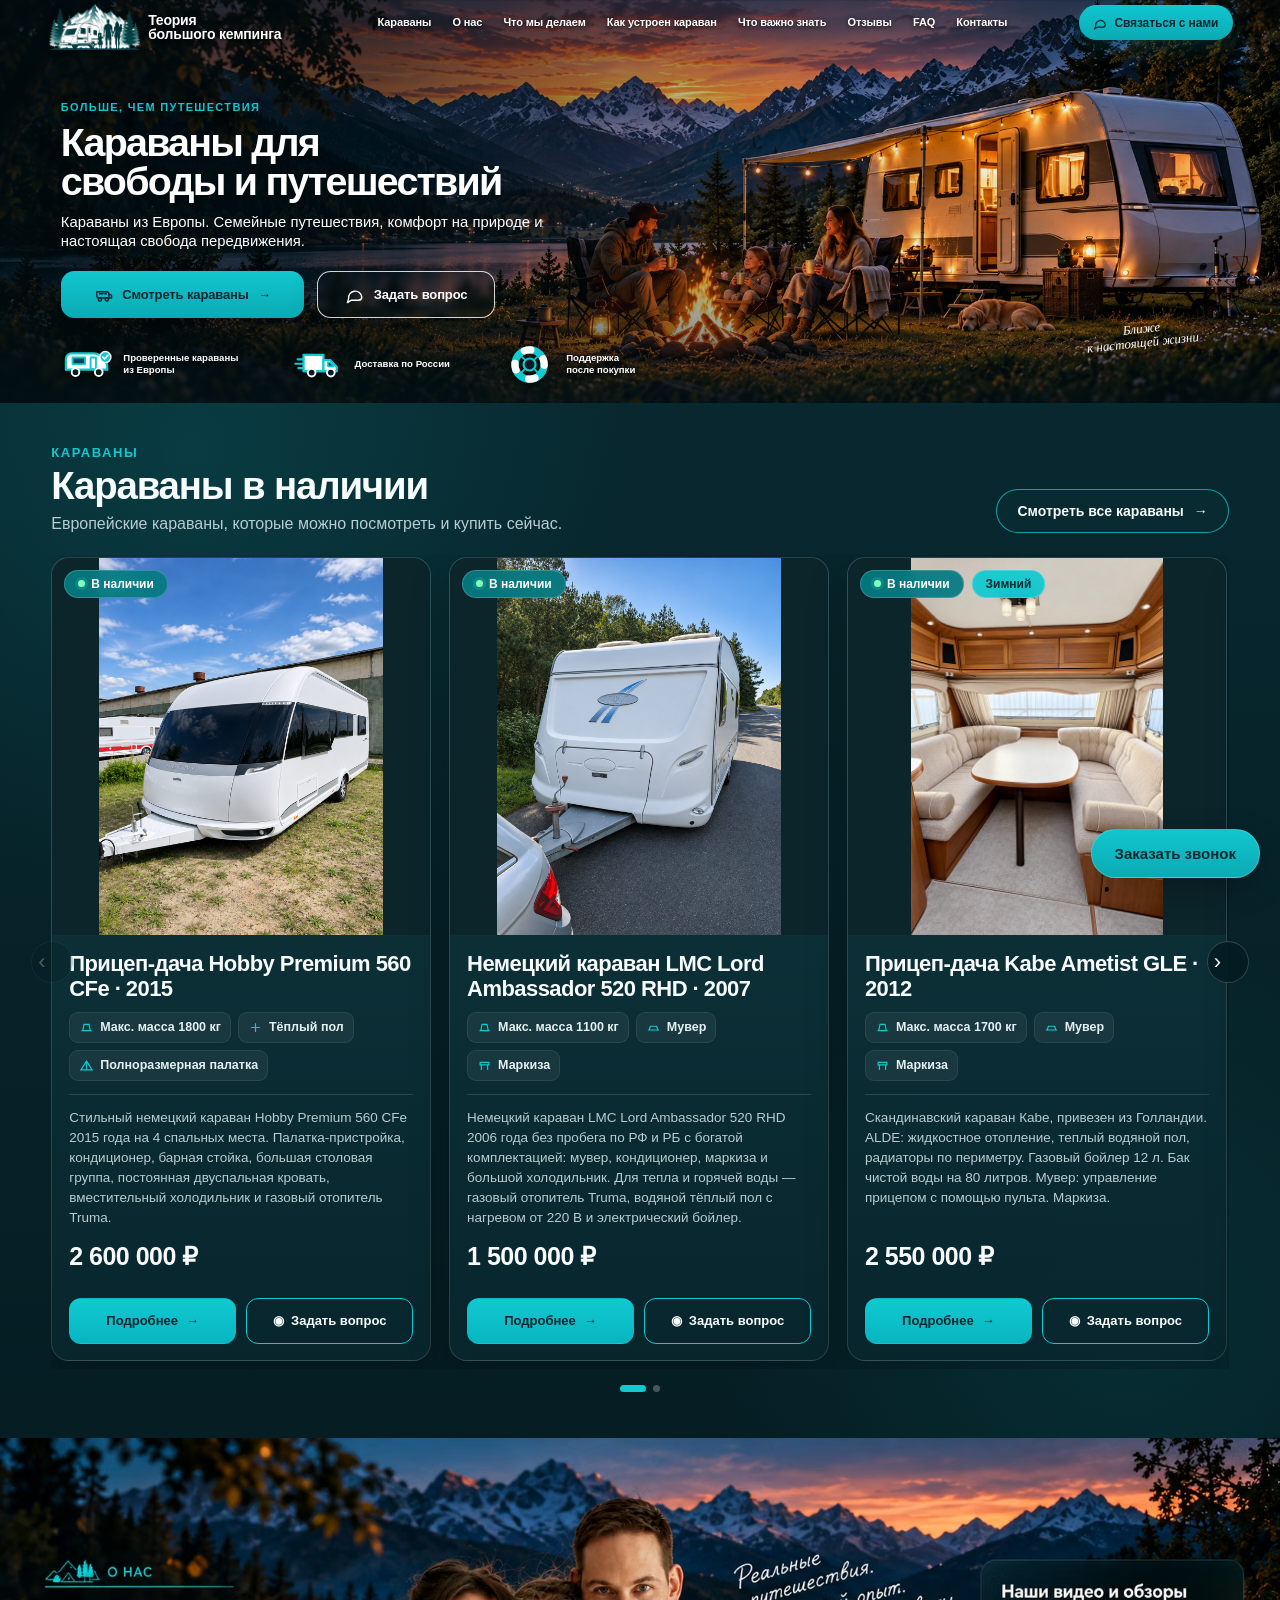
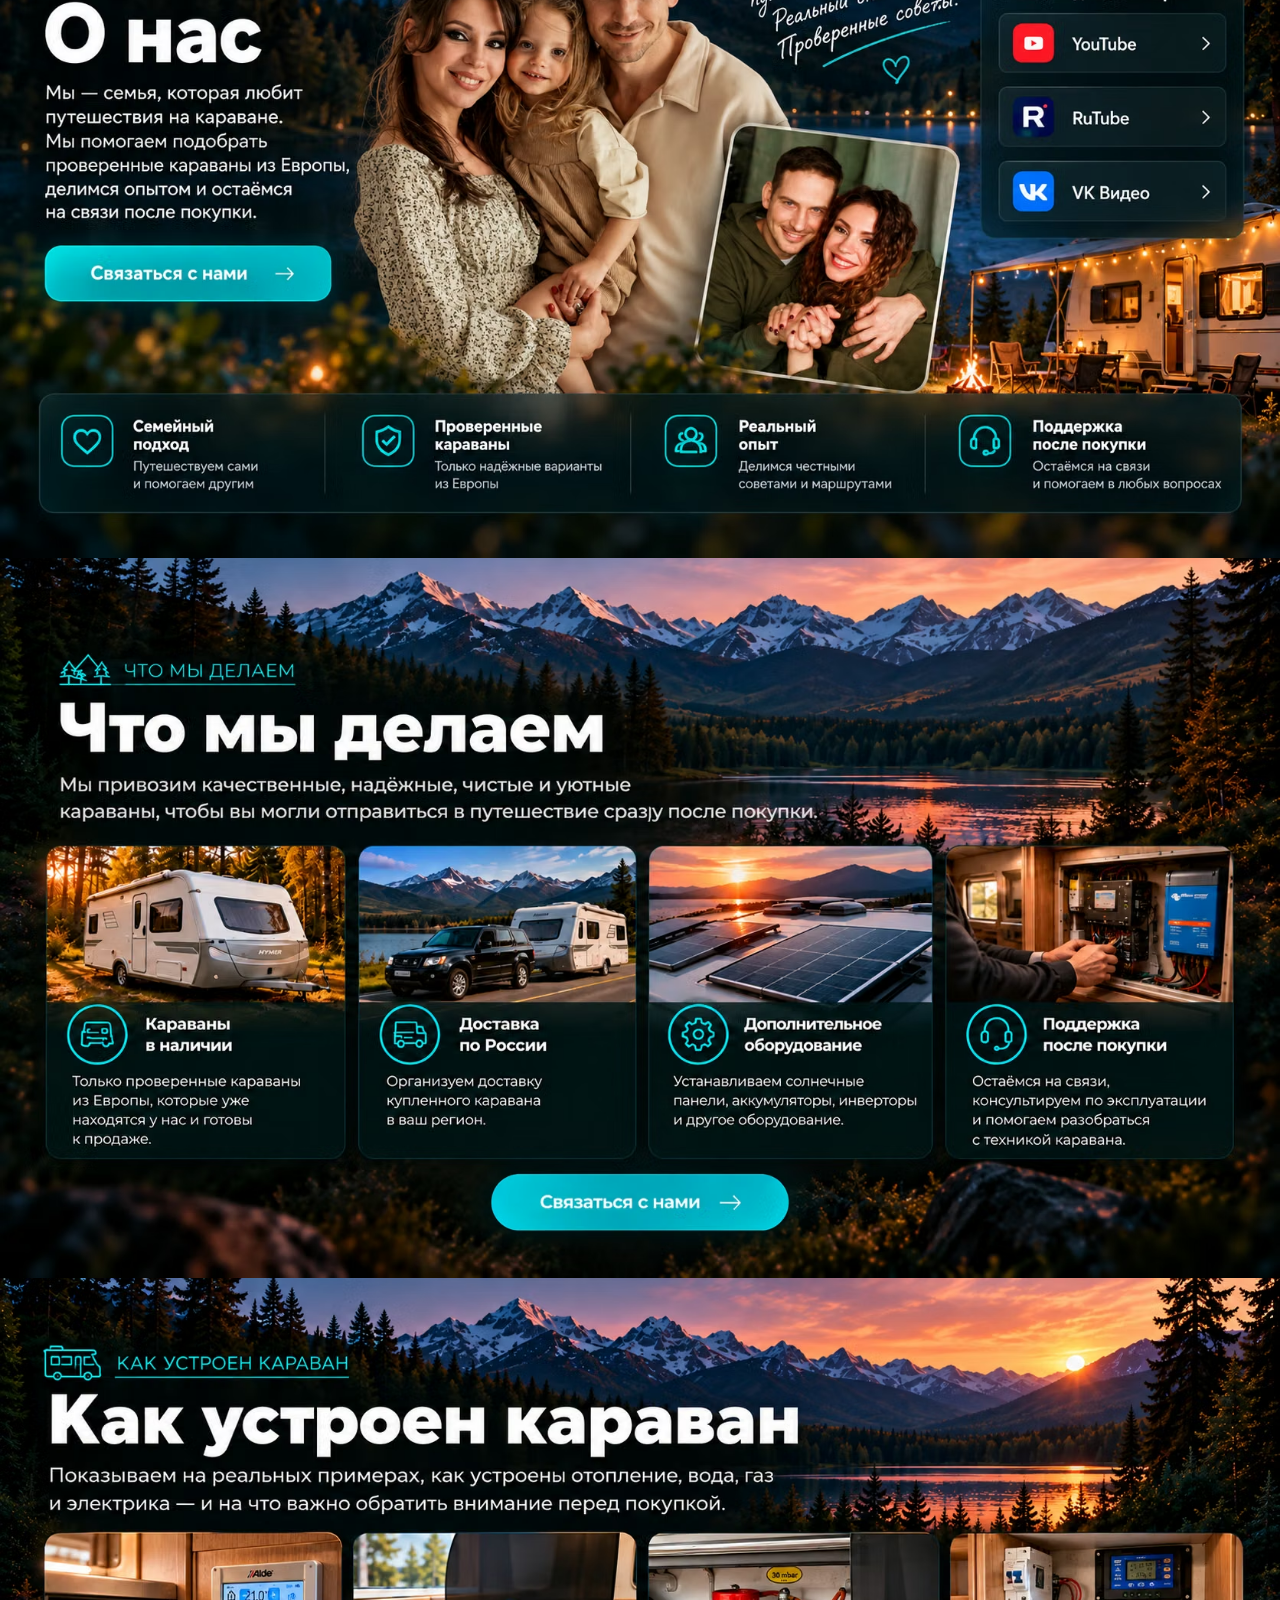
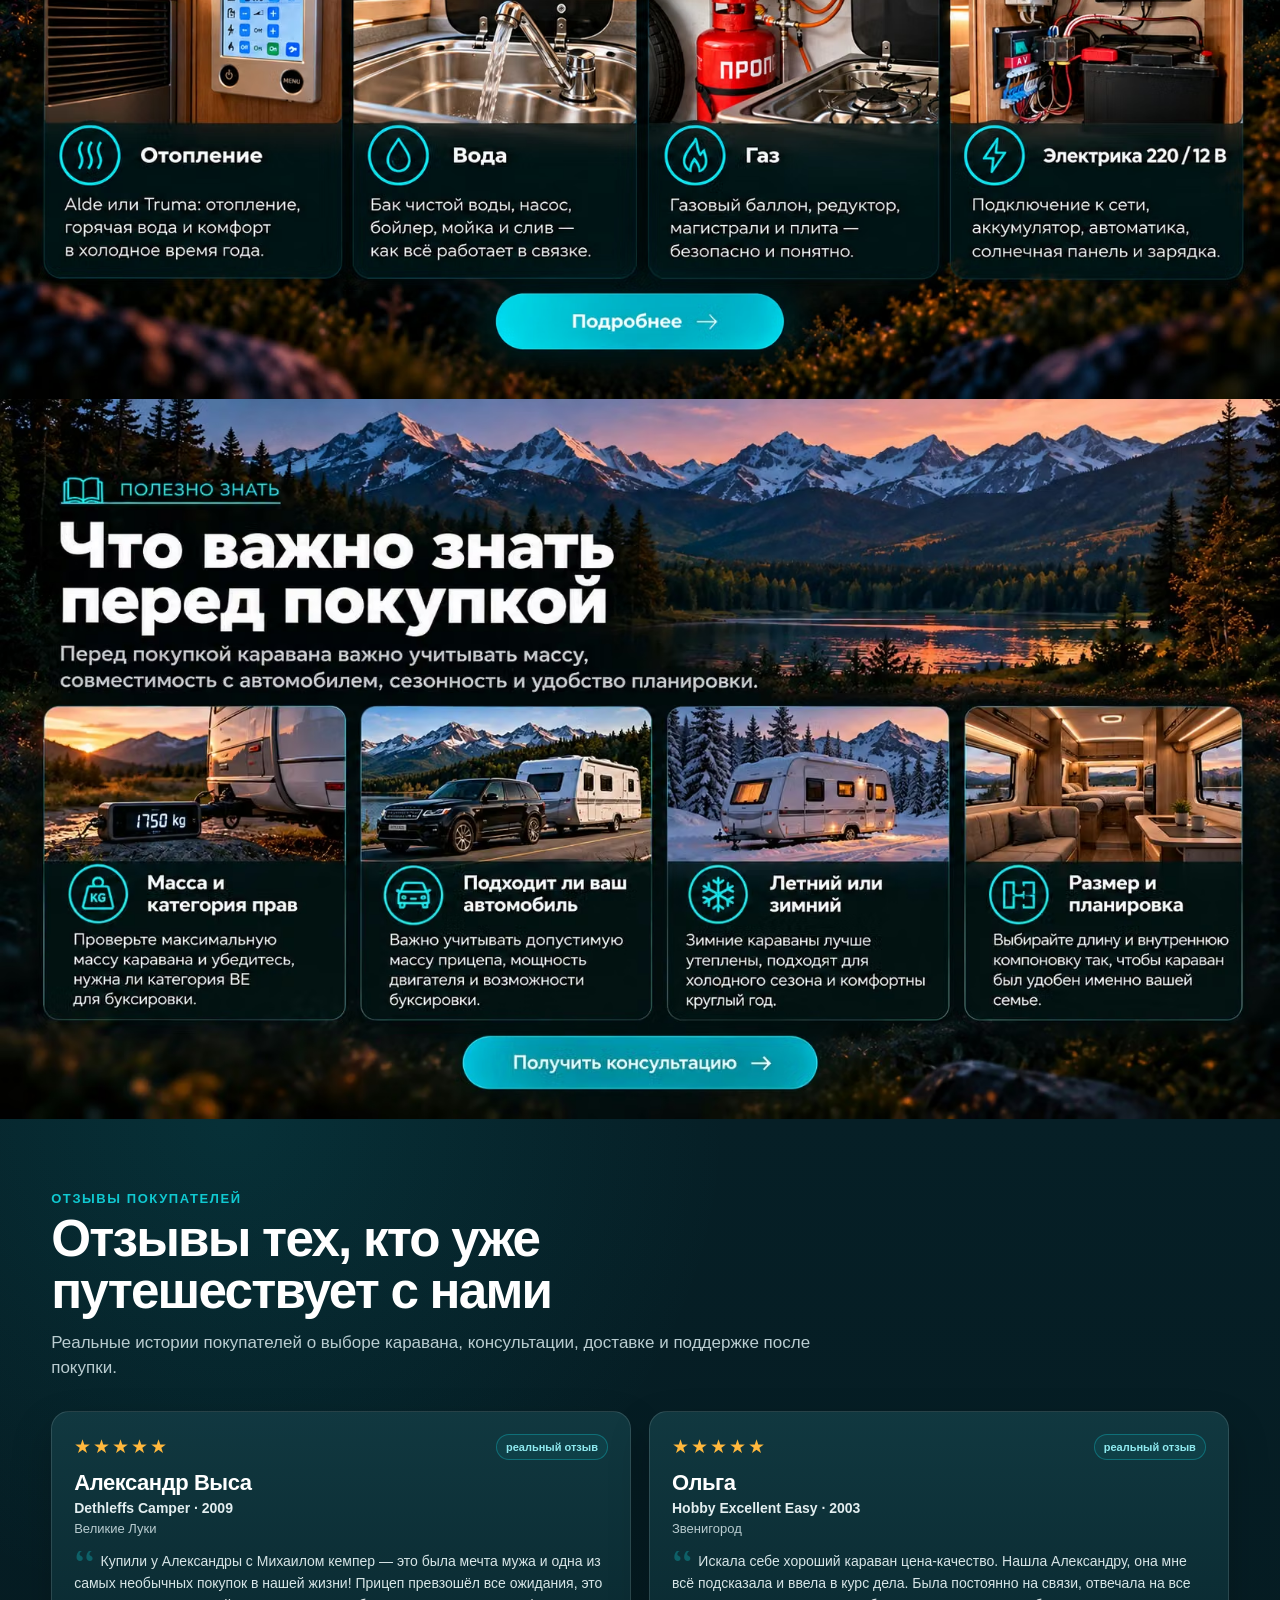
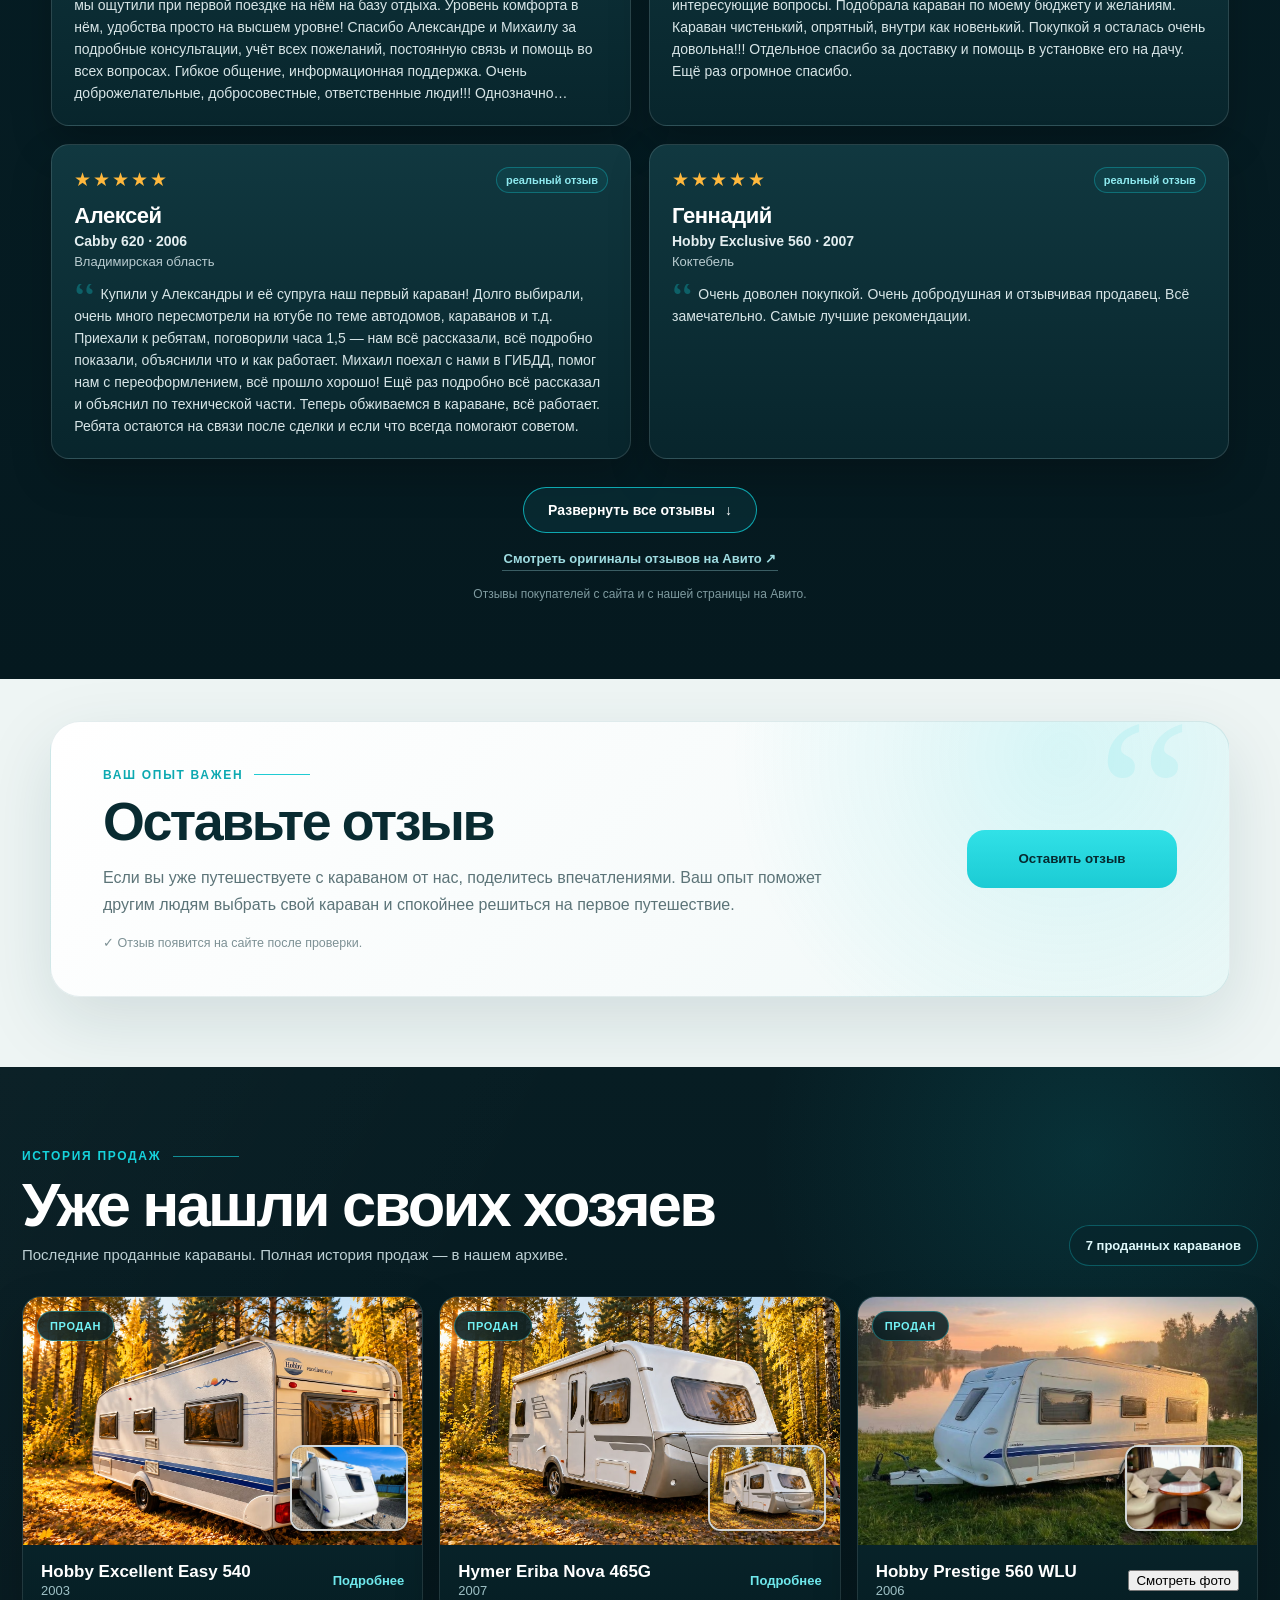
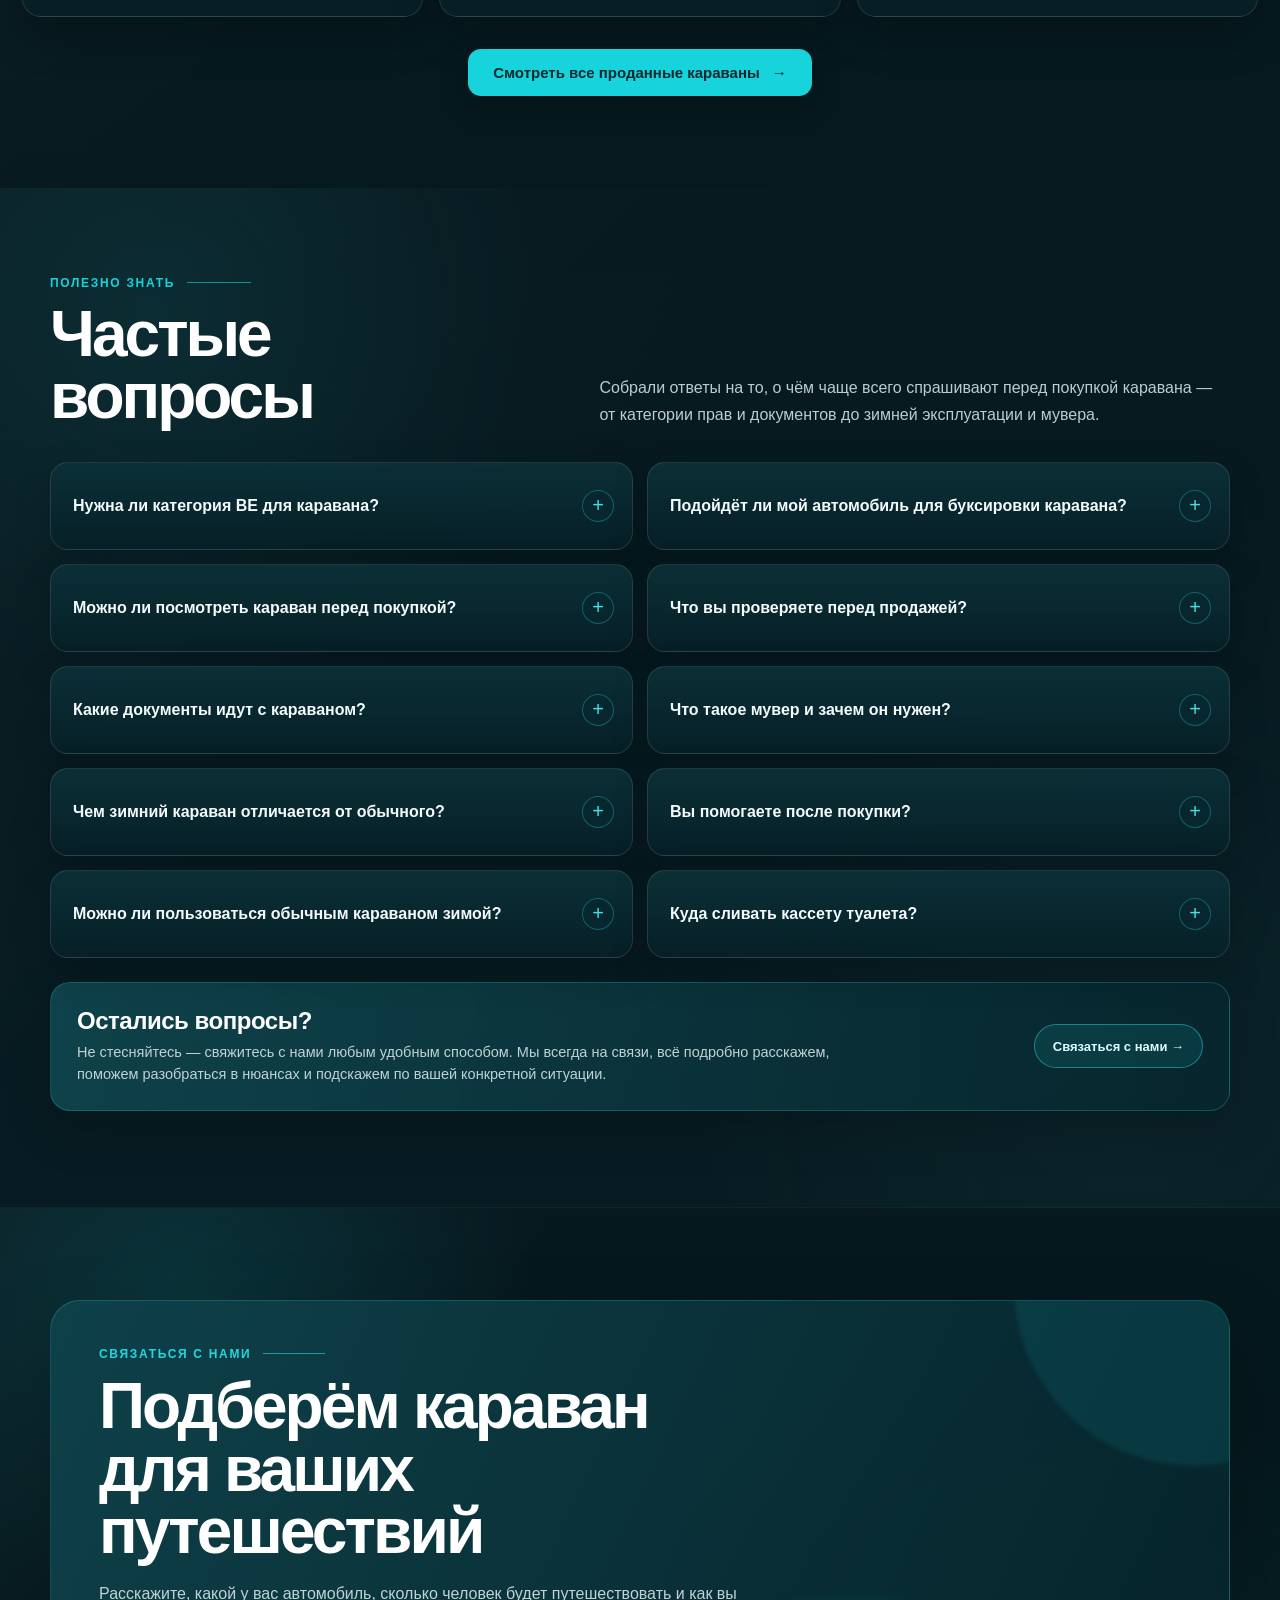
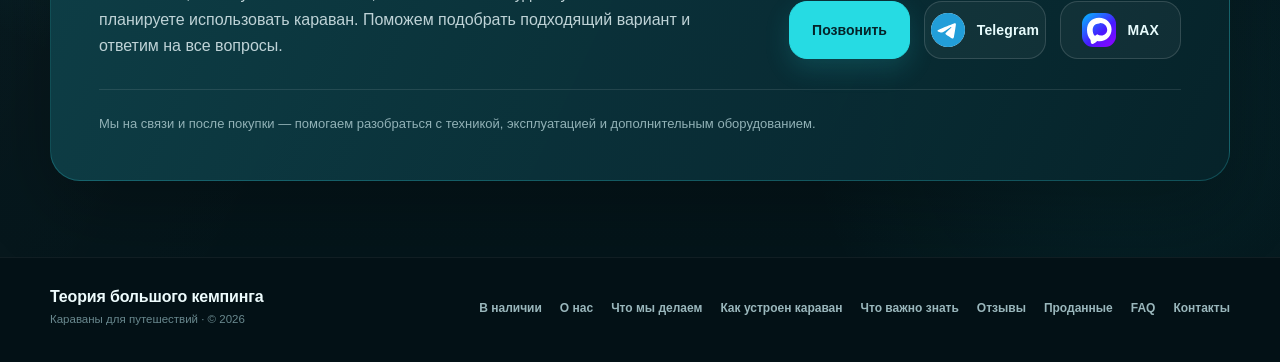
<file: index.html>
<!DOCTYPE html>

<html lang="ru">
<head>
  
<!-- Yandex.Metrika counter -->
<script type="text/javascript">
(function(m,e,t,r,i,k,a){
    m[i]=m[i]||function(){(m[i].a=m[i].a||[]).push(arguments)};
    m[i].l=1*new Date();
    for (var j = 0; j < document.scripts.length; j++) {
        if (document.scripts[j].src === r) { return; }
    }
    k=e.createElement(t);
    a=e.getElementsByTagName(t)[0];
    k.async=1;
    k.src=r;
    a.parentNode.insertBefore(k,a);
})(window, document, 'script',
'https://mc.webvisor.org/metrika/tag_ww.js?id=111944756', 'ym');

ym(111944756, 'init', {
    ssr: true,
    webvisor: true,
    clickmap: true,
    referrer: document.referrer,
    url: location.href,
    accurateTrackBounce: true,
    trackLinks: true
});
</script>
<noscript>
<div>
    <img src="https://mc.yandex.ru/watch/111944756"
         style="position:absolute; left:-9999px;" alt="" />
</div>
</noscript>
<!-- /Yandex.Metrika counter -->
<meta charset="utf-8"/>
<meta content="width=device-width, initial-scale=1" name="viewport"/>
<title>Теория большого кемпинга — караваны из Европы</title>
<style>

:root{
  --cyan:#11c6cf;
  --cyan-dark:#0baab3;
  --white:#ffffff;
  --ink:#06272d;
}
*{box-sizing:border-box}
html{scroll-behavior:smooth}
body{
  margin:0;
  background:#061b21;
  color:#fff;
  font-family:Arial,Helvetica,sans-serif;
}
.hero{
  position:relative;
  width:100%;
  aspect-ratio:1358/428;
  min-height:390px;
  overflow:hidden;
  background:
    linear-gradient(90deg,rgba(1,13,17,.73) 0%,rgba(1,13,17,.58) 28%,rgba(1,13,17,.24) 52%,rgba(1,13,17,.03) 76%),
    linear-gradient(180deg,rgba(1,12,16,.30) 0%,rgba(1,12,16,.01) 28%,rgba(1,12,16,.02) 69%,rgba(1,12,16,.60) 100%),
    url('assets-01/img_f44511586b824b17df58.avif') center 50% / cover no-repeat;
}
.hero::after{
  content:"";
  position:absolute;
  left:0;right:0;bottom:0;
  height:19%;
  pointer-events:none;
  background:linear-gradient(180deg,transparent,rgba(3,22,27,.36));
}
.stage{position:absolute;inset:0;z-index:1}

/* HEADER — geometry locked to the approved reference */
.brand{
  position:absolute;
  left:3.8%; top:1.1%;
  width:19.8%; height:11.2%;
  display:flex; align-items:center;
  gap:.65vw;
  text-decoration:none; color:#fff;
}
.brand img{
  width:36%; height:100%;
  object-fit:contain;
  flex:0 0 auto;
  filter:drop-shadow(0 1px 3px rgba(0,0,0,.35));
}
.brand-copy{
  display:flex; flex-direction:column;
  justify-content:center;
  font-size:1.02vw;
  line-height:1.03;
  font-weight:800;
  letter-spacing:-.015em;
  text-shadow:0 1px 4px rgba(0,0,0,.8);
  white-space:nowrap;
}
.nav{
  position:absolute;
  left:29.5%; top:2.55%;
  width:49.2%; height:6%;
  display:flex; align-items:center; justify-content:space-between;
  gap:1.2vw;
}
.nav a{
  color:#fff;
  text-decoration:none;
  font-size:.75vw;
  line-height:1;
  font-weight:700;
  white-space:nowrap;
  text-shadow:0 1px 4px rgba(0,0,0,.78);
}
.nav a:hover{color:var(--cyan)}
.top-contact{
  position:absolute;
  right:3.7%; top:1.3%;
  min-width:12.0%; height:8.7%;
  padding:0 1.2vw;
  border-radius:999px;
  display:flex; align-items:center; justify-content:center;
  gap:.55vw;
  background:linear-gradient(180deg,var(--cyan),var(--cyan-dark));
  color:var(--ink);
  text-decoration:none;
  font-size:.78vw;
  font-weight:800;
  box-shadow:0 5px 16px rgba(17,198,207,.18);
}
.top-contact svg{width:1.05vw;height:1.05vw;stroke:currentColor;fill:none;stroke-width:2.1}

/* COPY */
.kicker{
  position:absolute;
  left:4.75%; top:25.1%;
  color:var(--cyan);
  font-size:.86vw;
  font-weight:900;
  letter-spacing:.12em;
  text-transform:uppercase;
  text-shadow:0 1px 4px rgba(0,0,0,.6);
}
.title{
  position:absolute;
  left:4.75%; top:30.5%;
  width:43.8%;
  margin:0;
  color:#fff;
  font-size:3.08vw;
  line-height:.99;
  letter-spacing:-.045em;
  font-weight:900;
  text-shadow:0 2px 9px rgba(0,0,0,.53);
}
.subtitle{
  position:absolute;
  left:4.75%; top:52.7%;
  width:40.4%;
  margin:0;
  color:#fff;
  font-size:1.16vw;
  line-height:1.28;
  font-weight:500;
  text-shadow:0 1px 6px rgba(0,0,0,.78);
}
.actions{
  position:absolute;
  left:4.75%; top:67.3%;
  display:flex;
  align-items:center;
  gap:1.05vw;
}
.btn{
  height:11.9%; min-height:47px;
  display:flex; align-items:center; justify-content:center;
  gap:.72vw;
  border-radius:1.05vw;
  padding:0 1.45vw;
  font-size:.88vw;
  font-weight:800;
  text-decoration:none;
  white-space:nowrap;
}
.btn svg{width:1.50vw;height:1.50vw;stroke:currentColor;fill:none;stroke-width:1.75;stroke-linecap:round;stroke-linejoin:round}
.btn-primary{
  min-width:19.0vw;
  color:var(--ink);
  background:linear-gradient(180deg,var(--cyan),var(--cyan-dark));
  box-shadow:0 6px 17px rgba(17,198,207,.18);
}
.btn-secondary{
  min-width:13.9vw;
  color:#fff;
  border:1.5px solid rgba(255,255,255,.82);
  background:rgba(2,22,27,.22);
  backdrop-filter:blur(3px);
}

/* NOTE */
.note{
  position:absolute;
  right:4.25%; top:83.2%;
  transform:translateY(-50%) rotate(-6deg);
  width:13%;
  color:#fff;
  font-family:"Comic Sans MS","Segoe Print",cursive;
  font-style:italic;
  font-size:1.02vw;
  line-height:1.08;
  text-align:center;
  text-shadow:0 2px 6px rgba(0,0,0,.8);
}

/* BENEFITS — same visual language as approved mockup */
.perks{
  position:absolute;
  left:4.7%; bottom:4.7%;
  display:flex;
  align-items:center;
  gap:4.15vw;
  z-index:2;
}
.perk{
  display:flex;
  align-items:center;
  gap:.78vw;
}
.perk-icon{
  width:4.15vw; height:3.20vw;
  min-width:52px; min-height:40px;
  display:flex;
  align-items:center;
  justify-content:center;
  flex:0 0 auto;
}
.perk-icon img,.perk-icon svg{
  display:block;
  width:100%; height:100%;
  object-fit:contain;
  filter:drop-shadow(0 2px 5px rgba(0,0,0,.45));
}
.perk-text{
  color:#fff;
  font-size:.75vw;
  line-height:1.24;
  font-weight:700;
  white-space:nowrap;
  text-shadow:0 1px 5px rgba(0,0,0,.85);
}

/* Mobile is separate responsive composition, while preserving the same style. */
@media (max-width:900px){
  .hero{
    aspect-ratio:auto;
    min-height:720px;
    background:
      linear-gradient(90deg,rgba(1,13,17,.87) 0%,rgba(1,13,17,.72) 54%,rgba(1,13,17,.22) 100%),
      linear-gradient(180deg,rgba(1,12,16,.28),rgba(1,12,16,.05) 65%,rgba(1,12,16,.65)),
      url('assets-01/img_f44511586b824b17df58.avif') 68% center / auto 100% no-repeat;
  }
  .brand{left:5%;top:2%;width:59%;height:8%}
  .brand img{width:30%}
  .brand-copy{font-size:15px}
  .nav,.top-contact{display:none}
  .kicker{left:5%;top:18%;font-size:11px}
  .title{left:5%;top:23%;width:90%;font-size:42px;line-height:1.01}
  .subtitle{left:5%;top:42%;width:88%;font-size:16px;line-height:1.35}
  .actions{left:5%;top:56%;display:grid;gap:12px}
  .btn{width:300px;height:54px;border-radius:12px;font-size:14px}
  .btn svg{width:20px;height:20px}
  .perks,.note{display:none}
}


.stock-section{--bg:#08282f;--bg-deep:#051d23;--card:#10353d;--accent:#10c9d1;--accent-2:#08b5c0;--text:#f7fbfc;--muted:#b9ccd0;--line:rgba(255,255,255,.13);--radius:18px;position:relative;overflow:hidden;padding:42px 0 46px;background:radial-gradient(circle at 15% 5%,rgba(18,201,209,.12),transparent 30%),radial-gradient(circle at 88% 90%,rgba(18,201,209,.09),transparent 28%),linear-gradient(180deg,var(--bg),var(--bg-deep));color:var(--text)}
.stock-section .wrap{width:min(1380px,92vw);margin:0 auto}
.stock-section .section-head{display:flex;align-items:flex-end;justify-content:space-between;gap:24px;margin-bottom:22px}
.stock-section .eyebrow{font-size:13px;font-weight:800;letter-spacing:.12em;text-transform:uppercase;color:var(--accent);margin-bottom:6px}
.stock-section h2{margin:0;font-size:clamp(30px,3vw,46px);line-height:1.02;letter-spacing:-.03em}
.stock-section .section-subtitle{margin:9px 0 0;color:var(--muted);font-size:16px;max-width:700px}
.stock-section .all-link{display:inline-flex;align-items:center;gap:10px;padding:13px 20px;border:1px solid rgba(18,201,209,.75);border-radius:999px;color:var(--text);text-decoration:none;font-weight:700;font-size:14px;background:rgba(10,45,52,.65)}
.stock-section .carousel-shell{position:relative}
.stock-section .cards{display:grid;grid-auto-flow:column;grid-auto-columns:calc((100% - 36px)/3);gap:18px;overflow-x:auto;scroll-snap-type:x mandatory;scrollbar-width:none;padding:2px 1px 8px}
.stock-section .cards::-webkit-scrollbar{display:none}
.stock-section .card{min-width:0;scroll-snap-align:start;border:1px solid var(--line);background:linear-gradient(180deg,rgba(17,57,65,.98),rgba(8,38,45,.98));border-radius:var(--radius);overflow:hidden;box-shadow:0 18px 40px rgba(0,0,0,.22);display:flex;flex-direction:column}
.stock-section .photo{position:relative;aspect-ratio:16/9;background:#0a2026;overflow:hidden}
.stock-section .photo img{width:100%;height:100%;display:block;object-fit:cover}
.stock-section .badge-row{position:absolute;left:12px;top:12px;display:flex;gap:8px;flex-wrap:wrap}
.stock-section .badge{display:inline-flex;align-items:center;gap:6px;width:auto;min-width:max-content;white-space:nowrap;border-radius:999px;padding:7px 13px;font-size:12px;line-height:1;font-weight:800;background:rgba(6,123,130,.94);color:#fff;border:1px solid rgba(255,255,255,.18);backdrop-filter:blur(6px)}
.stock-section .badge.type-winter{background:rgba(18,201,209,.94);color:#042a30}
.stock-section .dot{width:7px;height:7px;border-radius:50%;background:#7dffbf;box-shadow:0 0 0 3px rgba(125,255,191,.12)}
.stock-section .body{min-width:0;padding:17px 17px 16px;display:flex;flex-direction:column;flex:1}
.stock-section .model{max-width:100%;overflow-wrap:anywhere;word-break:normal;font-size:22px;line-height:1.1;font-weight:850;letter-spacing:-.025em;margin:0 0 11px}
.stock-section .feature-strip{min-width:0;display:flex;flex-wrap:wrap;align-content:flex-start;gap:7px;margin:0 0 13px;min-height:69px}
.stock-section .feature{max-width:100%;overflow-wrap:anywhere;display:inline-flex;align-items:center;gap:6px;min-height:31px;padding:6px 9px;border-radius:9px;background:rgba(255,255,255,.055);border:1px solid rgba(255,255,255,.08);font-size:12.5px;font-weight:720;color:#e5f0f2;white-space:nowrap}
.stock-section .feature svg{width:15px;height:15px;stroke:var(--accent);stroke-width:1.9;fill:none;flex:0 0 auto}
.stock-section .template-text{max-width:100%;white-space:normal;overflow-wrap:anywhere;word-break:normal;margin:0 0 14px;padding-top:13px;border-top:1px solid var(--line);color:var(--muted);font-size:13.5px;line-height:1.48;min-height:116px}
.stock-section .price{font-size:25px;font-weight:900;letter-spacing:-.02em;margin:auto 0 15px}
.stock-section .actions{min-width:0;display:grid;grid-template-columns:1.15fr 1fr;gap:10px;position:static}
.stock-section .btn{min-width:0;max-width:100%;white-space:normal;text-align:center;min-height:44px;height:auto;border-radius:12px;border:1px solid var(--accent);padding:10px 12px;font-weight:800;font-size:13px;text-decoration:none;display:flex;align-items:center;justify-content:center;gap:8px}
.stock-section .btn.primary{background:linear-gradient(180deg,var(--accent),var(--accent-2));color:#052329;border-color:transparent}
.stock-section .btn.secondary{background:transparent;color:var(--text)}
.stock-section .nav{position:absolute;top:50%;transform:translateY(-50%);z-index:3;width:42px;height:42px;border-radius:50%;border:1px solid rgba(255,255,255,.18);background:rgba(5,28,34,.92);color:white;font-size:22px;display:grid;place-items:center;cursor:pointer;left:auto}
.stock-section .nav.prev{left:-20px}.stock-section .nav.next{right:-20px}.stock-section .nav:disabled{opacity:.28}
.stock-section .pager{display:flex;justify-content:center;gap:7px;margin-top:16px}.stock-section .pager span{width:7px;height:7px;border-radius:999px;background:rgba(255,255,255,.26)}.stock-section .pager span.active{width:26px;background:var(--accent)}
@media(max-width:980px){.stock-section .cards{grid-auto-columns:calc((100% - 18px)/2)}.stock-section .nav{display:none}}
@media(max-width:680px){.stock-section{padding:32px 0}.stock-section .section-head{align-items:flex-start;flex-direction:column}.stock-section .cards{grid-auto-columns:88%}.stock-section .template-text{min-height:auto}.stock-section .actions{grid-template-columns:1fr}}


/* BLOCK 03 — О нас: зафиксированный утверждённый дизайн */
.about-approved{
  position:relative;
  width:100%;
  background:#071c22;
  overflow:hidden;
}
.about-approved__visual{
  display:block;
  width:100%;
  height:auto;
}
.about-approved__link{
  position:absolute;
  display:block;
  border-radius:14px;
  text-indent:-9999px;
  overflow:hidden;
  z-index:2;
}
/* Координаты рассчитаны по утверждённому макету 1648×928 */
.about-approved__contact{
  left:3.5%;
  top:56.6%;
  width:22.2%;
  height:8.0%;
}
.about-approved__youtube{
  left:77.9%;
  top:24.3%;
  width:17.7%;
  height:8.5%;
}
.about-approved__rutube{
  left:77.9%;
  top:34.5%;
  width:17.7%;
  height:8.5%;
}
.about-approved__vk{
  left:77.9%;
  top:44.9%;
  width:17.7%;
  height:8.5%;
}
.about-approved__link:focus-visible{
  outline:3px solid #19d0d8;
  outline-offset:2px;
}
@media(max-width:700px){
  .about-approved{
    overflow-x:auto;
  }
  .about-approved__inner{
    min-width:980px;
    position:relative;
  }
}


/* BLOCK 04 — Что мы делаем: зафиксированный утверждённый дизайн */
.services-approved{
  position:relative;
  width:100%;
  background:#071c22;
  overflow:hidden;
}
.services-approved__inner{
  position:relative;
  width:100%;
}
.services-approved__visual{
  display:block;
  width:100%;
  height:auto;
}
.services-approved__contact{
  position:absolute;
  left:38.2%;
  top:84.4%;
  width:23.4%;
  height:7.7%;
  border-radius:999px;
  z-index:2;
  text-indent:-9999px;
  overflow:hidden;
}
.services-approved__contact:focus-visible{
  outline:3px solid #19d0d8;
  outline-offset:3px;
}
.services-approved__semantic{
  position:absolute;
  width:1px;
  height:1px;
  padding:0;
  margin:-1px;
  overflow:hidden;
  clip:rect(0,0,0,0);
  white-space:nowrap;
  border:0;
}
@media(max-width:700px){
  .services-approved{overflow-x:auto}
  .services-approved__inner{
    min-width:980px;
  }
}


/* BLOCK 05 — Как устроен караван: утверждённый визуальный дизайн */
.how-approved{
  position:relative;
  width:100%;
  background:#061b21;
  overflow:hidden;
}
.how-approved__inner{
  position:relative;
  width:100%;
}
.how-approved__visual{
  display:block;
  width:100%;
  height:auto;
}
.how-approved__more{
  position:absolute;
  left:38.1%;
  top:84.1%;
  width:23.8%;
  height:8.4%;
  border-radius:999px;
  z-index:3;
  text-indent:-9999px;
  overflow:hidden;
}
.how-approved__more:focus-visible{
  outline:3px solid #12cbd3;
  outline-offset:3px;
}
.how-approved__semantic{
  position:absolute;
  width:1px;
  height:1px;
  padding:0;
  margin:-1px;
  overflow:hidden;
  clip:rect(0,0,0,0);
  white-space:nowrap;
  border:0;
}
@media(max-width:700px){
  .how-approved{
    overflow-x:auto;
  }
  .how-approved__inner{
    min-width:980px;
  }
}


/* ===== Block 7: reviews ===== */
.reviews-section{
  --review-bg:#08282f;--review-card:#10353d;--review-accent:#10c9d1;--review-text:#f7fbfc;--review-muted:#b9ccd0;
  position:relative;overflow:hidden;padding:72px 0 78px;
  background:
    radial-gradient(circle at 18% 0%,rgba(16,201,209,.10),transparent 32%),
    linear-gradient(180deg,#061f26 0%,#05191f 100%);
}
.reviews-section .reviews-wrap{width:min(1380px,92vw);margin:0 auto}
.reviews-section .reviews-head{max-width:820px;margin-bottom:30px}
.reviews-section .reviews-eyebrow{font-size:13px;font-weight:800;letter-spacing:.12em;text-transform:uppercase;color:var(--review-accent);margin-bottom:7px}
.reviews-section h2{margin:0;font-size:clamp(34px,4vw,54px);line-height:1.02;letter-spacing:-.035em}
.reviews-section .reviews-subtitle{margin:12px 0 0;color:var(--review-muted);font-size:17px;line-height:1.5;max-width:780px}
.reviews-grid{display:grid;grid-template-columns:repeat(2,minmax(0,1fr));gap:18px}
.review-card{min-width:0;overflow:hidden;border-radius:18px;border:1px solid rgba(255,255,255,.13);background:linear-gradient(180deg,rgba(17,57,65,.98),rgba(8,38,45,.98));box-shadow:0 18px 40px rgba(0,0,0,.22);display:block}
.review-photo{display:none!important}
.review-photo img{display:none!important}
.review-photo:after{display:none!important}
.review-content{padding:22px 22px 20px;display:flex;flex-direction:column;min-width:0}
.review-topline{display:flex;align-items:center;justify-content:space-between;gap:12px;margin-bottom:11px}
.review-stars{color:#ffb83d;letter-spacing:2px;font-size:19px;white-space:nowrap}
.review-source{font-size:11px;font-weight:800;color:#8feaf0;border:1px solid rgba(16,201,209,.35);background:rgba(16,201,209,.07);border-radius:999px;padding:6px 9px;white-space:nowrap}
.review-person{font-size:22px;font-weight:850;line-height:1.12;letter-spacing:-.02em;margin:0 0 4px}
.review-model{font-size:14px;color:#e3eef0;font-weight:700;line-height:1.4;margin-bottom:2px}
.review-place{font-size:13px;color:var(--review-muted);margin-bottom:15px}
.review-text{position:relative;margin:0;color:#d7e5e7;font-size:14px;line-height:1.57;display:-webkit-box;-webkit-line-clamp:7;-webkit-box-orient:vertical;overflow:hidden}
.review-text:before{content:"“";font-size:48px;line-height:0;color:rgba(16,201,209,.32);vertical-align:-15px;margin-right:5px;font-family:Georgia,serif}
.reviews-section.expanded .review-text{-webkit-line-clamp:unset;display:block;overflow:visible}
.reviews-actions{display:flex;flex-direction:column;align-items:center;justify-content:center;gap:14px;margin-top:28px}
.reviews-more{appearance:none;border:1px solid rgba(16,201,209,.8);background:rgba(9,47,54,.72);color:#fff;border-radius:999px;padding:14px 24px;font:800 14px Arial,Helvetica,sans-serif;cursor:pointer;transition:.2s ease;display:inline-flex;align-items:center;gap:10px}
.reviews-more:hover{background:rgba(16,201,209,.13);transform:translateY(-1px)}
.reviews-more .chev{display:inline-block;transition:transform .2s ease}
.reviews-section.expanded .reviews-more .chev{transform:rotate(180deg)}

.reviews-avito{display:inline-flex;align-items:center;gap:7px;color:#9fdce1;font-size:13px;font-weight:700;text-decoration:none;padding:4px 2px;border-bottom:1px solid rgba(159,220,225,.35);transition:.2s ease}
.reviews-avito:hover{color:#d8f9fb;border-bottom-color:rgba(216,249,251,.8);transform:translateY(-1px)}
.reviews-avito.is-placeholder{opacity:.82;cursor:default}
.reviews-proof{margin-top:16px;text-align:center;color:#7f9ba0;font-size:12px}
@media(max-width:980px){.reviews-grid{grid-template-columns:1fr}}
@media(max-width:680px){
  .reviews-section{padding:52px 0 58px}.reviews-section .reviews-wrap{width:min(92vw,1380px)}
  .review-content{padding:18px}.review-person{font-size:20px}.review-text{font-size:13.5px;-webkit-line-clamp:6}
  .reviews-section h2{font-size:36px}.reviews-section .reviews-subtitle{font-size:15px}
}


/* BLOCK 08 — Уже нашли своих хозяев */
.sold-section{position:relative;padding:82px 0 92px;overflow:hidden;background:radial-gradient(circle at 85% 12%,rgba(17,198,207,.12),transparent 26%),linear-gradient(180deg,#071d23 0%,#06191f 100%)}
.sold-section:before{content:"";position:absolute;inset:0;pointer-events:none;background:linear-gradient(120deg,rgba(255,255,255,.018),transparent 36%)}
.sold-wrap{position:relative;z-index:1;width:min(1280px,calc(100% - 44px));margin:0 auto}
.sold-kicker{display:flex;align-items:center;gap:12px;color:#16d3dc;font-size:12px;font-weight:800;letter-spacing:.14em;text-transform:uppercase;margin-bottom:12px}.sold-kicker:after{content:"";width:66px;height:1px;background:#16d3dc;opacity:.62}
.sold-head{display:flex;align-items:flex-end;justify-content:space-between;gap:30px;margin-bottom:30px}.sold-head h2{margin:0 0 8px;font-size:clamp(38px,4.8vw,62px);line-height:.98;letter-spacing:-.045em}.sold-head p{margin:0;color:#bdd0d4;max-width:610px;font-size:15px;line-height:1.55}
.sold-count{flex:0 0 auto;padding:12px 16px;border-radius:999px;border:1px solid rgba(22,211,220,.30);background:rgba(7,36,43,.62);color:#dff9fb;font-size:13px;font-weight:700}
.sold-grid{display:grid;grid-template-columns:repeat(6,minmax(0,1fr));gap:16px}.sold-card{min-width:0;overflow:hidden;border:1px solid rgba(255,255,255,.11);border-radius:19px;background:linear-gradient(180deg,rgba(14,50,58,.96),rgba(6,31,37,.98));box-shadow:0 18px 44px rgba(0,0,0,.23)}
.sold-card:nth-child(1),.sold-card:nth-child(2),.sold-card:nth-child(3){grid-column:span 2}.sold-card:nth-child(4),.sold-card:nth-child(5){grid-column:span 3}
.sold-media{position:relative;height:248px;overflow:hidden;background:#061a20}.sold-main{display:block;width:100%;height:100%;object-fit:cover;transition:transform .4s ease,opacity .25s ease}.sold-card:hover .sold-main{transform:scale(1.018)}
.sold-badge{position:absolute;top:14px;left:14px;z-index:3;padding:8px 12px;border-radius:999px;background:rgba(5,28,34,.86);border:1px solid rgba(47,228,236,.36);backdrop-filter:blur(9px);color:#72f2f6;font-size:11px;font-weight:900;letter-spacing:.06em;text-transform:uppercase}
.sold-thumb{position:absolute;right:14px;bottom:14px;z-index:4;width:118px;height:86px;padding:0;overflow:hidden;border-radius:13px;border:2px solid rgba(255,255,255,.82);background:#071d22;cursor:pointer;box-shadow:0 9px 26px rgba(0,0,0,.38)}.sold-thumb img{display:block;width:100%;height:100%;object-fit:cover}.sold-thumb span{position:absolute;left:7px;bottom:6px;padding:4px 7px;border-radius:999px;background:rgba(3,18,22,.78);color:#fff;font-size:9px;font-weight:800}
.sold-info{padding:17px 18px 18px;display:flex;align-items:center;justify-content:space-between;gap:14px}.sold-info h3{margin:0;font-size:17px;line-height:1.18}.sold-year{color:#9fc1c6;font-size:13px;white-space:nowrap}.sold-note{margin-top:22px;text-align:center;color:#8faeb3;font-size:12px}
@media(max-width:1000px){.sold-grid{grid-template-columns:repeat(2,minmax(0,1fr))}.sold-card:nth-child(n){grid-column:auto}.sold-card:last-child{grid-column:1/-1;max-width:620px;width:100%;justify-self:center}}
@media(max-width:680px){.sold-section{padding:62px 0 70px}.sold-wrap{width:min(100% - 28px,1280px)}.sold-head{display:block}.sold-count{display:inline-flex;margin-top:18px}.sold-grid{grid-template-columns:1fr}.sold-card:last-child{grid-column:auto;max-width:none}.sold-media{height:235px}.sold-thumb{width:108px;height:78px}}


.sold-archive-actions{display:flex;justify-content:center;margin-top:32px}.sold-archive-link{display:inline-flex;align-items:center;justify-content:center;gap:12px;padding:15px 25px;border-radius:13px;background:#16d3dc;color:#05282e;text-decoration:none;font-size:15px;font-weight:800;box-shadow:0 10px 30px rgba(0,0,0,.24);transition:background .2s,transform .2s}.sold-archive-link:hover{background:#70eff2;transform:translateY(-2px)}.sold-details-link{color:#6fe8ec;text-decoration:none;font-size:13px;font-weight:800;white-space:nowrap}.sold-details-link:hover{text-decoration:underline}.sold-empty{color:#bdd0d4}.sold-grid .sold-card:nth-child(n){grid-column:span 2}.sold-grid .sold-card:last-child{max-width:none;width:auto;justify-self:stretch}@media(max-width:1000px){.sold-grid .sold-card:nth-child(n){grid-column:auto}}@media(max-width:680px){.sold-archive-link{width:100%}}

/* BLOCK 09 — FAQ */
.faq-section{
  position:relative;
  padding:88px 0 96px;
  overflow:hidden;
  background:
    radial-gradient(circle at 12% 12%,rgba(24,208,216,.09),transparent 27%),
    radial-gradient(circle at 88% 88%,rgba(45,112,125,.09),transparent 30%),
    linear-gradient(180deg,#06191f 0%,#071c22 100%);
}
.faq-section:before{
  content:"";
  position:absolute;inset:0;
  pointer-events:none;
  background:linear-gradient(135deg,rgba(255,255,255,.018),transparent 42%);
}
.faq-wrap{
  position:relative;z-index:1;
  width:min(1180px,calc(100% - 44px));
  margin:0 auto;
}
.faq-intro{
  display:grid;
  grid-template-columns:minmax(0,.88fr) minmax(0,1.12fr);
  gap:54px;
  align-items:end;
  margin-bottom:34px;
}
.faq-kicker{
  display:flex;align-items:center;gap:12px;
  margin-bottom:13px;
  color:#16d3dc;
  font-size:12px;font-weight:800;
  letter-spacing:.14em;text-transform:uppercase;
}
.faq-kicker:after{content:"";width:64px;height:1px;background:#16d3dc;opacity:.62}
.faq-intro h2{
  margin:0;
  max-width:650px;
  font-size:clamp(40px,5vw,66px);
  line-height:.98;
  letter-spacing:-.047em;
}
.faq-intro p{
  margin:0;
  max-width:620px;
  color:#b8ced2;
  font-size:16px;
  line-height:1.65;
}
.faq-list{
  display:grid;
  grid-template-columns:repeat(2,minmax(0,1fr));
  gap:14px;
  align-items:stretch;
}
.faq-item{
  overflow:hidden;
  min-height:86px;
  border:1px solid rgba(255,255,255,.11);
  border-radius:18px;
  background:linear-gradient(180deg,rgba(12,49,57,.91),rgba(7,32,39,.94));
  box-shadow:0 14px 38px rgba(0,0,0,.18);
  transition:border-color .2s ease,background .2s ease,transform .2s ease;
}
.faq-item:hover{border-color:rgba(37,216,224,.24)}
.faq-item[open]{
  min-height:0;
  border-color:rgba(37,216,224,.30);
  background:linear-gradient(180deg,rgba(14,56,65,.97),rgba(7,35,41,.98));
}
.faq-item summary{
  list-style:none;
  position:relative;
  cursor:pointer;
  box-sizing:border-box;
  min-height:86px;
  display:flex;
  align-items:center;
  padding:18px 62px 18px 22px;
  color:#f4fbfc;
  font-size:16px;
  font-weight:760;
  line-height:1.35;
  outline:none;
}
.faq-item summary::-webkit-details-marker{display:none}
.faq-item summary:after{
  content:"+";
  position:absolute;
  right:18px;top:50%;
  width:30px;height:30px;
  transform:translateY(-50%);
  display:grid;place-items:center;
  border:1px solid rgba(39,219,226,.32);
  border-radius:50%;
  color:#42e0e6;
  background:rgba(8,40,47,.72);
  font-size:20px;font-weight:400;
  transition:transform .22s ease,background .22s ease;
}
.faq-item[open] summary:after{
  content:"−";
  background:rgba(28,188,197,.13);
}
.faq-answer{
  padding:0 22px 22px;
  color:#bfd0d4;
  font-size:14.5px;
  line-height:1.68;
}
.faq-answer p{margin:0 0 11px}
.faq-answer p:last-child{margin-bottom:0}
.faq-answer strong{color:#f3fbfc;font-weight:720}
.faq-answer ul{margin:10px 0 0 20px;padding:0}
.faq-answer li{margin:5px 0}
.faq-contact{
  margin-top:24px;
  display:grid;
  grid-template-columns:minmax(0,1fr) auto;
  gap:28px;
  align-items:center;
  padding:24px 26px;
  border:1px solid rgba(39,219,226,.24);
  border-radius:20px;
  background:
    linear-gradient(100deg,rgba(16,69,78,.92),rgba(7,38,45,.95));
  box-shadow:0 18px 50px rgba(0,0,0,.18);
}
.faq-contact h3{margin:0 0 6px;font-size:24px;letter-spacing:-.02em}
.faq-contact p{margin:0;color:#bfd2d6;font-size:14.5px;line-height:1.55;max-width:760px}
.faq-contact a{
  display:inline-flex;align-items:center;justify-content:center;
  min-height:44px;padding:0 18px;
  border-radius:999px;
  border:1px solid rgba(58,228,234,.42);
  background:rgba(28,198,207,.12);
  color:#ddfbfc;
  font-weight:780;font-size:13px;text-decoration:none;
  white-space:nowrap;
  transition:transform .2s ease,background .2s ease,border-color .2s ease;
}
.faq-contact a:hover{
  transform:translateY(-1px);
  background:rgba(28,198,207,.19);
  border-color:rgba(58,228,234,.68);
}
@media(max-width:900px){
  .faq-intro{grid-template-columns:1fr;gap:18px}
  .faq-list{grid-template-columns:1fr}
}
@media(max-width:620px){
  .faq-section{padding:66px 0 72px}
  .faq-wrap{width:min(100% - 28px,1180px)}
  .faq-item{min-height:76px}
  .faq-item summary{min-height:76px;padding:16px 56px 16px 18px;font-size:15px}
  .faq-answer{padding:0 18px 20px;font-size:14px}
  .faq-contact{grid-template-columns:1fr;padding:21px 19px;gap:18px}
  .faq-contact a{width:100%}
}



/* BLOCK 10 — Контакты + footer */
.contacts-section{
  position:relative;
  overflow:hidden;
  padding:92px 0 76px;
  background:
    radial-gradient(circle at 14% 18%,rgba(17,198,207,.15),transparent 29%),
    radial-gradient(circle at 88% 78%,rgba(17,198,207,.08),transparent 26%),
    linear-gradient(180deg,#06191f 0%,#04151a 100%);
  border-top:1px solid rgba(255,255,255,.06);
}
.contacts-section:before{
  content:"";
  position:absolute;inset:0;
  pointer-events:none;
  background:linear-gradient(118deg,rgba(255,255,255,.018),transparent 38%);
}
.contacts-wrap{
  position:relative;z-index:1;
  width:min(1180px,calc(100% - 44px));
  margin:0 auto;
}
.contacts-card{
  position:relative;
  overflow:hidden;
  padding:46px 48px;
  border:1px solid rgba(55,220,228,.23);
  border-radius:30px;
  background:
    linear-gradient(115deg,rgba(15,66,75,.95),rgba(6,35,42,.97));
  box-shadow:0 28px 72px rgba(0,0,0,.26);
}
.contacts-card:after{
  content:"";
  position:absolute;
  width:360px;height:360px;
  right:-145px;top:-195px;
  border-radius:50%;
  background:rgba(25,210,219,.10);
  filter:blur(2px);
  pointer-events:none;
}
.contacts-kicker{
  display:flex;align-items:center;gap:12px;
  margin-bottom:14px;
  color:#24d7df;
  font-size:12px;font-weight:800;
  letter-spacing:.14em;text-transform:uppercase;
}
.contacts-kicker:after{content:"";width:62px;height:1px;background:#24d7df;opacity:.62}
.contacts-grid{
  display:grid;
  grid-template-columns:minmax(0,1.24fr) minmax(320px,.76fr);
  gap:50px;
  align-items:end;
}
.contacts-copy h2{
  margin:0 0 18px;
  max-width:790px;
  font-size:clamp(40px,5vw,68px);
  line-height:.98;
  letter-spacing:-.045em;
}
.contacts-copy>p{
  margin:0;
  max-width:720px;
  color:#bfd3d7;
  font-size:16px;
  line-height:1.62;
}
.contacts-actions{
  display:grid;
  gap:12px;
}
.contact-btn{
  min-height:58px;
  padding:0 20px;
  display:flex;
  align-items:center;
  justify-content:center;
  gap:12px;
  border-radius:18px;
  text-decoration:none;
  font-size:14px;
  font-weight:800;
  transition:transform .2s ease,border-color .2s ease,background .2s ease,box-shadow .2s ease;
  position:relative;
  overflow:hidden;
}
.contact-btn strong{font-size:14px;font-weight:800;letter-spacing:.01em}
.contact-btn .btn-icon{
  width:34px;height:34px;border-radius:999px;
  display:inline-flex;align-items:center;justify-content:center;
  flex:0 0 34px;
}
.contact-btn .btn-icon svg{width:18px;height:18px;display:block}
.contact-btn.primary{
  color:#05242a;
  background:#26dbe3;
  border:1px solid #26dbe3;
  box-shadow:0 10px 26px rgba(38,219,227,.16);
}
.contact-btn.primary .btn-icon{background:rgba(255,255,255,.72); color:#07353b}
.contact-btn.secondary{
  color:#e7fbfc;
  background:rgba(255,255,255,.045);
  border:1px solid rgba(255,255,255,.14);
}
.contact-btn.secondary:hover{border-color:rgba(53,221,228,.45);background:rgba(21,157,166,.11)}
.contact-btn.telegram .btn-icon{
  background:linear-gradient(135deg,#38bff2,#1b8fd6);
  color:#fff;
  box-shadow:0 8px 18px rgba(35,158,217,.22);
}
.contact-btn.avito .btn-icon{
  background:rgba(255,255,255,.92);
  box-shadow:0 8px 18px rgba(0,0,0,.14);
}
.contact-btn.max .btn-icon{
  background:linear-gradient(135deg,#3b91f5,#5965de);
  color:#fff;
  box-shadow:0 8px 18px rgba(49,117,227,.22);
}
.contact-btn.max .max-mark{
  font-size:10px;
  font-weight:900;
  letter-spacing:-.045em;
  line-height:1;
}
.avito-mark{position:relative;width:18px;height:18px;display:block}
.avito-mark i{position:absolute;display:block;border-radius:50%}
.avito-mark i:nth-child(1){width:10px;height:10px;left:0;top:4px;background:#5a5bff}
.avito-mark i:nth-child(2){width:10px;height:10px;right:0;top:4px;background:#e43f3a}
.avito-mark i:nth-child(3){width:12px;height:12px;left:4px;top:0;background:#26c26a}
.avito-mark i:nth-child(4){width:8px;height:8px;left:5px;bottom:0;background:#00a6ff}
.contact-btn:hover{transform:translateY(-2px)}
.contacts-aftercare{
  position:relative;z-index:1;
  margin-top:30px;
  padding-top:24px;
  border-top:1px solid rgba(255,255,255,.10);
  color:#91b1b6;
  font-size:13px;
  line-height:1.55;
}
.site-footer{
  background:#031116;
  border-top:1px solid rgba(255,255,255,.055);
  padding:30px 0 34px;
}
.footer-wrap{
  width:min(1180px,calc(100% - 44px));
  margin:0 auto;
  display:grid;
  grid-template-columns:1fr auto;
  gap:28px;
  align-items:center;
}
.footer-brand{font-size:16px;font-weight:850;letter-spacing:-.01em;color:#eefcfd}
.footer-meta{margin-top:5px;color:#69888e;font-size:11.5px;line-height:1.45}
.footer-nav{display:flex;align-items:center;justify-content:flex-end;flex-wrap:wrap;gap:8px 18px}
.footer-nav a{color:#9ab7bc;text-decoration:none;font-size:12px;font-weight:650;transition:color .2s ease}
.footer-nav a:hover{color:#e8fbfc}
@media(max-width:850px){
  .contacts-card{padding:36px 30px}
  .contacts-grid{grid-template-columns:1fr;gap:30px;align-items:stretch}
  .contacts-actions{grid-template-columns:repeat(3,minmax(0,1fr))}
  .contact-btn{min-height:64px;align-items:center;justify-content:center;flex-direction:row;gap:0}
  .footer-wrap{grid-template-columns:1fr;gap:18px}
  .footer-nav{justify-content:flex-start}
}
@media(max-width:620px){
  .contacts-section{padding:66px 0 58px}
  .contacts-wrap,.footer-wrap{width:min(100% - 28px,1180px)}
  .contacts-card{padding:27px 20px;border-radius:22px}
  .contacts-copy h2{font-size:38px}
  .contacts-copy>p{font-size:14.5px}
  .contacts-actions{grid-template-columns:1fr}
  .contact-btn{min-height:52px;flex-direction:row;align-items:center;justify-content:center}
  .site-footer{padding:25px 0 29px}
  .footer-nav{gap:9px 15px}
}


/* ===== MOBILE REBUILD: first five blocks + reviews ===== */
.mobile-only{display:none}
@media(max-width:700px){
  html,body{max-width:100%;overflow-x:hidden}
  body{background:#06191f}

  /* 01 Hero — true phone layout, no desktop slice */
  .hero{
    width:100%; min-height:720px; aspect-ratio:auto; overflow:hidden;
    /* keep the existing hero image; only normalize its phone geometry */
    background-position:68% center!important;
    background-size:auto 100%!important;
    background-repeat:no-repeat!important;
  }
  .hero .stage{inset:0;min-height:720px}
  .hero .brand{left:18px;top:14px;width:260px;height:62px;gap:9px}
  .hero .brand img{width:72px;height:auto}
  .hero .brand-copy{font-size:14px;line-height:1.05}
  .hero .nav,.hero .top-contact,.hero .note,.hero .perks{display:none!important}
  .hero .kicker{left:18px;top:135px;font-size:11px}
  .hero .title{left:18px;top:176px;width:calc(100% - 36px);font-size:42px;line-height:1.01}
  .hero .subtitle{left:18px;top:322px;width:calc(100% - 36px);font-size:16px;line-height:1.42}
  .hero .actions{left:18px;right:18px;top:444px;width:auto;display:grid;gap:11px}
  .hero .btn{width:100%;min-width:0;height:54px;border-radius:13px;font-size:14px;padding:0 16px}
  .hero .btn svg{width:20px;height:20px}

  /* 02 Stock — full-width cards instead of a clipped horizontal desktop carousel */
  .stock-section{padding:48px 0 54px;overflow:hidden}
  .stock-section .wrap{width:calc(100% - 28px);margin:0 auto}
  .stock-section .section-head{display:block;margin-bottom:20px}
  .stock-section .section-head>div{width:100%}
  .stock-section .section-head h2{font-size:36px;line-height:1.02}
  .stock-section .section-subtitle{font-size:14.5px;line-height:1.5}
  .stock-section .all-link{margin-top:16px;width:100%;justify-content:center}
  .stock-section .carousel-shell{width:100%;overflow:visible}
  .stock-section .cards{
    display:grid;grid-auto-flow:row;grid-template-columns:1fr;grid-auto-columns:auto;
    gap:16px;overflow:visible;scroll-snap-type:none;padding:0;width:100%;
  }
  .stock-section .card{width:100%;min-width:0;scroll-snap-align:none}
  .stock-section .nav,.stock-section .pager{display:none!important}
  .stock-section .card-title{font-size:21px}
  .stock-section .template-text{min-height:0}
  .stock-section .actions{grid-template-columns:1fr 1fr}

  /* 03–05: desktop pre-rendered 1672px layouts are replaced by real phone layouts */
  .about-approved,.services-approved,.how-approved{overflow:hidden!important}
  .about-approved__inner,.services-approved__inner,.how-approved__inner{min-width:0!important;width:100%!important}
  .about-approved__visual,.about-approved__link,
  .services-approved__visual,.services-approved__contact,.services-approved__semantic,
  .how-approved__visual,.how-approved__more,.how-approved__semantic{display:none!important}
  .mobile-only{display:block}

  .mobile-section{
    position:relative;padding:56px 14px 62px;color:#f7fbfc;
    background:
      radial-gradient(circle at 90% 10%,rgba(18,201,209,.10),transparent 30%),
      linear-gradient(180deg,#071d23,#06181e);
  }
  .mobile-section__inner{width:100%;max-width:520px;margin:0 auto}
  .mobile-kicker{color:#22d7df;font-size:11px;font-weight:850;letter-spacing:.13em;text-transform:uppercase;margin-bottom:10px}
  .mobile-section h2{margin:0 0 13px;font-size:38px;line-height:1.02;letter-spacing:-.04em}
  .mobile-section .lead{margin:0;color:#c1d2d5;font-size:15px;line-height:1.58}
  .mobile-hero-photo{width:100%;height:330px;object-fit:cover;object-position:50% 48%;display:block;border-radius:20px;margin:22px 0;border:1px solid rgba(255,255,255,.12);box-shadow:0 18px 44px rgba(0,0,0,.28)}
  .mobile-facts{display:grid;grid-template-columns:1fr 1fr;gap:10px;margin:22px 0}
  .mobile-fact,.mobile-card{border:1px solid rgba(255,255,255,.11);background:linear-gradient(180deg,rgba(16,55,63,.92),rgba(7,34,41,.95));border-radius:17px}
  .mobile-fact{padding:14px 13px;color:#dcebed;font-size:13px;line-height:1.35;font-weight:750}
  .mobile-fact:before{content:"";display:block;width:22px;height:3px;border-radius:99px;background:#1fd2da;margin-bottom:10px}
  .mobile-cta{display:flex;align-items:center;justify-content:center;min-height:52px;border-radius:14px;background:linear-gradient(180deg,#26dbe3,#10bcc6);color:#05252a;text-decoration:none;font-weight:850;margin-top:18px}
  .mobile-social{display:grid;grid-template-columns:1fr 1fr;gap:10px;margin-top:10px}
  .mobile-social a{display:flex;align-items:center;justify-content:center;min-height:46px;border:1px solid rgba(255,255,255,.13);border-radius:13px;color:#e9f9fa;text-decoration:none;background:rgba(255,255,255,.045);font-size:13px;font-weight:800}
  .mobile-card-grid{display:grid;grid-template-columns:1fr;gap:12px;margin-top:22px}
  .mobile-card{padding:18px}
  .mobile-card-num{width:34px;height:34px;display:grid;place-items:center;border:1px solid rgba(34,215,223,.45);border-radius:50%;color:#45e0e6;font-size:12px;font-weight:900;margin-bottom:13px;background:rgba(12,66,74,.45)}
  .mobile-card h3{margin:0 0 7px;font-size:18px;line-height:1.2}
  .mobile-card p{margin:0;color:#bcd0d3;font-size:14px;line-height:1.52}

  /* Reviews — each long review expands independently */
  .reviews-section{padding:56px 0 62px}
  .reviews-section .reviews-wrap{width:calc(100% - 28px)}
  .reviews-section h2{font-size:36px;line-height:1.03}
  .review-content{padding:18px}
  .review-text{font-size:13.5px;-webkit-line-clamp:6}
  .review-card.is-open .review-text{-webkit-line-clamp:unset!important;display:block!important;overflow:visible!important}
  .review-toggle{display:inline-flex;margin-top:14px;padding:0;border:0;background:transparent;color:#5fe5ea;font:800 13px Arial,Helvetica,sans-serif;cursor:pointer;text-decoration:underline;text-underline-offset:4px}
}
@media(min-width:701px){.review-toggle{display:none}}

</style>
<style id="reviews-photo-final-fix">
@media(max-width:980px){
  .reviews-grid{grid-template-columns:1fr}
}
@media(max-width:620px){
}
</style>
<style id="mobile-redesign-v2">
/* ===== MOBILE REDESIGN V2: richer, less repetitive composition ===== */
.know-approved{position:relative;width:100%;background:#061b21;overflow:hidden}
.know-approved__inner{position:relative;width:100%}
.know-approved__visual{display:block;width:100%;height:auto}
.know-approved__contact{position:absolute;left:35.7%;top:86.9%;width:27.1%;height:7.8%;border-radius:999px;z-index:3;text-indent:-9999px;overflow:hidden}
.know-approved__contact:focus-visible{outline:3px solid #12cbd3;outline-offset:3px}
.reviews-swipe-hint{display:none}

@media(max-width:700px){
  /* Shared rhythm only; each section gets its own composition below */
  .mobile-section{padding:58px 14px 64px;background:#061a20}
  .mobile-section h2{font-size:37px;line-height:1.01;margin-bottom:14px}
  .mobile-section .lead{font-size:15px;line-height:1.55}
  .mobile-kicker{font-size:10.5px;letter-spacing:.16em}
  .mobile-cta{border-radius:15px;min-height:54px;margin-top:22px;box-shadow:0 12px 30px rgba(15,195,204,.13)}
  .mobile-cta--outline{background:rgba(16,201,209,.06);color:#dcfbfd;border:1px solid rgba(45,222,229,.46);box-shadow:none}

  /* ABOUT — photo-led story, no clipped desktop screenshot */
  .about-mobile{background:linear-gradient(180deg,#071b21 0%,#06191f 100%)}
  .about-mobile-photo{position:relative;margin:22px 0 22px;border-radius:24px;overflow:hidden;min-height:465px;box-shadow:0 22px 50px rgba(0,0,0,.28)}
  .about-mobile-photo img{display:block;width:100%;height:465px;object-fit:cover;object-position:center 34%}
  .about-mobile-photo:after{content:"";position:absolute;inset:45% 0 0;background:linear-gradient(180deg,transparent,rgba(3,18,22,.78))}
  .about-photo-note{position:absolute;z-index:2;left:18px;right:18px;bottom:17px;display:flex;flex-direction:column;gap:2px;color:#fff;font-size:17px;line-height:1.12}
  .about-photo-note strong{font-size:21px;letter-spacing:-.025em}.about-photo-note span{color:#c7e6e9}
  .about-mobile-copy{margin:0;color:#c6d8db;font-size:15px;line-height:1.62}
  .about-values{display:flex;flex-wrap:wrap;gap:8px;margin:18px 0 4px}
  .about-values span{padding:8px 11px;border-radius:999px;background:rgba(20,80,88,.58);color:#d9f1f3;font-size:11.5px;font-weight:750;border:1px solid rgba(48,210,219,.18)}
  .social-title{margin:28px 0 11px;font-size:15px;font-weight:850;color:#f4fbfc}
  .brand-socials{display:grid;gap:9px}
  .brand-social{min-height:58px;padding:0 13px;display:grid;grid-template-columns:38px 1fr 20px;align-items:center;gap:11px;border-radius:16px;text-decoration:none;background:rgba(255,255,255,.045);border:1px solid rgba(255,255,255,.11);color:#f7fbfc}
  .brand-social strong{font-size:15px}.brand-social b{font-size:27px;font-weight:300;color:#a6c8cc;text-align:right}
  .brand-logo{width:38px;height:38px;border-radius:11px;display:grid;place-items:center;position:relative;overflow:hidden;font-weight:900}
  .youtube-logo{background:#ff1f2d}.youtube-logo span{width:0;height:0;border-top:6px solid transparent;border-bottom:6px solid transparent;border-left:10px solid #fff;margin-left:3px}
  .rutube-logo{background:linear-gradient(135deg,#2532a8,#15186c);color:#fff;font-size:24px;font-family:Arial Black,Arial,sans-serif}.rutube-logo i{position:absolute;width:6px;height:6px;border-radius:50%;background:#ff355b;right:6px;top:7px}
  .vk-logo{background:#2787f5;color:#fff;font-size:14px;letter-spacing:-1px}

  /* SERVICES — image mosaic instead of four identical text boxes */
  .services-mobile{background:radial-gradient(circle at 88% 6%,rgba(244,143,54,.11),transparent 26%),linear-gradient(180deg,#06191f,#071d23)}
  .service-mosaic{display:grid;grid-template-columns:1fr 1fr;gap:10px;margin-top:22px}
  .service-tile{position:relative;min-height:205px;border-radius:20px;overflow:hidden;background:#09262d;box-shadow:0 15px 32px rgba(0,0,0,.22)}
  .service-tile--wide{grid-column:1/-1;min-height:238px}.service-tile--support{min-height:205px}
  .service-tile img{position:absolute;inset:0;width:100%;height:100%;object-fit:cover}
  .service-tile:after{content:"";position:absolute;inset:0;background:linear-gradient(180deg,rgba(3,17,21,.02) 25%,rgba(3,18,22,.92) 100%)}
  .service-overlay{position:absolute;z-index:2;left:14px;right:14px;bottom:14px}
  .service-overlay span{display:inline-flex;width:27px;height:27px;border-radius:50%;align-items:center;justify-content:center;background:rgba(14,199,208,.84);color:#04262b;font-size:10px;font-weight:900;margin-bottom:8px}
  .service-overlay h3{margin:0;color:#fff;font-size:17px;line-height:1.08;letter-spacing:-.02em}
  .service-tile--wide .service-overlay h3{font-size:21px}
  .service-overlay p{margin:7px 0 0;color:#c5dadd;font-size:12.5px;line-height:1.42;max-width:92%}

  /* HOW — swipeable photo cards, not another vertical wall */
  .how-mobile{background:linear-gradient(180deg,#071d23 0%,#05191e 100%)}
  .swipe-hint{margin-top:17px;color:#6fdde2;font-size:11px;font-weight:800;letter-spacing:.08em;text-transform:uppercase}
  .how-swipe{display:flex;gap:12px;overflow-x:auto;scroll-snap-type:x mandatory;margin:10px -14px 0;padding:0 14px 10px;scrollbar-width:none}
  .how-swipe::-webkit-scrollbar{display:none}
  .how-feature{flex:0 0 82%;scroll-snap-align:start;border-radius:22px;overflow:hidden;background:#0b2a31;box-shadow:0 16px 38px rgba(0,0,0,.24)}
  .how-feature>img{display:block;width:100%;height:205px;object-fit:cover}
  .how-feature-body{padding:16px 17px 18px}
  .how-feature-body span{color:#35dbe2;font-size:10px;font-weight:900;letter-spacing:.13em}
  .how-feature-body h3{margin:6px 0 7px;font-size:21px;letter-spacing:-.025em}
  .how-feature-body p{margin:0;color:#c2d4d7;font-size:13.5px;line-height:1.48}

  /* KNOW — editorial list with thumbnails, visually different again */
  .know-approved__visual,.know-approved__contact{display:none!important}
  .know-mobile{display:block;background:radial-gradient(circle at 6% 12%,rgba(242,146,63,.12),transparent 27%),linear-gradient(180deg,#06191f,#071c22)}
  .know-list{margin-top:22px;border-top:1px solid rgba(255,255,255,.10)}
  .know-row{display:grid;grid-template-columns:96px 1fr;gap:14px;align-items:center;padding:15px 0;border-bottom:1px solid rgba(255,255,255,.10)}
  .know-row img{width:96px;height:78px;object-fit:cover;border-radius:14px}
  .know-row span{font-size:10px;color:#34dce3;font-weight:900;letter-spacing:.12em}.know-row h3{margin:4px 0 4px;font-size:16.5px;line-height:1.15}.know-row p{margin:0;color:#bcd0d3;font-size:12.5px;line-height:1.42}

  /* REVIEWS — horizontal cards, one story at a time */
  .reviews-section{padding:58px 0 64px;background:radial-gradient(circle at 95% 5%,rgba(16,201,209,.09),transparent 28%),linear-gradient(180deg,#071d23,#05191f)}
  .reviews-section .reviews-wrap{width:calc(100% - 28px);overflow:visible}
  .reviews-section .reviews-head{margin-bottom:12px}
  .reviews-section h2{font-size:35px}
  .reviews-swipe-hint{display:block;margin-top:14px;color:#65dbe0;font-size:11px;font-weight:800;letter-spacing:.08em;text-transform:uppercase}
  .reviews-grid{display:flex!important;grid-template-columns:none!important;gap:12px;overflow-x:auto;scroll-snap-type:x mandatory;margin:0 -14px;padding:8px 14px 14px;scrollbar-width:none}
  .reviews-grid::-webkit-scrollbar{display:none}
  .review-card{flex:0 0 86%;scroll-snap-align:start;border:0;border-radius:22px;background:linear-gradient(145deg,rgba(18,61,70,.97),rgba(8,37,44,.98));box-shadow:0 16px 36px rgba(0,0,0,.24)}
  .review-content{padding:20px 18px 19px}.review-source{border:0;background:rgba(17,201,209,.10)}
  .review-text{font-size:13.5px;line-height:1.58;-webkit-line-clamp:7}
  .review-toggle{margin-top:15px;text-decoration:none;padding:8px 11px;border-radius:999px;background:rgba(16,201,209,.09);border:1px solid rgba(16,201,209,.20)}
  .reviews-actions{margin-top:18px}.reviews-more{width:100%;justify-content:center;border-radius:14px}.reviews-avito{margin-top:2px}

  /* SOLD — keep photo-rich cards but tighten typography */
  .sold-section{padding-top:58px}.sold-head h2{font-size:36px}.sold-head p{font-size:14px}.sold-media{height:245px}

  /* FAQ — clean accordion with dividers, not ten more boxed cards */
  .faq-section{padding:58px 0 64px;background:#06191f}
  .faq-intro{margin-bottom:18px}.faq-intro h2{font-size:36px}.faq-intro>p{font-size:14px;line-height:1.5}
  .faq-list{display:block;border-top:1px solid rgba(255,255,255,.13)}
  .faq-item{min-height:0!important;border:0!important;border-bottom:1px solid rgba(255,255,255,.13)!important;border-radius:0!important;background:transparent!important;box-shadow:none!important}
  .faq-item summary{min-height:0!important;padding:18px 44px 18px 0!important;font-size:15px!important;line-height:1.35}
  .faq-item summary:after{right:3px!important}
  .faq-answer{padding:0 0 20px!important;font-size:13.5px!important;line-height:1.55;color:#bfd0d3}
  .faq-contact{margin-top:26px;border-radius:20px;background:linear-gradient(135deg,rgba(16,84,92,.82),rgba(8,43,50,.95));border:1px solid rgba(45,222,229,.18)}

  /* CONTACTS — keep the single strong call-to-action at the end */
  .contacts-section{padding-top:58px}.contacts-card{border-radius:22px;padding:26px 19px}.contacts-copy h2{font-size:37px}.contacts-actions{gap:9px}.contact-btn{border-radius:15px}
}
</style>
<style id="mobile-approved-copy-v4">
@media(max-width:700px){
  /* About: editorial collage instead of one oversized family portrait */
  .about-mobile-v4{background:radial-gradient(circle at 100% 4%,rgba(29,204,214,.10),transparent 28%),linear-gradient(180deg,#071d23,#06181e)}
  .about-mobile-v4 .about-mobile-copy{margin:0 0 20px;color:#c6d8db;font-size:15px;line-height:1.62}
  .about-story-visual{position:relative;height:315px;border-radius:23px;overflow:hidden;margin:20px 0 22px;border:1px solid rgba(255,255,255,.11);box-shadow:0 18px 42px rgba(0,0,0,.26);background:#0a252c}
  .about-camp-photo{position:absolute;inset:0;width:100%;height:100%;object-fit:cover;object-position:center 58%}
  .about-story-shade{position:absolute;inset:0;background:linear-gradient(180deg,rgba(3,17,21,.04) 35%,rgba(3,17,21,.82) 100%)}
  .about-family-card{position:absolute;right:14px;top:15px;width:112px;height:126px;object-fit:cover;object-position:44% 30%;border-radius:16px;border:2px solid rgba(255,255,255,.82);box-shadow:0 12px 28px rgba(0,0,0,.32)}
  .about-story-words{position:absolute;left:17px;right:145px;bottom:18px;z-index:2;display:grid;gap:3px}
  .about-story-words strong{font-size:19px;line-height:1.08;letter-spacing:-.025em}.about-story-words span{font-size:12.5px;color:#cbe5e7;line-height:1.35}
  .about-points{display:grid;grid-template-columns:1fr 1fr;gap:13px 16px;margin:4px 0 6px}
  .about-points>div{display:grid;grid-template-columns:26px 1fr;gap:8px;align-items:center;color:#e5f5f6;min-width:0}
  .about-points span{width:26px;height:26px;border:1px solid rgba(35,213,222,.42);border-radius:50%;display:grid;place-items:center;color:#35dae2;font-size:13px}
  .about-points b{font-size:12.5px;line-height:1.25}
  .brand-socials-v4{gap:9px}.brand-socials-v4 .brand-social{grid-template-columns:50px 1fr 18px;min-height:61px;padding:0 12px}
  .brand-socials-v4 .brand-logo{width:50px;height:38px;border-radius:10px;background:transparent}
  .brand-youtube svg{width:40px;height:28px}
  .brand-rutube{position:relative;background:#121319!important;color:#fff;display:flex!important;align-items:center;justify-content:center;overflow:hidden}
  .rt-word{font-size:9px;font-weight:950;letter-spacing:-.4px;color:#fff;position:relative;z-index:2}.rt-cyan,.rt-pink{position:absolute;width:9px;height:4px;border-radius:4px;right:4px}.rt-cyan{top:8px;background:#38d8ff}.rt-pink{bottom:8px;background:#ff2b77}
  .brand-vk svg{width:38px;height:38px}

  /* Services: approved copy + wider framing of every source image */
  .services-mobile-v4{background:radial-gradient(circle at 90% 5%,rgba(246,147,57,.10),transparent 28%),linear-gradient(180deg,#06191f,#071d23)}
  .services-swipe-hint{margin:18px 0 10px;color:#69dce2;font-size:10.5px;font-weight:850;letter-spacing:.12em;text-transform:uppercase}
  .services-swipe{display:flex;gap:12px;overflow-x:auto;scroll-snap-type:x mandatory;margin:0 -14px;padding:0 14px 12px;scrollbar-width:none}
  .services-swipe::-webkit-scrollbar{display:none}
  .service-card-v4{flex:0 0 84%;scroll-snap-align:start;border:1px solid rgba(255,255,255,.11);border-radius:21px;overflow:hidden;background:linear-gradient(180deg,rgba(13,48,56,.98),rgba(6,30,36,.98));box-shadow:0 16px 36px rgba(0,0,0,.23)}
  .service-photo-v4{height:188px;display:grid;place-items:center;background:radial-gradient(circle at 50% 42%,#17404a 0%,#0a252c 70%);overflow:hidden;padding:10px}
  .service-photo-v4 img{display:block;width:94%;height:94%;object-fit:contain;object-position:center;border-radius:14px;transform:scale(.96)}
  .service-body-v4{padding:17px 17px 19px}.service-body-v4 h3{margin:0 0 8px;font-size:20px;line-height:1.12;letter-spacing:-.02em}.service-body-v4 p{margin:0;color:#c0d3d6;font-size:13.5px;line-height:1.5}
}
</style>
<style id="mobile-polish-v2">
@media(max-width:700px){
  .hero{min-height:760px!important;background:linear-gradient(180deg,rgba(3,17,21,.98) 0%,rgba(3,17,21,.95) 52%,rgba(3,17,21,.46) 72%,rgba(3,17,21,.16) 100%),url("assets-01/img_28acd8a405a155637199.avif")!important;background-size:100% 100%,108% auto!important;background-position:center,center bottom!important;background-repeat:no-repeat!important}
  .hero .stage{min-height:760px!important}.hero .kicker{top:126px!important}.hero .title{top:164px!important;font-size:40px!important;max-width:350px}.hero .subtitle{top:307px!important;font-size:15px!important;max-width:340px}.hero .actions{top:413px!important}.hero .btn{height:52px!important}
  .stock-section .actions{display:block!important}.stock-section .actions .btn.primary{width:100%!important;min-height:46px!important}.stock-section .actions .btn.secondary{display:none!important}
  .about-mobile-v4{display:none!important}.about-mobile-v5{display:block!important;padding:58px 14px 64px!important;background:radial-gradient(circle at 100% 0%,rgba(28,204,214,.09),transparent 30%),linear-gradient(180deg,#071d23 0%,#06191f 100%)!important}
  .about-v5-copy{margin:0;color:#c5d7da;font-size:15px;line-height:1.62}.about-v5-scene{margin:22px 0 14px;border-radius:22px;overflow:hidden;border:1px solid rgba(255,255,255,.11);background:#0a252c;box-shadow:0 18px 40px rgba(0,0,0,.24)}.about-v5-scene img{display:block;width:100%;height:auto;aspect-ratio:16/9;object-fit:cover;object-position:center}
  .about-v5-family{display:grid;grid-template-columns:104px minmax(0,1fr);gap:14px;align-items:center;padding:13px;border-radius:18px;background:rgba(255,255,255,.045);border:1px solid rgba(255,255,255,.10)}.about-v5-family img{display:block;width:104px;height:112px;object-fit:cover;object-position:center 18%;border-radius:14px}.about-v5-family-copy{min-width:0}.about-v5-family-copy strong{display:block;margin-bottom:6px;font-size:17px;line-height:1.15;color:#fff}.about-v5-family-copy span{display:block;color:#bcd0d3;font-size:12.5px;line-height:1.45}
  .about-v5-points{display:grid;grid-template-columns:1fr 1fr;gap:13px 12px;margin:22px 0 4px}.about-v5-points>div{display:grid;grid-template-columns:28px minmax(0,1fr);gap:8px;align-items:center;min-width:0}.about-v5-points span{width:28px;height:28px;border-radius:50%;display:grid;place-items:center;border:1px solid rgba(36,216,224,.38);color:#36dce4;font-size:13px}.about-v5-points b{font-size:12.5px;line-height:1.25;color:#e6f4f5}.about-v5-cta{margin-top:21px!important}.about-v5-social-title{margin:30px 0 12px!important}
  .about-v5-socials{display:grid;grid-template-columns:repeat(3,minmax(0,1fr));gap:10px}.about-v5-social{min-width:0;min-height:88px;padding:11px 6px 10px;border-radius:17px;text-decoration:none;display:flex;flex-direction:column;align-items:center;justify-content:center;gap:9px;background:rgba(255,255,255,.045);border:1px solid rgba(255,255,255,.11);color:#fff}.about-v5-social strong{font-size:11.5px;line-height:1;text-align:center;white-space:nowrap}.about-v5-social-icon{height:40px;display:flex;align-items:center;justify-content:center;position:relative}.youtube-icon svg{display:block;width:42px;height:30px}.rutube-icon{width:57px;background:#11131a;border-radius:11px;color:#fff;font-weight:950;font-size:9px;letter-spacing:-.35px}.rutube-icon i,.rutube-icon em{position:absolute;right:5px;width:9px;height:4px;border-radius:5px}.rutube-icon i{top:8px;background:#35d8ff}.rutube-icon em{bottom:8px;background:#ff2f78}.vk-icon svg{display:block;width:40px;height:40px}
  .contacts-actions{grid-template-columns:repeat(3,minmax(0,1fr))!important;gap:10px!important;align-items:stretch}.contact-btn{min-width:0!important;min-height:92px!important;padding:11px 5px!important;flex-direction:column!important;justify-content:center!important;align-items:center!important;gap:9px!important;border-radius:17px!important}.contact-btn .btn-icon{width:38px!important;height:38px!important;flex:0 0 38px!important}.contact-btn .btn-icon svg{width:19px!important;height:19px!important}.contact-btn strong{font-size:11.5px!important;line-height:1!important;white-space:nowrap}.contact-btn.avito .btn-icon{background:rgba(255,255,255,.96)!important}
}
</style>
<style id="tb-site-style-patch-v5-v36-first-screen-polish">
.hero {
  position: relative !important;
  overflow: hidden !important;
  background-image:
    linear-gradient(90deg, rgba(1,13,17,.73) 0%, rgba(1,13,17,.58) 28%, rgba(1,13,17,.24) 52%, rgba(1,13,17,.03) 76%),
    linear-gradient(180deg, rgba(1,12,16,.30) 0%, rgba(1,12,16,.01) 28%, rgba(1,12,16,.02) 69%, rgba(1,12,16,.60) 100%),
    url("assets-01/img_f44511586b824b17df58.avif") !important;
  background-size: cover !important;
  background-position: center center !important;
  color: #fff !important;
}
.hero::before { display: none !important; }
.hero .stage { position: absolute !important; inset: 0 !important; z-index: 1 !important; }
.hero, .hero * { -webkit-font-smoothing: antialiased; -moz-osx-font-smoothing: grayscale; text-rendering: optimizeLegibility; }
.hero .brand, .hero .nav a, .hero .top-contact, .hero .kicker, .hero .title, .hero .subtitle, .hero .note, .hero .perks, .hero .perks * { z-index: 1; }
.hero .brand-copy { font-size: clamp(14px, 1.02vw, 18px) !important; line-height: 1.03 !important; }
.hero .nav a { font-size: clamp(11px, .75vw, 14px) !important; letter-spacing: -.01em !important; }
.hero .top-contact { font-size: clamp(12px, .78vw, 15px) !important; letter-spacing: -.01em !important; padding: 0 1.0vw !important; box-shadow: 0 7px 22px rgba(17,198,207,.18) !important; }
.hero .top-contact svg { width: clamp(14px,1.05vw,18px) !important; height: clamp(14px,1.05vw,18px) !important; }
.hero .title, .hero .subtitle, .hero .kicker, .hero .note { text-shadow: 0 8px 24px rgba(0,0,0,.28); }
.hero .btn { font-size: clamp(13px, .88vw, 16px) !important; letter-spacing: -.01em !important; }
.hero .btn svg { width: clamp(17px,1.5vw,24px) !important; height: clamp(17px,1.5vw,24px) !important; }
.hero .actions a { box-shadow: 0 18px 34px rgba(0,0,0,.16); }
@media (max-width: 820px) {
  .hero { background-position: center center !important; }
  .hero .stage { padding-top: 18px !important; padding-bottom: 26px !important; }
  .hero .title { max-width: 11ch; }
  .hero .subtitle { max-width: 28ch; }
}
.stock-section .cards .card .actions { display: grid !important; grid-template-columns: 1fr !important; gap: 12px !important; align-items: stretch !important; }
.stock-section .cards .card .actions .btn { width: 100% !important; justify-content: center !important; }
@media (min-width: 940px) { .stock-section .cards .card .actions { grid-template-columns: repeat(2, minmax(0, 1fr)) !important; } }
.contacts-actions { display: grid !important; grid-template-columns: repeat(3, minmax(0, 1fr)) !important; gap: 14px !important; align-items: stretch !important; }
.contact-btn { display: inline-flex !important; align-items: center !important; justify-content: center !important; gap: 12px !important; text-align: center !important; }
.contact-btn .btn-icon { flex: 0 0 auto !important; margin: 0 !important; }
.contact-btn strong { display: block; line-height: 1.15; }
@media (max-width: 640px) { .contacts-actions { grid-template-columns: repeat(3, minmax(0, 1fr)) !important; gap: 10px !important; } .contact-btn { gap: 9px !important; padding-left: 10px !important; padding-right: 10px !important; } }
.tb-modal-open { overflow: hidden; }
.tb-modal-backdrop { position: fixed; inset: 0; background: rgba(10, 18, 31, .54); display: flex; align-items: center; justify-content: center; padding: 20px; z-index: 9999; opacity: 0; transition: opacity .18s ease; }
.tb-modal-backdrop.is-open { opacity: 1; }
.tb-modal { position: relative; width: min(760px, 100%); max-height: min(88vh, 920px); overflow: auto; background: #ffffff; border-radius: 24px; padding: 26px; box-shadow: 0 28px 80px rgba(10,18,31,.24); }
.tb-contact-modal { width: min(560px, 100%); }
.tb-modal-close { position: absolute; top: 14px; right: 14px; width: 38px; height: 38px; border: 0; border-radius: 50%; background: #eef3f7; font-size: 26px; line-height: 1; cursor: pointer; }
.tb-modal-kicker { font-size: 13px; letter-spacing: .08em; text-transform: uppercase; color: #6a7a8c; margin-bottom: 8px; }
.tb-modal h3 { margin: 0 0 10px; font-size: 30px; line-height: 1.1; }
.tb-modal-text { margin: 0; color: #4b5968; line-height: 1.6; }
.tb-contact-options { display: grid; gap: 12px; margin-top: 18px; }
.tb-choice { display: flex; align-items: center; gap: 14px; padding: 15px 16px; border: 1px solid #e0e8f0; border-radius: 18px; text-decoration: none; color: #0f172a; background: #fff; }
.tb-choice .icon { width: 44px; height: 44px; display: inline-flex; align-items: center; justify-content: center; border-radius: 14px; background: #f3f7fb; font-size: 18px; letter-spacing: -.12em; }
.tb-choice strong { display: block; font-size: 17px; line-height: 1.15; }
.tb-choice small { display: block; margin-top: 2px; color: #677789; font-size: 13px; }
.tb-caravan-head { margin-bottom: 16px; }
.tb-caravan-badges { display: flex; flex-wrap: wrap; gap: 8px; margin-bottom: 10px; }
.tb-badge { display: inline-flex; align-items: center; padding: 7px 11px; border-radius: 999px; background: #edf7f5; color: #1d6b5f; font-size: 13px; font-weight: 600; }
.tb-caravan-price { margin-top: 8px; font-size: 22px; font-weight: 700; color: #0f172a; }
.tb-caravan-grid { display: grid; grid-template-columns: 1.02fr .98fr; gap: 22px; align-items: start; }
.tb-caravan-image-wrap { border-radius: 18px; overflow: hidden; background: #f4f7fb; border: 1px solid #e4ecf3; }
#tbCaravanImage { display: block; width: 100%; height: auto; }
.tb-caravan-list { margin: 16px 0 0; padding-left: 18px; color: #233041; line-height: 1.6; }
.tb-caravan-actions { display: flex; flex-wrap: wrap; gap: 12px; margin-top: 22px; }
.tb-main-action, .tb-secondary-action { appearance: none; border: 0; border-radius: 14px; padding: 14px 18px; font-weight: 700; cursor: pointer; text-decoration: none; }
.tb-main-action { background: #0f172a; color: #fff; }
.tb-secondary-action { background: #eef4f8; color: #0f172a; }
@media (max-width: 760px) { .tb-modal { padding: 22px 18px; border-radius: 22px; } .tb-modal h3 { font-size: 25px; } .tb-caravan-grid { grid-template-columns: 1fr; gap: 16px; } .tb-caravan-actions { flex-direction: column; } .tb-main-action, .tb-secondary-action { text-align: center; } }
</style>
<style id="tebicamp-v33-fixes">
/* ===== TEBICAMP V33: functional/mobile corrections only ===== */
.tb-modal-backdrop[hidden]{display:none!important;visibility:hidden!important;pointer-events:none!important}
.tb-choice.is-disabled{opacity:.58;cursor:default;pointer-events:none}
.tb-choice.max .icon{font-size:12px;font-weight:900;letter-spacing:-.04em}

.tb-mobile-menu-button,.tb-mobile-menu-panel{display:none}

@media(max-width:700px){
  /* Hero: keep the approved photograph, but make the text flow normally over it. */
  .hero{min-height:760px!important;aspect-ratio:auto!important;background-size:cover!important;background-position:64% center!important;background-repeat:no-repeat!important}
  .hero .stage{position:absolute!important;min-height:760px!important;inset:0!important;padding:0!important}
  .hero .kicker,.hero .title,.hero .subtitle{position:absolute!important}
  .hero .brand{left:14px!important;top:14px!important;width:278px!important;height:62px!important;gap:8px!important;z-index:8}
  .hero .brand img{width:72px!important;height:auto!important}
  .hero .brand-copy{font-size:13.5px!important;line-height:1.04!important}
  .hero .nav,.hero .top-contact,.hero .note,.hero .perks{display:none!important}

  .tb-mobile-menu-button{display:flex;position:absolute;right:14px;top:17px;width:46px;height:46px;border:1px solid rgba(255,255,255,.38);border-radius:13px;background:rgba(3,20,24,.52);backdrop-filter:blur(14px);-webkit-backdrop-filter:blur(14px);z-index:10;align-items:center;justify-content:center;flex-direction:column;gap:5px;padding:0;cursor:pointer}
  .tb-mobile-menu-button span{display:block;width:19px;height:2px;border-radius:3px;background:#fff;transition:transform .2s ease,opacity .2s ease}
  .tb-mobile-menu-button.is-open span:nth-child(1){transform:translateY(7px) rotate(45deg)}
  .tb-mobile-menu-button.is-open span:nth-child(2){opacity:0}
  .tb-mobile-menu-button.is-open span:nth-child(3){transform:translateY(-7px) rotate(-45deg)}
  .tb-mobile-menu-panel[hidden]{display:none!important}
  .tb-mobile-menu-panel{position:absolute;display:grid;left:14px;right:14px;top:76px;z-index:9;padding:12px;border:1px solid rgba(255,255,255,.16);border-radius:18px;background:rgba(3,23,28,.94);backdrop-filter:blur(18px);-webkit-backdrop-filter:blur(18px);box-shadow:0 20px 45px rgba(0,0,0,.34)}
  .tb-mobile-menu-panel a,.tb-mobile-menu-contact{display:flex;align-items:center;min-height:43px;padding:0 12px;border:0;border-bottom:1px solid rgba(255,255,255,.08);background:transparent;color:#eefafb;text-decoration:none;font:700 14px Arial,Helvetica,sans-serif;text-align:left}
  .tb-mobile-menu-panel a:last-of-type{border-bottom:0}
  .tb-mobile-menu-contact{margin-top:8px;justify-content:center;border-bottom:0!important;border-radius:12px;background:linear-gradient(180deg,#29dce4,#10bdc6);color:#05262b;font-weight:850}

  .hero .kicker{left:18px!important;top:176px!important;font-size:10.5px!important;z-index:4}
  .hero .title{left:18px!important;top:212px!important;width:calc(100% - 36px)!important;font-size:40px!important;line-height:1.01!important;z-index:4}
  .hero .subtitle{left:18px!important;top:392px!important;width:calc(100% - 36px)!important;font-size:15.5px!important;line-height:1.44!important;z-index:4}
  .hero .actions{left:18px!important;right:18px!important;top:486px!important;width:auto!important;display:grid!important;grid-template-columns:1fr!important;gap:10px!important;z-index:4}
  .hero .btn{width:100%!important;min-width:0!important;height:54px!important;min-height:54px!important;border-radius:14px!important;font-size:14px!important;padding:0 15px!important}
  .hero .btn svg{width:20px!important;height:20px!important}
  .hero:after{height:34%!important;background:linear-gradient(180deg,transparent,rgba(3,22,27,.66))!important}

  /* Family photo: reveal the top of the frame instead of trimming a head. */
  .about-v5-family img{height:118px!important;object-position:center top!important}

  /* Explicit native horizontal scrolling for the two approved swipe blocks. */
  .services-swipe,.how-swipe{overflow-x:auto!important;-webkit-overflow-scrolling:touch!important;overscroll-behavior-x:contain!important;scroll-snap-type:x mandatory!important;pointer-events:auto!important}
  .service-card-v4,.how-feature{scroll-snap-align:start!important;scroll-snap-stop:always}

  /* Reviews and FAQ must always remain interactive above decorative layers. */
  #reviews .review-toggle,#reviews .reviews-more,#faq summary{position:relative;z-index:2;pointer-events:auto!important;touch-action:manipulation}
}
</style>
<style id="tb-v34-final-fixes">
/* V34 — desktop hero regression fix. Keeps the approved geometry from the original hero. */
@media (min-width: 821px){
  .hero .stage{position:absolute!important;inset:0!important;padding:0!important;}
  .hero .brand{position:absolute!important;left:3.8%!important;top:1.1%!important;}
  .hero .nav{position:absolute!important;}
  .hero .top-contact{position:absolute!important;left:auto!important;right:3.7%!important;top:1.3%!important;width:auto!important;min-width:12%!important;max-width:210px!important;height:8.7%!important;margin:0!important;}
  .hero .kicker,.hero .title,.hero .subtitle,.hero .actions,.hero .note,.hero .perks{position:absolute!important;}
}
/* Keep the approved lower contact buttons perfectly centered. */
.contacts-actions .contact-btn{display:flex!important;align-items:center!important;justify-content:center!important;text-align:center!important;}
.contacts-actions .contact-btn strong{display:flex!important;align-items:center!important;justify-content:center!important;margin:0!important;line-height:1!important;}
/* Compact 2 × 2 contact chooser, labels only — no number or username shown. */
.tb-contact-options-v34{grid-template-columns:repeat(2,minmax(0,1fr))!important;gap:12px!important;}
.tb-contact-options-v34 .tb-choice{min-height:76px;justify-content:flex-start;gap:12px;padding:13px 14px;}
.tb-contact-options-v34 .tb-choice .icon{width:42px;height:42px;flex:0 0 42px;border-radius:13px;background:#eef7f8;color:#0b3540;font-weight:900;font-size:16px;}
.tb-contact-options-v34 .tb-choice.telegram .icon{background:#2aabee;color:#fff;}
.tb-contact-options-v34 .tb-choice.avito .icon{background:#fff;color:#6d4aff;box-shadow:inset 0 0 0 1px #e7e8ef;}
.tb-contact-options-v34 .tb-choice.call .icon{background:#20d5dd;color:#063238;}
.tb-contact-options-v34 .tb-choice.max .icon{background:#111827;color:#fff;font-size:10px;letter-spacing:-.03em;}
.tb-contact-options-v34 .tb-choice strong{font-size:15px;line-height:1.1;}
@media(max-width:520px){.tb-contact-options-v34{grid-template-columns:1fr 1fr!important}.tb-contact-options-v34 .tb-choice{min-height:70px;padding:11px}.tb-contact-options-v34 .tb-choice .icon{width:38px;height:38px;flex-basis:38px}}
</style>

<style id="tb-v40-call-button-no-icon">
/* V40: remove phone icon from the lower call button and keep the text centered. */
.contacts-actions .contact-btn.call{
  justify-content:center !important;
  text-align:center !important;
  gap:0 !important;
  padding-left:20px !important;
  padding-right:20px !important;
}
.contacts-actions .contact-btn.call strong{
  display:block !important;
  width:100% !important;
  text-align:center !important;
  letter-spacing:0 !important;
  -webkit-font-smoothing:antialiased;
  -moz-osx-font-smoothing:grayscale;
  text-rendering:optimizeLegibility;
}
</style>
<style id="tb-v41-live-reviews">
.review-card.tb-live-review{border-color:rgba(36,215,223,.24)}.review-card.tb-live-review .review-source{color:#071f24;background:#45e0e6;border-color:#45e0e6}.review-photo{width:100%;height:220px;display:block;object-fit:cover;border-bottom:1px solid rgba(255,255,255,.1);background:#09262d}
.tb-rv-section{padding:42px 0 70px;background:#eef5f4;color:#17363b}.tb-rv-wrap{width:min(1180px,calc(100% - 44px));margin:auto}.tb-rv-card{position:relative;overflow:hidden;display:grid;grid-template-columns:minmax(0,1fr) auto;gap:34px;align-items:center;padding:46px 52px;border:1px solid rgba(10,89,96,.10);border-radius:30px;background:radial-gradient(circle at 86% 12%,rgba(36,215,223,.14),transparent 32%),linear-gradient(135deg,#fff,#f7fbfb 58%,#edf8f7);box-shadow:0 24px 70px rgba(18,63,68,.13)}.tb-rv-card:before{content:'“';position:absolute;right:38px;top:-34px;color:rgba(36,215,223,.10);font:210px/1 Georgia;pointer-events:none}.tb-rv-copy{position:relative;z-index:1;max-width:760px}.tb-rv-kicker{display:flex;align-items:center;gap:11px;margin-bottom:13px;color:#0ca9b1;font-size:12px;font-weight:850;letter-spacing:.14em;text-transform:uppercase}.tb-rv-kicker:after{content:'';width:56px;height:1px;background:#20cbd3}.tb-rv-card h2{margin:0;color:#092b31;font-size:clamp(34px,4.2vw,58px);line-height:.98;letter-spacing:-.045em}.tb-rv-card p{margin:18px 0 0;color:#5c7478;font-size:16px;line-height:1.65}.tb-rv-note{margin-top:17px;color:#7d9195;font-size:12.5px}.tb-rv-open,.tb-rv-submit{border:0;border-radius:18px;color:#062a30;background:linear-gradient(#31e1e7,#1bcbd4);font-weight:850;cursor:pointer}.tb-rv-open{position:relative;z-index:2;min-width:210px;min-height:58px;padding:0 26px}.tb-rv-submit{width:100%;min-height:56px;margin-top:20px}.tb-rv-submit:disabled{opacity:.6}.tb-rv-back{position:fixed;inset:0;z-index:10050;display:none;align-items:center;justify-content:center;padding:22px;background:rgba(3,23,27,.62);backdrop-filter:blur(5px)}.tb-rv-back.open{display:flex}.tb-rv-modal{position:relative;width:min(760px,100%);max-height:92vh;overflow:auto;padding:34px;border-radius:28px;background:#fff;color:#17363b;box-shadow:0 34px 90px rgba(0,0,0,.28)}.tb-rv-close{position:absolute;right:16px;top:16px;width:40px;height:40px;border:0;border-radius:50%;font-size:26px;background:#edf5f5;color:#38575b;cursor:pointer}.tb-rv-modal h3{margin:8px 50px 7px 0;color:#092b31;font-size:32px;letter-spacing:-.035em}.tb-rv-intro{margin:0 0 26px;color:#71878b;font-size:14px}.tb-rv-grid{display:grid;grid-template-columns:1fr 1fr;gap:16px}.tb-rv-field{display:flex;flex-direction:column;gap:8px}.tb-rv-field.full{grid-column:1/-1}.tb-rv-field label,.tb-rv-label{font-size:13px;font-weight:800;color:#28474b}.tb-rv-modal input[type=text],.tb-rv-modal textarea{width:100%;border:1px solid #dbe7e8;border-radius:15px;outline:none;padding:14px 15px;color:#17363b;background:#fbfdfd}.tb-rv-modal textarea{min-height:130px;resize:vertical}.tb-rv-select{position:relative}.tb-rv-selectbtn{width:100%;min-height:54px;padding:11px 14px;border:1px solid #dbe7e8;border-radius:15px;background:#fbfdfd;text-align:left;font-weight:700;cursor:pointer}.tb-rv-menu{position:absolute;left:0;right:0;top:calc(100% + 8px);z-index:20;display:none;padding:7px;border:1px solid #dce8e9;border-radius:16px;background:#fff;box-shadow:0 18px 45px rgba(20,70,75,.16)}.tb-rv-select.open .tb-rv-menu{display:block}.tb-rv-opt{width:100%;padding:11px;border:0;border-radius:11px;background:#fff;text-align:left;cursor:pointer;color:#24454a}.tb-rv-opt:hover{background:#eff8f7}.tb-rv-opt small{display:block;color:#8ba0a3;margin-top:2px}.tb-rv-manual{display:none;margin-top:10px}.tb-rv-manual.show{display:block}.tb-rv-stars{display:flex;gap:8px}.tb-rv-star{width:38px;height:38px;border:0;border-radius:11px;background:#f4f7f7;color:#c5d0d1;font-size:25px;cursor:pointer}.tb-rv-star.active{color:#ffc84a;background:#fff7df}.tb-rv-upload{padding:14px;border:1px dashed #bcd5d7;border-radius:15px;background:#f8fbfb;cursor:pointer}.tb-rv-upload small{display:block;color:#8ca0a3}.tb-rv-consent{display:flex;gap:10px;color:#6d8387;font-size:12.5px;line-height:1.45}.tb-rv-error{display:none;margin-top:10px;text-align:center;color:#b44b4b;font-size:12.5px}.tb-rv-error.show{display:block}.tb-rv-success{display:none;text-align:center;padding:35px 10px}.tb-rv-success.show{display:block}.tb-rv-success .ok{width:68px;height:68px;margin:0 auto 18px;border-radius:50%;display:grid;place-items:center;background:#e5f8f5;color:#11b7a6;font-size:31px;font-weight:900}.tb-rv-success button{min-height:48px;padding:0 24px;border:0;border-radius:14px;background:#0b3b42;color:#fff;font-weight:800}.tb-rv-hp{position:absolute!important;left:-99999px!important}.tb-rv-photo{display:none}
@media(max-width:760px){.tb-rv-section{padding:28px 0 52px}.tb-rv-wrap{width:min(100% - 28px,1180px)}.tb-rv-card{grid-template-columns:1fr;padding:32px 26px;gap:24px}.tb-rv-open{width:100%}.tb-rv-modal{padding:26px 18px}.tb-rv-grid{grid-template-columns:1fr}.tb-rv-field.full{grid-column:auto}}
</style>
<style id="tebicamp-v42-brand-icons">
/* V42 — sharp brand marks for Telegram, MAX and Avito. Other site styling untouched. */
.tb-brand-svg{display:block;width:100%;height:100%;max-width:100%;max-height:100%;flex:none;overflow:visible}
.contacts-actions .contact-btn.telegram .btn-icon{
  background:transparent!important;box-shadow:none!important;border-radius:50%;
}
.contacts-actions .contact-btn.telegram .btn-icon svg{width:34px!important;height:34px!important}
.contacts-actions .contact-btn.max .btn-icon{
  background:linear-gradient(140deg,#00BFFF 0%,#471AFF 57%,#9500FF 100%)!important;
  color:#fff;border-radius:11px;box-shadow:none!important;
}
.contacts-actions .contact-btn.max .btn-icon svg{width:30px!important;height:30px!important}
.tb-contact-options-v34 .tb-choice .icon.tb-brand-icon{
  display:flex;align-items:center;justify-content:center;letter-spacing:normal!important;
  padding:0!important;overflow:hidden;
}
.tb-contact-options-v34 .tb-choice.telegram .icon.tb-brand-icon{
  background:transparent!important;box-shadow:none!important;
}
.tb-contact-options-v34 .tb-choice.telegram .icon.tb-brand-icon svg{width:42px;height:42px}
.tb-contact-options-v34 .tb-choice.avito .icon.tb-brand-icon{
  background:#fff!important;box-shadow:inset 0 0 0 1px #edf0f2!important;
}
.tb-contact-options-v34 .tb-choice.avito .icon.tb-brand-icon svg{width:34px;height:34px}
.tb-contact-options-v34 .tb-choice.max .icon.tb-brand-icon{
  background:linear-gradient(140deg,#00BFFF 0%,#471AFF 57%,#9500FF 100%)!important;
  box-shadow:none!important;
}
.tb-contact-options-v34 .tb-choice.max .icon.tb-brand-icon svg{width:37px;height:37px}
.tb-contact-options-v34 .tb-choice.call .icon.tb-brand-icon svg{width:23px;height:23px}
.tb-contact-options-v34 .tb-choice .icon.tb-brand-icon svg{display:block;flex:none}
@media(max-width:520px){
  .tb-contact-options-v34 .tb-choice.telegram .icon.tb-brand-icon svg{width:38px;height:38px}
  .tb-contact-options-v34 .tb-choice.avito .icon.tb-brand-icon svg{width:30px;height:30px}
  .tb-contact-options-v34 .tb-choice.max .icon.tb-brand-icon svg{width:34px;height:34px}
}
</style>

<style>
/* V44: make the entire stock caravan card a native, accessible link.
   Keep the separate question and details buttons above the link. */
#caravans .card { position: relative; }
#caravans .card-full-link {
  position: absolute;
  inset: 0;
  display: block;
  z-index: 1;
  cursor: pointer;
  border-radius: inherit;
  -webkit-tap-highlight-color: rgba(17,198,207,.16);
}
#caravans .card-full-link:focus-visible {
  outline: 3px solid var(--accent, #11c6cf);
  outline-offset: -4px;
}
#caravans .card .actions { position: relative; z-index: 2; }
</style>

<style id="tebicamp-v45-mobile-hero-fix">
/* V45: Mobile hero uses a real image panel, not an oversized desktop background.
   The existing desktop hero and the V44 clickable caravan cards are unchanged. */
.tb-mobile-scene{display:none}
@media(max-width:900px){
  .hero{
    aspect-ratio:auto!important;
    min-height:0!important;
    height:auto!important;
    background:linear-gradient(180deg,#071e25 0%,#082a32 48%,#061b21 100%)!important;
    background-image:linear-gradient(180deg,#071e25 0%,#082a32 48%,#061b21 100%)!important;
    background-size:100% 100%!important;
    background-position:center!important;
    overflow:hidden!important;
  }
  .hero::before,.hero::after{display:none!important}
  .hero .stage{
    position:relative!important;
    inset:auto!important;
    display:flex!important;
    flex-direction:column!important;
    align-items:stretch!important;
    width:100%!important;
    max-width:720px!important;
    min-height:0!important;
    height:auto!important;
    margin:0 auto!important;
    padding:15px 18px 27px!important;
    gap:0!important;
  }
  .hero .stage::before{
    content:"";
    position:absolute;
    top:0;left:0;right:0;
    height:82px;
    background:linear-gradient(180deg,rgba(1,16,20,.76),rgba(1,16,20,.16));
    border-bottom:1px solid rgba(255,255,255,.08);
    pointer-events:none;
  }
  .hero .brand{
    order:1!important;
    position:relative!important;
    left:auto!important;top:auto!important;right:auto!important;
    display:flex!important;
    width:calc(100% - 66px)!important;
    max-width:340px!important;
    height:62px!important;
    min-height:62px!important;
    margin:0!important;
    gap:9px!important;
    align-items:center!important;
    z-index:8!important;
  }
  .hero .brand img{
    display:block!important;
    flex:0 0 68px!important;
    width:68px!important;
    height:49px!important;
    object-fit:contain!important;
  }
  .hero .brand-copy{
    font-size:clamp(13px,3.5vw,15px)!important;
    line-height:1.06!important;
    letter-spacing:-.01em!important;
    white-space:nowrap!important;
  }
  .hero .nav,.hero .top-contact,.hero .note,.hero .perks{display:none!important}
  .hero .tb-mobile-menu-button{
    display:flex!important;
    position:absolute!important;
    top:21px!important;
    right:18px!important;
    z-index:20!important;
    width:46px!important;height:46px!important;
    border:1px solid rgba(86,220,226,.55)!important;
    background:rgba(10,49,57,.9)!important;
    box-shadow:0 5px 18px rgba(0,0,0,.25)!important;
    flex-direction:column!important;
    align-items:center!important;
    justify-content:center!important;
    gap:5px!important;
    padding:0!important;
  }
  .hero .tb-mobile-menu-button span{
    display:block!important;width:19px!important;height:2px!important;
    border-radius:3px!important;background:#fff!important;
    transition:transform .2s ease,opacity .2s ease;
  }
  .hero .tb-mobile-menu-button.is-open span:nth-child(1){transform:translateY(7px) rotate(45deg)}
  .hero .tb-mobile-menu-button.is-open span:nth-child(2){opacity:0}
  .hero .tb-mobile-menu-button.is-open span:nth-child(3){transform:translateY(-7px) rotate(-45deg)}
  .hero .tb-mobile-menu-panel{
    position:absolute!important;
    top:82px!important;
    left:18px!important;right:18px!important;
    z-index:19!important;
    display:grid!important;
    padding:12px!important;
    border:1px solid rgba(255,255,255,.16)!important;
    border-radius:18px!important;
    background:rgba(3,23,28,.96)!important;
    box-shadow:0 20px 45px rgba(0,0,0,.34)!important;
  }
  .hero .tb-mobile-menu-panel a,.hero .tb-mobile-menu-contact{
    display:flex!important;align-items:center!important;
    min-height:43px!important;padding:0 12px!important;
    border:0;border-bottom:1px solid rgba(255,255,255,.08);
    background:transparent;color:#eefafb;text-decoration:none;
    font:700 14px Arial,Helvetica,sans-serif;text-align:left;
  }
  .hero .tb-mobile-menu-panel a:last-of-type{border-bottom:0}
  .hero .tb-mobile-menu-contact{
    margin-top:8px!important;justify-content:center!important;
    border-bottom:0!important;border-radius:12px!important;
    background:linear-gradient(180deg,#29dce4,#10bdc6)!important;
    color:#05262b!important;font-weight:850!important;
  }
  .hero .tb-mobile-menu-panel[hidden]{display:none!important}
  .hero .tb-mobile-scene{
    order:2!important;
    display:block!important;
    position:relative!important;
    width:100%!important;
    aspect-ratio:1.85!important;
    margin:14px 0 24px!important;
    padding:0!important;
    overflow:hidden!important;
    border-radius:18px!important;
    background:#09262d!important;
    border:1px solid rgba(255,255,255,.14)!important;
    box-shadow:0 14px 34px rgba(0,0,0,.28)!important;
  }
  .hero .tb-mobile-scene img{
    display:block!important;
    width:100%!important;
    height:100%!important;
    object-fit:cover!important;
    object-position:right center!important;
  }
  .hero .kicker,.hero .title,.hero .subtitle,.hero .actions{
    position:relative!important;
    left:auto!important;right:auto!important;top:auto!important;bottom:auto!important;
    transform:none!important;
    width:100%!important;
    max-width:none!important;
    z-index:3!important;
  }
  .hero .kicker{
    order:3!important;
    margin:0 0 9px!important;
    font-size:11px!important;
    letter-spacing:.14em!important;
  }
  .hero .title{
    order:4!important;
    margin:0!important;
    font-size:clamp(31px,8.9vw,42px)!important;
    line-height:1.05!important;
    letter-spacing:-.038em!important;
    overflow-wrap:normal!important;
  }
  .hero .subtitle{
    order:5!important;
    margin:15px 0 0!important;
    font-size:clamp(14px,3.8vw,17px)!important;
    line-height:1.47!important;
    font-weight:450!important;
  }
  .hero .subtitle br{display:none!important}
  .hero .actions{
    order:6!important;
    display:grid!important;
    grid-template-columns:1fr!important;
    gap:10px!important;
    margin:22px 0 0!important;
    padding:0!important;
  }
  .hero .actions .btn{
    width:100%!important;
    max-width:none!important;
    min-width:0!important;
    height:53px!important;
    min-height:53px!important;
    padding:0 12px!important;
    border-radius:13px!important;
    font-size:14px!important;
    white-space:nowrap!important;
  }
  .hero .actions .btn svg{width:20px!important;height:20px!important}
}
@media(min-width:701px) and (max-width:900px){
  .hero .stage{padding:18px 24px 34px!important}
  .hero .tb-mobile-scene{aspect-ratio:2.25!important;margin-bottom:28px!important}
  .hero .title{font-size:clamp(38px,5.4vw,46px)!important}
  .hero .subtitle{font-size:17px!important}
  .hero .actions{grid-template-columns:1fr 1fr!important}
}
@media(max-width:350px){
  .hero .stage{padding-left:14px!important;padding-right:14px!important}
  .hero .brand{width:calc(100% - 64px)!important;gap:6px!important}
  .hero .brand img{flex-basis:59px!important;width:59px!important}
  .hero .brand-copy{font-size:12.5px!important}
  .hero .tb-mobile-menu-button{right:14px!important}
  .hero .tb-mobile-menu-panel{left:14px!important;right:14px!important}
  .hero .title{font-size:31px!important}
  .hero .tb-mobile-scene{margin-top:10px!important}
}
</style>

<style id="tebicamp-v46-mobile-background-visible-nav">
/* V46: hero background rather than a detached picture. Full visible navigation. */
@media (max-width:900px){
  .hero{
    position:relative!important;
    width:100%!important;
    min-height:0!important;
    height:auto!important;
    aspect-ratio:auto!important;
    overflow:hidden!important;
    background:radial-gradient(ellipse at 90% 23%,#123e45 0%,#08262e 40%,#061b21 85%)!important;
    isolation:isolate;
  }
  /* The original photograph remains the background, not an independent image/card. */
  .hero::before{
    content:""!important;
    display:block!important;
    position:absolute!important;
    z-index:0!important;
    top:104px!important;left:0!important;right:0!important;
    height:292px!important;
    pointer-events:none!important;
    background-image:url('assets-01/img_f44511586b824b17df58.avif')!important;
    background-repeat:no-repeat!important;
    background-position:right top!important;
    background-size:auto 252px!important;
    -webkit-mask-image:linear-gradient(to bottom,black 0%,black 69%,transparent 100%);
    mask-image:linear-gradient(to bottom,black 0%,black 69%,transparent 100%);
  }
  .hero::after{
    content:""!important;
    display:block!important;
    position:absolute!important;
    z-index:0!important;
    pointer-events:none!important;
    top:104px!important;left:0!important;right:0!important;
    height:330px!important;
    background:linear-gradient(180deg,rgba(2,18,22,.08) 0%,transparent 30%,rgba(3,20,25,.20) 63%,rgba(6,27,33,.92) 100%)!important;
  }
  .hero .stage{
    position:relative!important;
    z-index:1!important;
    inset:auto!important;
    display:flex!important;
    flex-direction:column!important;
    align-items:stretch!important;
    width:100%!important;
    max-width:720px!important;
    min-height:0!important;
    height:auto!important;
    padding:11px 16px 30px!important;
    margin:0 auto!important;
    gap:0!important;
  }
  .hero .stage::before{
    content:"";
    position:absolute!important;
    z-index:-1!important;
    left:0!important;right:0!important;top:0!important;
    height:111px!important;
    border-bottom:1px solid rgba(255,255,255,.14)!important;
    background:linear-gradient(180deg,rgba(1,14,18,.92),rgba(2,24,29,.86))!important;
    pointer-events:none!important;
  }
  .hero .tb-mobile-scene{display:none!important}
  .hero .brand{
    order:1!important;
    position:relative!important;
    display:flex!important;
    left:auto!important;right:auto!important;top:auto!important;
    z-index:9!important;
    height:56px!important;
    min-height:56px!important;
    width:calc(100% - 95px)!important;
    max-width:350px!important;
    gap:7px!important;
    margin:0!important;
    align-items:center!important;
  }
  .hero .brand img{width:61px!important;height:47px!important;flex:0 0 61px!important;object-fit:contain!important}
  .hero .brand-copy{font-size:clamp(12.5px,3.5vw,15px)!important;line-height:1.05!important;letter-spacing:-.015em!important;white-space:nowrap!important}
  .hero .nav{
    order:2!important;
    position:relative!important;
    display:flex!important;
    top:auto!important;left:auto!important;right:auto!important;
    z-index:8!important;
    width:100%!important;
    height:39px!important;
    min-height:39px!important;
    padding:0 0 0 1px!important;
    margin:5px 0 0!important;
    gap:18px!important;
    align-items:center!important;
    justify-content:flex-start!important;
    overflow-x:auto!important;
    overflow-y:hidden!important;
    -webkit-overflow-scrolling:touch!important;
    scrollbar-width:none!important;
    white-space:nowrap!important;
    border-top:1px solid rgba(255,255,255,.09)!important;
    -webkit-mask-image:linear-gradient(90deg,#000 0%,#000 93%,transparent 100%);
    mask-image:linear-gradient(90deg,#000 0%,#000 93%,transparent 100%);
  }
  .hero .nav::-webkit-scrollbar{display:none!important}
  .hero .nav a{
    display:inline-flex!important;
    align-items:center!important;
    justify-content:center!important;
    flex:0 0 auto!important;
    height:37px!important;
    padding:0 2px!important;
    font-size:12px!important;
    font-weight:750!important;
    line-height:1!important;
    color:#effafb!important;
    text-decoration:none!important;
    text-shadow:none!important;
    white-space:nowrap!important;
  }
  .hero .nav a:focus-visible,.hero .nav a:hover{color:#43e0e5!important}
  .hero .top-contact,.hero .note,.hero .perks{display:none!important}
  .hero .tb-mobile-menu-button{
    position:absolute!important;
    display:flex!important;
    flex-direction:row!important;
    justify-content:center!important;
    align-items:center!important;
    z-index:25!important;
    top:19px!important;right:16px!important;
    width:83px!important;height:38px!important;
    border:1px solid rgba(74,222,230,.62)!important;
    border-radius:11px!important;
    background:rgba(11,57,66,.9)!important;
    color:#fff!important;
    font-size:12px!important;
    font-weight:800!important;
    gap:6px!important;
    padding:0!important;
    box-shadow:0 6px 16px rgba(0,0,0,.17)!important;
  }
  .hero .tb-mobile-menu-button span{display:none!important}
  .hero .tb-mobile-menu-button::before{
    content:"☰"!important;position:static!important;display:inline!important;
    width:auto!important;height:auto!important;transform:none!important;
    background:none!important;font-size:17px!important;font-weight:400!important;
    line-height:1!important;
  }
  .hero .tb-mobile-menu-button::after{
    content:"Меню"!important;position:static!important;display:inline!important;
    width:auto!important;height:auto!important;transform:none!important;
    background:none!important;font-size:12px!important;font-weight:800!important;
    line-height:1!important;
  }
  .hero .tb-mobile-menu-button.is-open::before{content:"×"!important;font-size:22px!important}
  .hero .tb-mobile-menu-button.is-open::after{content:"Закрыть"!important}
  .hero .tb-mobile-menu-panel{
    display:grid!important;
    position:absolute!important;
    z-index:24!important;
    top:112px!important;left:16px!important;right:16px!important;
    padding:12px!important;
    border:1px solid rgba(255,255,255,.2)!important;
    border-radius:15px!important;
    background:rgba(3,23,28,.98)!important;
    box-shadow:0 22px 46px rgba(0,0,0,.4)!important;
  }
  .hero .tb-mobile-menu-panel[hidden]{display:none!important}
  .hero .kicker,.hero .title,.hero .subtitle,.hero .actions{
    position:relative!important;
    left:auto!important;right:auto!important;top:auto!important;bottom:auto!important;
    transform:none!important;
    width:100%!important;
    max-width:none!important;
    z-index:4!important;
  }
  .hero .kicker{
    order:3!important;
    margin:238px 0 10px!important;
    font-size:10px!important;
    line-height:1.25!important;
    letter-spacing:.13em!important;
    text-shadow:0 2px 6px rgba(0,0,0,.7)!important;
  }
  .hero .title{
    order:4!important;
    margin:0!important;
    font-size:clamp(28px,8.1vw,36px)!important;
    line-height:1.04!important;
    letter-spacing:-.037em!important;
    font-weight:850!important;
    text-shadow:0 3px 12px rgba(0,0,0,.6)!important;
  }
  .hero .subtitle{
    order:5!important;
    margin:12px 0 0!important;
    font-size:clamp(13px,3.6vw,15px)!important;
    line-height:1.5!important;
    text-shadow:0 2px 8px rgba(0,0,0,.55)!important;
  }
  .hero .subtitle br{display:none!important}
  .hero .actions{
    order:6!important;
    display:grid!important;
    grid-template-columns:1fr!important;
    gap:10px!important;
    padding:0!important;
    margin:19px 0 0!important;
  }
  .hero .actions .btn{
    display:flex!important;
    width:100%!important;max-width:none!important;min-width:0!important;
    height:50px!important;min-height:50px!important;
    padding:0 12px!important;
    border-radius:12px!important;
    font-size:13px!important;
    gap:8px!important;
  }
  .hero .actions .btn svg{width:18px!important;height:18px!important}
}
@media (min-width:701px) and (max-width:900px){
  .hero::before{top:113px!important;height:355px!important;background-size:auto 335px!important;background-position:right top!important}
  .hero::after{top:113px!important;height:375px!important}
  .hero .stage{padding:13px 24px 35px!important}
  .hero .stage::before{height:117px!important}
  .hero .brand{height:61px!important;min-height:61px!important}
  .hero .nav{margin-top:6px!important;height:39px!important}
  .hero .kicker{margin-top:302px!important;font-size:11px!important}
  .hero .title{font-size:clamp(36px,5.5vw,42px)!important}
  .hero .subtitle{font-size:16px!important}
  .hero .actions{grid-template-columns:1fr 1fr!important}
}
@media(max-width:350px){
  .hero .stage{padding-left:13px!important;padding-right:13px!important}
  .hero .brand img{width:55px!important;flex-basis:55px!important}
  .hero .brand-copy{font-size:12px!important}
  .hero .tb-mobile-menu-button{right:13px!important;width:76px!important}
  .hero .tb-mobile-menu-panel{left:13px!important;right:13px!important}
  .hero .nav{gap:14px!important}
  .hero .nav a{font-size:11.5px!important}
  .hero .kicker{margin-top:218px!important}
  .hero .title{font-size:28px!important}
}
</style>

<style id="tebicamp-v47-two-row-complete-mobile-nav">
/* V47: Show every navigation destination at once on mobile; no clipped scroll strip. */
.hero .nav .tb-nav-mobile{display:none}
@media(max-width:900px){
  .hero .nav{
    display:grid!important;
    grid-template-columns:repeat(4,minmax(0,1fr))!important;
    grid-template-rows:repeat(2,36px)!important;
    gap:4px!important;
    height:auto!important;min-height:0!important;
    width:100%!important;
    margin:4px 0 0!important;
    padding:7px 0 5px!important;
    overflow:visible!important;
    white-space:normal!important;
    -webkit-mask-image:none!important;mask-image:none!important;
    border-top:1px solid rgba(255,255,255,.14)!important;
    border-bottom:1px solid rgba(255,255,255,.12)!important;
  }
  .hero .nav a{
    display:flex!important;
    align-items:center!important;justify-content:center!important;
    width:100%!important;min-width:0!important;
    height:36px!important;min-height:36px!important;
    padding:0 2px!important;
    font-size:11px!important;line-height:1.15!important;
    text-align:center!important;white-space:normal!important;
    border-radius:8px!important;
    background:rgba(255,255,255,.055)!important;
  }
  .hero .nav a:active{background:rgba(49,218,224,.19)!important}
  .hero .nav .tb-nav-desktop{display:none!important}
  .hero .nav .tb-nav-mobile{display:inline!important}
  .hero .stage::before{height:161px!important}
  .hero::before{top:153px!important}
  .hero::after{top:153px!important}
  .hero .tb-mobile-menu-panel{top:161px!important}
}
@media(min-width:701px) and (max-width:900px){
  .hero::before{top:163px!important}
  .hero::after{top:163px!important}
  .hero .stage::before{height:169px!important}
  .hero .tb-mobile-menu-panel{top:169px!important}
}
@media(max-width:350px){
  .hero .nav a{font-size:10.4px!important}
  .hero .kicker{margin-top:232px!important}
}
</style>
<style>@media(max-width:900px){.hero .subtitle .tb-comfort-phrase{white-space:nowrap}}</style>
<link rel="stylesheet" href="portrait-fit.css?v=20261111-square-1">
</head>
<body>
<section class="hero" id="home">
<div class="stage">
<a aria-label="Теория большого кемпинга" class="brand" href="#home">
<img alt="" src="assets-01/img_743f814f95434dde36ab.avif"/>
<span class="brand-copy">Теория<br/>большого кемпинга</span>
</a><button aria-controls="tbMobileMenu" aria-expanded="false" aria-label="Открыть меню" class="tb-mobile-menu-button" id="tbMobileMenuButton" type="button"><span></span><span></span><span></span></button><div class="tb-mobile-menu-panel" hidden="" id="tbMobileMenu"><a href="#caravans">Караваны</a><a href="#about">О нас</a><a href="#services">Что мы делаем</a><a href="#how">Как устроен караван</a><a href="#know">Что важно знать</a><a href="#reviews">Отзывы</a><a href="#faq">FAQ</a><a href="#contacts">Контакты</a><button class="tb-mobile-menu-contact open-contact-modal" type="button">Связаться с нами</button></div>
<nav aria-label="Основная навигация" class="nav">
<a href="#caravans" aria-label="Караваны"><span class="tb-nav-desktop">Караваны</span><span class="tb-nav-mobile" aria-hidden="true">Караваны</span></a>
<a href="#about" aria-label="О нас"><span class="tb-nav-desktop">О нас</span><span class="tb-nav-mobile" aria-hidden="true">О нас</span></a>
<a href="#services" aria-label="Что мы делаем"><span class="tb-nav-desktop">Что мы делаем</span><span class="tb-nav-mobile" aria-hidden="true">Услуги</span></a>
<a href="#how" aria-label="Как устроен караван"><span class="tb-nav-desktop">Как устроен караван</span><span class="tb-nav-mobile" aria-hidden="true">Устройство</span></a>
<a href="#know" aria-label="Что важно знать"><span class="tb-nav-desktop">Что важно знать</span><span class="tb-nav-mobile" aria-hidden="true">Покупателю</span></a>
<a href="#reviews" aria-label="Отзывы"><span class="tb-nav-desktop">Отзывы</span><span class="tb-nav-mobile" aria-hidden="true">Отзывы</span></a>
<a href="#faq" aria-label="FAQ"><span class="tb-nav-desktop">FAQ</span><span class="tb-nav-mobile" aria-hidden="true">FAQ</span></a>
<a href="#contacts" aria-label="Контакты"><span class="tb-nav-desktop">Контакты</span><span class="tb-nav-mobile" aria-hidden="true">Контакты</span></a>
</nav>
<a class="top-contact open-contact-modal" data-open-contact="1" href="#contacts">
<svg aria-hidden="true" viewbox="0 0 24 24"><path d="M21 15a4 4 0 0 1-4 4H8l-5 3 1.5-5A8 8 0 1 1 21 15Z"></path></svg>
      Связаться с нами
    </a>
<div class="kicker">Больше, чем путешествия</div>
<h1 class="title">Караваны для<br/>свободы и путешествий</h1>
<p class="subtitle">Караваны из Европы. Семейные путешествия, <span class="tb-comfort-phrase">комфорт на природе</span> и настоящая свобода передвижения.</p>
<div class="actions">
<a class="btn btn-primary" href="#caravans">
<svg aria-hidden="true" viewbox="0 0 24 24">
<path d="M3.5 8.5h12.2a3 3 0 0 1 3 3v4.7H5.5a2 2 0 0 1-2-2V8.5Z"></path>
<path d="M18.7 12h1.7a1.6 1.6 0 0 1 1.6 1.6v2.6h-3.3"></path>
<circle cx="7.4" cy="18" r="2"></circle><circle cx="16" cy="18" r="2"></circle>
<path d="M7 11h4.3M13.5 11h2"></path>
</svg>
        Смотреть караваны <span>→</span>
</a>
<a class="btn btn-secondary open-contact-modal" href="#contacts">
<svg aria-hidden="true" viewbox="0 0 24 24"><path d="M21 15a4 4 0 0 1-4 4H8l-5 3 1.5-5A8 8 0 1 1 21 15Z"></path></svg>
        Задать вопрос
      </a>
</div>
<div class="note">Ближе<br/>к настоящей жизни</div>
<div aria-label="Преимущества" class="perks">
<div class="perk">
<div class="perk-icon">
<svg aria-hidden="true" focusable="false" viewbox="0 0 72 48" xmlns="http://www.w3.org/2000/svg">
<g fill="none" stroke-linecap="round" stroke-linejoin="round">
<path d="M8 31V16.5C8 12.4 11.4 9 15.5 9h29.8c6.8 0 11.8 3.1 15.2 9.1l3.4 6.1V31" fill="#fff" stroke="#10C9D1" stroke-width="3"></path>
<path d="M17 14.5h17v9H17z" fill="#0A4650" stroke="#10C9D1" stroke-width="2.6"></path>
<path d="M41.5 14.5h7.2v15.8h-7.2z" fill="#fff" stroke="#10C9D1" stroke-width="2.6"></path>
<path d="M8 31h56" stroke="#10C9D1" stroke-width="3"></path>
<circle cx="21" cy="34.5" fill="#071C22" r="5.2" stroke="#fff" stroke-width="2.6"></circle>
<circle cx="52.5" cy="34.5" fill="#071C22" r="5.2" stroke="#fff" stroke-width="2.6"></circle>
<circle cx="61.5" cy="14" fill="#10C9D1" r="7.5" stroke="#fff" stroke-width="2"></circle>
<path d="M58.1 14.2l2.3 2.3 4.6-5" stroke="#fff" stroke-width="2.4"></path>
</g>
</svg>
</div>
<div class="perk-text">Проверенные караваны<br/>из Европы</div>
</div>
<div class="perk">
<div class="perk-icon">
<svg aria-hidden="true" focusable="false" viewbox="0 0 72 48" xmlns="http://www.w3.org/2000/svg">
<g fill="none" stroke-linecap="round" stroke-linejoin="round">
<path d="M17 11h27v22H17z" fill="#fff" stroke="#10C9D1" stroke-width="3"></path>
<path d="M44 18h9.2l8.8 9.5V33H44z" fill="#fff" stroke="#10C9D1" stroke-width="3"></path>
<path d="M50 21h3l5 5.5h-8z" fill="#0A4650" stroke="#10C9D1" stroke-width="2.2"></path>
<path d="M9 17h8M6 23h11M10 29h7" stroke="#10C9D1" stroke-width="3"></path>
<path d="M17 33h45" stroke="#10C9D1" stroke-width="3"></path>
<circle cx="28" cy="35" fill="#071C22" r="5.2" stroke="#fff" stroke-width="2.6"></circle>
<circle cx="54" cy="35" fill="#071C22" r="5.2" stroke="#fff" stroke-width="2.6"></circle>
</g>
</svg>
</div>
<div class="perk-text">Доставка по России</div>
</div>
<div class="perk">
<div class="perk-icon">
<svg aria-hidden="true" focusable="false" viewbox="0 0 56 56" xmlns="http://www.w3.org/2000/svg">
<g fill="none" stroke-linecap="round" stroke-linejoin="round">
<circle cx="28" cy="28" r="20" stroke="#10C9D1" stroke-width="10"></circle>
<circle cx="28" cy="28" r="20" stroke="#fff" stroke-dasharray="9 22.416" stroke-width="10" transform="rotate(-22.5 28 28)"></circle>
<circle cx="28" cy="28" fill="#071C22" r="8.2" stroke="#10C9D1" stroke-width="3"></circle>
<path d="M15.2 15.2l5.6 5.6M35.2 35.2l5.6 5.6M40.8 15.2l-5.6 5.6M20.8 35.2l-5.6 5.6" stroke="#10C9D1" stroke-width="2.4"></path>
</g>
</svg>
</div>
<div class="perk-text">Поддержка<br/>после покупки</div>
</div>
</div>
<figure class="tb-mobile-scene" aria-label="Семья на отдыхе с караваном у горного озера">
  <img src="assets-01/img_f44511586b824b17df58.avif" alt="Семья отдыхает у костра рядом с караваном, горы и озеро на закате" loading="eager" decoding="async" />
</figure>
</div>
</section>
<section class="stock-section" id="caravans">
<div class="wrap">
<div class="section-head">
<div><div class="eyebrow">Караваны</div><h2>Караваны в наличии</h2><p class="section-subtitle">Европейские караваны, которые можно посмотреть и купить сейчас.</p></div>
<a class="all-link" href="catalog.html">Смотреть все караваны <span>→</span></a>
</div>
<div class="carousel-shell">
<button aria-label="Предыдущие караваны" class="nav prev" type="button">‹</button>
<div class="cards" id="caravanCards"><!-- Для добавления нового каравана: скопируйте любую карточку article.card, замените фото/текст/цену и при необходимости data-detail-* атрибуты. Кнопка «Подробнее» будет автоматически открывать карточку на сайте. -->
<article class="card" data-detail-badges="В наличии||Зимний" data-detail-features="Максимальная масса: 1450 кг||ALDE: жидкостное отопление||Тёплый пол и радиаторы по периметру||Газовый бойлер 12 л||Бак чистой воды 40 л||Солнечная панель 150 Вт||Палатка||Без пробега по РФ" data-detail-key="solifer-finlandia-630" data-detail-price="1 750 000 ₽" data-detail-question="Здравствуйте! Интересует Solifer Finlandia 630 · 2005." data-detail-summary="Финский скандинавский караван для поездок в холодное время года и комфортного отдыха в межсезонье. Жидкостное отопление ALDE, тёплый пол и радиаторы по периметру делают салон особенно уютным." data-detail-title="Solifer Finlandia 630 · 2005">
<a class="card-full-link" href="solifer.html" aria-label="Открыть страницу каравана Solifer Finlandia 630 · 2005"></a><div class="photo"><img alt="Solifer Finlandia 630" src="assets-01/img_e6f441decff27d3d03d9.avif"/>
<div class="badge-row"><span class="badge"><span class="dot"></span>В наличии</span><span class="badge type-winter">Зимний</span></div></div>
<div class="body"><h3 class="model">Solifer Finlandia 630 · 2005</h3><div class="feature-strip"><span class="feature"><svg viewbox="0 0 24 24"><path d="M4 17h16M6 17l2-10h8l2 10M9 7h6"></path></svg>Макс. масса 1450 кг</span><span class="feature"><svg viewbox="0 0 24 24"><circle cx="12" cy="12" r="4"></circle><path d="M12 2v3M12 19v3M2 12h3M19 12h3M4.9 4.9l2.1 2.1M17 17l2.1 2.1M19.1 4.9L17 7M7 17l-2.1 2.1"></path></svg>Солнечная панель 150 Вт</span><span class="feature"><svg viewbox="0 0 24 24"><path d="M3 19L12 5l9 14H3zM12 5v14"></path></svg>Палатка</span></div>
<p class="template-text">Финский скандинавский караван. ALDE: жидкостное отопление, тёплый пол, радиаторы по периметру. Газовый бойлер 12 л. Бак чистой воды 40 л. Без пробега по РФ.</p><p class="price">1 750 000 ₽</p>
<div class="actions"><a class="btn primary" href="solifer.html" rel="" target="">Подробнее <span>→</span></a>
<a class="btn open-contact-modal secondary" data-caravan="Solifer Finlandia 630" data-open-contact="1" href="#contacts">◉  Задать вопрос</a></div></div></article>


</div>
<button aria-label="Следующие караваны" class="nav next" type="button">›</button>
</div>
<div aria-hidden="true" class="pager"><span class="active"></span><span></span></div>
</div>
</section>
<section aria-label="О нас" class="about-approved" id="about">
<div class="about-approved__inner">
<div aria-labelledby="about-mobile-title" class="about-mobile mobile-only mobile-section about-mobile-v5">
<div class="mobile-section__inner">
<div class="mobile-kicker">О нас</div>
<h2 id="about-mobile-title">О нас</h2>
<p class="about-v5-copy">Мы — семья, которая любит путешествия на караване. Мы помогаем подобрать проверенные караваны из Европы, делимся опытом и остаёмся на связи после покупки.</p>
<div class="about-v5-scene"><img alt="Семейное путешествие с караваном в горах" src="assets-01/img_93fd67c54c203c1bb3d4.avif"/></div>
<div class="about-v5-family">
<img alt="Семья проекта Теория большого кемпинга" src="assets-01/img_9a4f222da872ee90a2e9.avif" style="object-position:center top!important"/>
<div class="about-v5-family-copy"><strong>Путешествуем сами</strong><span>Поэтому знаем караваны не только по характеристикам, но и по реальной эксплуатации.</span></div>
</div>
<div class="about-v5-points">
<div><span>♡</span><b>Семейный подход</b></div><div><span>✓</span><b>Проверенные караваны</b></div>
<div><span>◎</span><b>Реальный опыт</b></div><div><span>⌁</span><b>Поддержка после покупки</b></div>
</div>
<a class="about-v5-cta open-contact-modal mobile-cta" data-open-contact="1" href="#contacts">Связаться с нами →</a>
<div class="social-title about-v5-social-title">Наши видео и обзоры</div>
<div class="about-v5-socials">
<a aria-label="YouTube" class="about-v5-social youtube" href="http://www.youtube.com/@TBC-22" rel="noopener" target="_blank"><span aria-hidden="true" class="about-v5-social-icon youtube-icon"><svg viewbox="0 0 42 30"><rect fill="#ff0033" height="30" rx="9" width="42"></rect><path d="M18 9.3 29 15l-11 5.7Z" fill="#fff"></path></svg></span><strong>YouTube</strong></a>
<a aria-label="RUTUBE" class="about-v5-social rutube" href="https://rutube.ru/channel/43067294/" rel="noopener" target="_blank"><span aria-hidden="true" class="about-v5-social-icon rutube-icon"><span>RUTUBE</span><i></i><em></em></span><strong>RUTUBE</strong></a>
<a aria-label="VK Видео" class="about-v5-social vk" href="https://vk.ru/tebicamp" rel="noopener" target="_blank"><span aria-hidden="true" class="about-v5-social-icon vk-icon"><svg viewbox="0 0 40 40"><rect fill="#2787F5" height="40" rx="11" width="40"></rect><path d="M10 13.5h4.2c.3 0 .6.2.7.5 1.1 3.1 2.6 5.8 4.7 7.7.4.4.8.2.8-.3v-5.9c0-.7-.2-1.1-.8-1.3v-.4h6.4c.4 0 .6.2.6.6v7.1c0 .4.2.6.5.6.4 0 .8-.3 1.2-.8 1.7-2.1 2.8-4.7 3.2-7.1.1-.4.3-.7.8-.7H36c.6 0 .8.3.6.9-.8 2.5-2.4 5-4.5 7.3-.5.5-.5.8 0 1.3 1.6 1.4 3 3 4.2 4.8.4.6.1 1-.5 1h-4.9c-.5 0-.8-.2-1.1-.6-1.1-1.4-2.3-2.6-3.7-3.5-.4-.3-.7-.1-.7.5v2.7c0 .6-.3.9-.9.9h-2.2c-3.1 0-6.2-1.7-8.8-5-2.2-2.8-3.8-6-4.7-9.5-.2-.7.1-1 .8-1Z" fill="#fff"></path></svg></span><strong>VK Видео</strong></a>
</div>
</div>
</div>
<img alt="О нас — семья, которая любит путешествия на караванах. Наше увлечение превратилось в любимое дело." class="about-approved__visual" src="assets-01/img_e4153a86a54df5f4ee62.avif"/>
<a aria-label="Связаться с нами" class="about-approved__contact about-approved__link open-contact-modal" data-open-contact="1" href="#contacts">Связаться с нами</a>
<a aria-label="YouTube" class="about-approved__link about-approved__youtube" href="http://www.youtube.com/@TBC-22" rel="noopener" target="_blank">YouTube</a>
<a aria-label="RuTube" class="about-approved__link about-approved__rutube" href="https://rutube.ru/channel/43067294/" rel="noopener" target="_blank">RuTube</a>
<a aria-label="VK Видео" class="about-approved__link about-approved__vk" href="https://vk.ru/tebicamp" rel="noopener" target="_blank">VK Видео</a>
</div>
</section>
<section aria-labelledby="services-title" class="services-approved" id="services">
<div class="services-approved__inner">
<div aria-labelledby="services-mobile-title" class="services-mobile mobile-only mobile-section mobile-rich services-mobile-v4">
<div class="mobile-section__inner">
<div class="mobile-kicker">Что мы делаем</div>
<h2 id="services-mobile-title">Что мы делаем</h2>
<p class="lead">Мы привозим качественные, надёжные, чистые и уютные караваны, чтобы вы могли отправиться в путешествие сразу после покупки.</p>
<div class="services-swipe-hint">Листайте →</div>
<div aria-label="Наши услуги" class="services-swipe">
<article class="service-card-v4"><div class="service-photo-v4"><img alt="Караваны в наличии" src="assets-01/img_d9f6b1e177b12c853fa0.avif"/></div><div class="service-body-v4"><h3>Караваны в наличии</h3><p>Только проверенные караваны из Европы, которые уже находятся у нас и готовы к продаже.</p></div></article>
<article class="service-card-v4"><div class="service-photo-v4"><img alt="Доставка по России" src="assets-01/img_fe071450a0f81e7b94ce.avif"/></div><div class="service-body-v4"><h3>Доставка по России</h3><p>Организуем доставку купленного каравана в ваш регион.</p></div></article>
<article class="service-card-v4"><div class="service-photo-v4"><img alt="Дополнительное оборудование" src="assets-01/img_26f09b28330bdba246ba.avif"/></div><div class="service-body-v4"><h3>Дополнительное оборудование</h3><p>Устанавливаем солнечные панели, аккумуляторы, инверторы и другое оборудование.</p></div></article>
<article class="service-card-v4"><div class="service-photo-v4"><img alt="Поддержка после покупки" src="assets-01/img_206585000494024d17cd.avif"/></div><div class="service-body-v4"><h3>Поддержка после покупки</h3><p>Остаёмся на связи, консультируем по эксплуатации и помогаем разобраться с техникой каравана.</p></div></article>
</div>
<a class="open-contact-modal mobile-cta" data-open-contact="1" href="#contacts">Связаться с нами →</a>
</div>
</div>
<img alt="Что мы делаем: караваны в наличии, доставка по России, дополнительное оборудование и поддержка после покупки." class="services-approved__visual" src="assets-01/img_24ffc30cdf6d1b2f469b.avif"/>
<a aria-label="Связаться с нами" class="open-contact-modal services-approved__contact" data-open-contact="1" href="#contacts">Связаться с нами</a>
<div class="services-approved__semantic">
<h2 id="services-title">Что мы делаем</h2>
<p>Мы привозим качественные, надёжные, чистые и уютные караваны, чтобы вы могли отправиться в путешествие сразу после покупки.</p>
<h3>Караваны в наличии</h3>
<p>Только проверенные караваны из Европы, которые уже находятся у нас и готовы к продаже.</p>
<h3>Доставка по России</h3>
<p>Организуем доставку купленного каравана в ваш регион.</p>
<h3>Дополнительное оборудование</h3>
<p>Устанавливаем солнечные панели, аккумуляторы, инверторы и другое оборудование.</p>
<h3>Поддержка после покупки</h3>
<p>Остаёмся на связи, консультируем по эксплуатации и помогаем разобраться с техникой каравана.</p>
</div>
</div>
</section>
<section aria-labelledby="how-title" class="how-approved" id="how">
<div class="how-approved__inner">
<div aria-labelledby="how-mobile-title" class="how-mobile mobile-only mobile-section mobile-rich">
<div class="mobile-section__inner">
<div class="mobile-kicker">Как устроен караван</div>
<h2 id="how-mobile-title">Как устроен караван</h2>
<p class="lead">Показываем на реальных примерах, как устроены отопление, вода, газ и электрика — и на что важно обратить внимание перед покупкой.</p>
<div class="swipe-hint">Листайте →</div>
<div aria-label="Основные системы каравана" class="how-swipe">
<article class="how-feature"><img alt="Система отопления каравана" src="assets-04/img_baf77895eca44e52c802.avif"/><div class="how-feature-body"><span>01</span><h3>Отопление</h3><p>ALDE или Truma: отопление, горячая вода и комфорт в холодное время года.</p></div></article>
<article class="how-feature"><img alt="Водяная система каравана" src="assets-01/img_f268646a9c1d52301f53.avif"/><div class="how-feature-body"><span>02</span><h3>Вода</h3><p>Бак чистой воды, насос, бойлер, мойка и слив — как всё работает в связке.</p></div></article>
<article class="how-feature"><img alt="Газовая система каравана" src="assets-01/img_ca88519d39baf8db12cf.avif"/><div class="how-feature-body"><span>03</span><h3>Газ</h3><p>Газовый баллон, редуктор, магистрали и плита — безопасно и понятно.</p></div></article>
<article class="how-feature"><img alt="Электрика каравана" src="assets-01/img_7eb745bec81d3d7828b3.avif"/><div class="how-feature-body"><span>04</span><h3>Электрика 220/12 В</h3><p>Подключение к сети, аккумулятор, автоматика, солнечная панель и зарядка.</p></div></article>
</div>
<a class="mobile-cta--outline mobile-cta" href="how-it-works.html">Подробнее →</a>
</div>
</div>
<img alt="Как устроен караван: отопление, вода, газ и электрика 220/12 В." class="how-approved__visual" src="assets-01/img_12765cd43f1f657d9644.avif"/>
<a aria-label="Подробнее о том, как устроен караван" class="how-approved__more" href="how-it-works.html">Подробнее</a>
<div class="how-approved__semantic">
<h2 id="how-title">Как устроен караван</h2>
<p>Показываем на реальных примерах, как устроены отопление, вода, газ и электрика — и на что важно обратить внимание перед покупкой.</p>
<h3>Отопление</h3>
<p>ALDE или Truma: отопление, горячая вода и комфорт в холодное время года.</p>
<h3>Вода</h3>
<p>Бак чистой воды, насос, бойлер, мойка и слив — как всё работает в связке.</p>
<h3>Газ</h3>
<p>Газовый баллон, редуктор, магистрали и плита — безопасно и понятно.</p>
<h3>Электрика 220/12 В</h3>
<p>Подключение к сети, аккумулятор, автоматика, солнечная панель и зарядка.</p>
</div>
</div>
</section>
<section aria-label="Что важно знать перед покупкой" class="know-approved" id="know">
<div class="know-approved__inner">
<div aria-labelledby="know-mobile-title" class="know-mobile mobile-only mobile-section mobile-rich">
<div class="mobile-section__inner">
<div class="mobile-kicker">Полезно знать</div>
<h2 id="know-mobile-title">Что важно знать перед покупкой</h2>
<p class="lead">Перед покупкой каравана важно учитывать массу, совместимость с автомобилем, сезонность и удобство планировки.</p>
<div class="know-list">
<article class="know-row"><img alt="Масса каравана" src="assets-01/img_ac00b33e72bea489687a.avif"/><div><span>01</span><h3>Масса и категория прав</h3><p>Проверьте максимальную массу каравана и убедитесь, нужна ли категория BE для буксировки.</p></div></article>
<article class="know-row"><img alt="Автомобиль с караваном" src="assets-01/img_71db5a04ddf87810f151.avif"/><div><span>02</span><h3>Подходит ли ваш автомобиль</h3><p>Важно учитывать допустимую массу прицепа, мощность двигателя и возможности буксировки.</p></div></article>
<article class="know-row"><img alt="Зимний караван" src="assets-01/img_939b2928dd6f2427f83b.avif"/><div><span>03</span><h3>Летний или зимний</h3><p>Зимние караваны лучше утеплены, подходят для холодного сезона и комфортны круглый год.</p></div></article>
<article class="know-row"><img alt="Планировка каравана" src="assets-01/img_21f1a9fab4cd90f828f6.avif"/><div><span>04</span><h3>Размер и планировка</h3><p>Выбирайте длину и внутреннюю компоновку так, чтобы караван был удобен именно вашей семье.</p></div></article>
</div>
<a class="open-contact-modal mobile-cta" data-open-contact="1" href="#contacts">Получить консультацию →</a>
</div>
</div>
<img alt="Что важно знать перед покупкой каравана: масса, автомобиль, сезонность и планировка" class="know-approved__visual" src="assets-01/img_f2c283d24223311cbc01.avif"/>
<a aria-label="Получить консультацию" class="know-approved__contact open-contact-modal" href="#contacts">Получить консультацию</a>
</div>
</section><section aria-labelledby="reviews-title" class="reviews-section" id="reviews">
<div class="reviews-wrap">
<div class="reviews-head">
<div class="reviews-eyebrow">Отзывы покупателей</div>
<h2 id="reviews-title">Отзывы тех, кто уже путешествует с нами</h2>
<p class="reviews-subtitle">Реальные истории покупателей о выборе каравана, консультации, доставке и поддержке после покупки.</p>
<div class="reviews-swipe-hint">Листайте отзывы →</div></div>
<div class="reviews-grid">
<article class="review-card">
<div class="review-content">
<div class="review-topline"><div aria-label="5 из 5" class="review-stars">★★★★★</div><span class="review-source">реальный отзыв</span></div>
<h3 class="review-person">Александр Выса</h3>
<div class="review-model">Dethleffs Camper · 2009</div>
<div class="review-place">Великие Луки</div>
<p class="review-text">Купили у Александры с Михаилом кемпер — это была мечта мужа и одна из самых необычных покупок в нашей жизни! Прицеп превзошёл все ожидания, это мы ощутили при первой поездке на нём на базу отдыха. Уровень комфорта в нём, удобства просто на высшем уровне! Спасибо Александре и Михаилу за подробные консультации, учёт всех пожеланий, постоянную связь и помощь во всех вопросах. Гибкое общение, информационная поддержка. Очень доброжелательные, добросовестные, ответственные люди!!! Однозначно рекомендую продавца!</p><button aria-expanded="false" class="review-toggle" type="button">Читать полностью</button>
</div>
</article>
<article class="review-card">
<div class="review-content">
<div class="review-topline"><div aria-label="5 из 5" class="review-stars">★★★★★</div><span class="review-source">реальный отзыв</span></div>
<h3 class="review-person">Ольга</h3>
<div class="review-model">Hobby Excellent Easy · 2003</div>
<div class="review-place">Звенигород</div>
<p class="review-text">Искала себе хороший караван цена-качество. Нашла Александру, она мне всё подсказала и ввела в курс дела. Была постоянно на связи, отвечала на все интересующие вопросы. Подобрала караван по моему бюджету и желаниям. Караван чистенький, опрятный, внутри как новенький. Покупкой я осталась очень довольна!!! Отдельное спасибо за доставку и помощь в установке его на дачу. Ещё раз огромное спасибо.</p><button aria-expanded="false" class="review-toggle" type="button">Читать полностью</button>
</div>
</article>
<article class="review-card">
<div class="review-content">
<div class="review-topline"><div aria-label="5 из 5" class="review-stars">★★★★★</div><span class="review-source">реальный отзыв</span></div>
<h3 class="review-person">Алексей</h3>
<div class="review-model">Cabby 620 · 2006</div>
<div class="review-place">Владимирская область</div>
<p class="review-text">Купили у Александры и её супруга наш первый караван! Долго выбирали, очень много пересмотрели на ютубе по теме автодомов, караванов и т.д. Приехали к ребятам, поговорили часа 1,5 — нам всё рассказали, всё подробно показали, объяснили что и как работает. Михаил поехал с нами в ГИБДД, помог нам с переоформлением, всё прошло хорошо! Ещё раз подробно всё рассказал и объяснил по технической части. Теперь обживаемся в караване, всё работает. Ребята остаются на связи после сделки и если что всегда помогают советом.</p><button aria-expanded="false" class="review-toggle" type="button">Читать полностью</button>
</div>
</article>
<article class="review-card">
<div class="review-content">
<div class="review-topline"><div aria-label="5 из 5" class="review-stars">★★★★★</div><span class="review-source">реальный отзыв</span></div>
<h3 class="review-person">Геннадий</h3>
<div class="review-model">Hobby Exclusive 560 · 2007</div>
<div class="review-place">Коктебель</div>
<p class="review-text">Очень доволен покупкой. Очень добродушная и отзывчивая продавец. Всё замечательно. Самые лучшие рекомендации.</p>
</div>
</article>
</div>
<div class="reviews-actions">
<button aria-expanded="false" class="reviews-more" id="reviewsMore" type="button">Развернуть все отзывы <span class="chev">↓</span></button>
<a aria-label="Смотреть оригиналы отзывов на Авито" class="reviews-avito" href="https://www.avito.ru/brands/6ffa36b3d1b1782c004bfdda2e42d545?src=sharing" rel="noopener noreferrer" target="_blank">Смотреть оригиналы отзывов на Авито ↗</a>
</div>
<div class="reviews-proof">Отзывы покупателей с сайта и с нашей страницы на Авито.</div>
</div>
</section>
<script>

const cards=document.getElementById('caravanCards');
const prev=document.querySelector('#caravans .nav.prev');
const next=document.querySelector('#caravans .nav.next');
function step(){const card=cards?.querySelector('.card');return card?card.getBoundingClientRect().width+18:400}
if(cards&&prev&&next){
  prev.onclick=()=>cards.scrollBy({left:-step(),behavior:'smooth'});
  next.onclick=()=>cards.scrollBy({left:step(),behavior:'smooth'});
  function sync(){prev.disabled=cards.scrollLeft<5;next.disabled=cards.scrollLeft+cards.clientWidth>=cards.scrollWidth-5;
    const dots=[...document.querySelectorAll('#caravans .pager span')],ratio=cards.scrollLeft/Math.max(1,cards.scrollWidth-cards.clientWidth);
    dots.forEach((d,i)=>d.classList.toggle('active',i===Math.round(ratio*(dots.length-1))))}
  cards.addEventListener('scroll',sync,{passive:true});window.addEventListener('resize',sync);sync();
}

const reviewsSection=document.querySelector('.reviews-section');
const reviewsMore=document.getElementById('reviewsMore');
if(reviewsSection&&reviewsMore){
  reviewsMore.addEventListener('click',()=>{
    const expanded=reviewsSection.classList.toggle('expanded');
    reviewsMore.setAttribute('aria-expanded',String(expanded));
    reviewsMore.childNodes[0].nodeValue=expanded?'Свернуть отзывы ':'Показать больше отзывов ';
  });
}

</script>
<section class="tb-rv-section" aria-labelledby="tbRvTitle"><div class="tb-rv-wrap"><div class="tb-rv-card"><div class="tb-rv-copy"><div class="tb-rv-kicker">Ваш опыт важен</div><h2 id="tbRvTitle">Оставьте отзыв</h2><p>Если вы уже путешествуете с караваном от нас, поделитесь впечатлениями. Ваш опыт поможет другим людям выбрать свой караван и спокойнее решиться на первое путешествие.</p><div class="tb-rv-note">✓ Отзыв появится на сайте после проверки.</div></div><button class="tb-rv-open" id="tbRvOpen" type="button">Оставить отзыв</button></div></div></section>
<div class="tb-rv-back" id="tbRvBack" aria-hidden="true"><div class="tb-rv-modal"><button class="tb-rv-close" id="tbRvClose" type="button">×</button><div id="tbRvFormView"><div class="tb-rv-kicker">Отзыв владельца</div><h3>Расскажите о вашем караване</h3><p class="tb-rv-intro">Выберите приобретённый у нас караван и поделитесь впечатлениями. После проверки отзыв появится на сайте.</p><form id="tbRvForm"><div class="tb-rv-hp"><input id="tbRvHp" type="text" autocomplete="off" tabindex="-1"></div><div class="tb-rv-grid"><div class="tb-rv-field"><label for="tbRvName">Ваше имя</label><input id="tbRvName" type="text" required placeholder="Например, Анна"></div><div class="tb-rv-field"><label for="tbRvCity">Город · необязательно</label><input id="tbRvCity" type="text" placeholder="Москва"></div><div class="tb-rv-field full"><div class="tb-rv-label">Какой караван вы приобрели?</div><div class="tb-rv-select" id="tbRvSelect"><button class="tb-rv-selectbtn" id="tbRvSelectBtn" type="button">Выберите караван</button><div class="tb-rv-menu" id="tbRvMenu"><div style="padding:10px;color:#879b9f">Загружаем проданные караваны…</div></div><input id="tbRvCaravanId" type="hidden"><input id="tbRvCaravanLabel" type="hidden"><div class="tb-rv-manual" id="tbRvManualWrap"><input id="tbRvManual" type="text" placeholder="Укажите модель и год"></div></div></div><div class="tb-rv-field full"><div class="tb-rv-label">Ваша оценка</div><div class="tb-rv-stars"><button class="tb-rv-star" type="button" data-r="1">★</button><button class="tb-rv-star" type="button" data-r="2">★</button><button class="tb-rv-star" type="button" data-r="3">★</button><button class="tb-rv-star" type="button" data-r="4">★</button><button class="tb-rv-star" type="button" data-r="5">★</button></div><input id="tbRvRating" type="hidden"></div><div class="tb-rv-field full"><label for="tbRvText">Ваш отзыв</label><textarea id="tbRvText" required placeholder="Расскажите о покупке и первых путешествиях…"></textarea></div><div class="tb-rv-field full"><div class="tb-rv-label">Фото · по желанию</div><label class="tb-rv-upload" for="tbRvPhoto"><strong id="tbRvUploadTitle">Добавить фотографию</strong><small id="tbRvUploadSub">Например, фото каравана в поездке</small></label><input class="tb-rv-photo" id="tbRvPhoto" type="file" accept="image/*"></div><label class="tb-rv-consent tb-rv-field full"><input id="tbRvConsent" type="checkbox" required><span>Разрешаю разместить мой отзыв и, если загружено, фотографию на сайте «Теория большого кемпинга».</span></label></div><button class="tb-rv-submit" id="tbRvSubmit" type="submit">Отправить отзыв</button><div class="tb-rv-error" id="tbRvError"></div><div style="margin-top:11px;text-align:center;color:#98a9ab;font-size:11.5px">Публикация — только после модерации.</div></form></div><div class="tb-rv-success" id="tbRvSuccess"><div class="ok">✓</div><h3>Спасибо за отзыв!</h3><p>Он отправлен на проверку и появится на сайте после модерации.</p><button type="button" id="tbRvSuccessClose">Закрыть</button></div></div></div>
<section aria-labelledby="sold-title" class="sold-section" id="sold"><div class="sold-wrap"><div class="sold-head"><div><div class="sold-kicker">История продаж</div><h2 id="sold-title">Уже нашли своих хозяев</h2><p>Последние проданные караваны. Полная история продаж — в нашем архиве.</p></div><div class="sold-count" data-sold-count>Проданные караваны</div></div><div class="sold-grid" id="soldDynamic" data-sold-view="latest"></div><div class="sold-archive-actions"><a href="sold.html" class="sold-archive-link">Смотреть все проданные караваны <span aria-hidden="true">→</span></a></div></div></section>
<section aria-labelledby="faq-title" class="faq-section" id="faq">
<div class="faq-wrap">
<div class="faq-intro">
<div>
<div class="faq-kicker">Полезно знать</div>
<h2 id="faq-title">Частые вопросы</h2>
</div>
<p>Собрали ответы на то, о чём чаще всего спрашивают перед покупкой каравана — от категории прав и документов до зимней эксплуатации и мувера.</p>
</div>
<div class="faq-list">
<details class="faq-item">
<summary>Нужна ли категория BE для каравана?</summary>
<div class="faq-answer">
<p>Не всегда. Если разрешённая максимальная масса прицепа <strong>больше 750 кг</strong>, с категорией B общая разрешённая максимальная масса автомобиля и прицепа не должна превышать <strong>3500 кг</strong>.</p>
<p>Как это проверить: в СТС автомобиля найдите его разрешённую максимальную массу и прибавьте разрешённую максимальную массу каравана. У каравана она указана в <strong>ЕПТС</strong>, а также на заводском шильдике — обычно он находится в нижней части кузова или на раме, но точное место зависит от модели.</p>
<p>Если получившаяся масса превышает 3500 кг, для такой сцепки потребуется категория <strong>BE</strong>. Для лёгких прицепов до 750 кг действует отдельное правило.</p>
</div>
</details>
<details class="faq-item">
<summary>Подойдёт ли мой автомобиль для буксировки каравана?</summary>
<div class="faq-answer">
<p>Это зависит от конкретного автомобиля и установленного фаркопа. У каждой машины есть допустимая масса буксируемого прицепа — её нужно смотреть в технических данных автомобиля.</p>
<p>Отдельно важно учитывать <strong>допустимую вертикальную нагрузку на шар фаркопа</strong>. Она указывается на самом фаркопе или в его документации. Если сомневаетесь, поможем разобраться с вашей конкретной связкой.</p>
</div>
</details>
<details class="faq-item">
<summary>Можно ли посмотреть караван перед покупкой?</summary>
<div class="faq-answer">
<p>Конечно. Вы приезжаете к нам, и мы подробно показываем караван, рассказываем, как работает техника, и обращаем внимание на особенности конкретной модели.</p>
<p>После осмотра мы не торопим с решением: вы можете спокойно побыть внутри, посмотреть планировку, посидеть, полежать и понять — <strong>ваш это караван или нет</strong>. Если всё устраивает, переходим к оформлению сделки.</p>
</div>
</details>
<details class="faq-item">
<summary>Что вы проверяете перед продажей?</summary>
<div class="faq-answer">
<p>Каждый караван перед продажей проходит тщательную проверку. Мы осматриваем его на предмет <strong>протечек и следов влаги</strong>, проверяем состояние конструкции и наличие подгнивших или повреждённых участков, а также работу установленной техники и оборудования.</p>
<p>Перед передачей покупателю проводится <strong>профессиональная химчистка и уборка</strong>, чтобы новый владелец получил караван чистым и подготовленным к путешествиям.</p>
</div>
</details>
<details class="faq-item">
<summary>Какие документы идут с караваном?</summary>
<div class="faq-answer">
<p>Вместе с караваном покупатель получает необходимый комплект документов:</p>
<ul>
<li>таможенную декларацию;</li>
<li>СБКТС;</li>
<li>электронный ПТС — ЕПТС;</li>
<li>договор купли-продажи.</li>
</ul>
<p>Этого комплекта документов достаточно для постановки каравана на учёт в ГИБДД.</p>
</div>
</details>
<details class="faq-item">
<summary>Что такое мувер и зачем он нужен?</summary>
<div class="faq-answer">
<p><strong>Мувер</strong> — это электрическое устройство для перемещения каравана без автомобиля. Его приводные ролики устанавливаются возле колёс прицепа, а управление происходит с помощью пульта.</p>
<p>С мувером можно точно поставить караван на место, развернуть на небольшой площадке или аккуратно провести там, где буксировать автомобилем сложно — например, <strong>между деревьями, возле дома или на тесной стоянке</strong>.</p>
</div>
</details>
<details class="faq-item">
<summary>Чем зимний караван отличается от обычного?</summary>
<div class="faq-answer">
<p>Скандинавские караваны изначально рассчитаны на эксплуатацию в холодном климате. К ним относятся, например, <strong>Kabe, Cabby, Polar и Solifer</strong>.</p>
<p>Такие караваны имеют серьёзное утепление и <strong>жидкостную систему отопления</strong>, которая равномерно прогревает пространство внутри. У некоторых моделей дополнительно предусмотрены тёплый пол, подогрев баков, сливов и другие зимние решения.</p>
</div>
</details>
<details class="faq-item">
<summary>Вы помогаете после покупки?</summary>
<div class="faq-answer">
<p>Да. После сделки мы не исчезаем и <strong>остаёмся на связи</strong>. Помогаем разобраться, как правильно пользоваться оборудованием и системами каравана, объясняем нюансы эксплуатации и отвечаем на возникающие вопросы.</p>
<p>При необходимости можем также помочь с установкой дополнительного оборудования.</p>
</div>
</details>
<details class="faq-item">
<summary>Можно ли пользоваться обычным караваном зимой?</summary>
<div class="faq-answer">
<p>Да. Даже обычные европейские караваны — <strong>Hobby, Knaus, Hymer, LMC, Adria, Bürstner</strong> и другие — при исправном отоплении можно хорошо прогреть и комфортно использовать для ночёвки в мороз.</p>
<p>Главное ограничение — <strong>водяные коммуникации</strong>. У незимнего каравана трубы, сливы, наружные участки системы и кассета туалета могут находиться в холодных зонах. В мороз вода в них может замёрзнуть, а трубы и соединения — получить повреждения.</p>
<p>Поэтому при зимней эксплуатации обычного каравана лучше слить воду из системы и не пользоваться водоснабжением и сливами, если они не защищены от замерзания.</p>
<p>Для зимы лучше использовать <strong>пропан или зимнюю газовую смесь</strong>, рассчитанную на низкие температуры: смесь с высоким содержанием бутана на морозе испаряется значительно хуже.</p>
</div>
</details>
<details class="faq-item">
<summary>Куда сливать кассету туалета?</summary>
<div class="faq-answer">
<p>Самый удобный вариант — использовать <strong>специальные точки для слива кассетных туалетов</strong> в кемпингах, на оборудованных стоянках и сервисных площадках.</p>
<p>Также содержимое кассеты можно сливать в обычную канализацию или унитаз, если это разрешено в конкретном месте и используемая туалетная химия совместима с канализацией или септиком.</p>
</div>
</details>
</div>
<div class="faq-contact">
<div>
<h3>Остались вопросы?</h3>
<p>Не стесняйтесь — свяжитесь с нами любым удобным способом. Мы всегда на связи, всё подробно расскажем, поможем разобраться в нюансах и подскажем по вашей конкретной ситуации.</p>
</div>
<a class="open-contact-modal" href="#contacts">Связаться с нами →</a>
</div>
</div>
</section>
<section aria-labelledby="contacts-title" class="contacts-section" id="contacts">
<div class="contacts-wrap">
<div class="contacts-card">
<div class="contacts-kicker">Связаться с нами</div>
<div class="contacts-grid">
<div class="contacts-copy">
<h2 id="contacts-title">Подберём караван для ваших путешествий</h2>
<p>Расскажите, какой у вас автомобиль, сколько человек будет путешествовать и как вы планируете использовать караван. Поможем подобрать подходящий вариант и ответим на все вопросы.</p>
</div>
<div aria-label="Контакты" class="contacts-actions">
<a aria-label="Позвонить" class="contact-btn primary call" href="tel:+79261611143">
<strong>Позвонить</strong>
</a>
<a aria-label="Открыть Telegram" class="contact-btn secondary telegram" href="https://t.me/Mikhail_Igoshev" rel="noopener noreferrer" target="_blank">
<span aria-hidden="true" class="btn-icon">
<svg class="tb-brand-svg" xmlns="http://www.w3.org/2000/svg" viewBox="0 0 24 24" aria-hidden="true" focusable="false"><circle cx="12" cy="12" r="12" fill="#fff"/><path fill="#229ED9" d="M11.944 0A12 12 0 0 0 0 12a12 12 0 0 0 12 12 12 12 0 0 0 12-12A12 12 0 0 0 12 0a12 12 0 0 0-.056 0zm4.962 7.224c.1-.002.321.023.465.14a.506.506 0 0 1 .171.325c.016.093.036.306.02.472-.18 1.898-.962 6.502-1.36 8.627-.168.9-.499 1.201-.82 1.23-.696.065-1.225-.46-1.9-.902-1.056-.693-1.653-1.124-2.678-1.8-1.185-.78-.417-1.21.258-1.91.177-.184 3.247-2.977 3.307-3.23.007-.032.014-.15-.056-.212s-.174-.041-.249-.024c-.106.024-1.793 1.14-5.061 3.345-.48.33-.913.49-1.302.48-.428-.008-1.252-.241-1.865-.44-.752-.245-1.349-.374-1.297-.789.027-.216.325-.437.893-.663 3.498-1.524 5.83-2.529 6.998-3.014 3.332-1.386 4.025-1.627 4.476-1.635z"/></svg>
</span>
<strong>Telegram</strong>
</a>
<a aria-label="Написать в MAX" class="contact-btn secondary max" href="https://max.ru/u/f9LHodD0cOJiRgRCtS3AyCzgzmAvNwEFGILRyKDIdDW09dQNtsURGi65IlA" rel="noopener noreferrer" target="_blank">
<span aria-hidden="true" class="btn-icon"><svg class="tb-brand-svg" xmlns="http://www.w3.org/2000/svg" viewBox="0 0 48 48" aria-hidden="true" focusable="false"><path fill="#fff" fill-rule="evenodd" d="M24 4.3C12.4 4.3 4.8 12.4 4.8 23.9c0 5.9 1.8 11.1 5.2 15.1.5.6.7 1.4.7 2.1l.2 2.5c.2 2.3 2.1 3.2 4.1 2.4 2.6-1.1 4.6-2.6 6.2-4.3 1.2.2 2.4.3 3.6.3 11.5 0 19.3-8.4 19.3-19.1C44.1 12.7 35.9 4.3 24 4.3Zm.2 9.1c-6.3 0-10.3 4.4-10.3 10.6 0 3.2.8 6.2 2.5 8.4.6.8 1.2.9 2 .4l2.8-1.9c1.8 1.3 4 2 6.3 2 5.8 0 9.6-4.1 9.6-9.2 0-6.1-4.9-10.9-10.9-10.9Z"/></svg></span>
<strong>MAX</strong>
</a>
</div>
</div>
<div class="contacts-aftercare">Мы на связи и после покупки — помогаем разобраться с техникой, эксплуатацией и дополнительным оборудованием.</div>
</div>
</div>
</section>
<footer class="site-footer">
<div class="footer-wrap">
<div>
<div class="footer-brand">Теория большого кемпинга</div>
<div class="footer-meta">Караваны для путешествий · © 2026</div>
</div>
<nav aria-label="Навигация в подвале сайта" class="footer-nav">
<a href="#caravans">В наличии</a>
<a href="#about">О нас</a>
<a href="#services">Что мы делаем</a>
<a href="#how">Как устроен караван</a><a href="#know">Что важно знать</a>
<a href="#reviews">Отзывы</a>
<a href="#sold">Проданные</a>
<a href="#faq">FAQ</a>
<a href="#contacts">Контакты</a>
</nav>
</div>
</footer>
<script>
document.querySelectorAll('#reviews .review-toggle').forEach(function(btn){
  btn.addEventListener('click',function(){
    var card=btn.closest('.review-card');
    var open=card.classList.toggle('is-open');
    btn.setAttribute('aria-expanded',String(open));
    btn.textContent=open?'Свернуть':'Читать полностью';
  });
});
(function(){
  var section=document.querySelector('.reviews-section');
  var allBtn=document.getElementById('reviewsMore');
  if(!section||!allBtn)return;
  // neutralize earlier listener outcome by cloning button
  var clone=allBtn.cloneNode(true);
  allBtn.replaceWith(clone);
  clone.addEventListener('click',function(){
    var willOpen=!section.classList.contains('expanded');
    section.classList.toggle('expanded',willOpen);
    section.querySelectorAll('.review-card').forEach(function(card){card.classList.toggle('is-open',willOpen)});
    section.querySelectorAll('.review-toggle').forEach(function(btn){
      btn.setAttribute('aria-expanded',String(willOpen));
      btn.textContent=willOpen?'Свернуть':'Читать полностью';
    });
    clone.setAttribute('aria-expanded',String(willOpen));
    clone.childNodes[0].nodeValue=willOpen?'Свернуть все отзывы ':'Развернуть все отзывы ';
  });
})();
</script>
<div class="tb-modal-backdrop" hidden="" id="tbContactModal">
<div aria-labelledby="tbContactTitle" aria-modal="true" class="tb-modal tb-contact-modal" role="dialog">
<button aria-label="Закрыть" class="tb-modal-close" data-close-modal="" type="button">×</button>
<div class="tb-modal-kicker">Связаться с нами</div>
<h3 id="tbContactTitle">Выберите удобный способ связи</h3>
<p class="tb-modal-text">Мы на связи и поможем подобрать подходящий караван, ответим на вопросы и подскажем по документам.</p>
<div class="tb-contact-options tb-contact-options-v34">
<a class="tb-choice telegram" href="https://t.me/Mikhail_Igoshev" rel="noopener noreferrer" target="_blank" aria-label="Открыть Telegram">
<span class="icon tb-brand-icon"><svg class="tb-brand-svg" xmlns="http://www.w3.org/2000/svg" viewBox="0 0 24 24" aria-hidden="true" focusable="false"><circle cx="12" cy="12" r="12" fill="#fff"/><path fill="#229ED9" d="M11.944 0A12 12 0 0 0 0 12a12 12 0 0 0 12 12 12 12 0 0 0 12-12A12 12 0 0 0 12 0a12 12 0 0 0-.056 0zm4.962 7.224c.1-.002.321.023.465.14a.506.506 0 0 1 .171.325c.016.093.036.306.02.472-.18 1.898-.962 6.502-1.36 8.627-.168.9-.499 1.201-.82 1.23-.696.065-1.225-.46-1.9-.902-1.056-.693-1.653-1.124-2.678-1.8-1.185-.78-.417-1.21.258-1.91.177-.184 3.247-2.977 3.307-3.23.007-.032.014-.15-.056-.212s-.174-.041-.249-.024c-.106.024-1.793 1.14-5.061 3.345-.48.33-.913.49-1.302.48-.428-.008-1.252-.241-1.865-.44-.752-.245-1.349-.374-1.297-.789.027-.216.325-.437.893-.663 3.498-1.524 5.83-2.529 6.998-3.014 3.332-1.386 4.025-1.627 4.476-1.635z"/></svg></span><span><strong>Telegram</strong></span>
</a>
<a class="tb-choice avito" href="https://www.avito.ru/brands/6ffa36b3d1b1782c004bfdda2e42d545?src=sharing" rel="noopener noreferrer" target="_blank" aria-label="Открыть Авито">
<span class="icon tb-brand-icon"><svg class="tb-brand-svg" xmlns="http://www.w3.org/2000/svg" viewBox="0 0 24 24" aria-hidden="true" focusable="false"><circle cx="9.46" cy="5.58" r="1.96" fill="#965EEB"/><circle cx="16.32" cy="7.91" r="4.27" fill="#00AAFF"/><circle cx="8.53" cy="14.9" r="5.24" fill="#00D66A"/><circle cx="17.7" cy="15.72" r="3.06" fill="#FF405C"/></svg></span><span><strong>Авито</strong></span>
</a>
<a class="tb-choice call" href="tel:+79261611143" aria-label="Позвонить">
<span class="icon tb-brand-icon"><svg class="tb-brand-svg" xmlns="http://www.w3.org/2000/svg" viewBox="0 0 24 24" aria-hidden="true" focusable="false"><path d="M6.4 3.7c-.6-.7-1.5-.7-2.2-.1L2.7 5.2c-.9.9-1 2.4-.5 4.1 1.5 5.1 6.5 10.1 11.6 11.6 1.7.5 3.2.4 4.1-.5l1.6-1.5c.6-.7.6-1.6-.1-2.2l-3.1-2.5c-.6-.5-1.4-.4-2 .1l-1.4 1.3a16.4 16.4 0 0 1-4.5-4.5l1.3-1.4c.5-.6.6-1.4.1-2L6.4 3.7Z" fill="none" stroke="currentColor" stroke-width="1.8" stroke-linejoin="round" stroke-linecap="round"/></svg></span><span><strong>Позвонить</strong></span>
</a>
<a class="tb-choice max" href="https://max.ru/u/f9LHodD0cOJiRgRCtS3AyCzgzmAvNwEFGILRyKDIdDW09dQNtsURGi65IlA" rel="noopener noreferrer" target="_blank" aria-label="Открыть MAX">
<span class="icon tb-brand-icon"><svg class="tb-brand-svg" xmlns="http://www.w3.org/2000/svg" viewBox="0 0 48 48" aria-hidden="true" focusable="false"><path fill="#fff" fill-rule="evenodd" d="M24 4.3C12.4 4.3 4.8 12.4 4.8 23.9c0 5.9 1.8 11.1 5.2 15.1.5.6.7 1.4.7 2.1l.2 2.5c.2 2.3 2.1 3.2 4.1 2.4 2.6-1.1 4.6-2.6 6.2-4.3 1.2.2 2.4.3 3.6.3 11.5 0 19.3-8.4 19.3-19.1C44.1 12.7 35.9 4.3 24 4.3Zm.2 9.1c-6.3 0-10.3 4.4-10.3 10.6 0 3.2.8 6.2 2.5 8.4.6.8 1.2.9 2 .4l2.8-1.9c1.8 1.3 4 2 6.3 2 5.8 0 9.6-4.1 9.6-9.2 0-6.1-4.9-10.9-10.9-10.9Z"/></svg></span><span><strong>MAX</strong></span>
</a>
<button type="button" class="tb-choice tbc-contact-callback" id="tbcContactCallback">
  <span class="icon" aria-hidden="true">↩</span>
  <span><strong>Заказать обратный звонок</strong><small>Оставить имя и телефон</small></span>
</button>
</div>
</div>
</div>


<script id="tebicamp-v33-interactions">
(function(){
  function modal(id){ return document.getElementById(id); }
  function openModal(id){
    var m=modal(id); if(!m) return;
    m.hidden=false;
    requestAnimationFrame(function(){m.classList.add('is-open');});
    document.body.classList.add('tb-modal-open');
  }
  function closeModal(m){
    if(!m) return;
    m.classList.remove('is-open');
    document.body.classList.remove('tb-modal-open');
    setTimeout(function(){m.hidden=true;},180);
  }
  function closeMenu(){
    var btn=document.getElementById('tbMobileMenuButton');
    var menu=document.getElementById('tbMobileMenu');
    if(!btn||!menu) return;
    btn.classList.remove('is-open'); btn.setAttribute('aria-expanded','false');
    menu.hidden=true;
  }
  document.addEventListener('click',function(e){
    var menuBtn=e.target.closest('#tbMobileMenuButton');
    if(menuBtn){
      e.preventDefault();
      var menu=document.getElementById('tbMobileMenu');
      var willOpen=menu.hidden;
      menu.hidden=!willOpen;
      menuBtn.classList.toggle('is-open',willOpen);
      menuBtn.setAttribute('aria-expanded',String(willOpen));
      return;
    }
    var menuLink=e.target.closest('#tbMobileMenu a');
    if(menuLink){ closeMenu(); return; }
    var contact=e.target.closest('.open-contact-modal');
    if(contact){ e.preventDefault(); closeMenu(); openModal('tbContactModal'); return; }
    var closer=e.target.closest('[data-close-modal]');
    if(closer){ closeModal(closer.closest('.tb-modal-backdrop')); return; }
    if(e.target.classList && e.target.classList.contains('tb-modal-backdrop')){ closeModal(e.target); return; }
  });
  document.addEventListener('keydown',function(e){
    if(e.key==='Escape'){
      closeMenu();
      document.querySelectorAll('.tb-modal-backdrop.is-open').forEach(closeModal);
    }
  });
})();
</script><script id="tb-v41-live-reviews-script">(()=>{const U='https://gtbaelazxrapzdkygbsh.supabase.co',K='sb_publishable_wt8VJ9ulkSNHQipnSwBwAw_dSChivV3';
const escNode=(tag,cls,txt)=>{const e=document.createElement(tag);if(cls)e.className=cls;if(txt!=null)e.textContent=txt;return e};
async function loadReviews(){const grid=document.querySelector('#reviews .reviews-grid');if(!grid)return;try{const r=await fetch(U+'/functions/v1/public-reviews',{headers:{apikey:K}});if(!r.ok)return;const j=await r.json();for(const x of (j.reviews||[]).slice().reverse()){const a=escNode('article','review-card tb-live-review');if(x.photo_url){const im=escNode('img','review-photo');im.src=x.photo_url;im.loading='lazy';im.alt='Фото к отзыву покупателя';a.append(im)}const c=escNode('div','review-content'),top=escNode('div','review-topline'),st=escNode('div','review-stars','★'.repeat(Math.max(1,Math.min(5,+x.rating||5)))),src=escNode('span','review-source','с сайта');top.append(st,src);c.append(top,escNode('h3','review-person',x.author_name||'Покупатель'),escNode('div','review-model',x.caravan_label||'Караван'));if(x.city)c.append(escNode('div','review-place',x.city));const t=escNode('p','review-text',x.review_text||'');c.append(t);if((x.review_text||'').length>260){const b=escNode('button','review-toggle','Читать полностью');b.type='button';b.onclick=()=>{const ex=b.getAttribute('aria-expanded')==='true';b.setAttribute('aria-expanded',String(!ex));t.style.display=ex?'-webkit-box':'block';t.style.webkitLineClamp=ex?'7':'unset';b.textContent=ex?'Читать полностью':'Свернуть'};c.append(b)}a.append(c);grid.prepend(a)}}catch(e){console.warn(e)}}
const back=document.getElementById('tbRvBack'),open=document.getElementById('tbRvOpen'),close=document.getElementById('tbRvClose'),close2=document.getElementById('tbRvSuccessClose');function shut(){back.classList.remove('open');document.body.style.overflow=''}open.onclick=()=>{back.classList.add('open');document.body.style.overflow='hidden'};close.onclick=shut;close2.onclick=shut;back.onclick=e=>{if(e.target===back)shut()};
const sel=document.getElementById('tbRvSelect'),btn=document.getElementById('tbRvSelectBtn'),menu=document.getElementById('tbRvMenu'),cid=document.getElementById('tbRvCaravanId'),clab=document.getElementById('tbRvCaravanLabel'),mwrap=document.getElementById('tbRvManualWrap'),manual=document.getElementById('tbRvManual');btn.onclick=()=>sel.classList.toggle('open');document.addEventListener('click',e=>{if(!sel.contains(e.target))sel.classList.remove('open')});function choose(b){cid.value=b.dataset.id||'';clab.value=b.dataset.label||'';btn.textContent=b.dataset.label||'';mwrap.classList.toggle('show',b.dataset.manual==='1');if(b.dataset.manual!=='1')manual.value='';sel.classList.remove('open')}
async function loadCaravans(){try{const r=await fetch(U+'/rest/v1/caravans?status=eq.sold&is_review_selectable=eq.true&select=id,name,year&order=display_order.asc',{headers:{apikey:K}});if(!r.ok)throw 0;const rows=await r.json();menu.innerHTML='';for(const x of rows){const b=escNode('button','tb-rv-opt');b.type='button';b.dataset.id=x.id;b.dataset.label=x.name+(x.year?' · '+x.year:'');b.append(escNode('strong','',x.name),escNode('small','',(x.year?x.year+' · ':'')+'Проданный караван'));b.onclick=()=>choose(b);menu.append(b)}addManual()}catch(e){menu.innerHTML='';menu.append(escNode('div','', 'Не удалось загрузить список.'));addManual('Указать караван вручную')}}function addManual(label='Моего каравана нет в списке'){const b=escNode('button','tb-rv-opt');b.type='button';b.dataset.manual='1';b.dataset.label=label;b.append(escNode('strong','',label),escNode('small','','Указать модель вручную'));b.onclick=()=>choose(b);menu.append(b)}
const stars=[...document.querySelectorAll('.tb-rv-star')],rating=document.getElementById('tbRvRating');stars.forEach(s=>s.onclick=()=>{rating.value=s.dataset.r;stars.forEach(q=>q.classList.toggle('active',+q.dataset.r<=+rating.value))});const photo=document.getElementById('tbRvPhoto');photo.onchange=()=>{if(photo.files[0]){document.getElementById('tbRvUploadTitle').textContent='Фотография выбрана';document.getElementById('tbRvUploadSub').textContent=photo.files[0].name}};
const form=document.getElementById('tbRvForm'),err=document.getElementById('tbRvError'),submit=document.getElementById('tbRvSubmit');function fail(x){err.textContent=x;err.classList.add('show')}form.onsubmit=async e=>{e.preventDefault();err.classList.remove('show');if(!clab.value)return fail('Выберите караван.');if(!cid.value&&!manual.value.trim())return fail('Укажите модель каравана.');if(!rating.value)return fail('Поставьте оценку.');submit.disabled=true;submit.textContent='Отправляем…';try{const fd=new FormData;fd.append('name',document.getElementById('tbRvName').value.trim());fd.append('city',document.getElementById('tbRvCity').value.trim());fd.append('caravan_id',cid.value);fd.append('manual_caravan',manual.value.trim());fd.append('rating',rating.value);fd.append('review_text',document.getElementById('tbRvText').value.trim());fd.append('consent',document.getElementById('tbRvConsent').checked?'true':'false');fd.append('company_website',document.getElementById('tbRvHp').value);if(photo.files[0])fd.append('photo',photo.files[0]);const r=await fetch(U+'/functions/v1/submit-review',{method:'POST',headers:{apikey:K},body:fd});const j=await r.json().catch(()=>({}));if(!r.ok)throw Error(j.error||'Не удалось отправить отзыв.');document.getElementById('tbRvFormView').style.display='none';document.getElementById('tbRvSuccess').classList.add('show')}catch(x){fail(x.message||'Не удалось отправить отзыв.')}finally{submit.disabled=false;submit.textContent='Отправить отзыв'}};loadReviews();loadCaravans()})();</script>
<script src="catalog-seed.js?v=20261109-sold"></script>
<script src="portrait-fit.js?v=20261111-square-1"></script>
<script src="catalog-data.js?v=20261111-lmc-front"></script>
<script src="catalog-api.js?v=20261109-sold"></script>
<script src="home-catalog.js?v=20261109-sold"></script>
<script src="sold-history.js?v=20261109-archive"></script>
<script src="sold-catalog.js?v=20261109-photo-viewer2"></script>
  <!-- Отслеживание переходов на Авито -->
<script>
document.addEventListener('click', function(event) {
  const link = event.target.closest('a[href]');
  if (!link) return;

  try {
    const url = new URL(link.href);
    if (
      url.hostname === 'avito.ru' ||
      url.hostname.endsWith('.avito.ru')
    ) {
      if (typeof ym === 'function') {
        ym(111944756, 'reachGoal', 'avito_click');
      }
    }
  } catch (e) {}
});
</script>
  
<!-- TeBiCamp: обратный звонок через Яндекс Формы (без Supabase) -->
<style id="tbc-yandex-callback-style">
  .tbc-call-button {
    position: fixed;
    right: 20px;
    bottom: 22px;
    z-index: 9000;
    border: 1px solid rgba(255,255,255,.18);
    border-radius: 999px;
    padding: 15px 23px;
    background: linear-gradient(180deg,#11c6cf,#0baab3);
    color: #06272d;
    font: 800 15px Arial,Helvetica,sans-serif;
    cursor: pointer;
    box-shadow: 0 10px 30px rgba(0,0,0,.28);
  }
  .tbc-call-button:hover { filter: brightness(1.06); }
  .tbc-call-button:focus-visible, .tbc-call-close:focus-visible,
  .tbc-contact-callback:focus-visible { outline: 3px solid #0baab3; outline-offset: 3px; }
  .tbc-call-overlay {
    display: none;
    position: fixed;
    inset: 0;
    z-index: 10060;
    background: rgba(2,19,24,.75);
    align-items: center;
    justify-content: center;
    padding: 16px;
  }
  .tbc-call-overlay.open { display: flex; }
  .tbc-call-panel {
    position: relative;
    width: min(100%, 620px);
    max-height: min(92vh, 850px);
    overflow-y: auto;
    box-sizing: border-box;
    border: 1px solid #dcebed;
    border-radius: 22px;
    padding: 28px 28px 20px;
    background: #fff;
    color: #12363b;
    box-shadow: 0 30px 90px rgba(0,0,0,.35);
    font-family: Arial,Helvetica,sans-serif;
  }
  .tbc-call-panel h2 { margin: 0 45px 10px 0; font-size: 28px; line-height: 1.1; }
  .tbc-call-intro { margin: 0 0 10px; color: #557077; font-size: 14px; line-height: 1.5; }
  .tbc-call-docs { margin: 0 0 14px; color: #557077; font-size: 12px; line-height: 1.6; }
  .tbc-call-docs a { color: #087e89; text-decoration: underline; text-underline-offset: 2px; }
  .tbc-call-close {
    position: absolute;
    top: 14px;
    right: 16px;
    width: 38px;
    height: 38px;
    border: 0;
    border-radius: 50%;
    background: #eef5f5;
    color: #244b50;
    font-size: 27px;
    line-height: 1;
    cursor: pointer;
  }
  .tbc-yandex-form { display: block; width: 100%; min-height: 490px; border: 0; background: #fff; }
  .tbc-contact-callback { width: 100%; grid-column: 1 / -1; cursor: pointer; font: inherit; text-align: left; }
  .tb-contact-options-v34 .tbc-contact-callback .icon { background: #c9f5f5; color: #07535c; font-size: 26px; }
  @media (max-width: 600px) {
    .tbc-call-button { right: 12px; bottom: 14px; padding: 13px 17px; font-size: 13px; }
    .tbc-call-panel { padding: 25px 16px 15px; border-radius: 18px; }
    .tbc-call-panel h2 { font-size: 24px; }
    .tbc-yandex-form { min-height: 540px; }
  }
</style>

<button type="button" class="tbc-call-button" id="tbcOpenCall" aria-haspopup="dialog">
  Заказать звонок
</button>

<div class="tbc-call-overlay" id="tbcCallOverlay" aria-hidden="true">
  <div class="tbc-call-panel" role="dialog" aria-modal="true" aria-labelledby="tbcCallTitle">
    <button type="button" class="tbc-call-close" id="tbcCloseCall" aria-label="Закрыть">×</button>
    <h2 id="tbcCallTitle">Заказать звонок</h2>
    <p class="tbc-call-intro">Оставьте имя и телефон — мы свяжемся с вами.</p>
    <p class="tbc-call-docs">
      Перед отправкой ознакомьтесь с
      <a href="/privacy.html" target="_blank" rel="noopener noreferrer">Политикой обработки персональных данных</a>
      и <a href="/consent.html" target="_blank" rel="noopener noreferrer">текстом согласия</a>.
      Согласие подтверждается отдельной галочкой в форме ниже.
    </p>
    <script src="https://forms.yandex.ru/_static/embed.js" defer></script>
    <iframe class="tbc-yandex-form"
            src="https://forms.yandex.ru/u/6adf7a782c4f8945fe916cc2?iframe=1"
            name="ya-form-6adf7a782c4f8945fe916cc2"
            title="Заявка на обратный звонок TeBiCamp"
            width="100%" height="540" frameborder="0"
            loading="lazy"></iframe>
  </div>
</div>

<script id="tbc-yandex-callback-script">
(function () {
  var overlay = document.getElementById('tbcCallOverlay');
  var openButton = document.getElementById('tbcOpenCall');
  var closeButton = document.getElementById('tbcCloseCall');
  var fromContact = document.getElementById('tbcContactCallback');
  var previousFocus = null;
  function openCall() {
    previousFocus = document.activeElement;
    overlay.classList.add('open');
    overlay.setAttribute('aria-hidden', 'false');
    document.body.classList.add('tb-modal-open');
    closeButton.focus();
  }
  function closeCall() {
    overlay.classList.remove('open');
    overlay.setAttribute('aria-hidden', 'true');
    document.body.classList.remove('tb-modal-open');
    if (previousFocus && typeof previousFocus.focus === 'function') previousFocus.focus();
  }
  openButton.addEventListener('click', openCall);
  closeButton.addEventListener('click', closeCall);
  if (fromContact) {
    fromContact.addEventListener('click', function () {
      var closeContact = document.querySelector('#tbContactModal [data-close-modal]');
      if (closeContact) closeContact.click();
      setTimeout(openCall, 210);
    });
  }
  overlay.addEventListener('click', function (event) {
    if (event.target === overlay) closeCall();
  });
  document.addEventListener('keydown', function (event) {
    if (event.key === 'Escape' && overlay.classList.contains('open')) closeCall();
  });
})();
</script>
<!-- Конец формы TeBiCamp -->



<!-- TeBiCamp: restore visible catalogue buttons and connect enquiries to Yandex Forms. -->
<style id="tbc-stock-buttons-fix">
  #caravans .cards .card .actions {
    display: grid !important;
    grid-template-columns: repeat(2, minmax(0, 1fr)) !important;
    gap: 10px !important;
    position: relative !important;
    top: auto !important;
left: auto !important;
right: auto !important;
bottom: auto !important;
transform: none !important;
    z-index: 5 !important;
    visibility: visible !important;
    opacity: 1 !important;
    margin-top: 12px !important;
    margin-bottom: 0 !important;
    width: 100% !important;
    height: auto !important;
    overflow: visible !important;
  }
  #caravans .cards .card .actions .btn {
    display: flex !important;
    visibility: visible !important;
    opacity: 1 !important;
    min-height: 46px !important;
    height: auto !important;
    width: 100% !important;
    min-width: 0 !important;
    max-width: none !important;
    align-items: center !important;
    justify-content: center !important;
    text-align: center !important;
    padding: 11px 8px !important;
    font-size: 13px !important;
    line-height: 1.25 !important;
    white-space: normal !important;
    pointer-events: auto !important;
  }
  #caravans .cards .card .actions .btn.secondary { display: flex !important; }
  @media (max-width: 680px) {
    #caravans .cards .card .actions { grid-template-columns: 1fr !important; }
  }
</style>
<script id="tbc-stock-buttons-behaviour">
(function () {
  // Event delegation also covers catalogue cards recreated by home-catalog.js.
  document.addEventListener('click', function (event) {
    var enquiry = event.target.closest('#caravans .card .actions .open-contact-modal');
    if (!enquiry) return;
    event.preventDefault();
    event.stopPropagation();
    var callback = document.getElementById('tbcOpenCall');
    if (callback) callback.click();
  }, true);
})();
</script>

<!-- TeBiCamp: просмотр документов без закрытия формы -->
<style>
  .tbc-doc-overlay {
    display: none;
    position: fixed;
    inset: 0;
    z-index: 10100;
    background: rgba(0, 18, 23, .78);
    align-items: center;
    justify-content: center;
    padding: 14px;
  }
  .tbc-doc-overlay.open { display: flex; }

  .tbc-doc-window {
    width: min(100%, 850px);
    height: min(90vh, 900px);
    background: #fff;
    border-radius: 18px;
    overflow: hidden;
    display: flex;
    flex-direction: column;
    color: #12363b;
    box-shadow: 0 25px 80px rgba(0,0,0,.4);
  }
  .tbc-doc-header {
    padding: 15px 18px;
    display: flex;
    align-items: center;
    justify-content: space-between;
    gap: 12px;
    border-bottom: 1px solid #dcebed;
    font: 700 16px Arial, sans-serif;
  }
  .tbc-doc-close {
    border: 0;
    border-radius: 10px;
    background: #11c6cf;
    color: #06272d;
    padding: 10px 15px;
    font: 700 14px Arial, sans-serif;
    cursor: pointer;
    white-space: nowrap;
  }
  .tbc-doc-frame {
    width: 100%;
    flex: 1;
    border: 0;
    background: white;
  }
</style>

<div class="tbc-doc-overlay" id="tbcDocOverlay">
  <div class="tbc-doc-window" role="dialog"
       aria-modal="true" aria-labelledby="tbcDocTitle">
    <div class="tbc-doc-header">
      <span id="tbcDocTitle">Документ</span>
      <button type="button" class="tbc-doc-close"
              id="tbcDocClose">× Закрыть</button>
    </div>
    <iframe class="tbc-doc-frame" id="tbcDocFrame"
            title="Документ TeBiCamp"></iframe>
  </div>
</div>

<script>
(function () {
  const overlay = document.getElementById('tbcDocOverlay');
  const frame = document.getElementById('tbcDocFrame');
  const title = document.getElementById('tbcDocTitle');
  const close = document.getElementById('tbcDocClose');
  let previousFocus = null;

  document.querySelectorAll('.tbc-call-docs a').forEach(link => {
    link.addEventListener('click', function (event) {
      event.preventDefault();
      previousFocus = document.activeElement;
      title.textContent = /соглас/i.test(link.textContent) ? 'Согласие на обработку персональных данных' : 'Политика обработки персональных данных';
      frame.src = link.href;
      overlay.classList.add('open');
      close.focus();
    });
  });

  function closeDocument() {
    overlay.classList.remove('open');
    frame.removeAttribute('src');
    if (previousFocus) previousFocus.focus();
  }

  close.addEventListener('click', closeDocument);

  overlay.addEventListener('click', function (event) {
    if (event.target === overlay) closeDocument();
  });

  document.addEventListener('keydown', function (event) {
    if (event.key === 'Escape' &&
        overlay.classList.contains('open')) {
      event.preventDefault();
      closeDocument();
    }
  });
})();
</script>
<!-- Конец просмотра документов -->

<script id="tbc-callback-reset-handler">
(function () {
  var modal = document.querySelector('#tbcCallOverlay');
  if (!modal) return;
  var frame = modal.querySelector('iframe[src*="forms.yandex.ru/u/"]');
  if (!frame) return;
  var formUrl = frame.getAttribute('src');
  var openButton = document.querySelector('#tbcOpenCall');
  // Reload the embedded form on each opening so a previous submission
  // does not leave the visitor on the "send again" confirmation screen.
  if (openButton) {
    openButton.addEventListener('click', function () {
      frame.src = formUrl + '&tbc_open=' + Date.now();
    });
  }
})();
</script>
</body>
</html>
</file>
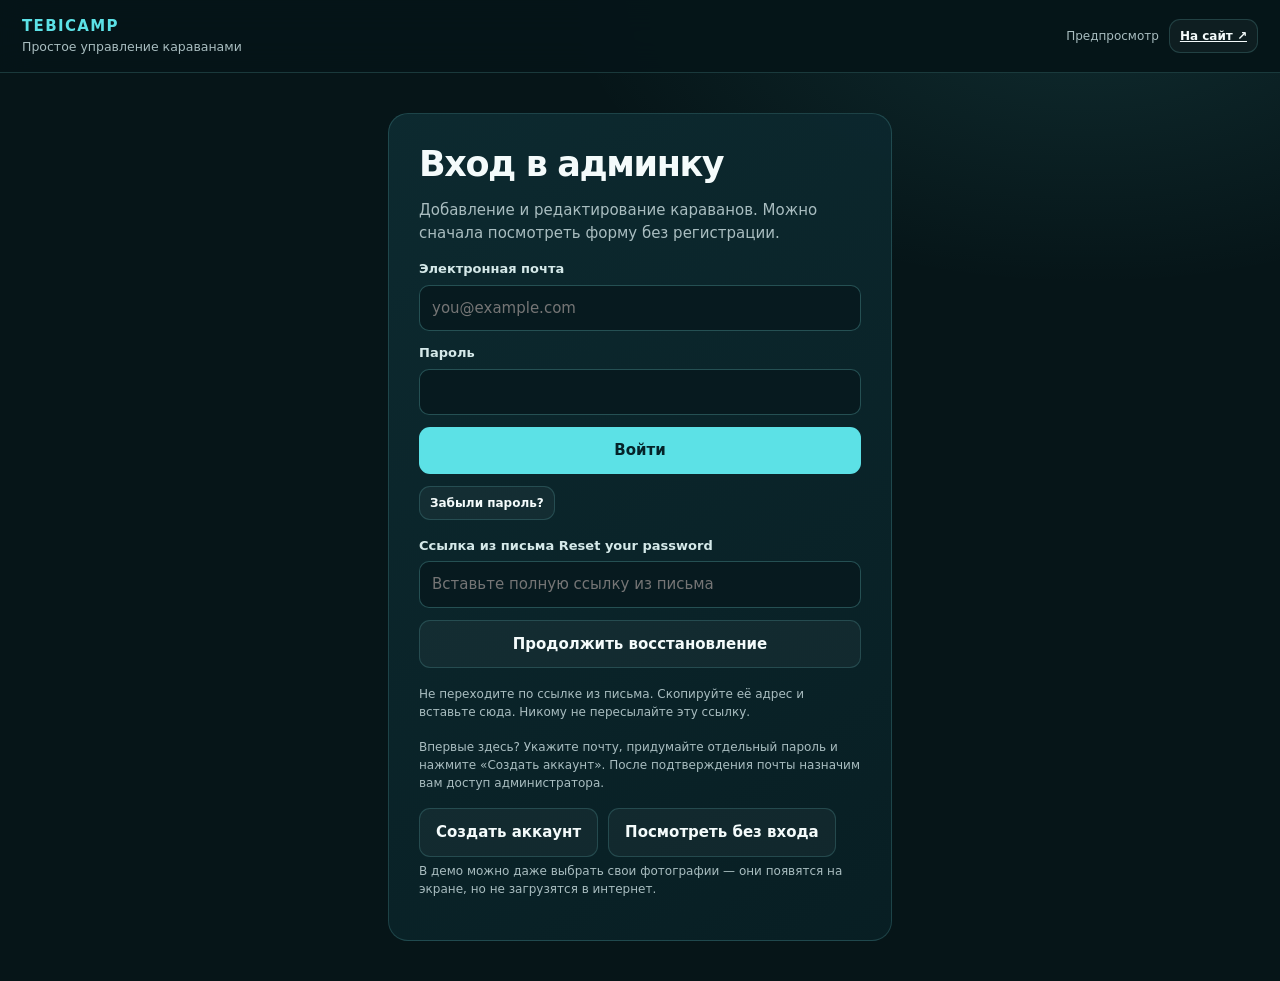
<file: admin.html>
<!doctype html>
<html lang="ru">
<head>
<meta charset="utf-8">
<meta name="viewport" content="width=device-width,initial-scale=1">
<meta name="robots" content="noindex,nofollow">
<title>Караваны · Админка TEBICAMP V50</title>
<style>
:root{--bg:#061518;--panel:#0b2429;--line:rgba(128,238,237,.17);--accent:#5ce1e6;--text:#f4fbfb;--muted:#a9bdc0;--error:#ffb4ae}
*{box-sizing:border-box}body{margin:0;background:radial-gradient(800px 440px at 85% 0,rgba(92,225,230,.11),transparent 65%),var(--bg);color:var(--text);font:15px/1.5 system-ui,-apple-system,Arial,sans-serif}a{color:var(--accent)}button,input,textarea,select{font:inherit}button{cursor:pointer}button:disabled{opacity:.48;cursor:not-allowed}.top{position:sticky;top:0;z-index:9;background:rgba(6,21,24,.96);border-bottom:1px solid var(--line);backdrop-filter:blur(16px)}.topin{max-width:1300px;margin:auto;min-height:72px;padding:14px 22px;display:flex;align-items:center;justify-content:space-between;gap:16px}.logo{font-weight:900;letter-spacing:.09em;color:var(--accent);text-decoration:none}.top small{display:block;color:var(--muted);font-weight:400;letter-spacing:0}.layout{max-width:1300px;margin:30px auto;padding:0 22px;display:grid;grid-template-columns:290px minmax(0,1fr);gap:24px;align-items:start}.panel{background:linear-gradient(145deg,rgba(13,43,49,.97),rgba(8,31,36,.98));border:1px solid var(--line);border-radius:20px;padding:24px}.sidebar{position:sticky;top:98px}h1{font-size:clamp(24px,3.5vw,35px);line-height:1.15;letter-spacing:-.04em;margin:0 0 12px}h2{font-size:21px;margin:0 0 15px}h3{font-size:16px;margin:0 0 10px}p{color:var(--muted)}.muted{color:var(--muted)}.btn{background:var(--accent);color:#052329;border:0;border-radius:11px;padding:12px 16px;font-weight:800}.btn.outline{color:var(--text);background:rgba(255,255,255,.04);border:1px solid var(--line)}.btn.small{font-size:12px;padding:7px 10px}.row{display:flex;align-items:center;gap:10px;flex-wrap:wrap}.between{justify-content:space-between}.stack{display:grid;gap:12px}.status{border-radius:11px;padding:11px 13px;border:1px solid var(--line);color:var(--muted);font-size:13px;margin-bottom:20px}.status.ok{color:#9df0d3}.status.err{color:var(--error)}.catalog-item{display:block;width:100%;text-align:left;border:1px solid var(--line);background:rgba(255,255,255,.025);border-radius:12px;padding:12px;margin-top:9px;color:var(--text)}.catalog-item.active{border-color:var(--accent);background:rgba(92,225,230,.08)}.catalog-item strong{display:block}.catalog-item small{display:block;color:var(--muted);margin-top:4px}.section{margin:18px 0;padding:20px;background:rgba(255,255,255,.025);border:1px solid var(--line);border-radius:16px}.section summary{font-size:17px;font-weight:800;cursor:pointer}.section[open] summary{margin-bottom:18px}.fields{display:grid;grid-template-columns:repeat(2,minmax(0,1fr));gap:15px}.field{display:flex;flex-direction:column;gap:6px;min-width:0}.field.wide{grid-column:1/-1}label{font-size:13px;font-weight:650;color:#d5e9e9}input,textarea,select{width:100%;background:#071a1f;color:var(--text);border:1px solid rgba(128,238,237,.25);border-radius:10px;padding:11px 12px;outline:none}input:focus,textarea:focus,select:focus{border-color:var(--accent)}textarea{min-height:88px;resize:vertical}.check{display:flex;align-items:center;gap:9px;cursor:pointer}.check input{width:18px;height:18px;flex:none;accent-color:var(--accent)}.checklist{display:grid;grid-template-columns:repeat(3,minmax(0,1fr));gap:10px}.checklist label{padding:9px 10px;border:1px solid var(--line);border-radius:10px;background:rgba(0,0,0,.1)}.checklist label:has(input:checked){border-color:rgba(92,225,230,.65);background:rgba(92,225,230,.075)}.subheading{font-size:14px;margin:20px 0 10px;color:#e9f7f7}.photo-list{display:grid;grid-template-columns:repeat(auto-fill,minmax(142px,1fr));gap:12px}.photo{background:#071a1f;border:1px solid var(--line);border-radius:12px;padding:9px;min-width:0}.photo.primary{border:2px solid var(--accent)}.photo img{width:100%;height:110px;object-fit:cover;background:#0b272c;border-radius:8px}.photo small{display:block;color:var(--muted);overflow:hidden;text-overflow:ellipsis;white-space:nowrap}.photo .row{gap:4px;margin-top:7px}.hint{font-size:12px;color:var(--muted);margin-top:5px}.auth{max-width:540px;margin:40px auto;padding:0 18px}.auth .panel{padding:30px}.hidden{display:none!important}.notice{background:rgba(92,225,230,.06);border:1px solid var(--line);padding:13px 15px;border-radius:12px;font-size:13px}.error{color:var(--error)}.savebar{position:sticky;bottom:0;z-index:5;background:rgba(6,21,24,.97);border:1px solid var(--line);border-radius:14px;padding:13px;display:flex;align-items:center;gap:12px;justify-content:space-between;flex-wrap:wrap}.preview-link{font-size:13px}.sub{font-size:12px;color:var(--muted)}.photo-picker{border:2px dashed rgba(92,225,230,.35);padding:19px;border-radius:13px;display:flex;align-items:center;gap:15px;flex-wrap:wrap}.photo-picker input{max-width:100%;border:0;padding:0;background:transparent}.pill{font-size:12px;padding:5px 8px;background:rgba(92,225,230,.12);border:1px solid var(--line);border-radius:999px;color:var(--accent)}.help{color:var(--muted);font-size:13px;margin:4px 0 0}.extra-specs{display:grid;grid-template-columns:repeat(2,minmax(0,1fr));gap:12px}.extra-spec{display:flex;flex-direction:column;gap:4px}.extra-spec small{color:var(--muted)}.group{border-top:1px solid var(--line);margin-top:18px;padding-top:4px}details.group{border:1px solid var(--line);border-radius:12px;padding:0;margin-top:10px;background:rgba(0,0,0,.1)}details.group summary{cursor:pointer;padding:12px 14px;font-weight:700}details.group[open] summary{border-bottom:1px solid var(--line)}details.group .checklist{padding:12px}.compact{display:grid;grid-template-columns:repeat(3,minmax(0,1fr));gap:12px}.compact .field{min-width:0}.tag{font-size:12px;color:var(--accent);font-weight:700}.section-note{font-size:13px;margin-top:0;margin-bottom:18px}.savebar .btn{white-space:nowrap}.status.err{color:var(--error)}
@media(max-width:1050px){.checklist{grid-template-columns:repeat(2,minmax(0,1fr))}}@media(max-width:900px){.layout{grid-template-columns:1fr}.sidebar{position:static}.fields,.extra-specs{grid-template-columns:1fr}.topin{padding:12px 16px}.layout{padding:0 14px;margin:20px auto}.panel{padding:17px}.section{padding:15px}}@media(max-width:480px){.checklist,.compact{grid-template-columns:1fr}.savebar{position:static}.photo-picker{display:block}.photo-picker input{margin-top:10px}}
</style>
</head>
<body>
<header class="top"><div class="topin"><a class="logo" href="index.html">TEBICAMP<small>Простое управление караванами</small></a><div class="row"><span class="sub" id="who">Предпросмотр</span><button class="btn outline small hidden" id="logout" type="button">Выйти</button><a class="btn outline small" href="index.html">На сайт ↗</a></div></div></header>
<section class="auth" id="auth"><div class="panel"><h1>Вход в админку</h1><p>Добавление и редактирование караванов. Можно сначала посмотреть форму без регистрации.</p><form class="stack" id="loginForm"><div class="field"><label for="email">Электронная почта</label><input id="email" type="email" autocomplete="email" placeholder="you@example.com" required></div><div class="field"><label for="password">Пароль</label><input id="password" type="password" autocomplete="current-password" minlength="8" required></div><button class="btn" type="submit">Войти</button></form><div class="row" style="margin-top:12px"><button class="btn outline small hidden" id="retryLoginBtn" type="button">Продолжить вход</button><button class="btn outline small" id="forgotBtn" type="button">Забыли пароль?</button></div><form class="stack hidden" id="recoveryLinkForm" style="margin-top:16px"><div class="field"><label for="recoveryLink">Ссылка из письма Reset your password</label><input id="recoveryLink" type="url" autocomplete="off" placeholder="Вставьте полную ссылку из письма" required></div><button class="btn outline" type="submit">Продолжить восстановление</button><p class="hint">Не переходите по ссылке из письма. Скопируйте её адрес и вставьте сюда. Никому не пересылайте эту ссылку.</p></form><form class="stack hidden" id="resetForm" style="margin-top:18px"><div class="field"><label for="newPassword">Новый пароль (не менее 8 символов)</label><input id="newPassword" type="password" autocomplete="new-password" minlength="8" required></div><button class="btn" type="submit">Сохранить новый пароль</button></form><p class="hint" id="authMsg">Впервые здесь? Укажите почту, придумайте отдельный пароль и нажмите «Создать аккаунт». После подтверждения почты назначим вам доступ администратора.</p><div class="row" style="margin-top:16px"><button class="btn outline" id="registerBtn" type="button">Создать аккаунт</button><button class="btn outline" id="demoBtn" type="button">Посмотреть без входа</button></div><p class="hint">В демо можно даже выбрать свои фотографии — они появятся на экране, но не загрузятся в интернет.</p></div></section>
<div class="layout hidden" id="app"><aside class="panel sidebar"><div class="row between"><h2 style="margin:0">Караваны</h2><button class="btn small" id="newBtn" type="button">+ Добавить</button></div><div id="itemList" style="margin-top:17px"></div><div id="adminTools" class="hidden"><button class="btn outline small" id="importBtn" type="button" style="margin-top:16px">Перенести 3 карточки в базу</button></div><p class="hint">Сохранение работает после входа администратора. Основной сайт пока не меняется — смотрите предварительные страницы.</p></aside>
<main class="panel"><div class="row between"><div><h1 id="formTitle">Новый караван</h1><p class="muted" style="margin:0">Заполняйте только то, что есть у каравана.</p></div><a class="preview-link hidden" href="caravan.html" id="preview" rel="noopener" target="_blank">Открыть текущую карточку ↗</a></div><div class="status" id="modeNotice">Без входа — просмотр. После входа администратора изменения сохраняются в Supabase.</div>
<form id="caravanForm">
<details class="section" open><summary>1. Основное</summary><div class="fields">
<div class="field wide"><label>Марка и модель *</label><input data-field="name" placeholder="Например, Kabe Royal 560" required></div>
<div class="field"><label>Год выпуска *</label><input data-field="year" type="number" min="1970" max="2100" inputmode="numeric" required placeholder="2008"></div>
<div class="field"><label>Цена, ₽ *</label><input data-field="price_rub" type="number" min="0" step="1" inputmode="numeric" required placeholder="1650000"></div>
<div class="field"><label>Статус</label><select data-field="status" id="statusSelect"><option value="available">В наличии</option><option value="in_transit">В пути</option><option value="sold">Продан</option><option value="archived">Архив</option></select></div>
<div class="field hidden" id="arrivalField"><label>Когда ожидается прибытие</label><input data-field="expected_at" type="date"></div>
<div class="field"><label>Максимальная разрешённая масса</label><input data-field="max_weight" placeholder="1500 кг"></div>
<div class="field"><label class="check" style="margin-top:23px"><input data-field="is_winter" type="checkbox">Зимний караван</label></div>
<div class="field wide"><label class="check"><input data-field="is_published" type="checkbox">Опубликовать после сохранения</label><span class="hint">Если галочка снята, карточка останется черновиком.</span></div>
</div></details>
<details class="section" open><summary>2. Фотографии</summary><p class="section-note">Просто выберите фотографии. <strong>Первая — главная</strong> на главной странице, в каталоге и в галерее. Стрелками можно поменять порядок.</p><div class="photo-picker"><label for="photoUpload" class="tag">📷 Добавить фотографии</label><input id="photoUpload" type="file" accept="image/jpeg,image/png,image/webp,image/avif" multiple><span class="hint">Можно выбрать сразу несколько. До 10 МБ на фото.</span></div><div id="photoList" class="photo-list" style="margin-top:16px"></div><p id="photoMessage" class="hint"></p></details>
<details class="section"><summary>3. Описание</summary><div class="field"><label>Короткое описание</label><textarea data-field="short_description" rows="3" placeholder="Например: Немецкий караван из Норвегии, без пробега по РФ и РБ."></textarea><span class="hint">Один текст для главной страницы и каталога.</span></div><div class="field" style="margin-top:17px"><label>Подробное описание</label><textarea data-field="long_description" rows="11" style="min-height:230px" placeholder="Вставьте сюда готовое описание каравана. Можно разделять текст абзацами."></textarea><span class="hint">Всё описание одним полем, без дополнительных заголовков и разделов.</span></div><p class="hint">Короткие факты и преимущества для карточек составятся автоматически из характеристик и галочек ниже.</p></details>
<details class="section"><summary>4. Характеристики</summary><p class="section-note">Названия параметров уже готовы. Впишите только значения — пустые строки на сайте не появятся.</p><h3 class="subheading">Внешние размеры и параметры</h3><div id="specExternal" class="fields"></div><h3 class="subheading">Внутри каравана</h3><div id="specInternal" class="fields"></div><div id="otherSpecsWrap" class="hidden group"><h3 class="subheading">Дополнительные параметры старой карточки</h3><div id="otherSpecs" class="extra-specs"></div><p class="hint">Сохранили редкие параметры существующих караванов, чтобы ничего не потерять.</p></div></details>
<details class="section"><summary>5. Комплектация</summary><p class="section-note">Просто отметьте галочками, что есть у каравана. Оборудование автоматически появится в карточке и ключевых преимуществах.</p><div id="equipmentOptions"></div><div class="group" id="equipmentDetails"><h3 class="subheading">Уточнения — только если нужно</h3><div class="fields"><div class="field"><label>Солнечная панель, Вт</label><input data-detail="solar" inputmode="numeric" placeholder="200"></div><div class="field"><label>Аккумулятор, А·ч</label><input data-detail="battery" inputmode="numeric" placeholder="80"></div><div class="field"><label>Бак чистой воды, л</label><input data-detail="water" inputmode="numeric" placeholder="60"></div><div class="field"><label>Бойлер, л</label><input data-detail="boiler" inputmode="numeric" placeholder="12"></div><div class="field"><label>Тип тёплого пола</label><select data-detail="floor"><option value="">Не указан</option><option value="Жидкостный">Жидкостный</option><option value="Электрический, 220 В">Электрический, 220 В</option></select></div><div class="field"><label>Холодильник</label><select data-detail="fridge"><option value="">Без уточнений</option><option value="Газ / 220 В / 12 В">Газ / 220 В / 12 В</option><option value="Газ / 220 В">Газ / 220 В</option><option value="220 В">220 В</option></select></div></div><p class="hint">Уточнения используются, только если отмечено соответствующее оборудование.</p></div><div class="group"><div class="field"><label>Другое оборудование (если не нашли в списке)</label><textarea id="extraEquipment" rows="3" placeholder="По одному названию в строке"></textarea></div></div></details>
<details class="section"><summary>6. Видео, проверка и документы</summary><div class="field"><label>Видеообзор на RuTube</label><input data-field="video_url" placeholder="https://rutube.ru/shorts/..."></div><h3 class="subheading">Покупка и документы</h3><div class="fields"><div class="field"><label>Страна покупки</label><select data-doc="country"><option value="">Не указана</option><option value="Норвегия">Норвегия</option><option value="Швеция">Швеция</option><option value="Дания">Дания</option><option value="Финляндия">Финляндия</option><option value="Нидерланды">Нидерланды</option><option value="Германия">Германия</option><option value="Литва">Литва</option><option value="Другая страна">Другая страна</option></select><div class="field hidden" id="countryOtherField"><label for="countryOther">Введите название страны</label><input id="countryOther" type="text" placeholder="Например, Бельгия" autocomplete="off" maxlength="100"><span class="hint">Укажи страну, которой нет в списке.</span></div></div><div class="field"><label>Пробег по РФ / РБ</label><select data-doc="mileage"><option value="Нет">Нет</option><option value="Есть">Есть</option><option value="Не указан">Не указан</option></select></div><div class="field"><label>Документы</label><select data-doc="documents"><option value="ПТС, СБКТС, таможенная декларация">ПТС, СБКТС, таможенная декларация</option><option value="ПТС, ЭПТС, СБКТС">ПТС, ЭПТС, СБКТС</option><option value="ЭПТС, СБКТС">ЭПТС, СБКТС</option><option value="Документы по запросу">Документы по запросу</option><option value="Другое">Другое</option></select></div><div class="field"><label>Осмотр</label><select data-doc="inspection"><option value="Доступен">Доступен</option><option value="По договорённости">По договорённости</option><option value="Недоступен">Недоступен</option></select></div><div class="field"><label>Доставка по России</label><select data-doc="delivery"><option value="Возможна">Возможна</option><option value="По договорённости">По договорённости</option><option value="Нет">Нет</option></select></div><div class="field hidden" id="documentsOtherField"><label>Укажите документы</label><input id="documentsOther" placeholder="Список документов"></div></div><h3 class="subheading">Что проверено перед продажей</h3><div id="checkOptions" class="checklist"></div><p class="hint">Отмечайте только реально проведённые проверки.</p></details>
<div class="savebar"><span class="sub" id="saveMessage">Демо-режим: можно попробовать заполнение, но сохранение недоступно.</span><div class="row"><button class="btn outline" id="resetBtn" type="button">Отменить правки</button><button class="btn" id="saveBtn" type="submit" disabled>Сохранить караван</button></div></div>
</form></main></div>
<script src="catalog-seed.js"></script><script src="catalog-api.js"></script><script src="admin.js?v=20261111-json-stream-2"></script>
</body></html>
</file>
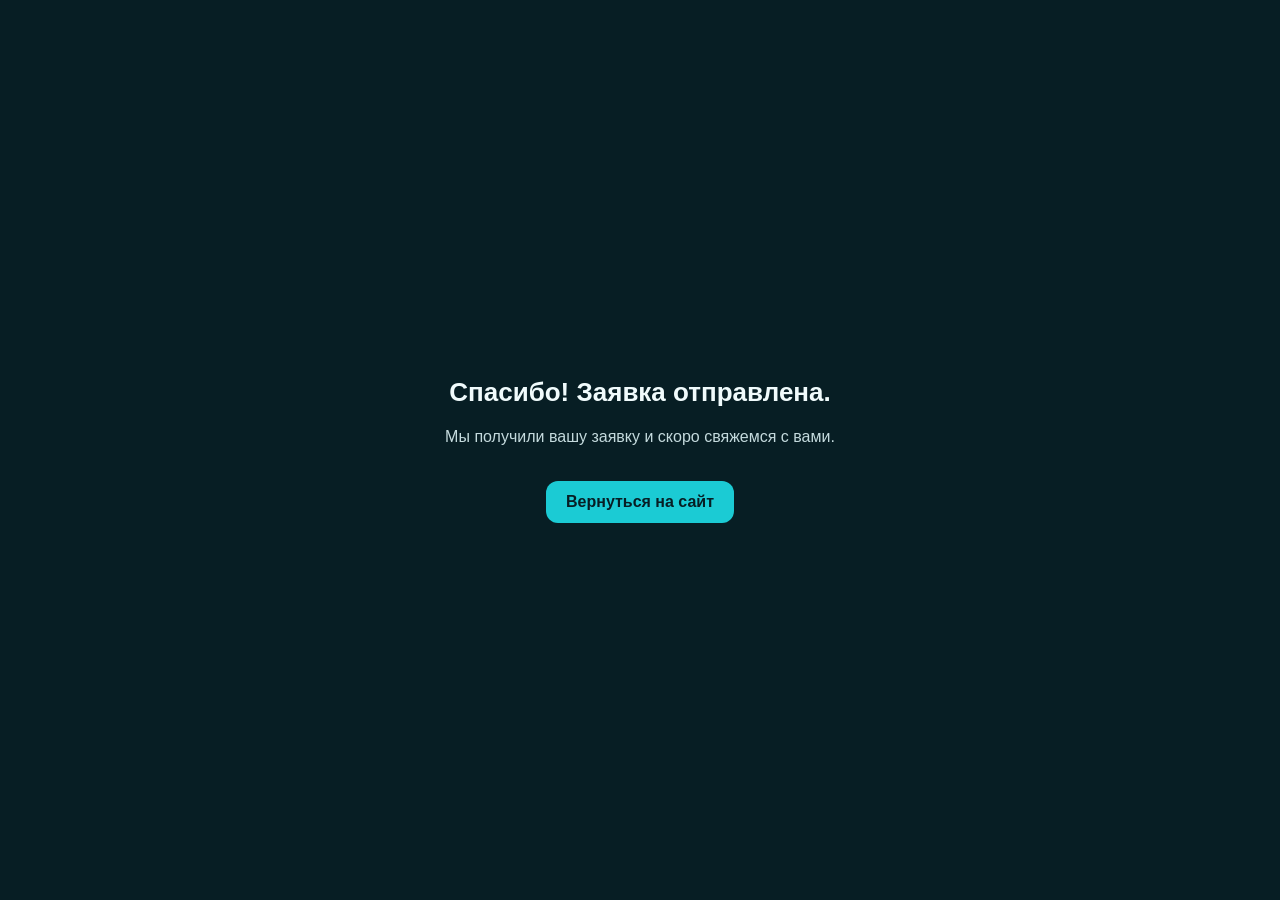
<file: callback-success.html>
<!doctype html>
<html lang="ru">
<head>
  <meta charset="utf-8">
  <meta name="viewport" content="width=device-width, initial-scale=1">
  <title>Заявка отправлена — Теория большого кемпинга</title>
  <meta name="robots" content="noindex, nofollow">
  <style>
    *{box-sizing:border-box}
    body{min-height:100vh;margin:0;display:grid;place-items:center;background:#071e24;color:#f0fbfc;font-family:Arial,Helvetica,sans-serif;text-align:center;padding:24px}
    main{max-width:420px}
    h1{font-size:26px;margin:0 0 12px}
    p{font-size:16px;line-height:1.6;color:#c4dadd}
    a{display:inline-block;margin-top:16px;color:#071e24;background:#1bcbd4;border-radius:12px;padding:12px 20px;text-decoration:none;font-weight:bold}
  </style>
</head>
<body>
  <main>
    <h1>Спасибо! Заявка отправлена.</h1>
    <p>Мы получили вашу заявку и скоро свяжемся с вами.</p>
    <a href="/" target="_top">Вернуться на сайт</a>
  </main>
  <script>
    // This page is opened only after Yandex Forms successfully submits the callback.
    if (window.parent !== window) {
      window.parent.postMessage({type: 'tebicamp:callback-success'}, window.location.origin);
    }
  </script>
</body>
</html>
</file>
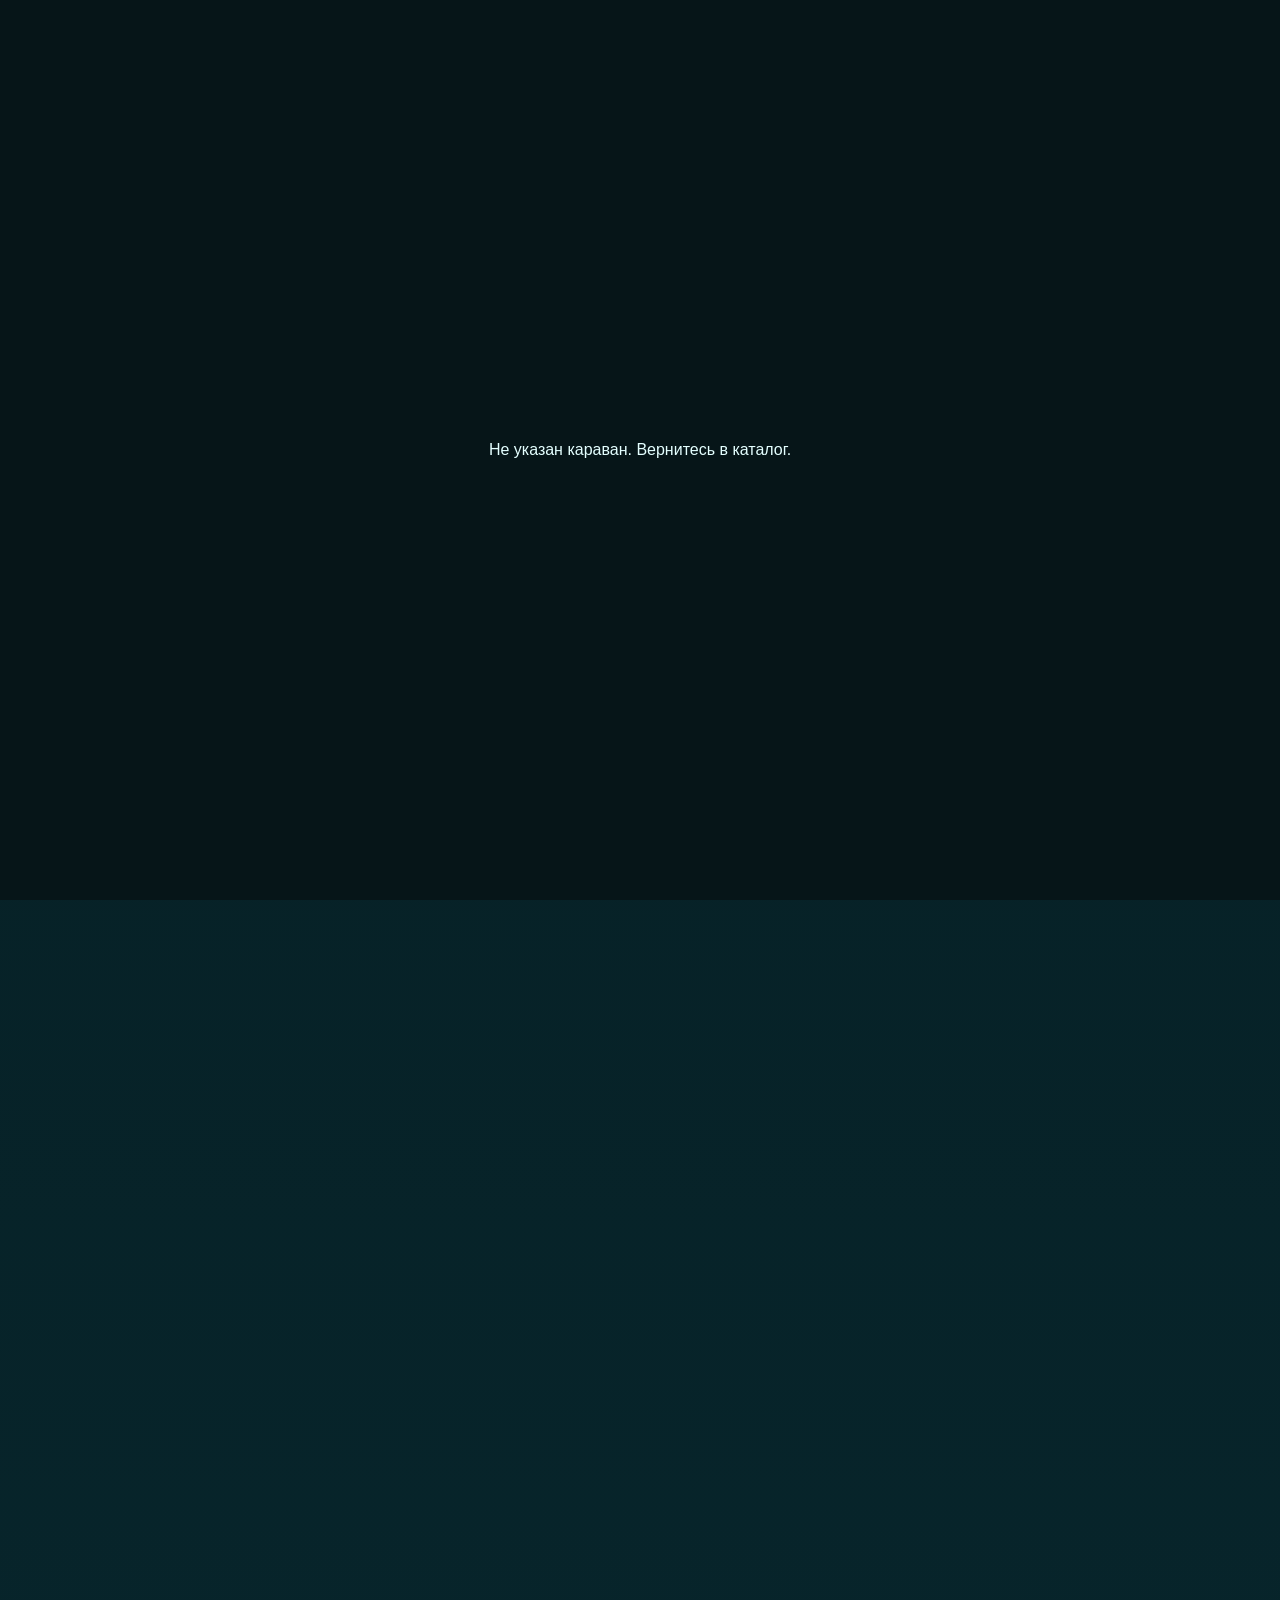
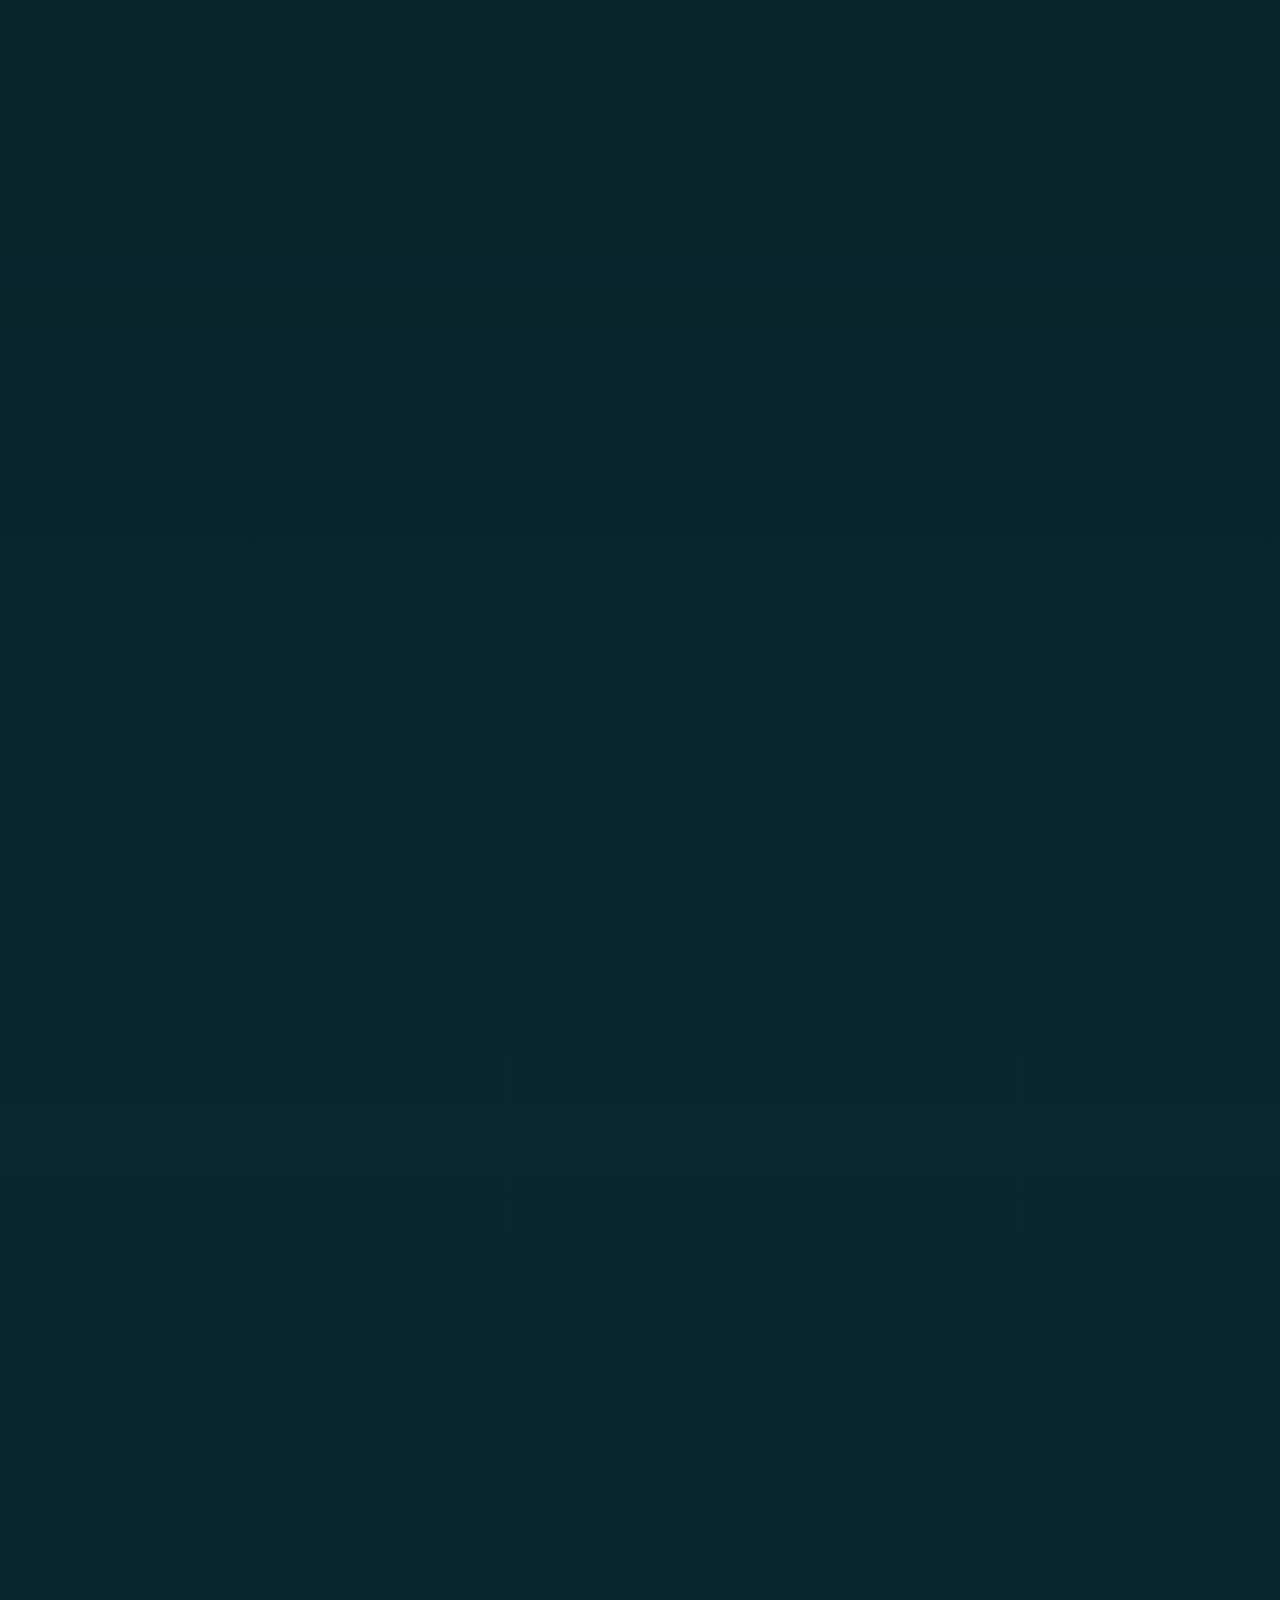
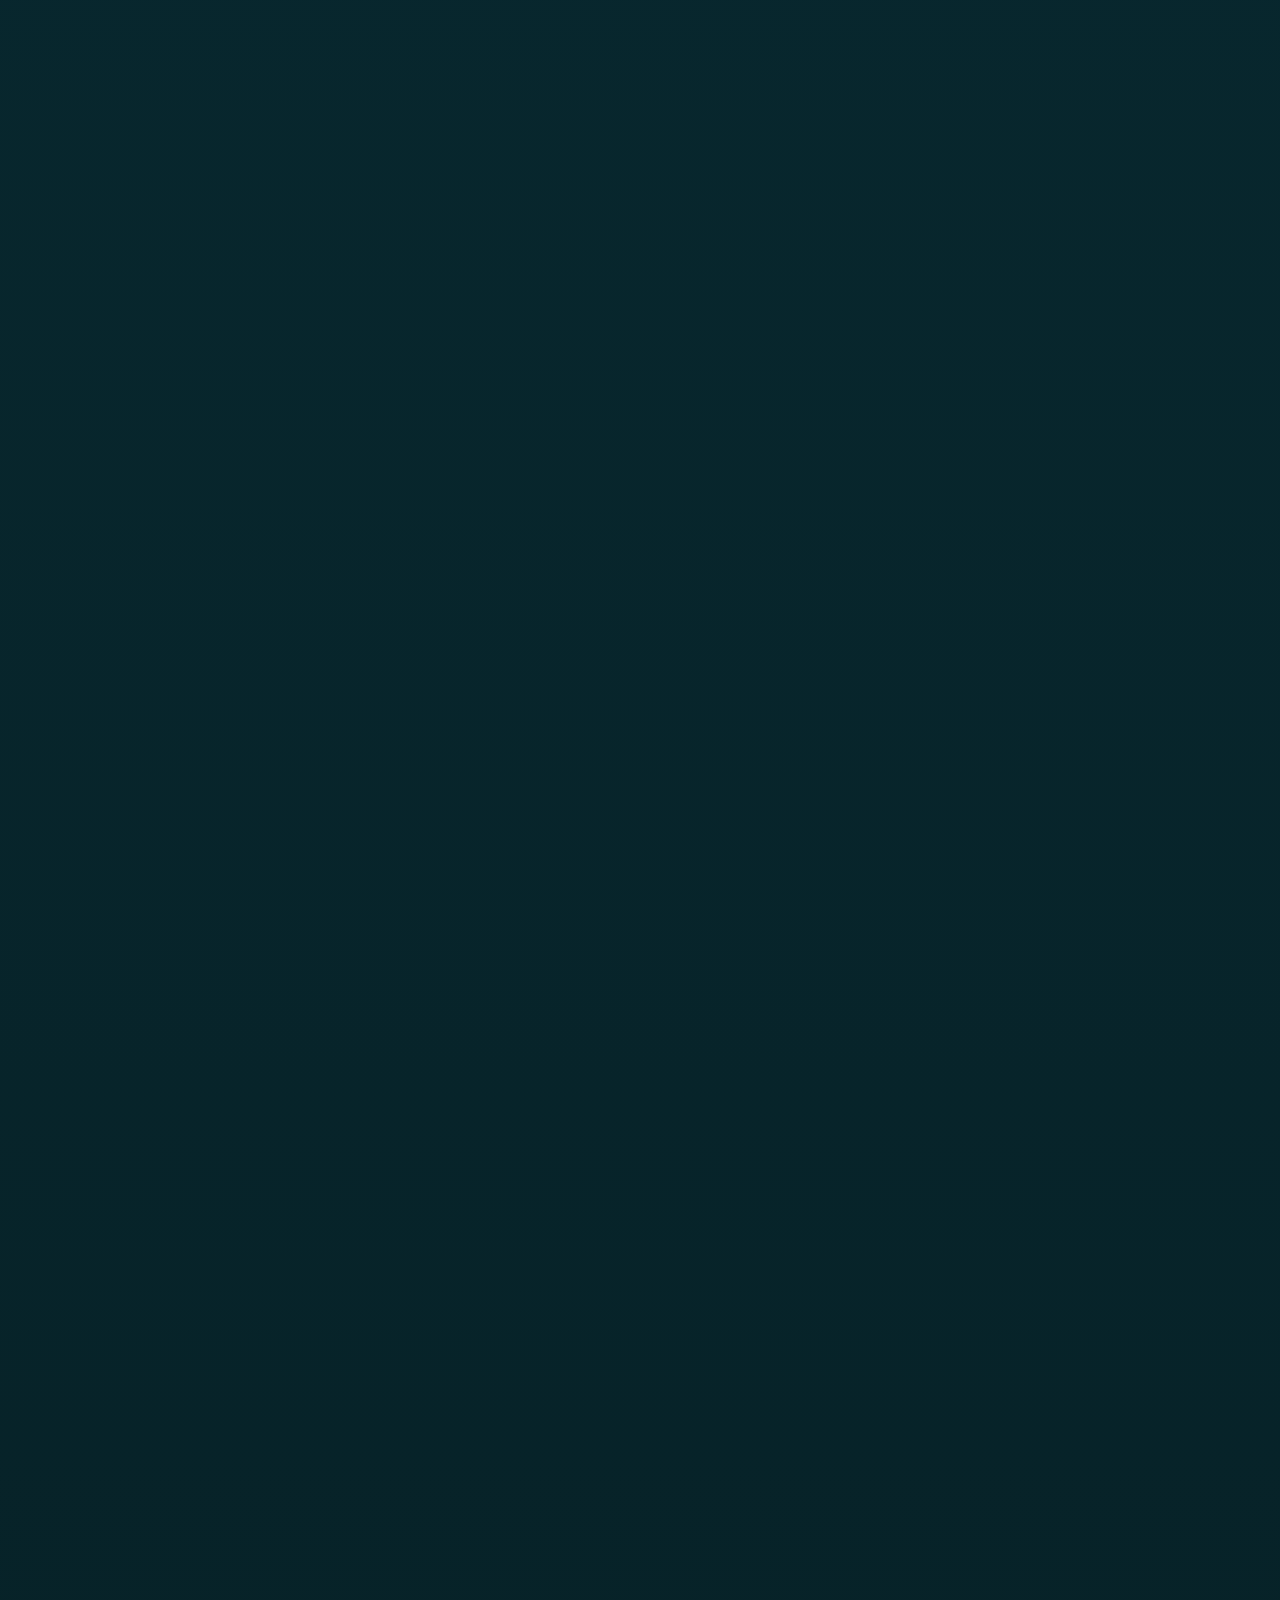
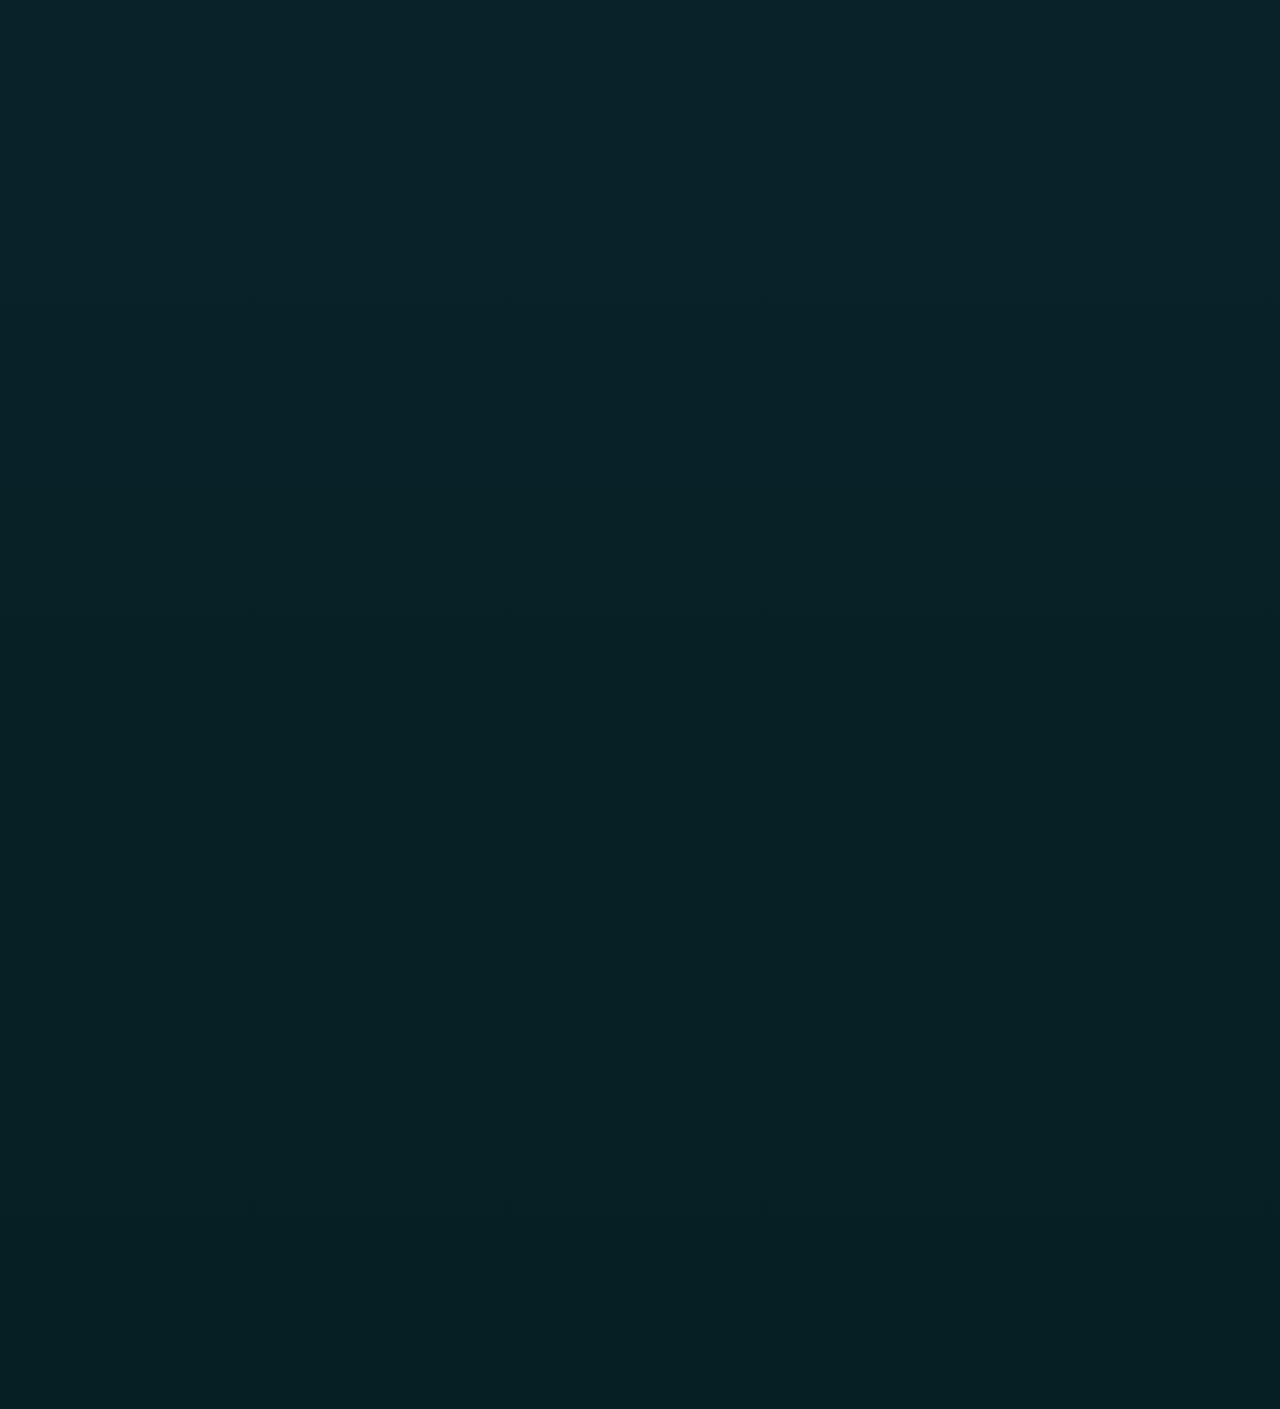
<file: caravan.html>
<!DOCTYPE html>

<html lang="ru">
<head>
  <!-- Yandex.Metrika counter -->
<script type="text/javascript">
(function(m,e,t,r,i,k,a){
    m[i]=m[i]||function(){(m[i].a=m[i].a||[]).push(arguments)};
    m[i].l=1*new Date();
    for (var j = 0; j < document.scripts.length; j++) {
        if (document.scripts[j].src === r) { return; }
    }
    k=e.createElement(t);
    a=e.getElementsByTagName(t)[0];
    k.async=1;
    k.src=r;
    a.parentNode.insertBefore(k,a);
})(window, document, 'script',
'https://mc.webvisor.org/metrika/tag_ww.js?id=111944756', 'ym');

ym(111944756, 'init', {
    ssr: true,
    webvisor: true,
    clickmap: true,
    referrer: document.referrer,
    url: location.href,
    accurateTrackBounce: true,
    trackLinks: true
});
</script>
<noscript>
<div>
    <img src="https://mc.yandex.ru/watch/111944756"
         style="position:absolute; left:-9999px;" alt="" />
</div>
</noscript>
<!-- /Yandex.Metrika counter -->
<meta charset="utf-8"/>
<meta content="width=device-width,initial-scale=1" name="viewport"/>
<title>Караван — Теория большого кемпинга</title>
<style>
:root{--bg:#08252b;--bg2:#0b3037;--card:#0f3941;--card2:#123f48;--line:rgba(255,255,255,.12);--text:#f7fbfb;--muted:#bfd0d3;--accent:#30d4d7;--accent2:#7be7df;--warm:#ffbd6b;--shadow:0 24px 70px rgba(0,0,0,.28);}
*{box-sizing:border-box} html{scroll-behavior:smooth} body{margin:0;font-family:Arial,Helvetica,sans-serif;background:linear-gradient(180deg,#061f24 0%,#08282f 44%,#061f24 100%);color:var(--text);}
a{color:inherit} .wrap{width:min(1180px,calc(100% - 40px));margin:auto} .topbar{position:sticky;top:0;z-index:40;background:rgba(5,27,32,.88);backdrop-filter:blur(18px);border-bottom:1px solid var(--line)}
.nav{height:78px;display:flex;align-items:center;gap:26px} .brand{display:flex;align-items:center;gap:13px;text-decoration:none;min-width:0} .brand img{width:86px;height:48px;object-fit:contain;background:white;border-radius:12px;padding:3px} .brand b{font-size:16px;line-height:1.05} .navlinks{display:flex;gap:24px;margin-left:auto;align-items:center} .navlinks a{text-decoration:none;color:#d6e4e6;font-size:14px} .navcta{padding:11px 15px;border-radius:12px;background:var(--accent);color:#042429!important;font-weight:700}
.breadcrumbs{padding:24px 0 14px;color:#9fb6ba;font-size:13px} .breadcrumbs span{color:#eaf4f5} .hero{display:grid;grid-template-columns:minmax(0,1.35fr) minmax(360px,.65fr);gap:28px;align-items:stretch;padding-bottom:34px} .gallery{min-width:0} .main-photo{position:relative;border-radius:28px;overflow:hidden;border:1px solid var(--line);background:#0b2d34;box-shadow:var(--shadow);aspect-ratio:16/10} .main-photo img{display:block;width:100%;height:100%;object-fit:cover} .photo-count{position:absolute;right:16px;bottom:16px;background:rgba(5,25,29,.8);border:1px solid rgba(255,255,255,.16);padding:9px 12px;border-radius:999px;font-size:13px}
.thumbs{display:grid;grid-template-columns:repeat(5,1fr);gap:10px;margin-top:12px} .thumb{position:relative;border:1px solid var(--line);background:#0b3037;border-radius:15px;overflow:hidden;aspect-ratio:4/3;cursor:pointer;padding:0} .thumb img{width:100%;height:100%;object-fit:cover;display:block;opacity:.9} .thumb.active{outline:2px solid var(--accent);outline-offset:1px} .thumb-more{position:absolute;inset:0;display:flex;align-items:center;justify-content:center;background:rgba(2,20,24,.58);font-size:20px;font-weight:700}
.product-panel{border:1px solid var(--line);background:linear-gradient(180deg,rgba(18,63,72,.94),rgba(10,47,54,.95));border-radius:28px;padding:28px;box-shadow:var(--shadow);display:flex;flex-direction:column} .status-row{display:flex;gap:8px;flex-wrap:wrap} .badge{display:inline-flex;padding:8px 11px;border-radius:999px;font-size:12px;font-weight:700;letter-spacing:.02em;background:rgba(48,212,215,.13);border:1px solid rgba(48,212,215,.28);color:#bffbfa} .badge.secondary{background:rgba(255,255,255,.07);border-color:var(--line);color:#e6f0f1} h1{font-size:46px;line-height:1.03;margin:18px 0 5px;letter-spacing:-.035em} .year{font-size:19px;color:#c6d5d7} .price{font-size:34px;font-weight:800;margin:23px 0 18px} .chips{display:flex;gap:9px;flex-wrap:wrap} .chip{padding:9px 11px;border-radius:12px;background:rgba(255,255,255,.065);border:1px solid var(--line);font-size:13px;color:#eaf5f6} .summary{margin:20px 0 0;color:var(--muted);line-height:1.63;font-size:15px} .panel-actions{margin-top:auto;padding-top:24px;display:grid;grid-template-columns:1fr 1fr;gap:10px} .btn{border:0;border-radius:14px;padding:15px 16px;font-weight:800;font-size:14px;text-align:center;text-decoration:none;cursor:pointer} .btn.primary{background:var(--accent);color:#06282d} .btn.secondary{background:rgba(255,255,255,.07);border:1px solid var(--line);color:#fff}
.section{padding:42px 0} .section h2{font-size:34px;letter-spacing:-.025em;margin:0 0 12px} .lead{max-width:780px;color:var(--muted);line-height:1.7;margin:0} .grid-2{display:grid;grid-template-columns:1fr 1fr;gap:18px;margin-top:22px} .info-card{border:1px solid var(--line);background:rgba(13,51,59,.78);border-radius:22px;padding:22px} .info-card h3{font-size:18px;margin:0 0 14px} .specs{display:grid;grid-template-columns:1fr 1fr;gap:0 22px} .spec{display:flex;justify-content:space-between;gap:20px;padding:12px 0;border-bottom:1px solid rgba(255,255,255,.09);font-size:14px} .spec span:first-child{color:#9fb7bb} .spec span:last-child{font-weight:700;text-align:right}
.equipment{display:grid;grid-template-columns:repeat(4,1fr);gap:12px;margin-top:20px} .equip{border:1px solid var(--line);background:rgba(255,255,255,.04);border-radius:18px;padding:17px;min-height:108px} .equip b{display:block;margin-bottom:7px} .equip small{color:#abc1c4;line-height:1.45} .dot{width:9px;height:9px;border-radius:50%;background:var(--accent);display:inline-block;margin-right:8px;box-shadow:0 0 0 4px rgba(48,212,215,.10)}
.longtext{margin-top:20px;border:1px solid var(--line);background:rgba(12,49,57,.72);border-radius:22px;padding:26px;line-height:1.78;color:#d6e5e7} .longtext p{margin:0 0 16px} #description .lead,#description .longtext p{white-space:pre-line} .longtext p:last-child{margin-bottom:0} .prototype-note{margin-top:14px;padding:12px 14px;border-radius:13px;background:rgba(255,189,107,.10);border:1px solid rgba(255,189,107,.25);color:#f5cf9c;font-size:13px;line-height:1.5}
.video-demo{margin-top:20px;border:1px solid var(--line);border-radius:24px;overflow:hidden;background:#071d22;aspect-ratio:16/7;display:grid;place-items:center;position:relative} .video-demo:before{content:"";position:absolute;inset:0;background:linear-gradient(135deg,rgba(48,212,215,.12),transparent 48%),linear-gradient(0deg,rgba(0,0,0,.4),transparent)} .play{position:relative;z-index:1;width:72px;height:72px;border-radius:50%;background:#fff;color:#083038;display:grid;place-items:center;font-size:28px;padding-left:4px;box-shadow:0 14px 40px rgba(0,0,0,.28)} .video-label{position:absolute;left:20px;bottom:18px;z-index:2;font-weight:700} .video-label small{display:block;color:#b9cdd0;font-weight:400;margin-top:4px}
.cta{border:1px solid rgba(48,212,215,.25);background:linear-gradient(135deg,rgba(48,212,215,.13),rgba(18,63,72,.86));border-radius:28px;padding:30px;display:flex;align-items:center;gap:20px;justify-content:space-between} .cta h2{margin:0 0 7px;font-size:30px} .cta p{margin:0;color:#bfd2d4;line-height:1.55} .cta .btn{min-width:190px} .similar{display:grid;grid-template-columns:repeat(3,1fr);gap:15px;margin-top:20px} .similar-card{border:1px solid var(--line);background:rgba(255,255,255,.04);border-radius:20px;padding:18px;min-height:138px} .similar-card .mini-status{color:var(--accent2);font-size:12px;font-weight:700} .similar-card h3{margin:10px 0 6px;font-size:19px} .similar-card p{margin:0;color:#9fb6ba;font-size:13px}
.footer{padding:36px 0 90px;color:#91aaae;font-size:13px}
.mobile-sticky{display:none} .modal-backdrop{position:fixed;inset:0;background:rgba(2,13,16,.72);z-index:100;display:none;align-items:center;justify-content:center;padding:20px} .modal-backdrop.open{display:flex} .modal{width:min(460px,100%);background:#0d343b;border:1px solid var(--line);border-radius:24px;padding:24px;box-shadow:var(--shadow);position:relative} .modal h3{font-size:25px;margin:0 0 8px} .modal p{margin:0;color:#bcd0d2;line-height:1.55} .close{position:absolute;right:14px;top:12px;border:0;background:rgba(255,255,255,.08);color:#fff;border-radius:50%;width:36px;height:36px;font-size:22px;cursor:pointer} .contact-list{display:grid;gap:10px;margin-top:18px} .contact-list a{display:flex;align-items:center;justify-content:space-between;text-decoration:none;padding:15px 16px;border-radius:14px;background:rgba(255,255,255,.06);border:1px solid var(--line)} .contact-list strong{font-size:15px} .contact-list span{color:#9fb7bb;font-size:13px}
@media(max-width:900px){.navlinks a:not(.navcta){display:none} .hero{grid-template-columns:1fr} .product-panel{min-height:0} .equipment{grid-template-columns:repeat(2,1fr)} .specs{grid-template-columns:1fr} .grid-2{grid-template-columns:1fr} .similar{grid-template-columns:1fr} .cta{align-items:flex-start;flex-direction:column}}
@media(max-width:640px){.wrap{width:min(100% - 24px,520px)} .nav{height:66px;gap:10px} .brand img{width:62px;height:38px;border-radius:9px} .brand b{font-size:13px} .navcta{padding:9px 10px!important;font-size:12px!important} .breadcrumbs{padding:15px 0 10px;font-size:12px;white-space:nowrap;overflow:hidden;text-overflow:ellipsis} .hero{gap:16px;padding-bottom:18px} .main-photo{border-radius:20px;aspect-ratio:4/3} .thumbs{grid-template-columns:repeat(4,1fr);overflow:hidden} .thumb:nth-child(5){display:none} .product-panel{border-radius:20px;padding:20px} h1{font-size:34px;margin-top:14px} .price{font-size:28px;margin:18px 0 15px} .panel-actions{grid-template-columns:1fr} .section{padding:30px 0} .section h2{font-size:27px} .equipment{grid-template-columns:1fr 1fr;gap:9px} .equip{padding:14px;min-height:104px} .info-card{padding:18px;border-radius:18px} .longtext{padding:19px;border-radius:18px} .video-demo{aspect-ratio:16/10;border-radius:19px} .cta{padding:22px;border-radius:20px} .cta h2{font-size:25px} .footer{padding-bottom:94px} .mobile-sticky{display:flex;position:fixed;left:10px;right:10px;bottom:10px;z-index:60;background:rgba(7,31,36,.94);border:1px solid rgba(255,255,255,.14);border-radius:17px;padding:8px 8px 8px 13px;align-items:center;justify-content:space-between;gap:12px;box-shadow:0 18px 50px rgba(0,0,0,.38);backdrop-filter:blur(16px)} .mobile-sticky b{font-size:16px} .mobile-sticky button{border:0;border-radius:12px;background:var(--accent);color:#05272b;font-weight:800;padding:12px 15px}}

/* V2: cleaner first screen, swipe gallery, video, mobile overflow fixes */
.gallery-viewport{position:relative;border-radius:28px;overflow-x:auto;overflow-y:hidden;border:1px solid var(--line);background:#0b2d34;box-shadow:var(--shadow);aspect-ratio:16/10;scroll-snap-type:x mandatory;scrollbar-width:none;-webkit-overflow-scrolling:touch;touch-action:pan-x pan-y}
.gallery-viewport::-webkit-scrollbar{display:none}
.gallery-track{display:flex;width:100%;height:100%}
.gallery-slide{flex:0 0 100%;width:100%;height:100%;scroll-snap-align:start;scroll-snap-stop:always}
.gallery-slide img{display:block;width:100%;height:100%;object-fit:cover}
.equipment-template-note{margin-top:14px}
.video-demo{aspect-ratio:16/8;display:block;position:relative;overflow:hidden}
.video-demo:before{z-index:1;background:linear-gradient(0deg,rgba(2,20,24,.76),rgba(2,20,24,.08) 64%)}
.video-poster{position:absolute;inset:0;width:100%;height:100%;object-fit:cover;display:block}
.play{position:absolute;left:50%;top:50%;transform:translate(-50%,-50%);z-index:3;width:48px;height:48px;border:0;border-radius:50%;background:rgba(255,255,255,.94);color:#083038;display:grid;place-items:center;font-size:18px;padding:0 0 0 3px;box-shadow:0 10px 30px rgba(0,0,0,.28);cursor:pointer}
.video-label{left:18px;right:18px;bottom:15px;z-index:2;display:block}
.video-label b{display:block;font-size:15px}
.video-label small{font-size:12px}
.cta,.cta *{min-width:0}
.cta .btn{box-sizing:border-box;max-width:100%}
.mobile-sticky{box-sizing:border-box}
.mobile-sticky b{white-space:nowrap;line-height:1.1}
.mobile-sticky button{white-space:nowrap;box-sizing:border-box}
@media(max-width:640px){
  .gallery-viewport{border-radius:20px;aspect-ratio:4/3}
  .thumbs{display:flex;gap:8px;overflow-x:auto;padding:2px 1px 4px;scrollbar-width:none}
  .thumbs::-webkit-scrollbar{display:none}
  .thumb{flex:0 0 76px;width:76px}
  .product-panel .panel-actions{padding-top:20px}
  .video-demo{aspect-ratio:16/10}
  .play{width:44px;height:44px;font-size:16px}
  .cta{width:100%;box-sizing:border-box;overflow:hidden}
  .cta .btn{width:100%!important;min-width:0!important;display:block}
  .mobile-sticky{left:8px!important;right:8px!important;bottom:8px!important;width:auto!important;padding:7px 7px 7px 12px!important;gap:8px!important;border-radius:15px!important;display:grid!important;grid-template-columns:minmax(0,1fr) auto!important;align-items:center!important}
  .mobile-sticky b{font-size:15px!important;overflow:hidden;text-overflow:ellipsis}
  .mobile-sticky button{padding:10px 12px!important;border-radius:11px!important;font-size:13px!important;line-height:1!important}
}

/* V10 refinements */
.product-panel .year{margin-top:4px;color:#cfe1e4;font-size:15px;font-weight:700}
.product-panel .price{margin-top:10px}
.dimensions-grid-v10{margin-top:18px}
.dimensions-card .spec span:last-child{color:#8fb0b5}
.dimensions-note-v10{margin-top:12px}
.heating-card-v10{margin-top:18px}
@media(max-width:760px){
  .product-panel{padding:18px 16px!important}
  .product-panel h1{margin-bottom:2px!important}
  .product-panel .price{margin:9px 0 12px!important}
  .product-panel .panel-actions{margin-top:0!important}
  .dimensions-grid-v10{grid-template-columns:1fr!important;gap:12px!important}
  .heating-card-v10{margin-top:12px}
}
</style>
<style id="v3-gallery-sticky-fixes">
/* V3: gallery controls + compact mobile contact bar */
.thumb{transition:border-color .16s ease, box-shadow .16s ease, transform .16s ease, opacity .16s ease;border:2px solid transparent!important;outline:none!important;opacity:.68}
.thumb.active{border-color:var(--accent)!important;box-shadow:0 0 0 2px rgba(48,212,215,.20);transform:translateY(-1px);opacity:1}
.thumb:focus-visible{outline:2px solid #fff!important;outline-offset:2px!important}
.thumb img{opacity:1!important}
@media(max-width:640px){
  .thumbs{scroll-behavior:smooth;overscroll-behavior-x:contain}
  .thumb{flex:0 0 76px!important;width:76px!important;min-width:76px!important}
  .mobile-sticky{
    display:flex!important;
    position:fixed!important;
    left:50%!important;
    right:auto!important;
    transform:translateX(-50%)!important;
    bottom:calc(10px + env(safe-area-inset-bottom,0px))!important;
    width:calc(100% - 24px)!important;
    max-width:420px!important;
    min-width:0!important;
    box-sizing:border-box!important;
    z-index:60!important;
    align-items:center!important;
    justify-content:space-between!important;
    gap:12px!important;
    padding:8px 8px 8px 14px!important;
    border-radius:18px!important;
    background:rgba(7,31,36,.96)!important;
    border:1px solid rgba(255,255,255,.14)!important;
    box-shadow:0 14px 36px rgba(0,0,0,.32)!important;
    backdrop-filter:blur(14px)!important;
    -webkit-backdrop-filter:blur(14px)!important;
  }
  .sticky-price{display:flex!important;flex-direction:column!important;justify-content:center!important;min-width:0!important;gap:1px!important;line-height:1.05!important}
  .sticky-price span{font-size:10px!important;line-height:1.1!important;text-transform:uppercase!important;letter-spacing:.08em!important;color:#8faeb2!important}
  .sticky-price b{font-size:16px!important;line-height:1.18!important;white-space:nowrap!important;overflow:visible!important;text-overflow:clip!important;color:#fff!important}
  .sticky-contact-btn{flex:0 0 auto!important;min-width:118px!important;height:42px!important;padding:0 16px!important;border:0!important;border-radius:13px!important;background:var(--accent)!important;color:#06282d!important;font-size:13px!important;line-height:1!important;font-weight:800!important;display:inline-flex!important;align-items:center!important;justify-content:center!important;white-space:nowrap!important;box-sizing:border-box!important;cursor:pointer!important}
}
</style>
<style id="v4-fixes">
/* V4 — robust preview interactions and cleaner information architecture */
.gallery-slide{scroll-margin-inline-start:0}
.thumb{display:block;text-decoration:none;cursor:pointer}
.dimension-template{display:grid;grid-template-columns:repeat(2,minmax(0,1fr));gap:8px;margin-top:14px}
.dimension-template b{grid-column:1/-1;color:#dcebed;font-size:13px;margin-bottom:2px}
.dimension-template span{display:flex;align-items:center;min-height:38px;padding:9px 10px;border:1px dashed rgba(255,255,255,.14);border-radius:11px;color:#93adb1;font-size:12px;line-height:1.3}
.compact-note{margin-top:12px}
#contactModal:target{display:flex!important}
#contactModal .close{text-decoration:none;display:grid;place-items:center}
@media(max-width:640px){
  .thumbs{display:flex!important;gap:8px!important;overflow-x:auto!important;overflow-y:hidden!important;padding:2px 2px 6px!important;scrollbar-width:none!important;-webkit-overflow-scrolling:touch!important}
  .thumbs::-webkit-scrollbar{display:none!important}
  .thumb{display:block!important;flex:0 0 70px!important;width:70px!important;height:52px!important;min-width:70px!important;border-radius:10px!important;overflow:hidden!important;box-sizing:border-box!important}
  .thumb:nth-child(5){display:block!important}
  .thumb img{width:100%!important;height:100%!important;object-fit:cover!important}
  .dimension-template{grid-template-columns:1fr!important}
  .mobile-sticky{
    display:grid!important;
    grid-template-columns:minmax(0,1fr) auto!important;
    align-items:center!important;
    left:50%!important;right:auto!important;
    transform:translateX(-50%)!important;
    bottom:calc(12px + env(safe-area-inset-bottom,0px))!important;
    width:min(calc(100vw - 28px),362px)!important;
    max-width:calc(100% - 28px)!important;
    box-sizing:border-box!important;
    padding:7px!important;
    gap:10px!important;
    border-radius:18px!important;
    background:rgba(6,28,33,.97)!important;
    border:1px solid rgba(255,255,255,.16)!important;
    box-shadow:0 16px 38px rgba(0,0,0,.36)!important;
    overflow:hidden!important;
  }
  .sticky-price{display:flex!important;align-items:center!important;min-width:0!important;padding:0 8px!important}
  .sticky-price b{font-size:17px!important;line-height:1!important;white-space:nowrap!important;letter-spacing:-.02em!important;color:#fff!important}
  .sticky-contact-btn{
    display:inline-flex!important;align-items:center!important;justify-content:center!important;
    min-width:112px!important;height:44px!important;padding:0 16px!important;
    border-radius:12px!important;background:var(--accent)!important;color:#05272b!important;
    text-decoration:none!important;font-size:13px!important;font-weight:800!important;line-height:1!important;
    box-sizing:border-box!important;white-space:nowrap!important
  }
  .cta .btn,.cta .open-contact{max-width:100%!important;width:100%!important;box-sizing:border-box!important}
}
</style>
<style id="gallery-sync-style-v5">
.thumb{appearance:none;-webkit-appearance:none;text-decoration:none;color:inherit;font:inherit}
.gallery-slide img{object-position:center center!important;transform:none!important}
.thumb img{object-position:center center!important;transform:none!important}
.thumb.active{outline:2px solid var(--accent)!important;outline-offset:1px!important;border-color:var(--accent)!important}
@media(max-width:640px){
  .footer{padding-bottom:34px!important}
  .thumbs{overflow-x:auto!important;overflow-y:hidden!important;scroll-snap-type:x proximity}
  .thumb{scroll-snap-align:center;display:block!important}
}

<style id="gallery-v6-clean-state">
/* V6 — one source of truth for thumbnail state: the .active class set by JS. */
.thumbs .thumb{border:2px solid transparent!important;box-shadow:none!important;outline:none!important;opacity:.68!important;transform:none!important}
.thumbs .thumb.active{border-color:var(--accent)!important;box-shadow:0 0 0 2px rgba(48,212,215,.20)!important;opacity:1!important;transform:none!important}
</style>
<style id="gallery-v8-final-css">
/* V8: native swipe/trackpad scrolling + one synchronized thumbnail state */
.gallery-viewport{
  position:relative!important;
  overflow-x:scroll!important;
  overflow-y:hidden!important;
  -webkit-overflow-scrolling:touch!important;
  scroll-snap-type:x mandatory!important;
  scroll-behavior:auto!important;
  overscroll-behavior-x:contain!important;
  touch-action:auto!important;
}
.gallery-track{
  display:grid!important;
  grid-auto-flow:column!important;
  grid-auto-columns:100%!important;
  width:100%!important;
  height:100%!important;
}
.gallery-slide{
  position:relative!important;
  width:100%!important;
  min-width:100%!important;
  height:100%!important;
  scroll-snap-align:start!important;
  scroll-snap-stop:always!important;
}
.gallery-slide img{width:100%!important;height:100%!important;object-fit:cover!important;object-position:center center!important;display:block!important;transform:none!important}
.thumb{outline:none!important;box-shadow:none!important}
.thumb.active{outline:2px solid var(--accent)!important;outline-offset:1px!important}
.demo-photo-index{
  position:absolute;left:12px;top:12px;z-index:3;
  display:inline-flex;align-items:center;justify-content:center;
  min-width:30px;height:30px;padding:0 8px;border-radius:999px;
  background:rgba(4,31,36,.78);border:1px solid rgba(255,255,255,.18);
  color:#fff;font-size:12px;font-weight:800;line-height:1;
  pointer-events:none;
}
.thumb .demo-photo-index{left:5px;top:5px;min-width:20px;height:20px;padding:0 5px;font-size:10px}
</style>
<style id="gallery-lightbox-v21-clean">
/* V21 — single clean fullscreen gallery implementation. Older experimental
   fullscreen styles were removed to avoid cross-version conflicts. */
.gallery-main-wrap{position:relative;min-width:0}
.gallery-slide{position:relative}
.gallery-slide img{cursor:zoom-in;-webkit-tap-highlight-color:transparent}
.gallery .photo-count{z-index:5;right:14px!important;bottom:14px!important;left:auto!important;top:auto!important;white-space:nowrap}
.gallery .demo-photo-index{display:none!important}
.gallery-lightbox[hidden]{display:none!important}
.gallery-lightbox{position:fixed;inset:0;z-index:10000;background:rgba(2,10,13,.96);display:flex;align-items:center;justify-content:center;opacity:0;transition:opacity .14s ease;overscroll-behavior:contain}
.gallery-lightbox.open{opacity:1}
.gallery-lightbox-open{overflow:hidden!important}
.gallery-lightbox-stage{position:absolute!important;inset:0!important;display:block!important;overflow-x:auto!important;overflow-y:hidden!important;-webkit-overflow-scrolling:touch!important;scroll-snap-type:x mandatory!important;scroll-behavior:auto!important;overscroll-behavior-x:contain!important;touch-action:pan-x!important;scrollbar-width:none!important;user-select:none!important;-webkit-user-select:none!important}
.gallery-lightbox-stage::-webkit-scrollbar{display:none!important}
.gallery-lightbox-track{display:grid!important;grid-auto-flow:column!important;grid-auto-columns:100%!important;width:100%!important;height:100%!important;transform:none!important;transition:none!important}
.gallery-lightbox-slide{position:relative!important;width:100%!important;min-width:100%!important;height:100%!important;scroll-snap-align:start!important;scroll-snap-stop:always!important;display:flex!important;align-items:center!important;justify-content:center!important;overflow:hidden!important;background:transparent!important}
.gallery-lightbox-image{display:block!important;max-width:100%!important;max-height:100%!important;width:auto!important;height:auto!important;object-fit:contain!important;transform-origin:center center!important;will-change:transform!important;user-select:none!important;-webkit-user-select:none!important;-webkit-user-drag:none!important;touch-action:pan-x!important;background:transparent!important}
.gallery-lightbox-stage.is-zoomed{overflow:hidden!important;touch-action:none!important;scroll-snap-type:none!important}
.gallery-lightbox-stage.is-zoomed .gallery-lightbox-image{touch-action:none!important}
.gallery-lightbox-close{position:absolute;top:max(14px,env(safe-area-inset-top));right:14px;z-index:7;width:46px;height:46px;border:1px solid rgba(255,255,255,.18);border-radius:50%;background:rgba(5,25,29,.72);color:#fff;font-size:30px;line-height:1;display:grid;place-items:center;cursor:pointer;backdrop-filter:blur(12px)}
.gallery-lightbox-arrow{position:absolute;top:50%;z-index:6;transform:translateY(-50%);width:48px;height:64px;border:1px solid rgba(255,255,255,.14);border-radius:16px;background:rgba(5,25,29,.58);color:#fff;font-size:36px;display:grid!important;place-items:center;cursor:pointer;backdrop-filter:blur(10px)}
.gallery-lightbox-prev{left:18px}.gallery-lightbox-next{right:18px}
.gallery-lightbox-zoom{position:absolute;left:14px;bottom:max(16px,env(safe-area-inset-bottom));z-index:6;width:44px;height:44px;border:1px solid rgba(255,255,255,.18);border-radius:50%;background:rgba(5,25,29,.72);color:#fff;font-size:24px;line-height:1;display:grid;place-items:center;cursor:pointer;backdrop-filter:blur(10px)}
.gallery-lightbox-count{position:absolute;right:16px;bottom:max(18px,env(safe-area-inset-bottom));z-index:6;background:rgba(5,25,29,.78);border:1px solid rgba(255,255,255,.16);padding:9px 12px;border-radius:999px;font-size:13px;color:#fff;white-space:nowrap;backdrop-filter:blur(10px)}
.gallery-lightbox-hint{position:absolute;left:50%;top:max(18px,env(safe-area-inset-top));bottom:auto;transform:translateX(-50%);z-index:5;color:rgba(255,255,255,.68);font-size:11px;white-space:nowrap;pointer-events:none}
@media(max-width:767px){
 .gallery-lightbox-arrow{width:40px!important;height:52px!important;font-size:30px!important;border-radius:14px!important;background:rgba(5,25,29,.48)!important}
 .gallery-lightbox-prev{left:8px!important}.gallery-lightbox-next{right:8px!important}
 .gallery-lightbox-zoom{left:10px!important;bottom:max(12px,env(safe-area-inset-bottom))!important;width:40px!important;height:40px!important;font-size:22px!important}
 .gallery-lightbox-count{right:12px;bottom:max(14px,env(safe-area-inset-bottom));padding:8px 11px}
 .gallery-lightbox-close{width:42px;height:42px;font-size:27px;right:12px}
 .gallery-lightbox-hint{font-size:10px!important;max-width:58vw!important;text-align:center!important;white-space:normal!important}
}
</style>
<style id="v22-design-lock">
/* V22 approved product-header + related-caravan cards. Gallery mechanics untouched. */
@media (min-width:901px){
  .hero{grid-template-columns:minmax(0,1.55fr) 320px;gap:24px;align-items:start}
  .product-panel{align-self:start;min-height:0;padding:20px 20px 18px;border-radius:22px;display:block}
  .product-panel .status-row{gap:6px}
  .product-panel .badge{padding:6px 9px;font-size:11px}
  .product-panel h1{font-size:31px;line-height:1.04;margin:14px 0 5px;letter-spacing:-.03em}
  .product-panel .year{font-size:15px;line-height:1.4}
  .product-panel .price{font-size:28px;margin:17px 0 14px}
  .product-panel .panel-actions{margin-top:0;padding-top:0;gap:8px}
  .product-panel .btn{padding:12px 10px;font-size:13px;border-radius:12px}
}
.similar-section{padding-top:34px}
.similar-lead{margin-top:0}
.similar{grid-template-columns:repeat(2,minmax(0,1fr));gap:18px;align-items:stretch}
.similar-card{padding:0;min-height:0;overflow:hidden;display:flex;flex-direction:column;text-decoration:none;color:inherit;transition:transform .18s ease,border-color .18s ease,background .18s ease}
.similar-card:hover{transform:translateY(-3px);border-color:rgba(48,212,215,.36);background:rgba(255,255,255,.055)}
.similar-photo{aspect-ratio:16/9;overflow:hidden;background:#0a2b31;border-bottom:1px solid var(--line)}
.similar-photo img{width:100%;height:100%;display:block;object-fit:cover;transition:transform .25s ease}
.similar-card:hover .similar-photo img{transform:scale(1.018)}
.similar-body{padding:16px 17px 17px;display:flex;flex-direction:column;flex:1}
.similar-meta{display:flex;align-items:center;justify-content:space-between;gap:10px}
.similar-year{color:#9fb6ba;font-size:12px;font-weight:700}
.similar-card h3{margin:10px 0 5px;font-size:20px;line-height:1.15}
.similar-price{font-size:18px;font-weight:800;margin:3px 0 8px}
.similar-card p{margin:0;color:#9fb6ba;font-size:13px;line-height:1.45}
.similar-link{margin-top:auto;padding-top:13px;color:var(--accent2);font-size:13px;font-weight:800}
@media(max-width:900px){
  .similar{display:flex;grid-template-columns:none;overflow-x:auto;gap:12px;scroll-snap-type:x mandatory;scrollbar-width:none;-webkit-overflow-scrolling:touch;padding:2px 2px 8px}
  .similar::-webkit-scrollbar{display:none}
  .similar-card{flex:0 0 82%;max-width:390px;scroll-snap-align:start;border-radius:18px}
  .similar-photo{aspect-ratio:16/10}
}
@media(max-width:640px){
  .similar-card{flex-basis:86%}
  .similar-body{padding:14px 14px 15px}
  .similar-card h3{font-size:18px}
  .similar-price{font-size:17px}
}
</style>
<style id="hymer-final-real-content">
.actual-video{padding:0!important;overflow:hidden!important;display:block!important;background:#061f24!important}
.hymer-video{display:block;width:100%;max-height:72vh;background:#02090b;object-fit:contain}
.actual-video .video-label{position:static!important;padding:15px 18px 17px!important;background:linear-gradient(180deg,rgba(7,36,42,.98),rgba(5,28,33,.98))!important}
.actual-video .video-label b{display:block;margin-bottom:4px}.actual-video .video-label small{color:#a9c1c4}
@media(max-width:640px){.hymer-video{max-height:68vh}.actual-video .video-label{padding:13px 14px 15px!important}}
</style>
<style id="hymer-ready-v22-photo-fit">
/* Final Hymer build: approved V22 cover + real-photo gallery. */
.gallery-track{grid-template-rows:100%!important;align-items:stretch!important;min-height:0!important}
.gallery-slide{height:100%!important;min-height:0!important;overflow:hidden!important;background:#0b2d34}
.gallery-slide img{width:100%!important;height:100%!important;min-height:0!important;object-fit:cover!important;object-position:center center!important}
#gallery-photo-cover img{object-fit:cover!important;object-position:center center!important}
</style>
<style id="tb-detail-v34-contact">
.contact-list-v34{grid-template-columns:repeat(2,minmax(0,1fr))!important;gap:10px!important;}
.contact-list-v34 a{min-height:58px!important;justify-content:center!important;text-align:center!important;border-color:rgba(92,225,230,.20)!important;}
.contact-list-v34 a:hover{border-color:rgba(92,225,230,.55)!important;background:rgba(92,225,230,.10)!important;}
.contact-list-v34 strong{font-size:14px!important;}
</style>
<style id="tebicamp-v42-brand-icons">
/* V42 — matching vector brand icons in the caravan contact chooser. */
.contact-list-v34 a{display:flex!important;align-items:center!important;justify-content:flex-start!important;gap:11px!important;padding:9px 11px!important;text-align:left!important;}
.contact-list-v34 a .tb-brand-icon{width:36px;height:36px;flex:0 0 36px;display:flex;align-items:center;justify-content:center;border-radius:11px;overflow:hidden;background:rgba(255,255,255,.10)}
.contact-list-v34 a .tb-brand-icon.telegram{background:transparent}
.contact-list-v34 a .tb-brand-icon.avito{background:#fff}
.contact-list-v34 a .tb-brand-icon.max{background:linear-gradient(140deg,#00BFFF 0%,#471AFF 57%,#9500FF 100%)}
.contact-list-v34 a .tb-brand-icon.call{background:#24d5de;color:#063238}
.contact-list-v34 a .tb-brand-icon svg{display:block;width:30px;height:30px}
.contact-list-v34 a .tb-brand-icon.telegram svg{width:36px;height:36px}
.contact-list-v34 a .tb-brand-icon.max svg{width:32px;height:32px}
.contact-list-v34 a .tb-brand-icon.call svg{width:20px;height:20px}
.contact-list-v34 strong{font-size:14px!important;white-space:nowrap}
@media(max-width:420px){.contact-list-v34 a{gap:7px!important;padding:8px!important}.contact-list-v34 a .tb-brand-icon{width:30px;height:30px;flex-basis:30px}.contact-list-v34 a .tb-brand-icon svg{width:26px;height:26px}.contact-list-v34 a .tb-brand-icon.telegram svg{width:30px;height:30px}.contact-list-v34 strong{font-size:12px!important}}
</style>

<!-- TEBICAMP V43: встроенные видеообзоры RuTube (вместо локального MP4 и заглушек) -->
<style id="tebicamp-v43-rutube">
.tebicamp-rutube-video{aspect-ratio:auto!important;margin-top:20px!important;border-radius:24px!important;overflow:hidden!important;background:#061f24!important}
.tebicamp-rutube-video::before{display:none!important}
.tebicamp-rutube-frame{width:100%;aspect-ratio:16/9;min-height:180px;position:relative;background:#02090b;overflow:hidden}
.tebicamp-rutube-frame iframe{display:block;position:absolute;inset:0;width:100%;height:100%;border:0;background:#02090b}
.tebicamp-rutube-video .video-label{position:static!important;display:block!important;left:auto!important;right:auto!important;bottom:auto!important;padding:15px 18px 17px!important;background:linear-gradient(180deg,rgba(7,36,42,.98),rgba(5,28,33,.98))!important}
.tebicamp-rutube-video .video-label b{display:block;font-size:15px;margin-bottom:4px}
.tebicamp-rutube-video .video-label small{display:block;font-size:12px;color:#a9c1c4}
.tebicamp-rutube-fallback{font-size:13px;line-height:1.55;color:#9fb6ba;margin:10px 0 0}
.tebicamp-rutube-fallback a{color:#69dce0;text-decoration:underline;text-underline-offset:3px}
@media(max-width:640px){.tebicamp-rutube-video{border-radius:19px!important}.tebicamp-rutube-video .video-label{padding:13px 14px 15px!important}}
</style>
<style>[hidden]{display:none!important}body:not(.tb-ready) main{visibility:hidden}#tb-load-message{position:fixed;inset:0;display:grid;place-items:center;background:#061518;color:#e4ffff;z-index:999;font:16px Arial,sans-serif;padding:24px;text-align:center}body.tb-ready #tb-load-message{display:none}</style><link rel="stylesheet" href="portrait-fit.css?v=20261111-fullscreen-2">
<style id="gallery-inline-navigation">
/* Non-fullscreen gallery navigation. Keeps approved gallery dimensions intact. */
.gallery-main-wrap{position:relative}
.gallery-inline-arrow{position:absolute;top:50%;transform:translateY(-50%);z-index:9;display:grid;place-items:center;width:46px;height:54px;border:1px solid rgba(255,255,255,.48);border-radius:14px;background:rgba(5,26,31,.72);color:#fff;font:700 34px/1 Arial,Helvetica,sans-serif;cursor:pointer;backdrop-filter:blur(8px);box-shadow:0 8px 20px rgba(0,0,0,.23);transition:background .18s,opacity .18s}
.gallery-inline-prev{left:14px}.gallery-inline-next{right:14px}
.gallery-inline-arrow:hover{background:rgba(8,61,69,.95)}.gallery-inline-arrow:focus-visible{outline:3px solid #7be7df;outline-offset:2px}
.gallery-inline-arrow:disabled{opacity:.28;cursor:default;pointer-events:none}
@media(max-width:640px){.gallery-inline-arrow{width:36px;height:44px;font-size:27px;border-radius:11px}.gallery-inline-prev{left:8px}.gallery-inline-next{right:8px}}
</style>
</head>
<body><div id="tb-load-message" role="status">Загружаем карточку каравана…</div>
<header class="topbar"><div class="wrap nav"><a class="brand" href="index.html"><img alt="" src="assets-05/img_c36196f50baa52d9b9c7.avif"/><b>Теория большого<br/>кемпинга</b></a><nav class="navlinks"><a href="#gallery">Фото</a><a href="#specs">Характеристики</a><a href="#description">Описание</a><a href="#video">Видео</a><a class="navcta open-contact" href="#contactModal">Связаться</a></nav></div></header>
<main>
<div class="wrap">
<div class="breadcrumbs">Главная → Караваны → <span>Solifer Finlandia 630 · 2005</span></div>
<section class="hero" id="gallery">
<!-- APPROVED GALLERY MECHANICS: LOCKED FROM V9. Do not alter markup/CSS/JS without explicit user request. -->
<div class="gallery gallery-v9-locked">
<div class="gallery-main-wrap">
<div class="gallery-viewport" id="galleryViewport"><div class="gallery-track" id="galleryTrack"><div class="gallery-slide" id="gallery-photo-cover" tabindex="-1"><img alt="Solifer Finlandia 630 — главное фото" src="assets-03/img_a83e9412c7818932b4cf.avif"/></div><div class="gallery-slide" id="gallery-photo-1" tabindex="-1"><img alt="Solifer Finlandia 630 — фото 2" src="assets-02/img_833049133b2400105f49.avif"/></div><div class="gallery-slide" id="gallery-photo-2" tabindex="-1"><img alt="Solifer Finlandia 630 — фото 3" src="assets-02/img_db5d30554289940218e5.avif"/></div><div class="gallery-slide" id="gallery-photo-3" tabindex="-1"><img alt="Solifer Finlandia 630 — фото 4" src="assets-03/img_ae0891ba86b2a9d79ec8.avif"/></div><div class="gallery-slide" id="gallery-photo-4" tabindex="-1"><img alt="Solifer Finlandia 630 — фото 5" src="assets-02/img_d3933e4b13d27ea340dd.avif"/></div><div class="gallery-slide" id="gallery-photo-5" tabindex="-1"><img alt="Solifer Finlandia 630 — фото 6" src="assets-03/img_32935c5ce5270580c071.avif"/></div><div class="gallery-slide" id="gallery-photo-6" tabindex="-1"><img alt="Solifer Finlandia 630 — фото 7" src="assets-01/img_834c4df2092c8af57f0f.avif"/></div><div class="gallery-slide" id="gallery-photo-7" tabindex="-1"><img alt="Solifer Finlandia 630 — фото 8" src="assets-03/img_103277fc8bf07cf3ff4c.avif"/></div><div class="gallery-slide" id="gallery-photo-8" tabindex="-1"><img alt="Solifer Finlandia 630 — фото 9" src="assets-02/img_9728d78f28170244e5ff.avif"/></div><div class="gallery-slide" id="gallery-photo-9" tabindex="-1"><img alt="Solifer Finlandia 630 — фото 10" src="assets-03/img_e287c2411086387f800a.avif"/></div><div class="gallery-slide" id="gallery-photo-10" tabindex="-1"><img alt="Solifer Finlandia 630 — фото 11" src="assets-03/img_c39de55838939e539639.avif"/></div><div class="gallery-slide" id="gallery-photo-11" tabindex="-1"><img alt="Solifer Finlandia 630 — фото 12" src="assets-03/img_0477ec42339cd1e86449.avif"/></div><div class="gallery-slide" id="gallery-photo-12" tabindex="-1"><img alt="Solifer Finlandia 630 — фото 13" src="assets-03/img_6163514374caea72d1fa.avif"/></div><div class="gallery-slide" id="gallery-photo-13" tabindex="-1"><img alt="Solifer Finlandia 630 — фото 14" src="assets-02/img_938af8f353db090bfbd1.avif"/></div><div class="gallery-slide" id="gallery-photo-14" tabindex="-1"><img alt="Solifer Finlandia 630 — фото 15" src="assets-02/img_abe8542e7c0c1cfacce9.avif"/></div><div class="gallery-slide" id="gallery-photo-15" tabindex="-1"><img alt="Solifer Finlandia 630 — фото 16" src="assets-03/img_36cd6ba260f5a4b35321.avif"/></div><div class="gallery-slide" id="gallery-photo-16" tabindex="-1"><img alt="Solifer Finlandia 630 — фото 17" src="assets-02/img_e406c4d251f90f5d54a3.avif"/></div><div class="gallery-slide" id="gallery-photo-17" tabindex="-1"><img alt="Solifer Finlandia 630 — фото 18" src="assets-03/img_e981f09e11dea4054f18.avif"/></div><div class="gallery-slide" id="gallery-photo-18" tabindex="-1"><img alt="Solifer Finlandia 630 — фото 19" src="assets-02/img_ed2e49656209cd6f347d.avif"/></div><div class="gallery-slide" id="gallery-photo-19" tabindex="-1"><img alt="Solifer Finlandia 630 — фото 20" src="assets-03/img_0217f682ca428bc17367.avif"/></div><div class="gallery-slide" id="gallery-photo-20" tabindex="-1"><img alt="Solifer Finlandia 630 — фото 21" src="assets-03/img_781aaf26674ea7b4be98.avif"/></div><div class="gallery-slide" id="gallery-photo-21" tabindex="-1"><img alt="Solifer Finlandia 630 — фото 22" src="assets-01/img_812e96121202d33cb88d.avif"/></div><div class="gallery-slide" id="gallery-photo-22" tabindex="-1"><img alt="Solifer Finlandia 630 — фото 23" src="assets-02/img_5132ec13a12d00865b7a.avif"/></div><div class="gallery-slide" id="gallery-photo-23" tabindex="-1"><img alt="Solifer Finlandia 630 — фото 24" src="assets-02/img_28d332d0d80f6b9e7754.avif"/></div><div class="gallery-slide" id="gallery-photo-24" tabindex="-1"><img alt="Solifer Finlandia 630 — фото 25" src="assets-02/img_950014c4c474b6ba4da7.avif"/></div><div class="gallery-slide" id="gallery-photo-25" tabindex="-1"><img alt="Solifer Finlandia 630 — фото 26" src="assets-03/img_e19b5dc4d95577fb741f.avif"/></div><div class="gallery-slide" id="gallery-photo-26" tabindex="-1"><img alt="Solifer Finlandia 630 — фото 27" src="assets-03/img_499fb2244590abf3b15b.avif"/></div><div class="gallery-slide" id="gallery-photo-27" tabindex="-1"><img alt="Solifer Finlandia 630 — фото 28" src="assets-04/img_21fa916d121ae8547ae7.avif"/></div><div class="gallery-slide" id="gallery-photo-28" tabindex="-1"><img alt="Solifer Finlandia 630 — фото 29" src="assets-03/img_cb3dea4a4c654cf91f4e.avif"/></div><div class="gallery-slide" id="gallery-photo-29" tabindex="-1"><img alt="Solifer Finlandia 630 — фото 30" src="assets-03/img_7f90f6d1db1fa85ed161.avif"/></div><div class="gallery-slide" id="gallery-photo-30" tabindex="-1"><img alt="Solifer Finlandia 630 — фото 31" src="assets-03/img_51421761f84b17ad713b.avif"/></div><div class="gallery-slide" id="gallery-photo-31" tabindex="-1"><img alt="Solifer Finlandia 630 — фото 32" src="assets-02/img_672aa1381fdb244d0770.avif"/></div><div class="gallery-slide" id="gallery-photo-32" tabindex="-1"><img alt="Solifer Finlandia 630 — фото 33" src="assets-03/img_69cd1bee325431a54b65.avif"/></div><div class="gallery-slide" id="gallery-photo-33" tabindex="-1"><img alt="Solifer Finlandia 630 — фото 34" src="assets-03/img_e4eddc40ad4cef7a3e8d.avif"/></div><div class="gallery-slide" id="gallery-photo-34" tabindex="-1"><img alt="Solifer Finlandia 630 — фото 35" src="assets-03/img_6bc58ae00efd0a0642df.avif"/></div><div class="gallery-slide" id="gallery-photo-35" tabindex="-1"><img alt="Solifer Finlandia 630 — фото 36" src="assets-03/img_1c546c120d3f4162fb21.avif"/></div><div class="gallery-slide" id="gallery-photo-36" tabindex="-1"><img alt="Solifer Finlandia 630 — фото 37" src="assets-02/img_37e1efc0298e8fb36b0d.avif"/></div><div class="gallery-slide" id="gallery-photo-37" tabindex="-1"><img alt="Solifer Finlandia 630 — фото 38" src="assets-02/img_af0ed0eaf177ca6f8e49.avif"/></div><div class="gallery-slide" id="gallery-photo-38" tabindex="-1"><img alt="Solifer Finlandia 630 — фото 39" src="assets-04/img_82d6532ab561d165c74d.avif"/></div><div class="gallery-slide" id="gallery-photo-39" tabindex="-1"><img alt="Solifer Finlandia 630 — фото 40" src="assets-04/img_f715d74cbc51cc1a4712.avif"/></div></div></div>
<button class="gallery-inline-arrow gallery-inline-prev" id="galleryInlinePrev" type="button" aria-label="Предыдущее фото">‹</button>
<button class="gallery-inline-arrow gallery-inline-next" id="galleryInlineNext" type="button" aria-label="Следующее фото">›</button>
<div class="photo-count" id="photoCount">1 / 40</div>
</div>
<div class="thumbs"><button aria-current="true" aria-label="Показать главное фото" aria-selected="true" class="thumb active" type="button"><img alt="Миниатюра фото 1" src="assets-05/img_26700a1f5573e796993a.avif"/></button><button aria-label="Показать фото 2" aria-selected="false" class="thumb" type="button"><img alt="Миниатюра фото 2" src="assets-05/img_44756354072c47142688.avif"/></button><button aria-label="Показать фото 3" aria-selected="false" class="thumb" type="button"><img alt="Миниатюра фото 3" src="assets-05/img_cd90fc4e2647cc1e57a0.avif"/></button><button aria-label="Показать фото 4" aria-selected="false" class="thumb" type="button"><img alt="Миниатюра фото 4" src="assets-05/img_22fc5fe4011a65ea5877.avif"/></button><button aria-label="Показать фото 5" aria-selected="false" class="thumb" type="button"><img alt="Миниатюра фото 5" src="assets-05/img_b058784b9a411af9b32f.avif"/></button><button aria-label="Показать фото 6" aria-selected="false" class="thumb" type="button"><img alt="Миниатюра фото 6" src="assets-05/img_1f4cb9ab6bee8ea0f939.avif"/></button><button aria-label="Показать фото 7" aria-selected="false" class="thumb" type="button"><img alt="Миниатюра фото 7" src="assets-05/img_2e8c2c9ee561378d5c5d.avif"/></button><button aria-label="Показать фото 8" aria-selected="false" class="thumb" type="button"><img alt="Миниатюра фото 8" src="assets-05/img_c0ff21797d446f4d68e3.avif"/></button><button aria-label="Показать фото 9" aria-selected="false" class="thumb" type="button"><img alt="Миниатюра фото 9" src="assets-03/img_ebc1a38dfdcf074b04ab.avif"/></button><button aria-label="Показать фото 10" aria-selected="false" class="thumb" type="button"><img alt="Миниатюра фото 10" src="assets-05/img_df69e0d15b024409099a.avif"/></button><button aria-label="Показать фото 11" aria-selected="false" class="thumb" type="button"><img alt="Миниатюра фото 11" src="assets-05/img_01c3da77efdac0bf8b31.avif"/></button><button aria-label="Показать фото 12" aria-selected="false" class="thumb" type="button"><img alt="Миниатюра фото 12" src="assets-05/img_d8bf3b33ed4dd09d7554.avif"/></button><button aria-label="Показать фото 13" aria-selected="false" class="thumb" type="button"><img alt="Миниатюра фото 13" src="assets-05/img_dc92d9d9158046f43ec7.avif"/></button><button aria-label="Показать фото 14" aria-selected="false" class="thumb" type="button"><img alt="Миниатюра фото 14" src="assets-05/img_207bfe185b8cfa5b4d64.avif"/></button><button aria-label="Показать фото 15" aria-selected="false" class="thumb" type="button"><img alt="Миниатюра фото 15" src="assets-05/img_00ac185405a891a6a094.avif"/></button><button aria-label="Показать фото 16" aria-selected="false" class="thumb" type="button"><img alt="Миниатюра фото 16" src="assets-05/img_43772dadaafa23775009.avif"/></button><button aria-label="Показать фото 17" aria-selected="false" class="thumb" type="button"><img alt="Миниатюра фото 17" src="assets-05/img_05f6d6e230aebd2103b5.avif"/></button><button aria-label="Показать фото 18" aria-selected="false" class="thumb" type="button"><img alt="Миниатюра фото 18" src="assets-05/img_43917431f01005425c37.avif"/></button><button aria-label="Показать фото 19" aria-selected="false" class="thumb" type="button"><img alt="Миниатюра фото 19" src="assets-05/img_e73774d97a6cbe02ea54.avif"/></button><button aria-label="Показать фото 20" aria-selected="false" class="thumb" type="button"><img alt="Миниатюра фото 20" src="assets-05/img_fc35f7a819d5a02274db.avif"/></button><button aria-label="Показать фото 21" aria-selected="false" class="thumb" type="button"><img alt="Миниатюра фото 21" src="assets-05/img_76d80931ca6f8e33a89e.avif"/></button><button aria-label="Показать фото 22" aria-selected="false" class="thumb" type="button"><img alt="Миниатюра фото 22" src="assets-05/img_a57853cfcdc10da762bf.avif"/></button><button aria-label="Показать фото 23" aria-selected="false" class="thumb" type="button"><img alt="Миниатюра фото 23" src="assets-05/img_a0ae9b4e50276494511a.avif"/></button><button aria-label="Показать фото 24" aria-selected="false" class="thumb" type="button"><img alt="Миниатюра фото 24" src="assets-05/img_239c2d8b8b5d74ea37f7.avif"/></button><button aria-label="Показать фото 25" aria-selected="false" class="thumb" type="button"><img alt="Миниатюра фото 25" src="assets-05/img_70553086fc4df9a5750e.avif"/></button><button aria-label="Показать фото 26" aria-selected="false" class="thumb" type="button"><img alt="Миниатюра фото 26" src="assets-05/img_d8178eb074f31ad8b56a.avif"/></button><button aria-label="Показать фото 27" aria-selected="false" class="thumb" type="button"><img alt="Миниатюра фото 27" src="assets-05/img_9892ff835e63746cc1b8.avif"/></button><button aria-label="Показать фото 28" aria-selected="false" class="thumb" type="button"><img alt="Миниатюра фото 28" src="assets-05/img_f1f060da8f5b77f8fdd4.avif"/></button><button aria-label="Показать фото 29" aria-selected="false" class="thumb" type="button"><img alt="Миниатюра фото 29" src="assets-05/img_5bf8024c91d280ad8a2d.avif"/></button><button aria-label="Показать фото 30" aria-selected="false" class="thumb" type="button"><img alt="Миниатюра фото 30" src="assets-05/img_ee4b59f9d526ed0cd657.avif"/></button><button aria-label="Показать фото 31" aria-selected="false" class="thumb" type="button"><img alt="Миниатюра фото 31" src="assets-05/img_18fd67c4fa50a4bfd1a2.avif"/></button><button aria-label="Показать фото 32" aria-selected="false" class="thumb" type="button"><img alt="Миниатюра фото 32" src="assets-05/img_d4a5fea0df47e80d28ec.avif"/></button><button aria-label="Показать фото 33" aria-selected="false" class="thumb" type="button"><img alt="Миниатюра фото 33" src="assets-05/img_f1c944c921a5c13a50b5.avif"/></button><button aria-label="Показать фото 34" aria-selected="false" class="thumb" type="button"><img alt="Миниатюра фото 34" src="assets-05/img_1a15ebfdbe465b906140.avif"/></button><button aria-label="Показать фото 35" aria-selected="false" class="thumb" type="button"><img alt="Миниатюра фото 35" src="assets-05/img_be6bc97350222aad2e7a.avif"/></button><button aria-label="Показать фото 36" aria-selected="false" class="thumb" type="button"><img alt="Миниатюра фото 36" src="assets-05/img_45d8637ac67b6e251e3a.avif"/></button><button aria-label="Показать фото 37" aria-selected="false" class="thumb" type="button"><img alt="Миниатюра фото 37" src="assets-05/img_4875ba6fd29cdb67bbfa.avif"/></button><button aria-label="Показать фото 38" aria-selected="false" class="thumb" type="button"><img alt="Миниатюра фото 38" src="assets-05/img_b7e5b5778308fb7fdeb6.avif"/></button><button aria-label="Показать фото 39" aria-selected="false" class="thumb" type="button"><img alt="Миниатюра фото 39" src="assets-05/img_187a3d0582288d91fbc8.avif"/></button><button aria-label="Показать фото 40" aria-selected="false" class="thumb" type="button"><img alt="Миниатюра фото 40" src="assets-05/img_11d389f4733a4404aec2.avif"/></button></div>
</div>
<aside class="product-panel">
<div class="status-row"><span class="badge">В наличии</span><span class="badge secondary">Зимний</span><span class="badge secondary">Без пробега по РФ/РБ</span></div>
<h1>Solifer Finlandia 630</h1><div class="year">2005 год · макс. масса 1450 кг · 2 оси</div>
<div class="price">1 750 000 ₽</div>
<div class="panel-actions"><a class="btn secondary" href="#specs">Характеристики</a><a class="btn primary open-contact" href="#contactModal">Связаться</a></div>
</aside>
</section>
</div>
<section class="section" id="description"><div class="wrap"><h2>О караване</h2>
<p class="lead">Solifer Finlandia 630 2005 года — большой финский зимний караван, привезённый из Норвегии и не эксплуатировавшийся в России и Беларуси. Семь спальных мест, жидкостное отопление ALDE, тёплый пол и двухосное шасси делают его особенно интересным для семьи, длительных поездок и круглогодичного использования.</p>
<div class="longtext">
<p><strong>Скандинавская конструкция.</strong> Solifer создавался для северного климата: стены толщиной около 40 мм, жидкостная система отопления и радиаторы по периметру помогают поддерживать комфортную температуру в холодную погоду. До ввоза караван использовался в Норвегии, преимущественно в кемпинге.</p>
<p><strong>Планировка.</strong> Внутри предусмотрено семь спальных мест, распределённых между несколькими жилыми зонами. Есть большая постоянная кровать, дополнительная верхняя спальная полка и просторные диванные группы, которые позволяют удобно разместить большую семью или компанию. В салоне много шкафов, полок и мест хранения.</p>
<p><strong>Кухня.</strong> Полноценный кухонный блок включает трёхконфорочную газовую плиту, отдельный газовый духовой шкаф, мойку и большой двухкамерный холодильник Dometic с отдельной морозильной камерой.</p>
<p><strong>Отопление и горячая вода.</strong> Установлена жидкостная система ALDE: газовый котёл, радиаторы по всему периметру и тёплый пол. Для горячей воды предусмотрен газовый бойлер объёмом 12 л.</p>
<p><strong>Вода и автономность.</strong> Бак чистой воды — 40 л. Установлены солнечная панель 150 Вт и аккумулятор 80 А·ч. Газовый баллон — 27 л.</p>
<p><strong>Санузел.</strong> Есть отдельная ванная комната с душевой зоной, умывальником, зеркалом и кассетным биотуалетом.</p>
<p><strong>Стоянка и отдых.</strong> В комплекте полноразмерная палатка на всю длину каравана, создающая рядом с ним дополнительное закрытое пространство для отдыха и хранения вещей.</p>
<p><strong>Состояние.</strong> Рама, подвеска и шины находятся в очень хорошем визуальном состоянии. Проверены ALDE, водоснабжение, газовая система, электрика, холодильник и бойлер — всё оборудование работает. Караван готов к осмотру и эксплуатации.</p>
</div></div></section>
<section class="section" id="specs"><div class="wrap"><h2>Характеристики</h2>
<p class="lead">Основные размеры и параметры конкретного Solifer Finlandia 630.</p>
<div class="grid-2 dimensions-grid-v10">
<div class="info-card dimensions-card"><h3>Внешние характеристики</h3><div class="specs">
<div class="spec"><span>Год выпуска</span><span>2005</span></div>
<div class="spec"><span>Длина с дышлом</span><span>8 м</span></div>
<div class="spec"><span>Ширина</span><span>2,50 м</span></div>
<div class="spec"><span>Высота</span><span>2,62 м</span></div>
<div class="spec"><span>Максимально разрешённая масса</span><span>1450 кг</span></div>
<div class="spec"><span>Количество осей</span><span>2 оси · 4 колеса</span></div>
</div></div>
<div class="info-card dimensions-card"><h3>Внутренние характеристики</h3><div class="specs">
<div class="spec"><span>Спальных мест</span><span>7</span></div>
<div class="spec"><span>Толщина стен</span><span>40 мм</span></div>
<div class="spec"><span>Тип каравана</span><span>Скандинавский зимний</span></div>
</div></div>
</div></div></section>
<section class="section"><div class="wrap"><h2>Комплектация и оборудование</h2><div class="equipment">
<div class="equip"><b><span class="dot"></span>ALDE</b><small>Жидкостное газовое отопление с радиаторами по периметру.</small></div>
<div class="equip"><b><span class="dot"></span>Тёплый пол</b><small>Жидкостный, работает вместе с системой отопления.</small></div>
<div class="equip"><b><span class="dot"></span>Газовый бойлер</b><small>12 литров для горячей воды.</small></div>
<div class="equip"><b><span class="dot"></span>Большой холодильник Dometic</b><small>Двухкамерный, с отдельной морозильной камерой.</small></div>
<div class="equip"><b><span class="dot"></span>Газовый духовой шкаф</b><small>Отдельная духовка в кухонном блоке.</small></div>
<div class="equip"><b><span class="dot"></span>Газовая плита</b><small>3 конфорки.</small></div>
<div class="equip"><b><span class="dot"></span>Кухонная мойка</b><small>Отдельная мойка с крышкой и рабочей поверхностью.</small></div>
<div class="equip"><b><span class="dot"></span>Солнечная панель</b><small>150 Вт.</small></div>
<div class="equip"><b><span class="dot"></span>Аккумулятор</b><small>80 А·ч.</small></div>
<div class="equip"><b><span class="dot"></span>Бак чистой воды</b><small>40 литров.</small></div>
<div class="equip"><b><span class="dot"></span>Душ</b><small>В отдельной ванной комнате.</small></div>
<div class="equip"><b><span class="dot"></span>Кассетный биотуалет</b><small>Сервисный кассетный туалет.</small></div>
<div class="equip"><b><span class="dot"></span>Умывальник</b><small>С зеркалом и местами хранения.</small></div>
<div class="equip"><b><span class="dot"></span>Полноразмерная палатка</b><small>На всю длину каравана.</small></div>
<div class="equip"><b><span class="dot"></span>Двухосное шасси</b><small>2 оси · 4 колеса.</small></div>
<div class="equip"><b><span class="dot"></span>Много мест хранения</b><small>Высокие шкафы, верхние секции, полки и выдвижные ящики.</small></div>
</div></div></section>
<section class="section" id="video"><div class="wrap">
<h2>Видеообзор</h2>
<p class="lead">Посмотрите короткий видеообзор Solifer Finlandia 630.</p>
<div class="video-demo actual-video tebicamp-rutube-video">
<div class="tebicamp-rutube-frame">
<iframe src="https://rutube.ru/play/embed/a25f35420f1c81d2265aea7719964c9c" title="Solifer Finlandia 630 — видеообзор" loading="lazy" allow="autoplay; fullscreen; picture-in-picture; clipboard-write" referrerpolicy="strict-origin-when-cross-origin" allowfullscreen></iframe>
</div>
<div class="video-label"><b>Solifer Finlandia 630 — видеообзор</b><small>Видео с RuTube — смотрите прямо на этой странице</small></div>
</div>
<p class="tebicamp-rutube-fallback">Если плеер не загружается, <a href="https://rutube.ru/shorts/a25f35420f1c81d2265aea7719964c9c/" target="_blank" rel="noopener noreferrer">откройте видео на RuTube</a>.</p>
</div></section>
<section class="section"><div class="wrap"><div class="grid-2">
<div class="info-card"><h3>Состояние и проверка</h3>
<div class="spec"><span>Рама, подвеска и шины</span><span>Очень хорошее визуальное состояние</span></div>
<div class="spec"><span>Отопление ALDE</span><span>Проверено, работает</span></div>
<div class="spec"><span>Газовая система</span><span>Проверена, работает</span></div>
<div class="spec"><span>Водоснабжение</span><span>Проверено, работает</span></div>
<div class="spec"><span>Электрика</span><span>Проверена, работает</span></div>
<div class="spec"><span>Холодильник</span><span>Проверен, работает</span></div>
<div class="spec"><span>Бойлер</span><span>Проверен, работает</span></div>
</div>
<div class="info-card"><h3>Документы и осмотр</h3>
<div class="spec"><span>Страна покупки</span><span>Норвегия</span></div>
<div class="spec"><span>Пробег по РФ / РБ</span><span>Нет</span></div>
<div class="spec"><span>Документы</span><span>ПТС, СБКТС, таможенная декларация</span></div>
<div class="spec"><span>Осмотр</span><span>Доступен</span></div>
<div class="spec"><span>Доставка по России</span><span>Возможна</span></div>
</div></div></div></section>
<section class="section"><div class="wrap"><div class="cta"><div><h2>Понравился Solifer Finlandia 630?</h2><p>Задайте вопрос или договоритесь об осмотре. Выберите удобный способ связи.</p></div><a class="btn primary open-contact" href="#contactModal">Связаться с нами</a></div></div></section>
<section class="section similar-section"><div class="wrap"><h2>Похожие караваны</h2><p class="lead similar-lead">Другие караваны, которые сейчас можно посмотреть.</p><div class="similar">
<a aria-label="Открыть карточку Hymer Eriba Nova 465G" class="similar-card" data-tebicamp-product="hymer" href="hymer.html">
<div class="similar-photo"><img alt="Hymer Eriba Nova 465G" src="assets-04/img_8eb684cf51f3683a05bb.avif"/></div><div class="similar-body"><div class="similar-status">В наличии</div><h3>Hymer Eriba Nova 465G</h3><p>2007 · 1600 кг</p><strong>1 499 000 ₽</strong></div></a>
<a aria-label="Открыть карточку Hobby Excellent Easy 540" class="similar-card" data-tebicamp-product="hobby" href="hobby.html">
<div class="similar-photo"><img alt="Hobby Excellent Easy 540" src="assets-05/img_af72fed2eb93f6995263.avif"/></div><div class="similar-body"><div class="similar-status">В наличии</div><h3>Hobby Excellent Easy 540</h3><p>2003 · 1500 кг</p><strong>1 199 000 ₽</strong></div></a>
</div></div></section>
</main>

<div class="modal-backdrop" id="contactModal"><div class="modal"><a aria-label="Закрыть" class="close" href="#">×</a><h3>Как вам удобнее связаться?</h3><p>Выберите способ связи.</p><div class="contact-list contact-list-v34"><a href="https://t.me/Mikhail_Igoshev" rel="noopener" target="_blank"><span aria-hidden="true" class="tb-brand-icon telegram"><svg class="tb-brand-svg" xmlns="http://www.w3.org/2000/svg" viewBox="0 0 24 24" aria-hidden="true" focusable="false"><circle cx="12" cy="12" r="12" fill="#fff"/><path fill="#229ED9" d="M11.944 0A12 12 0 0 0 0 12a12 12 0 0 0 12 12 12 12 0 0 0 12-12A12 12 0 0 0 12 0a12 12 0 0 0-.056 0zm4.962 7.224c.1-.002.321.023.465.14a.506.506 0 0 1 .171.325c.016.093.036.306.02.472-.18 1.898-.962 6.502-1.36 8.627-.168.9-.499 1.201-.82 1.23-.696.065-1.225-.46-1.9-.902-1.056-.693-1.653-1.124-2.678-1.8-1.185-.78-.417-1.21.258-1.91.177-.184 3.247-2.977 3.307-3.23.007-.032.014-.15-.056-.212s-.174-.041-.249-.024c-.106.024-1.793 1.14-5.061 3.345-.48.33-.913.49-1.302.48-.428-.008-1.252-.241-1.865-.44-.752-.245-1.349-.374-1.297-.789.027-.216.325-.437.893-.663 3.498-1.524 5.83-2.529 6.998-3.014 3.332-1.386 4.025-1.627 4.476-1.635z"/></svg></span><strong>Telegram</strong></a><a href="https://www.avito.ru/brands/6ffa36b3d1b1782c004bfdda2e42d545?src=sharing" rel="noopener noreferrer" target="_blank"><span aria-hidden="true" class="tb-brand-icon avito"><svg class="tb-brand-svg" xmlns="http://www.w3.org/2000/svg" viewBox="0 0 24 24" aria-hidden="true" focusable="false"><circle cx="9.46" cy="5.58" r="1.96" fill="#965EEB"/><circle cx="16.32" cy="7.91" r="4.27" fill="#00AAFF"/><circle cx="8.53" cy="14.9" r="5.24" fill="#00D66A"/><circle cx="17.7" cy="15.72" r="3.06" fill="#FF405C"/></svg></span><strong>Авито</strong></a><a href="tel:+79261611143"><span aria-hidden="true" class="tb-brand-icon call"><svg class="tb-brand-svg" xmlns="http://www.w3.org/2000/svg" viewBox="0 0 24 24" aria-hidden="true" focusable="false"><path d="M6.4 3.7c-.6-.7-1.5-.7-2.2-.1L2.7 5.2c-.9.9-1 2.4-.5 4.1 1.5 5.1 6.5 10.1 11.6 11.6 1.7.5 3.2.4 4.1-.5l1.6-1.5c.6-.7.6-1.6-.1-2.2l-3.1-2.5c-.6-.5-1.4-.4-2 .1l-1.4 1.3a16.4 16.4 0 0 1-4.5-4.5l1.3-1.4c.5-.6.6-1.4.1-2L6.4 3.7Z" fill="none" stroke="currentColor" stroke-width="1.8" stroke-linejoin="round" stroke-linecap="round"/></svg></span><strong>Позвонить</strong></a><a href="https://max.ru/u/f9LHodD0cOJiRgRCtS3AyCzgzmAvNwEFGILRyKDIdDW09dQNtsURGi65IlA" rel="noopener noreferrer" target="_blank"><span aria-hidden="true" class="tb-brand-icon max"><svg class="tb-brand-svg" xmlns="http://www.w3.org/2000/svg" viewBox="0 0 48 48" aria-hidden="true" focusable="false"><path fill="#fff" fill-rule="evenodd" d="M24 4.3C12.4 4.3 4.8 12.4 4.8 23.9c0 5.9 1.8 11.1 5.2 15.1.5.6.7 1.4.7 2.1l.2 2.5c.2 2.3 2.1 3.2 4.1 2.4 2.6-1.1 4.6-2.6 6.2-4.3 1.2.2 2.4.3 3.6.3 11.5 0 19.3-8.4 19.3-19.1C44.1 12.7 35.9 4.3 24 4.3Zm.2 9.1c-6.3 0-10.3 4.4-10.3 10.6 0 3.2.8 6.2 2.5 8.4.6.8 1.2.9 2 .4l2.8-1.9c1.8 1.3 4 2 6.3 2 5.8 0 9.6-4.1 9.6-9.2 0-6.1-4.9-10.9-10.9-10.9Z"/></svg></span><strong>MAX</strong></a></div></div></div>
<div aria-hidden="true" aria-label="Полноэкранный просмотр фотографий" aria-modal="true" class="gallery-lightbox" hidden="" id="galleryLightbox" role="dialog">
<button aria-label="Закрыть полноэкранный просмотр" class="gallery-lightbox-close" id="galleryLightboxClose" type="button">×</button>
<button aria-label="Предыдущее фото" class="gallery-lightbox-arrow gallery-lightbox-prev" id="galleryLightboxPrev" type="button">‹</button>
<div class="gallery-lightbox-stage" id="galleryLightboxStage"><div class="gallery-lightbox-track" id="galleryLightboxTrack"></div></div>
<button aria-label="Следующее фото" class="gallery-lightbox-arrow gallery-lightbox-next" id="galleryLightboxNext" type="button">›</button>
<button aria-label="Увеличить фото" class="gallery-lightbox-zoom" id="galleryLightboxZoom" type="button">＋</button>
<div class="gallery-lightbox-count" id="galleryLightboxCount">1 / 5</div>
<div class="gallery-lightbox-hint">Свайпайте фото · нажмите ＋ или увеличьте двумя пальцами</div>
</div><script id="gallery-v20-sync">
window.tebicampInitGallery = function(){
  var viewport=document.getElementById('galleryViewport');
  var slides=Array.prototype.slice.call(document.querySelectorAll('.gallery-slide'));
  var thumbsWrap=document.querySelector('.thumbs');
  var thumbs=Array.prototype.slice.call(document.querySelectorAll('.thumbs .thumb'));
  var count=document.getElementById('photoCount');
  var lightbox=document.getElementById('galleryLightbox');
  var lightboxStage=document.getElementById('galleryLightboxStage');
  var lightboxTrack=document.getElementById('galleryLightboxTrack');
  var lightboxCount=document.getElementById('galleryLightboxCount');
  var closeBtn=document.getElementById('galleryLightboxClose');
  var prevBtn=document.getElementById('galleryLightboxPrev');
  var nextBtn=document.getElementById('galleryLightboxNext');
  var zoomBtn=document.getElementById('galleryLightboxZoom');
  var inlinePrev=document.getElementById('galleryInlinePrev');
  var inlineNext=document.getElementById('galleryInlineNext');
  if(!viewport||!slides.length||!thumbs.length)return;

  var current=0, raf=0, settle=0, lbSettle=0;
  var lbZoom=1, lbPanX=0, lbPanY=0;
  var pinchActive=false, pinchStartDist=0, pinchStartZoom=1;
  var panStart=null, panBaseX=0, panBaseY=0;

  function clamp(i){return Math.max(0,Math.min(i,slides.length-1));}
  function slideLeft(i){return Math.max(0,slides[i].offsetLeft-slides[0].offsetLeft);}
  function nearestIndex(){
    var x=viewport.scrollLeft,best=0,bestDist=Infinity;
    slides.forEach(function(s,i){var d=Math.abs(slideLeft(i)-x);if(d<bestDist){bestDist=d;best=i;}});
    return clamp(best);
  }
  function revealThumb(i){
    if(!thumbsWrap||!thumbs[i])return;
    var t=thumbs[i],left=t.offsetLeft,right=left+t.offsetWidth;
    var visL=thumbsWrap.scrollLeft,visR=visL+thumbsWrap.clientWidth;
    if(left<visL)thumbsWrap.scrollLeft=Math.max(0,left-8);
    else if(right>visR)thumbsWrap.scrollLeft=Math.max(0,right-thumbsWrap.clientWidth+8);
  }
  function updateCounts(i){
    var label=(i+1)+' / '+slides.length;
    if(count)count.textContent=label;
    if(lightboxCount)lightboxCount.textContent=label;
  }
  function setActive(i,moveThumb){
    i=clamp(i);current=i;
    thumbs.forEach(function(t,n){
      var on=n===i;t.classList.toggle('active',on);t.setAttribute('aria-selected',on?'true':'false');
      if(on)t.setAttribute('aria-current','true');else t.removeAttribute('aria-current');
    });
    if(inlinePrev){inlinePrev.disabled=i<=0;inlinePrev.hidden=slides.length<2;}
    if(inlineNext){inlineNext.disabled=i>=slides.length-1;inlineNext.hidden=slides.length<2;}
    updateCounts(i);if(window.tebicampFitGalleryPhoto)window.tebicampFitGalleryPhoto(slides[i].querySelector('img'));if(moveThumb)revealThumb(i);
  }
  function goTo(i){
    i=clamp(i);var target=slideLeft(i);viewport.scrollLeft=target;setActive(i,true);
    requestAnimationFrame(function(){viewport.scrollLeft=target;setActive(i,true);});
  }
  if(inlinePrev)inlinePrev.addEventListener('click',function(e){e.preventDefault();e.stopPropagation();goTo(current-1);});
  if(inlineNext)inlineNext.addEventListener('click',function(e){e.preventDefault();e.stopPropagation();goTo(current+1);});
  thumbs.forEach(function(t,i){
    t.type='button';t.dataset.index=String(i);
    t.addEventListener('click',function(e){e.preventDefault();e.stopPropagation();goTo(i);});
  });
  function syncMainGallery(){
    cancelAnimationFrame(raf);
    raf=requestAnimationFrame(function(){var i=nearestIndex();if(i!==current)setActive(i,true);});
    clearTimeout(settle);
    settle=setTimeout(function(){setActive(nearestIndex(),true);},110);
  }
  viewport.addEventListener('scroll',syncMainGallery,{passive:true});
  if('onscrollend' in viewport)viewport.addEventListener('scrollend',function(){setActive(nearestIndex(),true);});

  function slideImage(i){return slides[i]?slides[i].querySelector('img'):null;}
  function lbImage(i){
    if(!lightboxTrack)return null;var s=lightboxTrack.children[i];return s?s.querySelector('img'):null;
  }
  function buildLightbox(){
    if(!lightboxTrack||lightboxTrack.children.length===slides.length)return;
    lightboxTrack.innerHTML='';
    slides.forEach(function(slide,i){
      var src=slideImage(i),shell=document.createElement('div'),img=document.createElement('img');
      shell.className='gallery-lightbox-slide';img.className='gallery-lightbox-image';img.draggable=false;
      img.alt=src?(src.alt||('Фото '+(i+1))):('Фото '+(i+1));img.src=src?(src.currentSrc||src.src):'';
      shell.appendChild(img);lightboxTrack.appendChild(shell);
    });
  }
  function lbWidth(){return Math.max(1,lightboxStage?lightboxStage.clientWidth:window.innerWidth);}
  function lbIndexFromScroll(){return clamp(Math.round((lightboxStage?lightboxStage.scrollLeft:0)/lbWidth()));}
  function setLbScroll(i,behavior){
    if(!lightboxStage)return;i=clamp(i);var left=i*lbWidth();
    try{lightboxStage.scrollTo({left:left,top:0,behavior:behavior||'auto'});}catch(e){lightboxStage.scrollLeft=left;}
  }
  function applyZoom(){
    var img=lbImage(current);if(!img)return;
    img.style.transform='translate3d('+lbPanX+'px,'+lbPanY+'px,0) scale('+lbZoom+')';
    if(lightboxStage)lightboxStage.classList.toggle('is-zoomed',lbZoom>1.01);
    if(zoomBtn){zoomBtn.textContent=lbZoom>1.01?'−':'＋';zoomBtn.setAttribute('aria-label',lbZoom>1.01?'Уменьшить фото':'Увеличить фото');}
  }
  function resetZoom(){
    var img=lbImage(current);if(img)img.style.transform='translate3d(0,0,0) scale(1)';
    lbZoom=1;lbPanX=0;lbPanY=0;pinchActive=false;panStart=null;
    if(lightboxStage)lightboxStage.classList.remove('is-zoomed');
    if(zoomBtn){zoomBtn.textContent='＋';zoomBtn.setAttribute('aria-label','Увеличить фото');}
  }
  function syncMainFromLightbox(i){
    i=clamp(i);var target=slideLeft(i);viewport.scrollLeft=target;setActive(i,true);
    requestAnimationFrame(function(){viewport.scrollLeft=target;});
  }
  function commitLbIndex(i,syncMain){
    i=clamp(i);
    if(i!==current)resetZoom();
    current=i;setActive(i,true);
    if(syncMain)syncMainFromLightbox(i);
  }
  function openLightbox(i){
    if(!lightbox)return;buildLightbox();resetZoom();
    lightbox.hidden=false;lightbox.setAttribute('aria-hidden','false');document.body.classList.add('gallery-lightbox-open');lightbox.classList.add('open');
    current=clamp(i);resetZoom();setActive(current,true);
    requestAnimationFrame(function(){setLbScroll(current,'auto');requestAnimationFrame(function(){setLbScroll(current,'auto');});});
  }
  function closeLightbox(){
    if(!lightbox)return;
    var closingIndex=lbIndexFromScroll();
    commitLbIndex(closingIndex,false);resetZoom();
    lightbox.classList.remove('open');lightbox.setAttribute('aria-hidden','true');document.body.classList.remove('gallery-lightbox-open');
    setTimeout(function(){lightbox.hidden=true;goTo(closingIndex);},160);
    setTimeout(function(){goTo(closingIndex);},360);
  }
  function lbGo(i){
    if(lbZoom>1.01)resetZoom();i=clamp(i);current=i;setActive(i,true);setLbScroll(i,'smooth');
  }

  slides.forEach(function(slide,i){
    var img=slide.querySelector('img');if(!img)return;
    img.setAttribute('role','button');img.setAttribute('tabindex','0');img.setAttribute('aria-label','Открыть фото '+(i+1)+' на весь экран');
    img.addEventListener('click',function(e){e.preventDefault();openLightbox(i);});
    img.addEventListener('keydown',function(e){if(e.key==='Enter'||e.key===' '){e.preventDefault();openLightbox(i);}});
  });
  if(closeBtn)closeBtn.addEventListener('click',function(e){e.stopPropagation();closeLightbox();});
  if(prevBtn)prevBtn.addEventListener('click',function(e){e.stopPropagation();if(current>0)lbGo(current-1);});
  if(nextBtn)nextBtn.addEventListener('click',function(e){e.stopPropagation();if(current<slides.length-1)lbGo(current+1);});
  if(zoomBtn)zoomBtn.addEventListener('click',function(e){
    e.stopPropagation();
    if(lbZoom>1.01)resetZoom();else{lbZoom=2;lbPanX=0;lbPanY=0;applyZoom();}
  });
  if(lightbox)lightbox.addEventListener('click',function(e){if(e.target===lightbox)closeLightbox();});

  if(lightboxStage){
    /* One-finger swipe at 1x is 100% native browser scrolling. This listener only
       observes the result; it never prevents that gesture. */
    lightboxStage.addEventListener('scroll',function(){
      if(lbZoom>1.01)return;
      var i=lbIndexFromScroll();
      if(i!==current){current=i;setActive(i,true);}
      clearTimeout(lbSettle);
      lbSettle=setTimeout(function(){var n=lbIndexFromScroll();commitLbIndex(n,true);},120);
    },{passive:true});
    if('onscrollend' in lightboxStage)lightboxStage.addEventListener('scrollend',function(){if(lbZoom<=1.01)commitLbIndex(lbIndexFromScroll(),true);});

    /* Pinch and pan are intercepted only when two fingers are used, or while zoomed. */
    lightboxStage.addEventListener('touchstart',function(e){
      if(e.touches.length===2){
        var dx=e.touches[0].clientX-e.touches[1].clientX,dy=e.touches[0].clientY-e.touches[1].clientY;
        pinchStartDist=Math.max(1,Math.hypot(dx,dy));pinchStartZoom=lbZoom;pinchActive=true;panStart=null;e.preventDefault();
      }else if(e.touches.length===1 && lbZoom>1.01){
        panStart={x:e.touches[0].clientX,y:e.touches[0].clientY};panBaseX=lbPanX;panBaseY=lbPanY;e.preventDefault();
      }
    },{passive:false});
    lightboxStage.addEventListener('touchmove',function(e){
      if(pinchActive && e.touches.length===2){
        var dx=e.touches[0].clientX-e.touches[1].clientX,dy=e.touches[0].clientY-e.touches[1].clientY;
        var d=Math.max(1,Math.hypot(dx,dy));lbZoom=Math.max(1,Math.min(4,pinchStartZoom*(d/pinchStartDist)));
        if(lbZoom<=1.01){lbZoom=1;lbPanX=0;lbPanY=0;}applyZoom();e.preventDefault();
      }else if(lbZoom>1.01 && panStart && e.touches.length===1){
        lbPanX=panBaseX+(e.touches[0].clientX-panStart.x);lbPanY=panBaseY+(e.touches[0].clientY-panStart.y);applyZoom();e.preventDefault();
      }
    },{passive:false});
    lightboxStage.addEventListener('touchend',function(e){
      if(e.touches.length<2)pinchActive=false;
      if(e.touches.length===0)panStart=null;
      if(lbZoom<=1.01){lbZoom=1;lbPanX=0;lbPanY=0;applyZoom();}
    },{passive:true});
    lightboxStage.addEventListener('touchcancel',function(){pinchActive=false;panStart=null;},{passive:true});
    lightboxStage.addEventListener('dblclick',function(e){
      e.preventDefault();if(lbZoom>1.01)resetZoom();else{lbZoom=2;lbPanX=0;lbPanY=0;applyZoom();}
    });
  }

  document.addEventListener('keydown',function(e){
    if(e.key!=='ArrowLeft'&&e.key!=='ArrowRight'&&e.key!=='Escape')return;
    if(!lightbox||lightbox.hidden){
      if(e.key==='Escape'||e.altKey||e.ctrlKey||e.metaKey||e.shiftKey)return;
      var target=e.target;
      if(target&&(target.isContentEditable||/^(INPUT|TEXTAREA|SELECT)$/.test(target.tagName)))return;
      if(document.querySelector('.tbc-call-overlay.open,.tbc-doc-overlay.open,#contactModal.open,#tbcDetailCall.open,#tbcDetailDoc.open'))return;
      var box=viewport.getBoundingClientRect();
      if(box.bottom<=0||box.top>=window.innerHeight)return;
      e.preventDefault();goTo(current+(e.key==='ArrowLeft'?-1:1));return;
    }
    if(e.key==='Escape'){e.preventDefault();closeLightbox();}
    else if(e.key==='ArrowLeft'&&lbZoom<=1.01&&current>0){e.preventDefault();lbGo(current-1);}
    else if(e.key==='ArrowRight'&&lbZoom<=1.01&&current<slides.length-1){e.preventDefault();lbGo(current+1);}
  });
  window.addEventListener('resize',function(){goTo(current);if(lightbox&&!lightbox.hidden)setLbScroll(current,'auto');});
  setActive(0,false);
};
</script>
<script id="tebicamp-single-file-router-child">
(function(){document.addEventListener('click',function(e){var a=e.target.closest&&e.target.closest('a.similar-card[data-tebicamp-product]');if(!a)return;if(window.parent!==window){e.preventDefault();var product=a.getAttribute('data-tebicamp-product');try{window.parent.postMessage({type:'tebicamp-product-nav',product:product},'*');}catch(err){}}},true);})();
</script>
<script src="portrait-fit.js?v=20261111-square-1"></script>
<script src="catalog-data.js?v=20261111-lmc-front"></script><script src="catalog-api.js"></script><script src="caravan-detail.js?v=20261111-compact"></script>
<!-- TeBiCamp: обратный звонок на странице каравана -->
<style>
  .tbc-detail-callback-btn {
    grid-column: 1 / -1;
    width: 100%;
    padding: 15px;
    border: 1px solid #30d4d7;
    border-radius: 14px;
    background: #30d4d7;
    color: #06272d;
    font: 800 15px Arial, sans-serif;
    cursor: pointer;
  }
  .tbc-detail-layer {
    display: none;
    position: fixed;
    inset: 0;
    z-index: 10060;
    background: rgba(2,19,24,.78);
    padding: 15px;
    align-items: center;
    justify-content: center;
  }
  .tbc-detail-layer.open { display: flex; }
  .tbc-detail-box {
    width: min(100%,620px);
    max-height: 92vh;
    overflow-y: auto;
    padding: 24px;
    border-radius: 20px;
    background: white;
    color: #12363b;
    position: relative;
    font-family: Arial,sans-serif;
  }
  .tbc-detail-box h2 {
    margin: 0 42px 12px 0;
    font-size: 25px;
  }
  .tbc-detail-close {
    position: sticky;
float: right;
    top: 12px;
    border: 0;
    border-radius: 10px;
    background: #11c6cf;
    color: #06272d;
    padding: 10px 13px;
    font-weight: bold;
    cursor: pointer;
  }
  .tbc-detail-doclinks {
    font-size: 13px;
    line-height: 1.6;
    margin: 12px 0;
  }
  .tbc-detail-doclinks a { color: #087e89; }
  .tbc-detail-docbox {
    width: min(100%,850px);
    height: 90vh;
    background: white;
    color: #12363b;
    border-radius: 18px;
    overflow: hidden;
    display: flex;
    flex-direction: column;
  }
  .tbc-detail-dochead {
    display: flex;
    align-items: center;
    justify-content: space-between;
    gap: 10px;
    padding: 14px;
    font: bold 16px Arial,sans-serif;
  }
  .tbc-detail-dochead button {
    border: 0;
    border-radius: 10px;
    padding: 10px;
    background: #11c6cf;
    font-weight: bold;
    cursor: pointer;
    white-space: nowrap;
  }
  .tbc-detail-docbox iframe {
    width: 100%;
    flex: 1;
    min-height: 0;
    border: 0;
  }
  @media(max-width:600px) {
    .tbc-detail-box { padding: 20px 14px; }
    .tbc-detail-dochead { font-size: 13px; }
  }
</style>

<div id="tbcDetailCall" class="tbc-detail-layer">
  <div class="tbc-detail-box" role="dialog" aria-modal="true"
       aria-label="Заказать звонок">
    <button type="button" class="tbc-detail-close"
            id="tbcDetailCallClose">×</button>
    <h2>Заказать звонок</h2>
    <p>Оставьте имя и телефон — мы свяжемся с вами.</p>
    <p class="tbc-detail-doclinks">
      Ознакомьтесь с
      <a href="/privacy.html" data-tbc-doc="Политика обработки персональных данных">Политикой обработки персональных данных</a>
      и
      <a href="/consent.html" data-tbc-doc="Согласие на обработку персональных данных">текстом согласия</a>.
      Согласие подтверждается галочкой в форме.
    </p>
    <iframe
      src="https://forms.yandex.ru/u/6adf7a782c4f8945fe916cc2?iframe=1"
      title="Заявка TeBiCamp"
      style="width:100%;height:700px;border:0;background:white"
      loading="lazy"></iframe>
  </div>
</div>

<div id="tbcDetailDoc" class="tbc-detail-layer">
  <div class="tbc-detail-docbox" role="dialog" aria-modal="true">
    <div class="tbc-detail-dochead">
      <span id="tbcDetailDocTitle"></span>
      <button type="button" id="tbcDetailDocClose">× Закрыть</button>
    </div>
    <iframe id="tbcDetailDocFrame" title="Документ TeBiCamp"></iframe>
  </div>
</div>

<script>
(function () {
  const list = document.querySelector('#contactModal .contact-list');
  if (!list) return;

  const button = document.createElement('button');
  button.type = 'button';
  button.className = 'tbc-detail-callback-btn';
  button.textContent = 'Заказать звонок';
  list.appendChild(button);

  const call = document.getElementById('tbcDetailCall');
  const doc = document.getElementById('tbcDetailDoc');
  const frame = document.getElementById('tbcDetailDocFrame');
  const docTitle = document.getElementById('tbcDetailDocTitle');

  button.addEventListener('click', function () {
    document.getElementById('contactModal').classList.remove('open');
    call.classList.add('open');
  });

  document.getElementById('tbcDetailCallClose').onclick = function () {
    call.classList.remove('open');
  };

  call.querySelectorAll('[data-tbc-doc]').forEach(function (link) {
    link.addEventListener('click', function (event) {
      event.preventDefault();
      docTitle.textContent = link.dataset.tbcDoc;
      frame.src = link.href;
      doc.classList.add('open');
    });
  });

  function closeDoc() {
    doc.classList.remove('open');
    frame.removeAttribute('src');
  }

  document.getElementById('tbcDetailDocClose').onclick = closeDoc;

  doc.addEventListener('click', function (event) {
    if (event.target === doc) closeDoc();
  });

  call.addEventListener('click', function (event) {
    if (event.target === call) call.classList.remove('open');
  });

  document.addEventListener('keydown', function (event) {
    if (event.key !== 'Escape') return;
    if (doc.classList.contains('open')) closeDoc();
    else call.classList.remove('open');
  });
})();
</script>
<!-- Конец блока обратного звонка -->
<script id="tbc-callback-reset-handler">
(function () {
  var modal = document.querySelector('#tbcDetailCall');
  if (!modal) return;
  var frame = modal.querySelector('iframe[src*="forms.yandex.ru/u/"]');
  if (!frame) return;
  var formUrl = frame.getAttribute('src');
  var openButton = document.querySelector('.tbc-detail-callback-btn');
  // Reload the embedded form on each opening so a previous submission
  // does not leave the visitor on the "send again" confirmation screen.
  if (openButton) {
    openButton.addEventListener('click', function () {
      frame.src = formUrl + '&tbc_open=' + Date.now();
    });
  }
})();
</script>
</body></html>
</file>
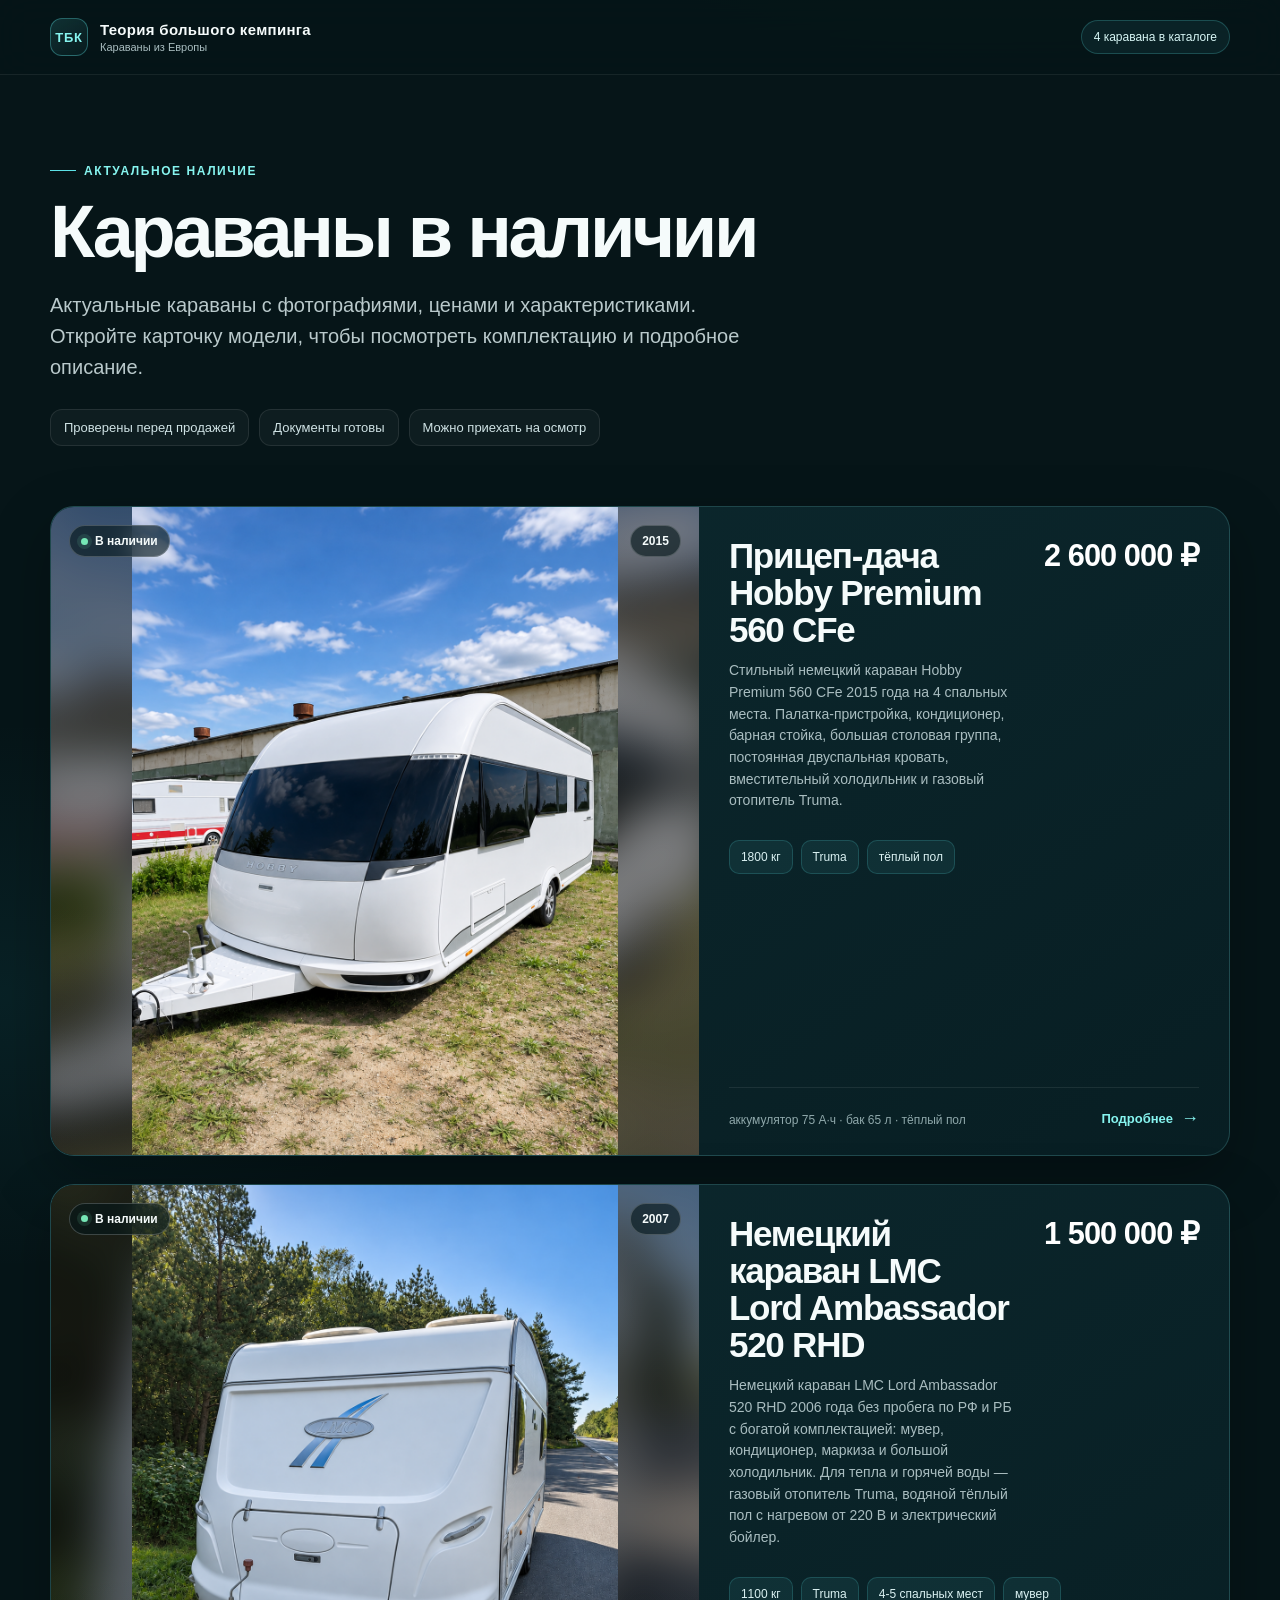
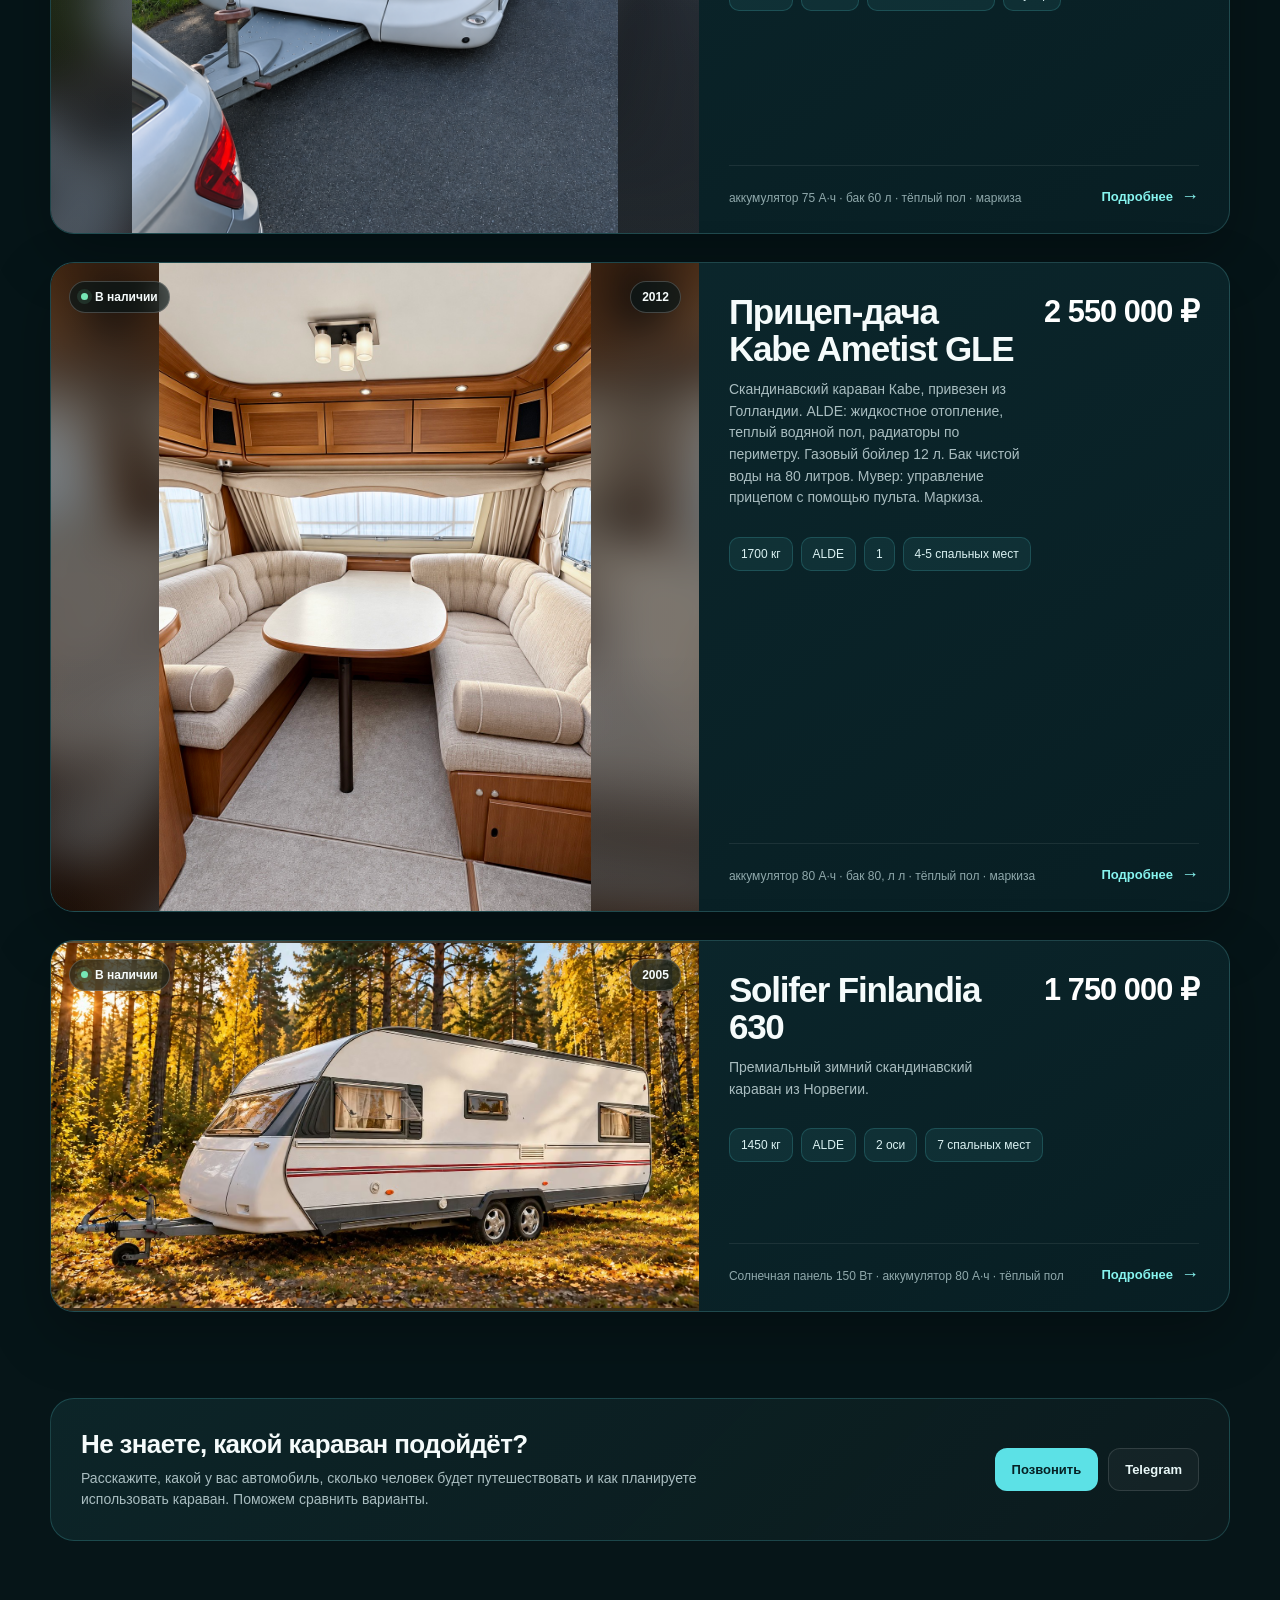
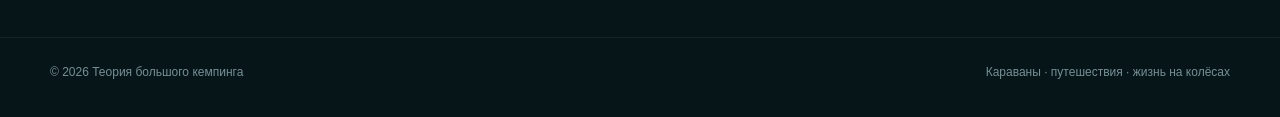
<file: catalog.html>
<!DOCTYPE html>

<html lang="ru"><head><meta charset="utf-8"/><meta content="width=device-width,initial-scale=1,viewport-fit=cover" name="viewport"/><title>Караваны в наличии — Теория большого кемпинга</title><meta content="Караваны в наличии и в пути у «Теории большого кемпинга»: актуальные цены, фотографии и характеристики." name="description"/><style>
:root{--bg:#061518;--bg2:#082126;--card:#0b2429;--line:rgba(128,238,237,.18);--text:#f5fbfb;--muted:#a9bdc0;--accent:#5ce1e6;--accent2:#86f4ef;--green:#76e7b6;--shadow:0 22px 60px rgba(0,0,0,.28)}
*{box-sizing:border-box}html{scroll-behavior:smooth}body{margin:0;font-family:Arial,Helvetica,sans-serif;color:var(--text);background:radial-gradient(900px 520px at 76% -8%,rgba(46,193,204,.12),transparent 63%),radial-gradient(700px 420px at 0% 30%,rgba(27,122,134,.12),transparent 65%),var(--bg);-webkit-font-smoothing:antialiased}a{color:inherit}.wrap{width:min(1180px,calc(100% - 40px));margin:0 auto}
header{position:sticky;top:0;z-index:30;background:rgba(6,21,24,.82);backdrop-filter:blur(18px);-webkit-backdrop-filter:blur(18px);border-bottom:1px solid rgba(255,255,255,.07)}.header-inner{height:74px;display:flex;align-items:center;justify-content:space-between;gap:20px}.brand{display:flex;align-items:center;gap:12px;text-decoration:none;min-width:0}.logo-mark{width:38px;height:38px;border-radius:12px;display:grid;place-items:center;border:1px solid rgba(92,225,230,.35);background:linear-gradient(145deg,rgba(92,225,230,.14),rgba(92,225,230,.03));font-weight:800;font-size:13px;letter-spacing:.06em;color:var(--accent2)}.brand-text{min-width:0}.brand-name{font-weight:800;letter-spacing:.02em;font-size:15px;white-space:nowrap}.brand-sub{font-size:11px;color:var(--muted);margin-top:3px;white-space:nowrap}.count{font-size:12px;color:#d8f7f6;border:1px solid rgba(92,225,230,.22);background:rgba(92,225,230,.07);padding:9px 12px;border-radius:999px;white-space:nowrap}
.hero{padding:82px 0 46px}.eyebrow{display:inline-flex;align-items:center;gap:8px;color:var(--accent2);font-size:12px;font-weight:700;letter-spacing:.13em;text-transform:uppercase;margin-bottom:18px}.eyebrow:before{content:"";width:26px;height:1px;background:var(--accent)}h1{font-size:clamp(38px,6vw,74px);line-height:.98;margin:0 0 22px;letter-spacing:-.045em;max-width:860px}.hero p{margin:0;max-width:720px;font-size:clamp(16px,2vw,20px);line-height:1.55;color:#b9c9cb}.hero-note{margin-top:26px;display:flex;flex-wrap:wrap;gap:10px}.hero-note span{color:#cfe2e4;font-size:13px;border:1px solid rgba(255,255,255,.09);background:rgba(255,255,255,.035);padding:10px 13px;border-radius:12px}
.grid{display:grid;grid-template-columns:1fr;gap:28px;padding:14px 0 86px}.caravan-card{display:grid;grid-template-columns:minmax(0,1.1fr) minmax(390px,.9fr);background:linear-gradient(145deg,rgba(13,43,49,.96),rgba(8,31,36,.97));border:1px solid var(--line);border-radius:24px;overflow:hidden;text-decoration:none;box-shadow:var(--shadow);transition:transform .25s ease,border-color .25s ease,box-shadow .25s ease}.caravan-card:hover{transform:translateY(-4px);border-color:rgba(92,225,230,.4);box-shadow:0 28px 80px rgba(0,0,0,.35)}
.card-media{position:relative;min-height:370px;overflow:hidden;background:#0d272c;isolation:isolate}.card-media:before{content:"";position:absolute;inset:-24px;z-index:-2;background-image:var(--bg);background-size:cover;background-position:center;filter:blur(22px) saturate(.8) brightness(.56);transform:scale(1.08)}.card-media:after{content:"";position:absolute;inset:0;z-index:-1;background:linear-gradient(90deg,rgba(3,14,17,.06),rgba(3,14,17,.02)),linear-gradient(0deg,rgba(3,14,17,.18),transparent 40%)}.card-media img{width:100%;height:100%;position:absolute;inset:0;object-fit:contain;display:block}.media-top{position:absolute;left:18px;right:18px;top:18px;display:flex;align-items:center;justify-content:space-between;gap:12px}.status,.year{backdrop-filter:blur(12px);-webkit-backdrop-filter:blur(12px);border-radius:999px;padding:8px 11px;font-size:12px;font-weight:700;border:1px solid rgba(255,255,255,.2);background:rgba(4,22,25,.62)}.status{display:flex;align-items:center;gap:7px}.status i{width:7px;height:7px;border-radius:50%;background:var(--green);box-shadow:0 0 0 4px rgba(118,231,182,.12)}.photo-hint{position:absolute;left:18px;bottom:18px;padding:9px 11px;border-radius:10px;background:rgba(4,22,25,.64);border:1px solid rgba(255,255,255,.16);backdrop-filter:blur(12px);-webkit-backdrop-filter:blur(12px);font-size:11px;color:#d8ebec;opacity:0;transform:translateY(5px);transition:.2s}.caravan-card:hover .photo-hint{opacity:1;transform:none}
.card-body{padding:30px 30px 26px;display:flex;flex-direction:column;min-width:0}.card-head{display:flex;align-items:flex-start;justify-content:space-between;gap:24px}.card-head h2{font-size:clamp(25px,3vw,35px);line-height:1.06;margin:0 0 12px;letter-spacing:-.035em}.lead{font-size:14px;line-height:1.55;color:var(--muted);margin:0;max-width:520px}.price{font-size:clamp(22px,2.4vw,31px);font-weight:800;white-space:nowrap;letter-spacing:-.03em;color:#fff}.facts{display:flex;flex-wrap:wrap;gap:8px;margin:28px 0 24px}.fact{font-size:12px;padding:9px 11px;border-radius:10px;color:#daf1f2;background:rgba(92,225,230,.075);border:1px solid rgba(92,225,230,.18)}.card-foot{margin-top:auto;border-top:1px solid rgba(255,255,255,.08);padding-top:20px;display:flex;align-items:flex-end;justify-content:space-between;gap:22px}.meta{font-size:12px;line-height:1.5;color:#8fa8ab}.more{display:flex;align-items:center;gap:8px;color:var(--accent2);font-size:13px;font-weight:800;white-space:nowrap}.more b{font-size:18px;transition:transform .2s ease}.caravan-card:hover .more b{transform:translateX(4px)}
.cta{padding:0 0 96px}.cta-box{display:flex;align-items:center;justify-content:space-between;gap:32px;border:1px solid rgba(92,225,230,.2);border-radius:24px;padding:30px;background:linear-gradient(135deg,rgba(92,225,230,.08),rgba(255,255,255,.025))}.cta h3{font-size:26px;margin:0 0 8px;letter-spacing:-.025em}.cta p{margin:0;color:var(--muted);font-size:14px;line-height:1.5;max-width:650px}.actions{display:flex;gap:10px;flex-wrap:wrap;justify-content:flex-end}.btn{text-decoration:none;font-size:13px;font-weight:800;border-radius:12px;padding:13px 16px;border:1px solid rgba(255,255,255,.12)}.btn.primary{background:var(--accent);color:#062125;border-color:transparent}.btn.secondary{background:rgba(255,255,255,.04);color:#e9f8f8}footer{border-top:1px solid rgba(255,255,255,.06);padding:27px 0 38px;color:#769094;font-size:12px}.footer-inner{display:flex;justify-content:space-between;gap:24px;flex-wrap:wrap}
@media(max-width:900px){.caravan-card{grid-template-columns:1fr}.card-media{min-height:360px}.card-body{padding:26px}}
@media(max-width:620px){.wrap{width:min(100% - 28px,1180px)}.header-inner{height:64px}.brand-sub{display:none}.brand-name{font-size:13px}.logo-mark{width:34px;height:34px;border-radius:10px}.count{font-size:10px;padding:8px 9px}.hero{padding:56px 0 30px}h1{font-size:42px;line-height:1.01}.hero p{font-size:15px}.hero-note{margin-top:18px}.hero-note span{font-size:11px;padding:8px 9px}.grid{gap:18px;padding-top:6px;padding-bottom:60px}.caravan-card{border-radius:19px}.card-media{min-height:286px}.media-top{left:13px;right:13px;top:13px}.status,.year{font-size:10px;padding:7px 9px}.photo-hint{display:none}.card-body{padding:20px 18px 18px}.card-head{display:block}.card-head h2{font-size:27px;margin-bottom:8px}.lead{font-size:13px}.price{font-size:25px;margin-top:15px}.facts{margin:19px 0 18px;gap:7px}.fact{font-size:11px;padding:8px 9px}.card-foot{padding-top:16px;display:block}.meta{display:block;margin-bottom:15px}.more{font-size:12px}.cta{padding-bottom:66px}.cta-box{display:block;padding:22px;border-radius:19px}.cta h3{font-size:22px}.actions{justify-content:flex-start;margin-top:18px}.btn{flex:1;text-align:center;min-width:128px}}
</style><style>
.catalog-offline[hidden]{display:none}.catalog-offline{width:min(1180px,calc(100% - 40px));margin:0 auto 20px;padding:16px 18px;border:1px solid rgba(240,205,126,.48);background:rgba(240,205,126,.08);border-radius:12px;color:#f7e8c9;font-size:14px;line-height:1.55}.catalog-offline a{color:#86f4ef;font-weight:700;text-decoration:underline}.catalog-offline strong{font-weight:800}@media(max-width:620px){.catalog-offline{width:calc(100% - 28px);font-size:12px}}
</style><link rel="stylesheet" href="portrait-fit.css?v=20261111-square-1">
</head><body><header><div class="wrap header-inner"><a aria-label="Теория большого кемпинга" class="brand" href="index.html"><div class="logo-mark">ТБК</div><div class="brand-text"><div class="brand-name">Теория большого кемпинга</div><div class="brand-sub">Караваны из Европы</div></div></a><div class="count">Караваны в наличии</div></div></header>
<main><section class="hero"><div class="wrap"><div class="eyebrow">Актуальное наличие</div><h1>Караваны в наличии</h1><p>Актуальные караваны с фотографиями, ценами и характеристиками. Откройте карточку модели, чтобы посмотреть комплектацию и подробное описание.</p><div class="hero-note"><span>Проверены перед продажей</span><span>Документы готовы</span><span>Можно приехать на осмотр</span></div></div></section><section class="wrap grid" id="dynamicCatalog"><p>Загружаем каталог…</p></section><section class="cta"><div class="wrap"><div class="cta-box"><div><h3>Не знаете, какой караван подойдёт?</h3><p>Расскажите, какой у вас автомобиль, сколько человек будет путешествовать и как планируете использовать караван. Поможем сравнить варианты.</p></div><div class="actions"><a class="btn primary" href="tel:+79261611143">Позвонить</a><a class="btn secondary" href="https://t.me/Mikhail_Igoshev">Telegram</a></div></div></div></section></main>
<footer><div class="wrap footer-inner"><span>© 2026 Теория большого кемпинга</span><span>Караваны · путешествия · жизнь на колёсах</span></div></footer><script src="portrait-fit.js?v=20261111-square-1"></script>
<script src="catalog-data.js?v=20261111-lmc-front"></script>
<script>
/* TEBICAMP V51.1: самодостаточный каталог; работает без отдельных JS-файлов. */
window.TEBICAMP_CATALOG_SEED = [{"slug":"solifer-finlandia-630","legacy_page":"solifer.html","name":"Solifer Finlandia 630","year":2005,"price_rub":1750000,"status":"available","is_published":true,"is_winter":true,"no_russia_mileage":true,"max_weight":"1450 кг","cover_url":"assets-02/img_e66c1cf72bedbc06115f.avif","home_cover_url":"assets-01/img_e6f441decff27d3d03d9.avif","photos":[{"url":"assets-03/img_a83e9412c7818932b4cf.avif","thumb":"assets-05/img_26700a1f5573e796993a.avif"},{"url":"assets-02/img_833049133b2400105f49.avif","thumb":"assets-05/img_44756354072c47142688.avif"},{"url":"assets-02/img_db5d30554289940218e5.avif","thumb":"assets-05/img_cd90fc4e2647cc1e57a0.avif"},{"url":"assets-03/img_ae0891ba86b2a9d79ec8.avif","thumb":"assets-05/img_22fc5fe4011a65ea5877.avif"},{"url":"assets-02/img_d3933e4b13d27ea340dd.avif","thumb":"assets-05/img_b058784b9a411af9b32f.avif"},{"url":"assets-03/img_32935c5ce5270580c071.avif","thumb":"assets-05/img_1f4cb9ab6bee8ea0f939.avif"},{"url":"assets-01/img_834c4df2092c8af57f0f.avif","thumb":"assets-05/img_2e8c2c9ee561378d5c5d.avif"},{"url":"assets-03/img_103277fc8bf07cf3ff4c.avif","thumb":"assets-05/img_c0ff21797d446f4d68e3.avif"},{"url":"assets-02/img_9728d78f28170244e5ff.avif","thumb":"assets-03/img_ebc1a38dfdcf074b04ab.avif"},{"url":"assets-03/img_e287c2411086387f800a.avif","thumb":"assets-05/img_df69e0d15b024409099a.avif"},{"url":"assets-03/img_c39de55838939e539639.avif","thumb":"assets-05/img_01c3da77efdac0bf8b31.avif"},{"url":"assets-03/img_0477ec42339cd1e86449.avif","thumb":"assets-05/img_d8bf3b33ed4dd09d7554.avif"},{"url":"assets-03/img_6163514374caea72d1fa.avif","thumb":"assets-05/img_dc92d9d9158046f43ec7.avif"},{"url":"assets-02/img_938af8f353db090bfbd1.avif","thumb":"assets-05/img_207bfe185b8cfa5b4d64.avif"},{"url":"assets-02/img_abe8542e7c0c1cfacce9.avif","thumb":"assets-05/img_00ac185405a891a6a094.avif"},{"url":"assets-03/img_36cd6ba260f5a4b35321.avif","thumb":"assets-05/img_43772dadaafa23775009.avif"},{"url":"assets-02/img_e406c4d251f90f5d54a3.avif","thumb":"assets-05/img_05f6d6e230aebd2103b5.avif"},{"url":"assets-03/img_e981f09e11dea4054f18.avif","thumb":"assets-05/img_43917431f01005425c37.avif"},{"url":"assets-02/img_ed2e49656209cd6f347d.avif","thumb":"assets-05/img_e73774d97a6cbe02ea54.avif"},{"url":"assets-03/img_0217f682ca428bc17367.avif","thumb":"assets-05/img_fc35f7a819d5a02274db.avif"},{"url":"assets-03/img_781aaf26674ea7b4be98.avif","thumb":"assets-05/img_76d80931ca6f8e33a89e.avif"},{"url":"assets-01/img_812e96121202d33cb88d.avif","thumb":"assets-05/img_a57853cfcdc10da762bf.avif"},{"url":"assets-02/img_5132ec13a12d00865b7a.avif","thumb":"assets-05/img_a0ae9b4e50276494511a.avif"},{"url":"assets-02/img_28d332d0d80f6b9e7754.avif","thumb":"assets-05/img_239c2d8b8b5d74ea37f7.avif"},{"url":"assets-02/img_950014c4c474b6ba4da7.avif","thumb":"assets-05/img_70553086fc4df9a5750e.avif"},{"url":"assets-03/img_e19b5dc4d95577fb741f.avif","thumb":"assets-05/img_d8178eb074f31ad8b56a.avif"},{"url":"assets-03/img_499fb2244590abf3b15b.avif","thumb":"assets-05/img_9892ff835e63746cc1b8.avif"},{"url":"assets-04/img_21fa916d121ae8547ae7.avif","thumb":"assets-05/img_f1f060da8f5b77f8fdd4.avif"},{"url":"assets-03/img_cb3dea4a4c654cf91f4e.avif","thumb":"assets-05/img_5bf8024c91d280ad8a2d.avif"},{"url":"assets-03/img_7f90f6d1db1fa85ed161.avif","thumb":"assets-05/img_ee4b59f9d526ed0cd657.avif"},{"url":"assets-03/img_51421761f84b17ad713b.avif","thumb":"assets-05/img_18fd67c4fa50a4bfd1a2.avif"},{"url":"assets-02/img_672aa1381fdb244d0770.avif","thumb":"assets-05/img_d4a5fea0df47e80d28ec.avif"},{"url":"assets-03/img_69cd1bee325431a54b65.avif","thumb":"assets-05/img_f1c944c921a5c13a50b5.avif"},{"url":"assets-03/img_e4eddc40ad4cef7a3e8d.avif","thumb":"assets-05/img_1a15ebfdbe465b906140.avif"},{"url":"assets-03/img_6bc58ae00efd0a0642df.avif","thumb":"assets-05/img_be6bc97350222aad2e7a.avif"},{"url":"assets-03/img_1c546c120d3f4162fb21.avif","thumb":"assets-05/img_45d8637ac67b6e251e3a.avif"},{"url":"assets-02/img_37e1efc0298e8fb36b0d.avif","thumb":"assets-05/img_4875ba6fd29cdb67bbfa.avif"},{"url":"assets-02/img_af0ed0eaf177ca6f8e49.avif","thumb":"assets-05/img_b7e5b5778308fb7fdeb6.avif"},{"url":"assets-04/img_82d6532ab561d165c74d.avif","thumb":"assets-05/img_187a3d0582288d91fbc8.avif"},{"url":"assets-04/img_f715d74cbc51cc1a4712.avif","thumb":"assets-05/img_11d389f4733a4404aec2.avif"}],"video_url":"https://rutube.ru/shorts/a25f35420f1c81d2265aea7719964c9c/","lead":"Премиальный зимний скандинавский караван из Норвегии.","description_lead":"Solifer Finlandia 630 2005 года — большой финский зимний караван, привезённый из Норвегии и не эксплуатировавшийся в России и Беларуси. Семь спальных мест, жидкостное отопление ALDE, тёплый пол и двухосное шасси делают его особенно интересным для семьи, длительных поездок и круглогодичного использования.","paragraphs":[{"title":"Скандинавская конструкция.","text":"Solifer создавался для северного климата: стены толщиной около 40 мм, жидкостная система отопления и радиаторы по периметру помогают поддерживать комфортную температуру в холодную погоду. До ввоза караван использовался в Норвегии, преимущественно в кемпинге."},{"title":"Планировка.","text":"Внутри предусмотрено семь спальных мест, распределённых между несколькими жилыми зонами. Есть большая постоянная кровать, дополнительная верхняя спальная полка и просторные диванные группы, которые позволяют удобно разместить большую семью или компанию. В салоне много шкафов, полок и мест хранения."},{"title":"Кухня.","text":"Полноценный кухонный блок включает трёхконфорочную газовую плиту, отдельный газовый духовой шкаф, мойку и большой двухкамерный холодильник Dometic с отдельной морозильной камерой."},{"title":"Отопление и горячая вода.","text":"Установлена жидкостная система ALDE: газовый котёл, радиаторы по всему периметру и тёплый пол. Для горячей воды предусмотрен газовый бойлер объёмом 12 л."},{"title":"Вода и автономность.","text":"Бак чистой воды — 40 л. Установлены солнечная панель 150 Вт и аккумулятор 80 А·ч. Газовый баллон — 27 л."},{"title":"Санузел.","text":"Есть отдельная ванная комната с душевой зоной, умывальником, зеркалом и кассетным биотуалетом."},{"title":"Стоянка и отдых.","text":"В комплекте полноразмерная палатка на всю длину каравана, создающая рядом с ним дополнительное закрытое пространство для отдыха и хранения вещей."},{"title":"Состояние.","text":"Рама, подвеска и шины находятся в очень хорошем визуальном состоянии. Проверены ALDE, водоснабжение, газовая система, электрика, холодильник и бойлер — всё оборудование работает. Караван готов к осмотру и эксплуатации."}],"spec_groups":[{"title":"Внешние характеристики","rows":[{"label":"Год выпуска","value":"2005"},{"label":"Длина с дышлом","value":"8 м"},{"label":"Ширина","value":"2,50 м"},{"label":"Высота","value":"2,62 м"},{"label":"Максимально разрешённая масса","value":"1450 кг"},{"label":"Количество осей","value":"2 оси · 4 колеса"}]},{"title":"Внутренние характеристики","rows":[{"label":"Спальных мест","value":"7"},{"label":"Толщина стен","value":"40 мм"},{"label":"Тип каравана","value":"Скандинавский зимний"}]}],"technical_groups":[{"title":"Отопление и автономность","rows":[{"label":"Система отопления","value":"ALDE"},{"label":"Тип отопления","value":"Жидкостное, газовое"},{"label":"Радиаторы","value":"По всему периметру"},{"label":"Тёплый пол","value":"Есть, жидкостный"},{"label":"Бойлер","value":"Газовый · 12 л"}]},{"title":"Электрика и ресурсы","rows":[{"label":"Солнечная панель","value":"150 Вт"},{"label":"Аккумулятор","value":"80 А·ч"},{"label":"Бак чистой воды","value":"40 л"},{"label":"Газовый баллон","value":"27 л"}]}],"equipment":[{"title":"ALDE","text":"Жидкостное газовое отопление с радиаторами по периметру."},{"title":"Тёплый пол","text":"Жидкостный, работает вместе с системой отопления."},{"title":"Газовый бойлер","text":"12 литров для горячей воды."},{"title":"Большой холодильник Dometic","text":"Двухкамерный, с отдельной морозильной камерой."},{"title":"Газовый духовой шкаф","text":"Отдельная духовка в кухонном блоке."},{"title":"Газовая плита","text":"3 конфорки."},{"title":"Кухонная мойка","text":"Отдельная мойка с крышкой и рабочей поверхностью."},{"title":"Солнечная панель","text":"150 Вт."},{"title":"Аккумулятор","text":"80 А·ч."},{"title":"Бак чистой воды","text":"40 литров."},{"title":"Душ","text":"В отдельной ванной комнате."},{"title":"Кассетный биотуалет","text":"Сервисный кассетный туалет."},{"title":"Умывальник","text":"С зеркалом и местами хранения."},{"title":"Полноразмерная палатка","text":"На всю длину каравана."},{"title":"Двухосное шасси","text":"2 оси · 4 колеса."},{"title":"Много мест хранения","text":"Высокие шкафы, верхние секции, полки и выдвижные ящики."}],"check_groups":[{"title":"Состояние и проверка","rows":[{"label":"Рама, подвеска и шины","value":"Очень хорошее визуальное состояние"},{"label":"Отопление ALDE","value":"Проверено, работает"},{"label":"Газовая система","value":"Проверена, работает"},{"label":"Водоснабжение","value":"Проверено, работает"},{"label":"Электрика","value":"Проверена, работает"},{"label":"Холодильник","value":"Проверен, работает"},{"label":"Бойлер","value":"Проверен, работает"}]},{"title":"Документы и осмотр","rows":[{"label":"Страна покупки","value":"Норвегия"},{"label":"Пробег по РФ / РБ","value":"Нет"},{"label":"Документы","value":"ПТС, СБКТС, таможенная декларация"},{"label":"Осмотр","value":"Доступен"},{"label":"Доставка по России","value":"Возможна"}]}],"catalog_facts":["1450 кг","ALDE","2 оси","7 спальных мест"],"catalog_meta":"Солнечная панель 150 Вт · аккумулятор 80 А·ч · тёплый пол","home_features":["Макс. масса 1450 кг","Солнечная панель 150 Вт","Палатка"],"home_text":"Финский скандинавский караван. ALDE: жидкостное отопление, тёплый пол, радиаторы по периметру. Газовый бойлер 12 л. Бак чистой воды 40 л. Без пробега по РФ.","display_order":10},{"slug":"hymer-eriba-nova-465g","legacy_page":"hymer.html","name":"Hymer Eriba Nova 465G","year":2007,"price_rub":1499000,"status":"sold","is_published":true,"is_winter":false,"no_russia_mileage":true,"max_weight":"1600 кг","cover_url":"assets-02/img_fe1b3c05e644f84bbc0f.avif","home_cover_url":"assets-01/img_0a6c5d569bd3e2e864ec.avif","photos":[{"url":"assets-02/img_fe1b3c05e644f84bbc0f.avif","thumb":"assets-02/img_fe1b3c05e644f84bbc0f.avif"},{"url":"assets-01/img_e0e01af19b397c5cf76d.avif","thumb":"assets-05/img_84a4ef71933a8e1995e9.avif"},{"url":"assets-02/img_d38d6b0ae1b819adcaa1.avif","thumb":"assets-05/img_5e3d094eaec3637b36b4.avif"},{"url":"assets-02/img_e61a3b4b43821851cd72.avif","thumb":"assets-05/img_e8bab8de8cd320d2e7ed.avif"},{"url":"assets-03/img_54443842d87f24066d74.avif","thumb":"assets-05/img_4d4b9506a1c9f106392b.avif"},{"url":"assets-02/img_c07413f7dc6028f08857.avif","thumb":"assets-05/img_17672011417ac4dc5f5a.avif"},{"url":"assets-01/img_ed6ad8cd673e1b540e9b.avif","thumb":"assets-05/img_7c5004570937c8be0e74.avif"},{"url":"assets-04/img_52a422dacb047b18ade6.avif","thumb":"assets-05/img_a633ac7613294938894e.avif"},{"url":"assets-04/img_9a747083e7906ba59597.avif","thumb":"assets-05/img_f2588e12c0115df05dc5.avif"},{"url":"assets-04/img_375801b223b094edd4e1.avif","thumb":"assets-05/img_2c60d2f6fccd8634eab9.avif"},{"url":"assets-04/img_2ee10c56b9300b560d7a.avif","thumb":"assets-05/img_6a9f71408a03c4152b2f.avif"},{"url":"assets-04/img_72dbaf6fde1afcd83e55.avif","thumb":"assets-05/img_53382d870ab5a6d88282.avif"},{"url":"assets-04/img_b55b731a7ea4f66fe3a8.avif","thumb":"assets-05/img_74c50abf602b5aa6d5b2.avif"},{"url":"assets-04/img_d91a40d0afb751671490.avif","thumb":"assets-05/img_124500f7a379655695b6.avif"},{"url":"assets-04/img_48903453fedd46c20bcd.avif","thumb":"assets-05/img_37618fb94d34bb50dee7.avif"},{"url":"assets-04/img_691e0c0e534c09c54120.avif","thumb":"assets-05/img_0370f381595868202638.avif"},{"url":"assets-04/img_4a7d9304e95f60c70a06.avif","thumb":"assets-05/img_17f728c9c9da11f496ce.avif"},{"url":"assets-04/img_e39b73b53a530989b83c.avif","thumb":"assets-05/img_0b2320b0bf004397f868.avif"},{"url":"assets-03/img_61216f8178ecd4ed8d67.avif","thumb":"assets-05/img_c699f690ab3f02f295f7.avif"},{"url":"assets-04/img_8a4970121892c08e4c01.avif","thumb":"assets-05/img_06fe5c24d10a122b747f.avif"},{"url":"assets-05/img_e8af860e86f839e45903.avif","thumb":"assets-05/img_35fc457688eced7624ff.avif"},{"url":"assets-03/img_a91a0435e75eb9b9d2c9.avif","thumb":"assets-05/img_5da3e8cd30a9cbb1a9fc.avif"},{"url":"assets-01/img_bd61d4f4ab5b4631c57f.avif","thumb":"assets-05/img_ceeaae3580b76906461e.avif"},{"url":"assets-02/img_212041f28abc00b6f80b.avif","thumb":"assets-05/img_f210f323888b76043c67.avif"},{"url":"assets-02/img_e65119ffbcd3c865386e.avif","thumb":"assets-05/img_2493e8051017a31167de.avif"},{"url":"assets-03/img_8c061b0ac8a1a70bd1f1.avif","thumb":"assets-05/img_8dd776084807ee5bc4d2.avif"},{"url":"assets-04/img_9428e9300dd4adce0663.avif","thumb":"assets-05/img_ef6dbec6692cd210e033.avif"}],"video_url":"https://rutube.ru/shorts/67dfa9b3699ee04dd5175163f982abb3/","lead":"Немецкий караван из Голландии, без пробега по РФ и РБ.","description_lead":"Hymer Eriba Nova 465G 2007 года — немецкий жилой прицеп, привезённый из Голландии, без пробега по РФ и РБ. Просторная планировка, постоянная двуспальная кровать, большая диванная группа, полноценная кухня и отдельный санузел делают его удобным не только для коротких выездов, но и для длительных путешествий.","paragraphs":[{"title":"Планировка.","text":"В передней части находится большая U-образная диванная группа с обеденным столом на пневмостойке. Стол опускается, и зона трансформируется в дополнительное спальное место примерно 200 × 130 см. В задней части расположена постоянная французская кровать примерно 200 × 145 см. Всего караван рассчитан на четыре спальных места."},{"title":"Кухня.","text":"Центральный кухонный блок включает трёхконфорочную газовую плиту, большую мойку, рабочую поверхность и холодильник Dometic с морозильной камерой. Холодильник работает в трёх режимах: 12 В, 220 В и газ."},{"title":"Санузел и вода.","text":"Рядом со спальной зоной расположены отдельный умывальник с зеркалом и подсветкой, душевая и кассетный биотуалет. Бак чистой воды — 45 л, электрический бойлер — 5 л; вода нагревается ориентировочно за 15–20 минут."},{"title":"Отопление и вентиляция.","text":"За отопление отвечает Truma с разводкой тёплого воздуха по салону; раздувка работает от 220 В. Большой потолочный люк и остальные окна оборудованы москитными сетками и плотными blackout-шторами. На входной двери также установлена москитная сетка во весь проём."},{"title":"Маневрирование и отдых на стоянке.","text":"Установлен мувер, позволяющий перемещать караван с пульта без автомобиля. Для мувера предусмотрен отдельный аккумулятор. Есть маркиза с боковыми стенками — она создаёт рядом с караваном дополнительную защищённую зону отдыха."},{"title":"Состояние.","text":"Перед продажей караван прошёл профессиональный клининг и химчистку. Корпус сухой, проверен на протечки и герметичность. Проверены газ, водоснабжение, электрика, отопление и холодильник — всё оборудование работает. Караван готов к поездкам и осмотру."}],"spec_groups":[{"title":"Внешние характеристики","rows":[{"label":"Год выпуска","value":"2007"},{"label":"Тип / модификация","value":"465G"},{"label":"Длина с дышлом","value":"6,50 м"},{"label":"Ширина","value":"2,30 м"},{"label":"Макс. разрешённая масса","value":"1600 кг"}]},{"title":"Внутренние характеристики","rows":[{"label":"Длина жилой части","value":"5,10 м"},{"label":"Ширина жилого пространства","value":"2,20 м"},{"label":"Высота внутри","value":"1,95 м"},{"label":"Спальных мест","value":"4"},{"label":"Французская кровать","value":"≈ 200 × 145 см"},{"label":"Диванная зона / кровать","value":"≈ 200 × 130 см"}]},{"title":"Отопление и автономность","rows":[{"label":"Система отопления","value":"Truma"},{"label":"Тип отопления","value":"Воздушное, газовое"},{"label":"Разводка тёплого воздуха","value":"Есть"},{"label":"Питание раздувки","value":"220 В"},{"label":"Аккумулятор","value":"Есть, используется для мувера"}]}],"technical_groups":[],"equipment":[{"title":"Мувер","text":"Маневрирование каравана с пульта без автомобиля."},{"title":"Аккумулятор","text":"Установлен для питания мувера; ёмкость не указана."},{"title":"Truma","text":"Газовое воздушное отопление с разводкой по салону."},{"title":"Бак чистой воды","text":"45 литров."},{"title":"Электрический бойлер","text":"5 литров, нагрев ориентировочно 15–20 минут."},{"title":"Dometic","text":"Холодильник: 12 В / 220 В / газ."},{"title":"Морозильная камера","text":"Отдельная камера внутри холодильника."},{"title":"Газовая плита","text":"3 конфорки."},{"title":"Кухонная мойка","text":"Большая мойка и рабочая поверхность."},{"title":"Душ","text":"Отдельная душевая зона."},{"title":"Кассетный биотуалет","text":"Сервисный кассетный туалет."},{"title":"Отдельный умывальник","text":"Зеркало и подсветка рядом со спальной зоной."},{"title":"Маркиза","text":"С боковыми стенками — дополнительная зона отдыха."},{"title":"Газовый баллон","text":"Для газового оборудования каравана."},{"title":"Панорамный потолочный люк","text":"Открывается для проветривания."},{"title":"Москитные сетки","text":"На окнах, люках и во весь проём входной двери."},{"title":"Blackout-шторы","text":"Плотные солнцезащитные шторы на окнах и люках."}],"check_groups":[{"title":"Состояние и проверка","rows":[{"label":"Клининг и химчистка","value":"Выполнены"},{"label":"Корпус","value":"Сухой, проверен на протечки и герметичность"},{"label":"Отопление Truma","value":"Проверено, работает"},{"label":"Газовая система","value":"Проверена, работает"},{"label":"Водоснабжение","value":"Проверено, работает"},{"label":"Электрика","value":"Проверена, работает"},{"label":"Холодильник","value":"Проверен, работает"}]},{"title":"Документы и осмотр","rows":[{"label":"Страна покупки","value":"Нидерланды"},{"label":"Пробег по РФ / РБ","value":"Нет"},{"label":"Документы","value":"ПТС, СБКТС, таможенная декларация"},{"label":"Осмотр","value":"Доступен"},{"label":"Доставка по России","value":"Возможна"}]}],"catalog_facts":["1600 кг","Truma","мувер","маркиза"],"catalog_meta":"Бак 45 л · электрический бойлер 5 л · французская кровать","home_features":["Макс. масса 1600 кг","Мувер","Маркиза"],"home_text":"Немецкий караван. Отопление Truma с разводкой тёплого воздуха по салону, бак чистой воды 60 л, электрический бойлер, мувер для удобного маневрирования без автомобиля. Без пробега по РФ/РБ.","display_order":20},{"slug":"hobby-excellent-easy-540","legacy_page":"hobby.html","name":"Hobby Excellent Easy 540","year":2003,"price_rub":1199000,"status":"sold","is_published":true,"is_winter":false,"no_russia_mileage":true,"max_weight":"1500 кг","cover_url":"assets-02/img_1b85be897346121b41b4.avif","home_cover_url":"assets-01/img_c17ae7f7d1ed3549597c.avif","photos":[{"url":"assets-02/img_077980873166fac27bf5.avif","thumb":"assets-05/img_f99af6c0a6c26821a3f8.avif"},{"url":"assets-02/img_57ac600f8e72aa5706b3.avif","thumb":"assets-05/img_cba7ed1c435820435b90.avif"},{"url":"assets-03/img_f1f84ddd39676c6afec8.avif","thumb":"assets-05/img_9b56cab9f0054502bf68.avif"},{"url":"assets-03/img_313e0413b0139231bd1c.avif","thumb":"assets-05/img_42ebf279259079e62e67.avif"},{"url":"assets-04/img_e93fbea8483b83351c74.avif","thumb":"assets-05/img_d98acee331e875284753.avif"},{"url":"assets-04/img_44e3c7acedfc57d71491.avif","thumb":"assets-05/img_f49a9ad714298a3846a2.avif"},{"url":"assets-03/img_434bb93aff7f08f73669.avif","thumb":"assets-05/img_e0a7c2063e7547422f5a.avif"},{"url":"assets-03/img_93569265e75e165d8649.avif","thumb":"assets-05/img_9212c218c66078b04c9a.avif"},{"url":"assets-03/img_4867c829770b7129f9a6.avif","thumb":"assets-05/img_5c0dcaeff6de7172d3be.avif"},{"url":"assets-03/img_8614c97ee5050da14983.avif","thumb":"assets-05/img_c094ba8e99bbff94d9ce.avif"},{"url":"assets-04/img_13512071ea2d8be69f67.avif","thumb":"assets-05/img_289567d6f4a840b2beec.avif"},{"url":"assets-04/img_5e71cefc7941620f7930.avif","thumb":"assets-05/img_553f8a4802350b38bbe8.avif"},{"url":"assets-04/img_7f585029f6af67d25ee7.avif","thumb":"assets-05/img_b4be6ba5ad4ba333bb93.avif"},{"url":"assets-04/img_3b28b889d1d6c239aa63.avif","thumb":"assets-05/img_6a17a2c52e641f9c279a.avif"},{"url":"assets-04/img_05611177c432a83e623a.avif","thumb":"assets-05/img_e24a5e068ed4a12e2184.avif"},{"url":"assets-05/img_d40ab5e7ab182439a3eb.avif","thumb":"assets-05/img_1ee73849796e0fcad600.avif"},{"url":"assets-04/img_f457d99b497f5f54c7f3.avif","thumb":"assets-05/img_aeffc6a1fd2720cde6dd.avif"},{"url":"assets-04/img_48f6c5cb4c29f05a1064.avif","thumb":"assets-05/img_e66c7ee6003d8ffd773e.avif"},{"url":"assets-04/img_c12d3e24af958d96076b.avif","thumb":"assets-05/img_402d897d8f7e20515478.avif"},{"url":"assets-04/img_5cfda83b4968ecae6d9b.avif","thumb":"assets-05/img_3da026669b7e58f7c66d.avif"},{"url":"assets-04/img_cb8de371941edf6eda72.avif","thumb":"assets-05/img_192052555911d1caed8b.avif"},{"url":"assets-04/img_58a62355e8c35a6b8d17.avif","thumb":"assets-05/img_18666c3a0d9fb7696ea1.avif"},{"url":"assets-04/img_8dfec1ebd0937407a198.avif","thumb":"assets-05/img_0ff55f94b8ac3dbea28e.avif"}],"video_url":"https://rutube.ru/shorts/b27f3071cc6d532a3829f388f05316c1/","lead":"Уютный немецкий караван из Норвегии, полностью готовый к поездкам.","description_lead":"Hobby Excellent Easy 540, 2003 год — немецкий караван из Норвегии, без пробега по РФ и РБ.","paragraphs":[{"title":"Hobby Excellent Easy 540","text":"— очень уютный и продуманный караван от немецкого производителя Hobby. Интерьер этого поколения действительно напоминает небольшой загородный дом: много дерева, мягкий свет, полноценная кухня, отдельные зоны отдыха и большое количество мест для хранения."},{"title":"","text":"Перед продажей караван прошёл профессиональный клининг и химчистку салона. Он чистый, ухоженный и подготовлен к путешествиям."},{"title":"Планировка.","text":"В задней части расположена французская кровать размером 140 × 200 см. Большая столовая зона трансформируется ещё в одно спальное место примерно 150 × 200 см. Всего указываем 4–5 спальных мест. В караване есть отдельная душевая комната с кассетным биотуалетом, полноценная кухонная зона, шкафы, полки и дополнительные места для хранения."},{"title":"Кухня и быт.","text":"Установлены газовая плита на 3 конфорки, микроволновая печь, средний холодильник с морозильной камерой, работающий от газа и 220 В, а также бак чистой воды 60 л и электрический бойлер на 5 л."},{"title":"Комфорт в прохладную погоду.","text":"За отопление отвечает Truma с разводкой тёплого воздуха по салону; система работает от газа. Дополнительно установлен электрический подогрев пола. По всей длине салона сохранено оригинальное ковровое покрытие."},{"title":"","text":"Снаружи установлена маркиза. Караван одноосный. Всё установленное оборудование проверено и работает. Осмотр доступен — можно спокойно посмотреть караван, проверить планировку и работу оборудования."}],"spec_groups":[{"title":"Внешние характеристики","rows":[{"label":"Год выпуска","value":"2003"},{"label":"Длина с дышлом","value":"7,20 м"},{"label":"Длина кузова","value":"≈ 6,17 м"},{"label":"Ширина","value":"2,30 м"},{"label":"Высота","value":"2,65 м"},{"label":"Макс. разрешённая масса","value":"1500 кг"},{"label":"Оси","value":"1 ось"}]},{"title":"Внутренние характеристики","rows":[{"label":"Внутренняя длина","value":"≈ 5,87 м"},{"label":"Внутренняя ширина","value":"≈ 2,17 м"},{"label":"Высота внутри","value":"≈ 1,92 м"},{"label":"Спальных мест","value":"4–5"},{"label":"Французская кровать","value":"140 × 200 см"},{"label":"Столовая зона / кровать","value":"≈ 150 × 200 см"}]},{"title":"Отопление и автономность","rows":[{"label":"Система отопления","value":"Truma"},{"label":"Тип отопления","value":"Воздушное"},{"label":"Разводка тёплого воздуха","value":"Есть"},{"label":"Питание отопления","value":"Газ"},{"label":"Тёплый пол","value":"Электрический, 220 В"}]}],"technical_groups":[],"equipment":[{"title":"Truma","text":"Воздушное отопление с разводкой тёплого воздуха по салону; газ."},{"title":"Тёплый пол","text":"Электрический подогрев пола, питание 220 В."},{"title":"Бойлер","text":"Электрический, объём 5 л."},{"title":"Бак чистой воды","text":"Объём 60 л."},{"title":"Холодильник","text":"Средний, с морозильной камерой; газ / 220 В."},{"title":"Газовая плита","text":"3 конфорки."},{"title":"Микроволновая печь","text":"Установлена в кухонной зоне."},{"title":"Маркиза","text":"Установлена снаружи каравана."},{"title":"Газовый баллон","text":"Есть."},{"title":"Санузел","text":"Отдельная душевая зона и кассетный биотуалет."},{"title":"Ковровое покрытие","text":"Оригинальное покрытие по всей длине салона."},{"title":"Места хранения","text":"Много шкафов, полок и встроенных отделений."}],"check_groups":[{"title":"Состояние и проверка","rows":[{"label":"Клининг и химчистка","value":"Выполнены"},{"label":"Отопление Truma","value":"Проверено, работает"},{"label":"Газовая система","value":"Проверена, работает"},{"label":"Водоснабжение","value":"Проверено, работает"},{"label":"Электрика","value":"Проверена, работает"},{"label":"Бойлер","value":"Проверен, работает"},{"label":"Холодильник","value":"Проверен, работает"},{"label":"Тёплый пол","value":"Проверен, работает"}]},{"title":"Документы и осмотр","rows":[{"label":"Страна покупки","value":"Норвегия"},{"label":"Пробег по РФ / РБ","value":"Нет"},{"label":"Документы","value":"ПТС, ЭПТС, СБКТС"},{"label":"Осмотр","value":"Доступен"},{"label":"Доставка по России","value":"Возможна"}]}],"catalog_facts":["1500 кг","Truma","тёплый пол","4–5 мест"],"catalog_meta":"Бак 60 л · маркиза · холодильник с морозильной камерой","home_features":["Макс. масса 1500 кг","Маркиза"],"home_text":"Немецкий караван. Truma с разводкой тёплого воздуха по салону; электрический тёплый пол. Электрический бойлер 5 л. Бак чистой воды 60 л. Без пробега по РФ/РБ.","display_order":30}];
/* TEBICAMP V48: public catalog API; the key is a PUBLIC Supabase publishable key, never a secret. */
window.TB_CATALOG = (() => {
  'use strict';
  const rows=(window.TEBICAMP_CATALOG_DATA||[]).filter(x=>x&&x.is_published===true&&['available','in_transit','sold'].includes(x.status));
  const seed=rows.length?rows:(window.TEBICAMP_CATALOG_SEED||[]);
  const safeSlug=s=>/^[a-z0-9]+(?:-[a-z0-9]+)*$/.test(s||'');
  const list=async()=>rows.slice();
  const get=async slug=>safeSlug(slug)?(rows.find(x=>x.slug===slug)||null):null;
  const mergePreview=items=>items;
  const money=n=>(Number(n)||0).toLocaleString('ru-RU')+' ₽';
  const href=item=>'caravan.html?slug='+encodeURIComponent(item.slug);
  return {seed,list,get,mergePreview,money,href,safeSlug};
})();;

/* TEBICAMP V51.2: мгновенный предварительный показ + фоновое обновление. */
(()=>{
 'use strict';
 const C=window.TB_CATALOG,root=document.getElementById('dynamicCatalog');
 const count=document.querySelector('.count');
 let pendingRequest=false;
 let attempt=0;
 const n=(tag,cls,text)=>{const e=document.createElement(tag);if(cls)e.className=cls;if(text!==undefined)e.textContent=text;return e;};
 const notice=n('div','catalog-offline');
 notice.setAttribute('role','status');
 notice.setAttribute('aria-live','polite');
 root.before(notice);
 const plural=(v)=>{
   const lastTwo=v%100,last=v%10;
   return lastTwo>=11&&lastTwo<=14?'караванов':last===1?'караван':last>=2&&last<=4?'каравана':'караванов';
 };
 function showNotice(title,detail,allowRetry=false){
   notice.replaceChildren(n('strong','',title),document.createTextNode(detail));
   if(allowRetry){
     const retry=n('a','','Повторить загрузку');
     retry.href='#';
     retry.addEventListener('click',e=>{e.preventDefault();refreshCatalog();});
     notice.appendChild(document.createTextNode(' '));
     notice.appendChild(retry);
   }
   notice.hidden=false;
 }
 function render(items,mode){
   const live=mode==='live';
   const available=items.filter(x=>x.is_published!==false&&(x.status==='available'||x.status==='in_transit'));
   const fragment=document.createDocumentFragment();
   available.forEach((item,index)=>{
     const a=n('a','caravan-card');
     a.href=live?C.href(item):(item.legacy_page||C.href(item));
     a.setAttribute('aria-label','Открыть '+item.name);
     const media=n('div','card-media');
     const photoUrl=item.cover_url||item.photos?.[0]?.url||'';
     if(photoUrl)media.style.setProperty('--bg','url("'+String(photoUrl).replace(/["\\\n\r]/g,'')+'")');
     if(photoUrl){
       const img=n('img');img.src=photoUrl;img.alt=item.name;
       img.decoding='async';img.loading=index===0?'eager':'lazy';
       media.appendChild(img);
     }
     const top=n('div','media-top');const status=n('span','status');
     if(live)status.appendChild(n('i'));
     status.appendChild(document.createTextNode(live?(item.status==='in_transit'?'В пути':'В наличии'):(mode==='pending'?'Проверяем наличие':'Наличие уточняйте')));
     top.appendChild(status);top.appendChild(n('span','year',String(item.year||'')));
     media.appendChild(top);media.appendChild(n('div','photo-hint','Открыть карточку'));a.appendChild(media);
     const body=n('div','card-body'),head=n('div','card-head'),namebox=n('div');
     namebox.appendChild(n('h2','',item.name));namebox.appendChild(n('p','lead',item.lead||''));head.appendChild(namebox);
     head.appendChild(n('div','price',live?(item.price_rub?C.money(item.price_rub):'Цена по запросу'):(mode==='pending'?'Уточняем цену…':'Цена по запросу')));
     body.appendChild(head);
     const facts=n('div','facts');(item.catalog_facts||[]).filter(Boolean).slice(0,8).forEach(x=>facts.appendChild(n('span','fact',x)));body.appendChild(facts);
     const foot=n('div','card-foot');let meta=item.catalog_meta||'';
     if(live&&item.status==='in_transit'&&item.expected_at){
       const d=new Date(item.expected_at+'T12:00:00');
       if(!Number.isNaN(d.getTime()))meta=[meta,'Ожидаемое прибытие: '+d.toLocaleDateString('ru-RU')].filter(Boolean).join(' · ');
     }
     foot.appendChild(n('span','meta',meta));const more=n('span','more','Подробнее ');more.appendChild(n('b','', '→'));
     foot.appendChild(more);body.appendChild(foot);a.appendChild(body);fragment.appendChild(a);
   });
   if(!available.length)fragment.appendChild(n('p','',live?'Сейчас нет опубликованных караванов в наличии. Скоро здесь появятся новые модели.':'Не удалось показать сохранённую копию каталога.'));
   root.replaceChildren(fragment);
   if(count)count.textContent=(live?'':mode==='pending'?'Проверяем · ':'Копия · ')+available.length+' '+plural(available.length)+' в каталоге';
 }
 async function refreshCatalog(){
   if(pendingRequest)return;
   pendingRequest=true;
   const current=++attempt;
   render(C.seed,'pending');
   showNotice('Проверяем актуальность. ','Цены и наличие уточняются по базе данных.');
   const controller=new AbortController();
   const slow=setTimeout(()=>{
     if(current===attempt)showNotice('Обновление занимает больше обычного. ','Пока показаны сохранённые карточки. Цены и наличие ещё не подтверждены.');
   },6000);
   const deadline=setTimeout(()=>controller.abort(),20000);
   try{
     const items=await C.list(controller.signal);
     if(current!==attempt)return;
     render(items,'live');
     notice.hidden=true;
   }catch(error){
     if(current!==attempt)return;
     console.warn('TEBICAMP: база данных недоступна; показана сохранённая копия.',error);
     render(C.seed,'offline');
     showNotice('Не удалось проверить актуальные данные. ','Ниже сохранённая копия каталога. Уточните цены и наличие перед покупкой.',true);
   }finally{
     clearTimeout(slow);clearTimeout(deadline);
     if(current===attempt)pendingRequest=false;
   }
 }
 refreshCatalog();
})();
</script></body></html>
</file>
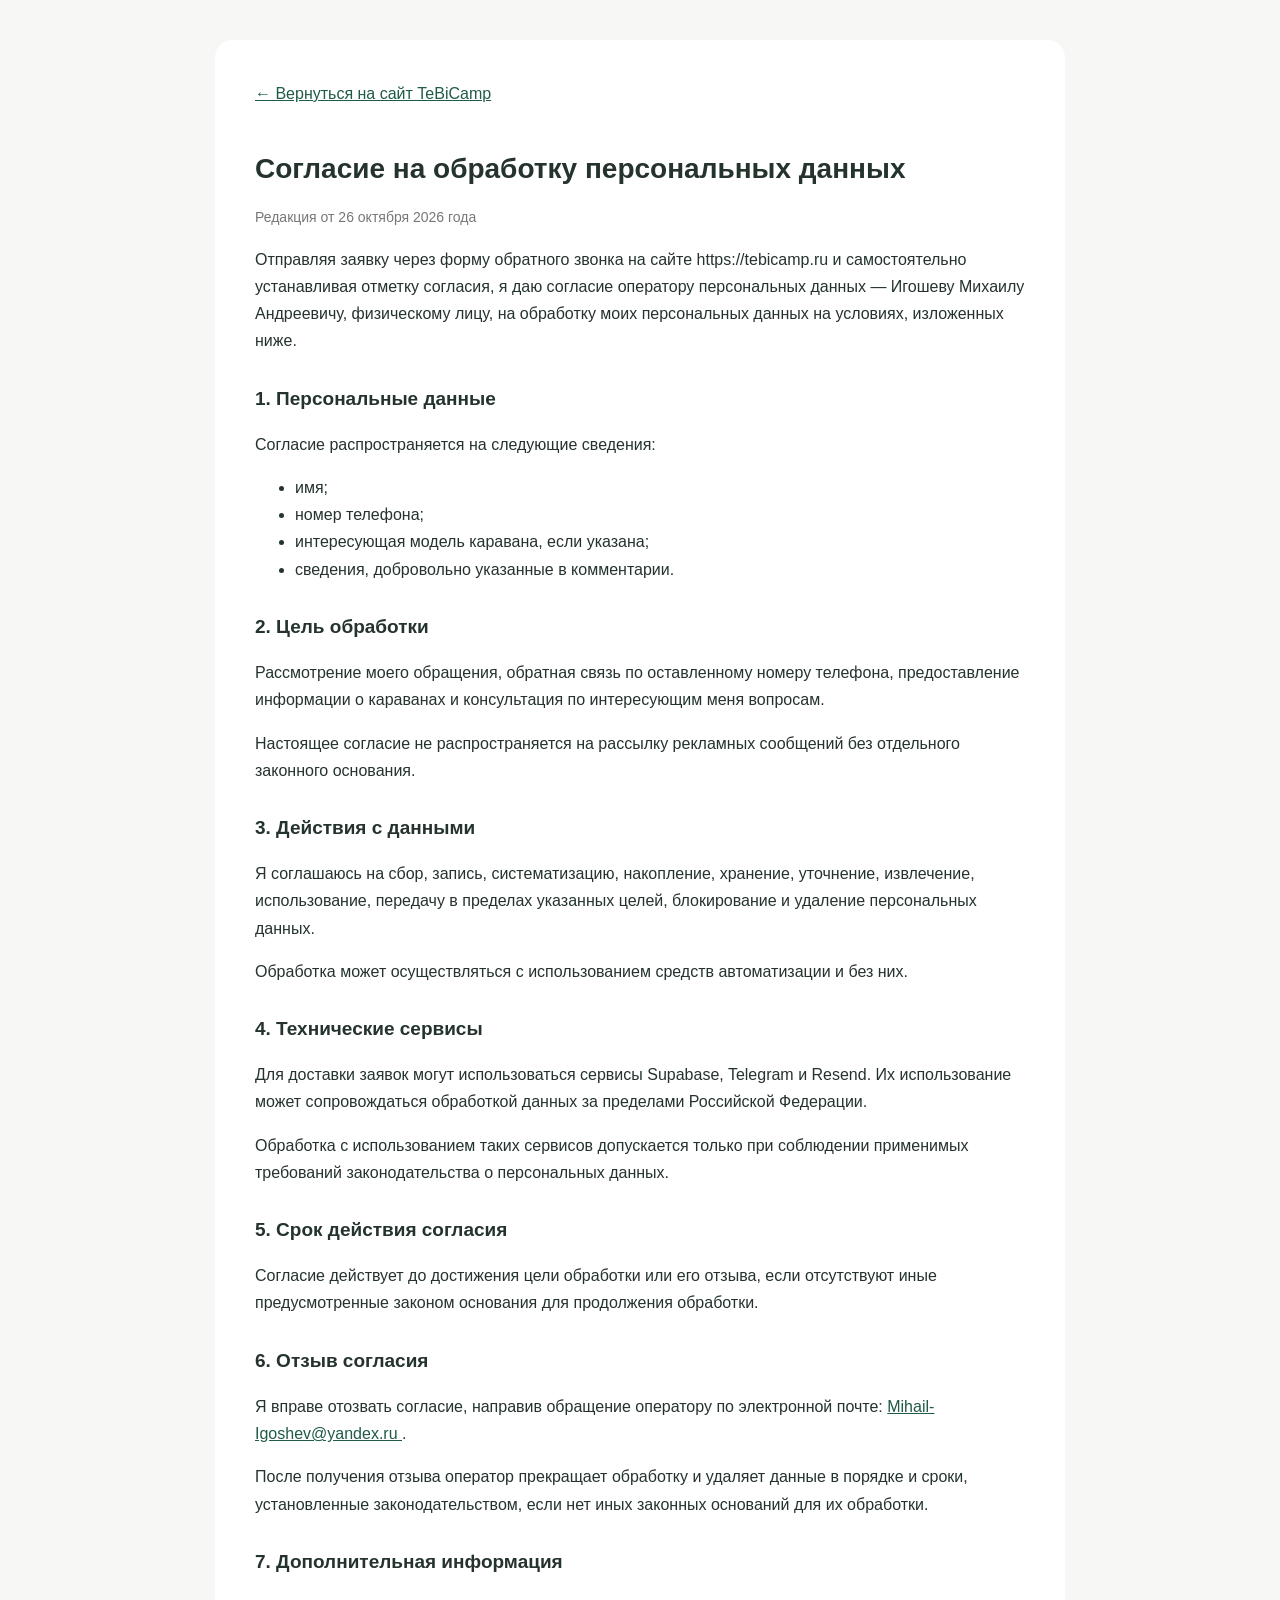
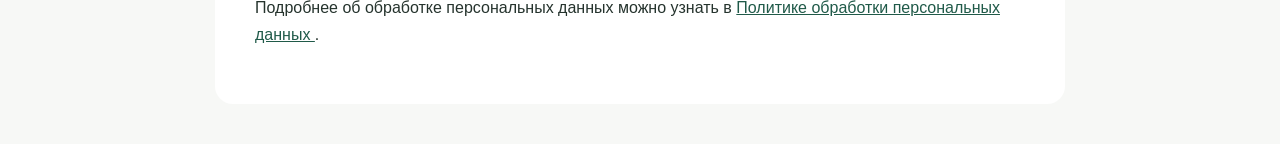
<file: consent.html>
<!DOCTYPE html>
<html lang="ru">
<head>
  <meta charset="UTF-8">
  <meta name="viewport" content="width=device-width, initial-scale=1">
  <title>Согласие на обработку персональных данных — TeBiCamp</title>
  <style>
    * { box-sizing: border-box; }
    body {
      margin: 0;
      background: #f7f8f6;
      color: #25332d;
      font-family: Arial, sans-serif;
      line-height: 1.7;
    }
    main {
      max-width: 850px;
      margin: 40px auto;
      padding: 40px;
      background: white;
      border-radius: 18px;
    }
    h1 { font-size: 28px; line-height: 1.3; }
    h2 { font-size: 19px; margin-top: 28px; }
    a { color: #205a49; }
    .back { display: inline-block; margin-bottom: 25px; }
    .date { color: #777; font-size: 14px; }
    @media (max-width: 600px) {
      main { margin: 0; padding: 24px 18px; border-radius: 0; }
      h1 { font-size: 24px; }
    }
  </style>
</head>
<body>
<main>
  <a class="back" href="/">← Вернуться на сайт TeBiCamp</a>

  <h1>Согласие на обработку персональных данных</h1>
  <p class="date">Редакция от 26 октября 2026 года</p>

  <p>
    Отправляя заявку через форму обратного звонка на сайте
    https://tebicamp.ru и самостоятельно устанавливая
    отметку согласия, я даю согласие оператору
    персональных данных — Игошеву Михаилу Андреевичу,
    физическому лицу, на обработку моих персональных
    данных на условиях, изложенных ниже.
  </p>

  <h2>1. Персональные данные</h2>
  <p>Согласие распространяется на следующие сведения:</p>
  <ul>
    <li>имя;</li>
    <li>номер телефона;</li>
    <li>интересующая модель каравана, если указана;</li>
    <li>сведения, добровольно указанные в комментарии.</li>
  </ul>

  <h2>2. Цель обработки</h2>
  <p>
    Рассмотрение моего обращения, обратная связь
    по оставленному номеру телефона, предоставление
    информации о караванах и консультация
    по интересующим меня вопросам.
  </p>
  <p>
    Настоящее согласие не распространяется на рассылку
    рекламных сообщений без отдельного законного основания.
  </p>

  <h2>3. Действия с данными</h2>
  <p>
    Я соглашаюсь на сбор, запись, систематизацию,
    накопление, хранение, уточнение, извлечение,
    использование, передачу в пределах указанных целей,
    блокирование и удаление персональных данных.
  </p>
  <p>
    Обработка может осуществляться с использованием
    средств автоматизации и без них.
  </p>

  <h2>4. Технические сервисы</h2>
  <p>
    Для доставки заявок могут использоваться сервисы
    Supabase, Telegram и Resend. Их использование
    может сопровождаться обработкой данных
    за пределами Российской Федерации.
  </p>
  <p>
    Обработка с использованием таких сервисов допускается
    только при соблюдении применимых требований
    законодательства о персональных данных.
  </p>

  <h2>5. Срок действия согласия</h2>
  <p>
    Согласие действует до достижения цели обработки
    или его отзыва, если отсутствуют иные предусмотренные
    законом основания для продолжения обработки.
  </p>

  <h2>6. Отзыв согласия</h2>
  <p>
    Я вправе отозвать согласие, направив обращение
    оператору по электронной почте:
    <a href="mailto:Mihail-Igoshev@yandex.ru">
      Mihail-Igoshev@yandex.ru
    </a>.
  </p>
  <p>
    После получения отзыва оператор прекращает обработку
    и удаляет данные в порядке и сроки, установленные
    законодательством, если нет иных законных оснований
    для их обработки.
  </p>

  <h2>7. Дополнительная информация</h2>
  <p>
    Подробнее об обработке персональных данных
    можно узнать в
    <a href="/privacy.html">
      Политике обработки персональных данных
    </a>.
  </p>
</main>
</body>
</html>
</file>
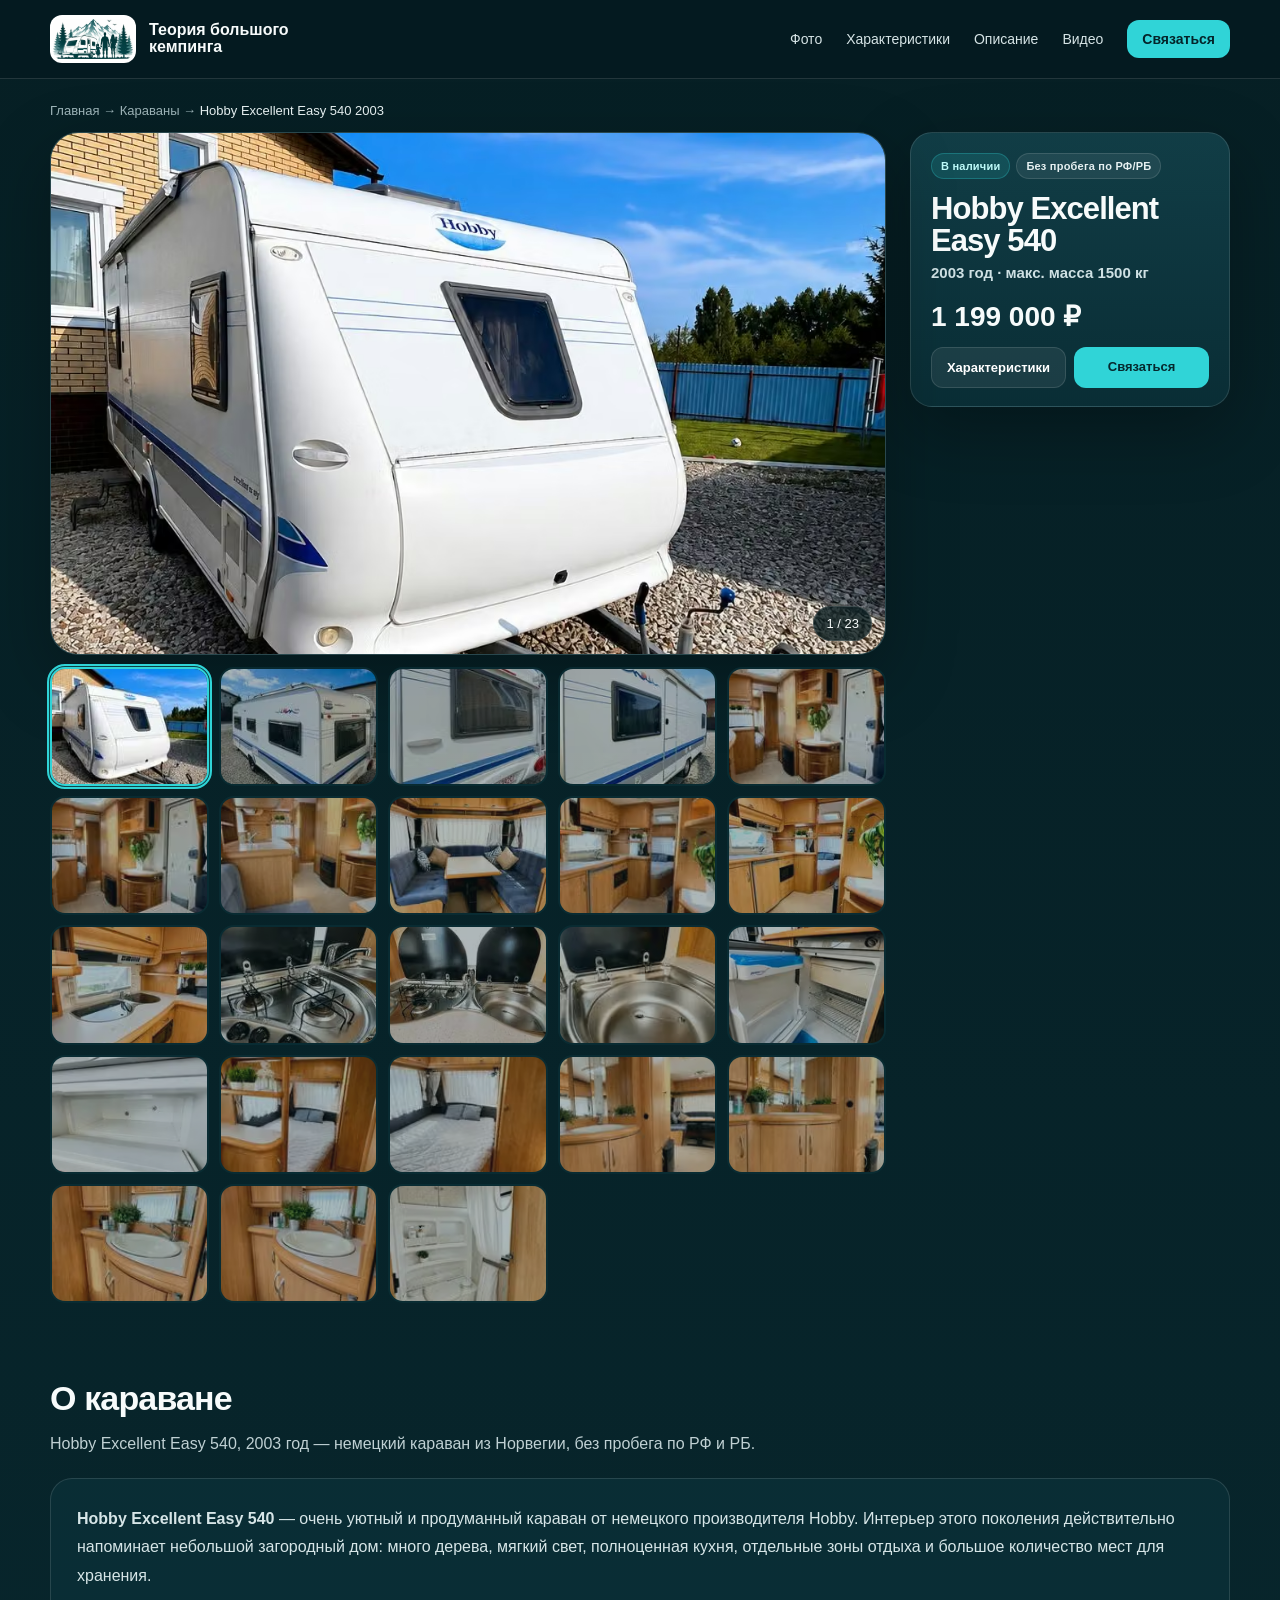
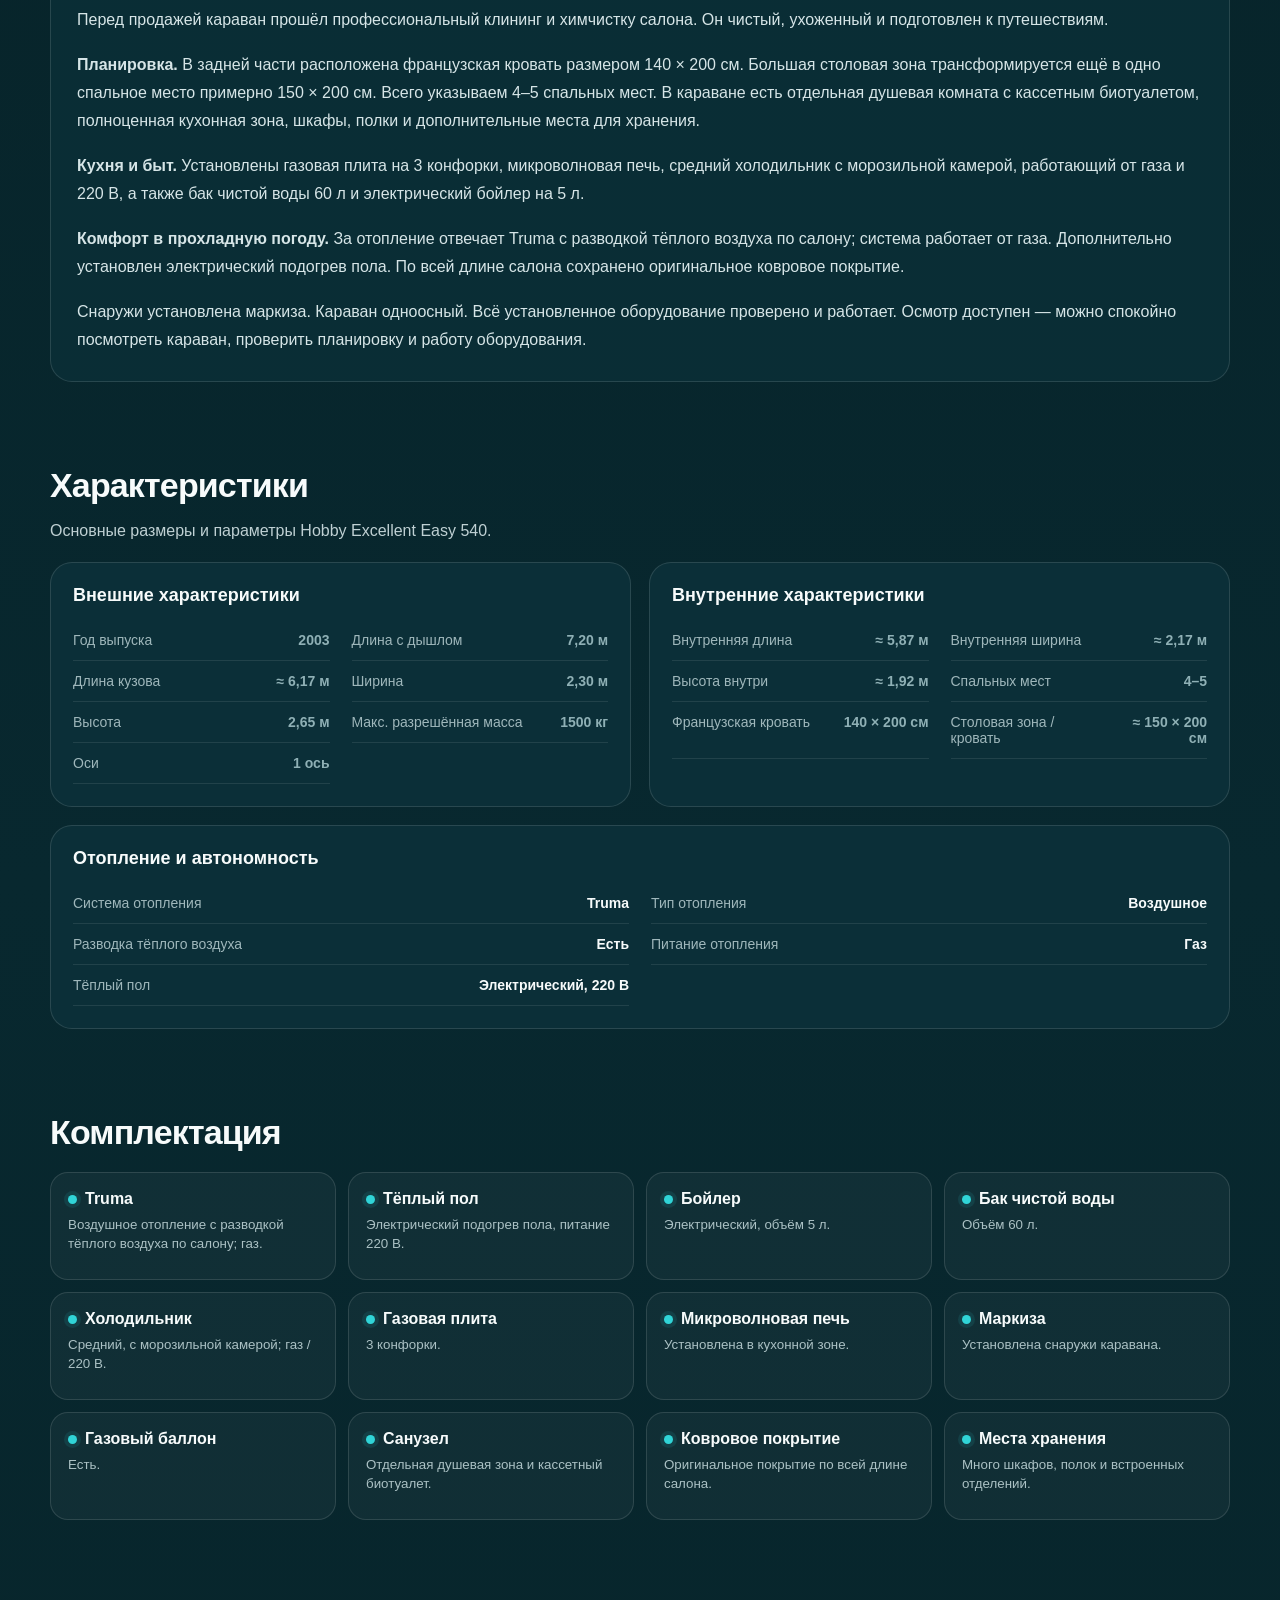
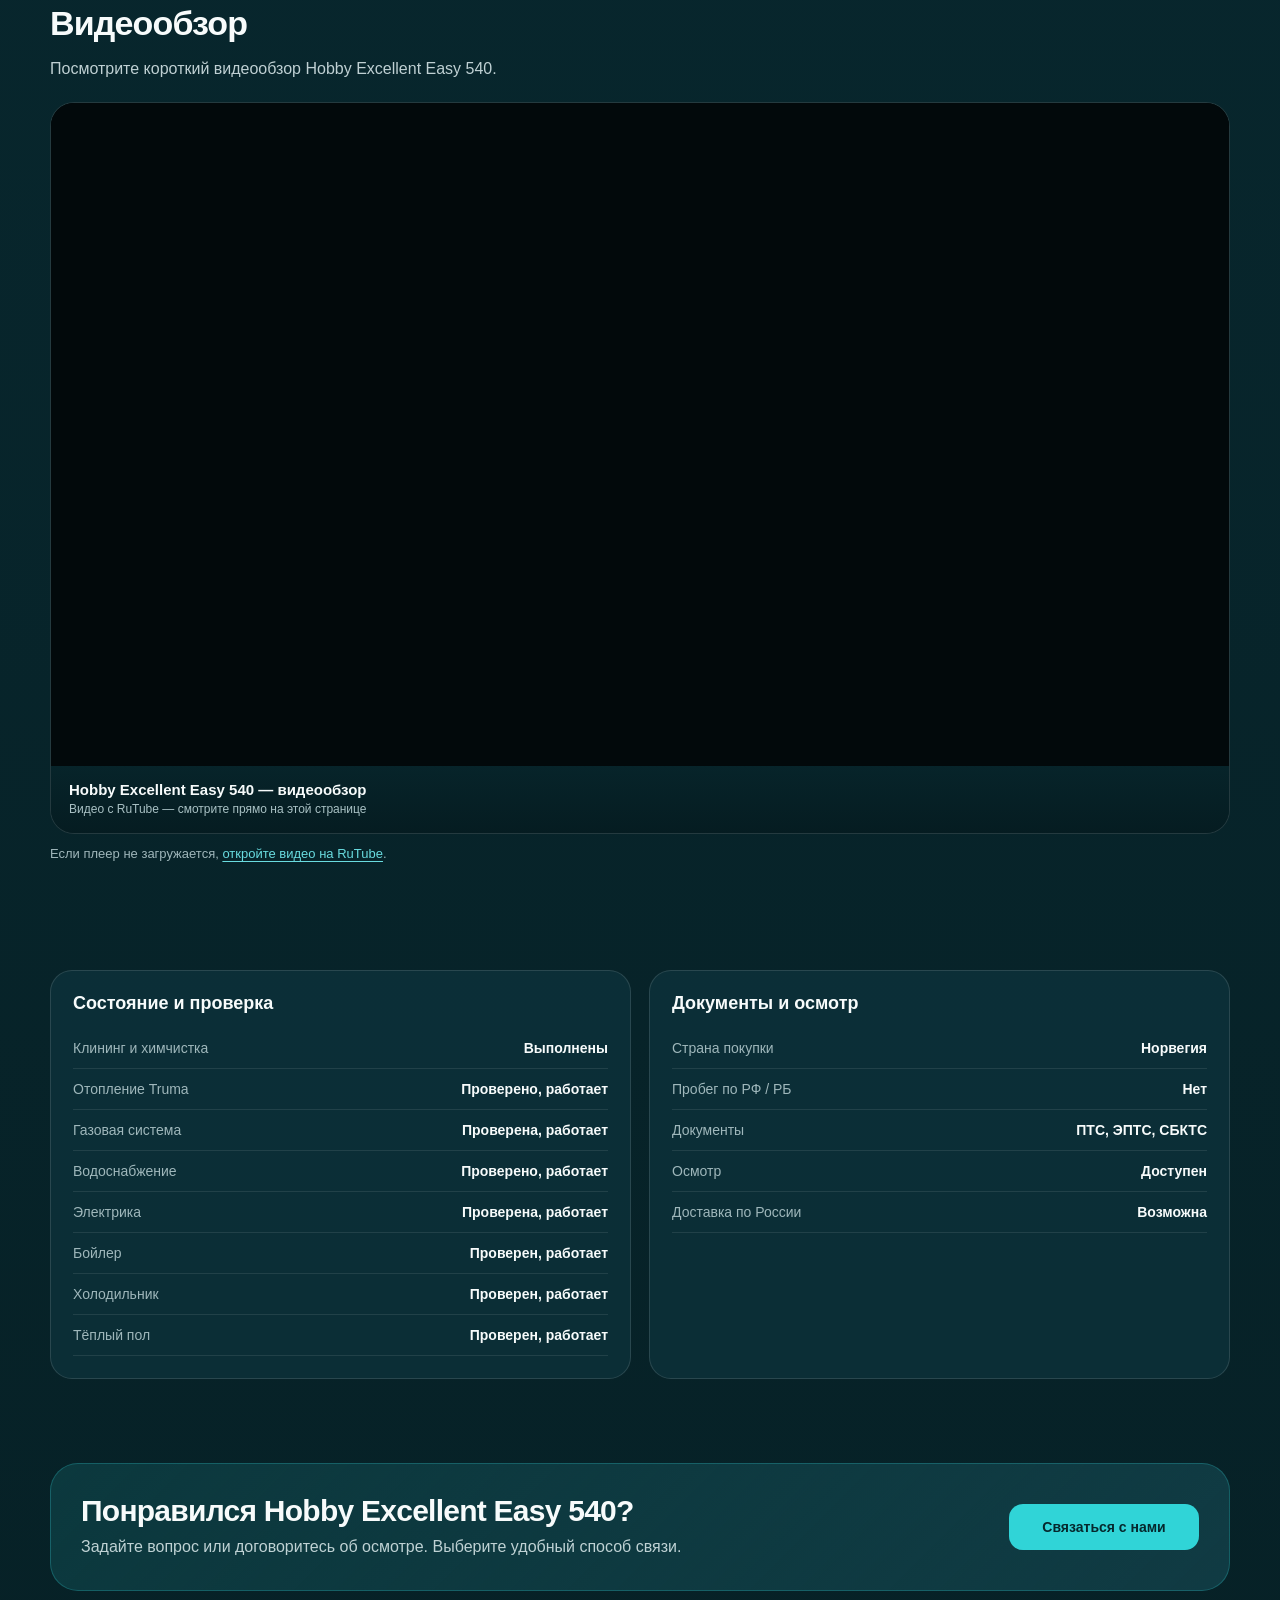
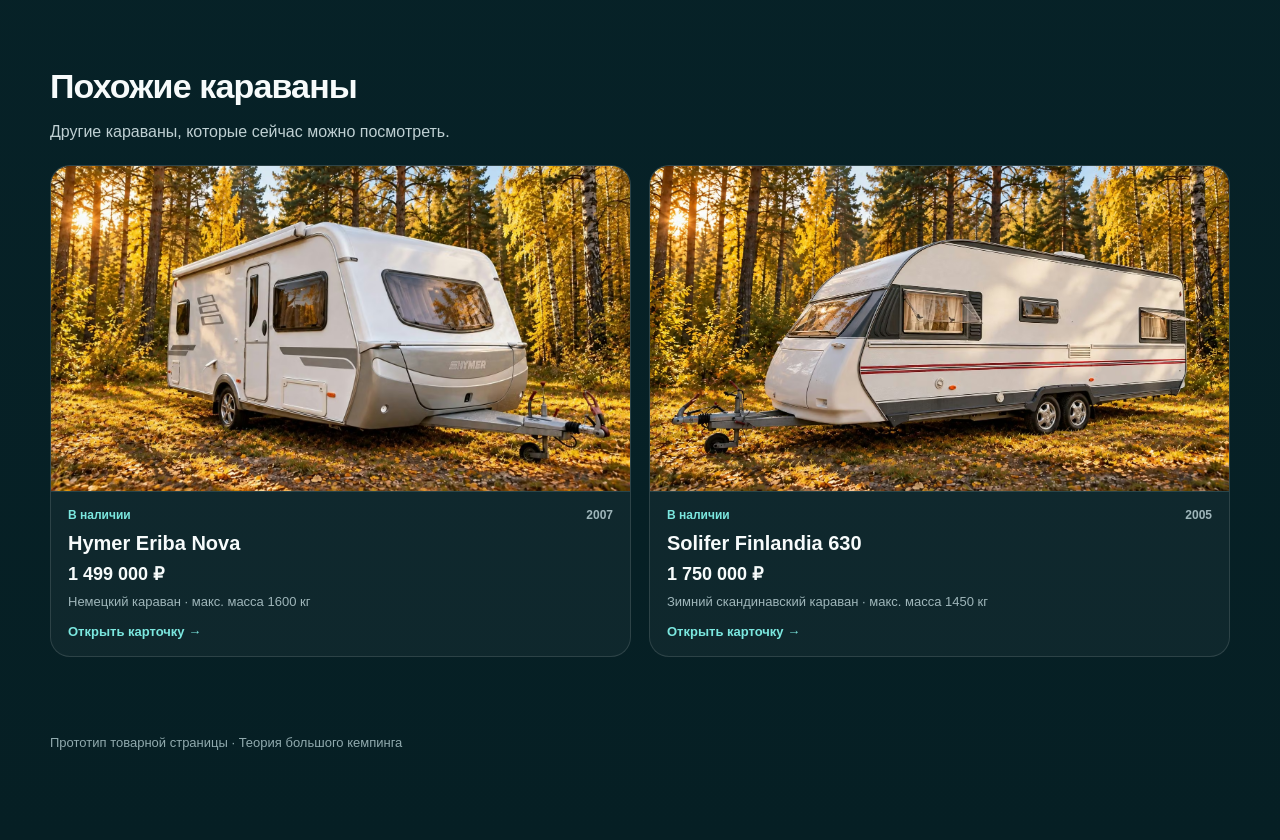
<file: hobby.html>
<!DOCTYPE html>

<!DOCTYPE html>

<html lang="ru">
<head>
<meta charset="utf-8"/>
<meta content="width=device-width,initial-scale=1" name="viewport"/>
<title>Hobby Excellent Easy 540 2003 — Теория большого кемпинга</title>
<style>
:root{--bg:#08252b;--bg2:#0b3037;--card:#0f3941;--card2:#123f48;--line:rgba(255,255,255,.12);--text:#f7fbfb;--muted:#bfd0d3;--accent:#30d4d7;--accent2:#7be7df;--warm:#ffbd6b;--shadow:0 24px 70px rgba(0,0,0,.28);}
*{box-sizing:border-box} html{scroll-behavior:smooth} body{margin:0;font-family:Arial,Helvetica,sans-serif;background:linear-gradient(180deg,#061f24 0%,#08282f 44%,#061f24 100%);color:var(--text);}
a{color:inherit} .wrap{width:min(1180px,calc(100% - 40px));margin:auto} .topbar{position:sticky;top:0;z-index:40;background:rgba(5,27,32,.88);backdrop-filter:blur(18px);border-bottom:1px solid var(--line)}
.nav{height:78px;display:flex;align-items:center;gap:26px} .brand{display:flex;align-items:center;gap:13px;text-decoration:none;min-width:0} .brand img{width:86px;height:48px;object-fit:contain;background:white;border-radius:12px;padding:3px} .brand b{font-size:16px;line-height:1.05} .navlinks{display:flex;gap:24px;margin-left:auto;align-items:center} .navlinks a{text-decoration:none;color:#d6e4e6;font-size:14px} .navcta{padding:11px 15px;border-radius:12px;background:var(--accent);color:#042429!important;font-weight:700}
.breadcrumbs{padding:24px 0 14px;color:#9fb6ba;font-size:13px} .breadcrumbs span{color:#eaf4f5} .hero{display:grid;grid-template-columns:minmax(0,1.35fr) minmax(360px,.65fr);gap:28px;align-items:stretch;padding-bottom:34px} .gallery{min-width:0} .main-photo{position:relative;border-radius:28px;overflow:hidden;border:1px solid var(--line);background:#0b2d34;box-shadow:var(--shadow);aspect-ratio:16/10} .main-photo img{display:block;width:100%;height:100%;object-fit:cover} .photo-count{position:absolute;right:16px;bottom:16px;background:rgba(5,25,29,.8);border:1px solid rgba(255,255,255,.16);padding:9px 12px;border-radius:999px;font-size:13px}
.thumbs{display:grid;grid-template-columns:repeat(5,1fr);gap:10px;margin-top:12px} .thumb{position:relative;border:1px solid var(--line);background:#0b3037;border-radius:15px;overflow:hidden;aspect-ratio:4/3;cursor:pointer;padding:0} .thumb img{width:100%;height:100%;object-fit:cover;display:block;opacity:.9} .thumb.active{outline:2px solid var(--accent);outline-offset:1px} .thumb-more{position:absolute;inset:0;display:flex;align-items:center;justify-content:center;background:rgba(2,20,24,.58);font-size:20px;font-weight:700}
.product-panel{border:1px solid var(--line);background:linear-gradient(180deg,rgba(18,63,72,.94),rgba(10,47,54,.95));border-radius:28px;padding:28px;box-shadow:var(--shadow);display:flex;flex-direction:column} .status-row{display:flex;gap:8px;flex-wrap:wrap} .badge{display:inline-flex;padding:8px 11px;border-radius:999px;font-size:12px;font-weight:700;letter-spacing:.02em;background:rgba(48,212,215,.13);border:1px solid rgba(48,212,215,.28);color:#bffbfa} .badge.secondary{background:rgba(255,255,255,.07);border-color:var(--line);color:#e6f0f1} h1{font-size:46px;line-height:1.03;margin:18px 0 5px;letter-spacing:-.035em} .year{font-size:19px;color:#c6d5d7} .price{font-size:34px;font-weight:800;margin:23px 0 18px} .chips{display:flex;gap:9px;flex-wrap:wrap} .chip{padding:9px 11px;border-radius:12px;background:rgba(255,255,255,.065);border:1px solid var(--line);font-size:13px;color:#eaf5f6} .summary{margin:20px 0 0;color:var(--muted);line-height:1.63;font-size:15px} .panel-actions{margin-top:auto;padding-top:24px;display:grid;grid-template-columns:1fr 1fr;gap:10px} .btn{border:0;border-radius:14px;padding:15px 16px;font-weight:800;font-size:14px;text-align:center;text-decoration:none;cursor:pointer} .btn.primary{background:var(--accent);color:#06282d} .btn.secondary{background:rgba(255,255,255,.07);border:1px solid var(--line);color:#fff}
.section{padding:42px 0} .section h2{font-size:34px;letter-spacing:-.025em;margin:0 0 12px} .lead{max-width:780px;color:var(--muted);line-height:1.7;margin:0} .grid-2{display:grid;grid-template-columns:1fr 1fr;gap:18px;margin-top:22px} .info-card{border:1px solid var(--line);background:rgba(13,51,59,.78);border-radius:22px;padding:22px} .info-card h3{font-size:18px;margin:0 0 14px} .specs{display:grid;grid-template-columns:1fr 1fr;gap:0 22px} .spec{display:flex;justify-content:space-between;gap:20px;padding:12px 0;border-bottom:1px solid rgba(255,255,255,.09);font-size:14px} .spec span:first-child{color:#9fb7bb} .spec span:last-child{font-weight:700;text-align:right}
.equipment{display:grid;grid-template-columns:repeat(4,1fr);gap:12px;margin-top:20px} .equip{border:1px solid var(--line);background:rgba(255,255,255,.04);border-radius:18px;padding:17px;min-height:108px} .equip b{display:block;margin-bottom:7px} .equip small{color:#abc1c4;line-height:1.45} .dot{width:9px;height:9px;border-radius:50%;background:var(--accent);display:inline-block;margin-right:8px;box-shadow:0 0 0 4px rgba(48,212,215,.10)}
.longtext{margin-top:20px;border:1px solid var(--line);background:rgba(12,49,57,.72);border-radius:22px;padding:26px;line-height:1.78;color:#d6e5e7} .longtext p{margin:0 0 16px} .longtext p:last-child{margin-bottom:0} .prototype-note{margin-top:14px;padding:12px 14px;border-radius:13px;background:rgba(255,189,107,.10);border:1px solid rgba(255,189,107,.25);color:#f5cf9c;font-size:13px;line-height:1.5}
.video-demo{margin-top:20px;border:1px solid var(--line);border-radius:24px;overflow:hidden;background:#071d22;aspect-ratio:16/7;display:grid;place-items:center;position:relative} .video-demo:before{content:"";position:absolute;inset:0;background:linear-gradient(135deg,rgba(48,212,215,.12),transparent 48%),linear-gradient(0deg,rgba(0,0,0,.4),transparent)} .play{position:relative;z-index:1;width:72px;height:72px;border-radius:50%;background:#fff;color:#083038;display:grid;place-items:center;font-size:28px;padding-left:4px;box-shadow:0 14px 40px rgba(0,0,0,.28)} .video-label{position:absolute;left:20px;bottom:18px;z-index:2;font-weight:700} .video-label small{display:block;color:#b9cdd0;font-weight:400;margin-top:4px}
.cta{border:1px solid rgba(48,212,215,.25);background:linear-gradient(135deg,rgba(48,212,215,.13),rgba(18,63,72,.86));border-radius:28px;padding:30px;display:flex;align-items:center;gap:20px;justify-content:space-between} .cta h2{margin:0 0 7px;font-size:30px} .cta p{margin:0;color:#bfd2d4;line-height:1.55} .cta .btn{min-width:190px} .similar{display:grid;grid-template-columns:repeat(3,1fr);gap:15px;margin-top:20px} .similar-card{border:1px solid var(--line);background:rgba(255,255,255,.04);border-radius:20px;padding:18px;min-height:138px} .similar-card .mini-status{color:var(--accent2);font-size:12px;font-weight:700} .similar-card h3{margin:10px 0 6px;font-size:19px} .similar-card p{margin:0;color:#9fb6ba;font-size:13px}
.footer{padding:36px 0 90px;color:#91aaae;font-size:13px}
.mobile-sticky{display:none} .modal-backdrop{position:fixed;inset:0;background:rgba(2,13,16,.72);z-index:100;display:none;align-items:center;justify-content:center;padding:20px} .modal-backdrop.open{display:flex} .modal{width:min(460px,100%);background:#0d343b;border:1px solid var(--line);border-radius:24px;padding:24px;box-shadow:var(--shadow);position:relative} .modal h3{font-size:25px;margin:0 0 8px} .modal p{margin:0;color:#bcd0d2;line-height:1.55} .close{position:absolute;right:14px;top:12px;border:0;background:rgba(255,255,255,.08);color:#fff;border-radius:50%;width:36px;height:36px;font-size:22px;cursor:pointer} .contact-list{display:grid;gap:10px;margin-top:18px} .contact-list a{display:flex;align-items:center;justify-content:space-between;text-decoration:none;padding:15px 16px;border-radius:14px;background:rgba(255,255,255,.06);border:1px solid var(--line)} .contact-list strong{font-size:15px} .contact-list span{color:#9fb7bb;font-size:13px}
@media(max-width:900px){.navlinks a:not(.navcta){display:none} .hero{grid-template-columns:1fr} .product-panel{min-height:0} .equipment{grid-template-columns:repeat(2,1fr)} .specs{grid-template-columns:1fr} .grid-2{grid-template-columns:1fr} .similar{grid-template-columns:1fr} .cta{align-items:flex-start;flex-direction:column}}
@media(max-width:640px){.wrap{width:min(100% - 24px,520px)} .nav{height:66px;gap:10px} .brand img{width:62px;height:38px;border-radius:9px} .brand b{font-size:13px} .navcta{padding:9px 10px!important;font-size:12px!important} .breadcrumbs{padding:15px 0 10px;font-size:12px;white-space:nowrap;overflow:hidden;text-overflow:ellipsis} .hero{gap:16px;padding-bottom:18px} .main-photo{border-radius:20px;aspect-ratio:4/3} .thumbs{grid-template-columns:repeat(4,1fr);overflow:hidden} .thumb:nth-child(5){display:none} .product-panel{border-radius:20px;padding:20px} h1{font-size:34px;margin-top:14px} .price{font-size:28px;margin:18px 0 15px} .panel-actions{grid-template-columns:1fr} .section{padding:30px 0} .section h2{font-size:27px} .equipment{grid-template-columns:1fr 1fr;gap:9px} .equip{padding:14px;min-height:104px} .info-card{padding:18px;border-radius:18px} .longtext{padding:19px;border-radius:18px} .video-demo{aspect-ratio:16/10;border-radius:19px} .cta{padding:22px;border-radius:20px} .cta h2{font-size:25px} .footer{padding-bottom:94px} .mobile-sticky{display:flex;position:fixed;left:10px;right:10px;bottom:10px;z-index:60;background:rgba(7,31,36,.94);border:1px solid rgba(255,255,255,.14);border-radius:17px;padding:8px 8px 8px 13px;align-items:center;justify-content:space-between;gap:12px;box-shadow:0 18px 50px rgba(0,0,0,.38);backdrop-filter:blur(16px)} .mobile-sticky b{font-size:16px} .mobile-sticky button{border:0;border-radius:12px;background:var(--accent);color:#05272b;font-weight:800;padding:12px 15px}}

/* V2: cleaner first screen, swipe gallery, video, mobile overflow fixes */
.gallery-viewport{position:relative;border-radius:28px;overflow-x:auto;overflow-y:hidden;border:1px solid var(--line);background:#0b2d34;box-shadow:var(--shadow);aspect-ratio:16/10;scroll-snap-type:x mandatory;scrollbar-width:none;-webkit-overflow-scrolling:touch;touch-action:pan-x pan-y}
.gallery-viewport::-webkit-scrollbar{display:none}
.gallery-track{display:flex;width:100%;height:100%}
.gallery-slide{flex:0 0 100%;width:100%;height:100%;scroll-snap-align:start;scroll-snap-stop:always}
.gallery-slide img{display:block;width:100%;height:100%;object-fit:cover}
.equipment-template-note{margin-top:14px}
.video-demo{aspect-ratio:16/8;display:block;position:relative;overflow:hidden}
.video-demo:before{z-index:1;background:linear-gradient(0deg,rgba(2,20,24,.76),rgba(2,20,24,.08) 64%)}
.video-poster{position:absolute;inset:0;width:100%;height:100%;object-fit:cover;display:block}
.play{position:absolute;left:50%;top:50%;transform:translate(-50%,-50%);z-index:3;width:48px;height:48px;border:0;border-radius:50%;background:rgba(255,255,255,.94);color:#083038;display:grid;place-items:center;font-size:18px;padding:0 0 0 3px;box-shadow:0 10px 30px rgba(0,0,0,.28);cursor:pointer}
.video-label{left:18px;right:18px;bottom:15px;z-index:2;display:block}
.video-label b{display:block;font-size:15px}
.video-label small{font-size:12px}
.cta,.cta *{min-width:0}
.cta .btn{box-sizing:border-box;max-width:100%}
.mobile-sticky{box-sizing:border-box}
.mobile-sticky b{white-space:nowrap;line-height:1.1}
.mobile-sticky button{white-space:nowrap;box-sizing:border-box}
@media(max-width:640px){
  .gallery-viewport{border-radius:20px;aspect-ratio:4/3}
  .thumbs{display:flex;gap:8px;overflow-x:auto;padding:2px 1px 4px;scrollbar-width:none}
  .thumbs::-webkit-scrollbar{display:none}
  .thumb{flex:0 0 76px;width:76px}
  .product-panel .panel-actions{padding-top:20px}
  .video-demo{aspect-ratio:16/10}
  .play{width:44px;height:44px;font-size:16px}
  .cta{width:100%;box-sizing:border-box;overflow:hidden}
  .cta .btn{width:100%!important;min-width:0!important;display:block}
  .mobile-sticky{left:8px!important;right:8px!important;bottom:8px!important;width:auto!important;padding:7px 7px 7px 12px!important;gap:8px!important;border-radius:15px!important;display:grid!important;grid-template-columns:minmax(0,1fr) auto!important;align-items:center!important}
  .mobile-sticky b{font-size:15px!important;overflow:hidden;text-overflow:ellipsis}
  .mobile-sticky button{padding:10px 12px!important;border-radius:11px!important;font-size:13px!important;line-height:1!important}
}

/* V10 refinements */
.product-panel .year{margin-top:4px;color:#cfe1e4;font-size:15px;font-weight:700}
.product-panel .price{margin-top:10px}
.dimensions-grid-v10{margin-top:18px}
.dimensions-card .spec span:last-child{color:#8fb0b5}
.dimensions-note-v10{margin-top:12px}
.heating-card-v10{margin-top:18px}
@media(max-width:760px){
  .product-panel{padding:18px 16px!important}
  .product-panel h1{margin-bottom:2px!important}
  .product-panel .price{margin:9px 0 12px!important}
  .product-panel .panel-actions{margin-top:0!important}
  .dimensions-grid-v10{grid-template-columns:1fr!important;gap:12px!important}
  .heating-card-v10{margin-top:12px}
}
</style>
<style id="v3-gallery-sticky-fixes">
/* V3: gallery controls + compact mobile contact bar */
.thumb{transition:border-color .16s ease, box-shadow .16s ease, transform .16s ease, opacity .16s ease;border:2px solid transparent!important;outline:none!important;opacity:.68}
.thumb.active{border-color:var(--accent)!important;box-shadow:0 0 0 2px rgba(48,212,215,.20);transform:translateY(-1px);opacity:1}
.thumb:focus-visible{outline:2px solid #fff!important;outline-offset:2px!important}
.thumb img{opacity:1!important}
@media(max-width:640px){
  .thumbs{scroll-behavior:smooth;overscroll-behavior-x:contain}
  .thumb{flex:0 0 76px!important;width:76px!important;min-width:76px!important}
  .mobile-sticky{
    display:flex!important;
    position:fixed!important;
    left:50%!important;
    right:auto!important;
    transform:translateX(-50%)!important;
    bottom:calc(10px + env(safe-area-inset-bottom,0px))!important;
    width:calc(100% - 24px)!important;
    max-width:420px!important;
    min-width:0!important;
    box-sizing:border-box!important;
    z-index:60!important;
    align-items:center!important;
    justify-content:space-between!important;
    gap:12px!important;
    padding:8px 8px 8px 14px!important;
    border-radius:18px!important;
    background:rgba(7,31,36,.96)!important;
    border:1px solid rgba(255,255,255,.14)!important;
    box-shadow:0 14px 36px rgba(0,0,0,.32)!important;
    backdrop-filter:blur(14px)!important;
    -webkit-backdrop-filter:blur(14px)!important;
  }
  .sticky-price{display:flex!important;flex-direction:column!important;justify-content:center!important;min-width:0!important;gap:1px!important;line-height:1.05!important}
  .sticky-price span{font-size:10px!important;line-height:1.1!important;text-transform:uppercase!important;letter-spacing:.08em!important;color:#8faeb2!important}
  .sticky-price b{font-size:16px!important;line-height:1.18!important;white-space:nowrap!important;overflow:visible!important;text-overflow:clip!important;color:#fff!important}
  .sticky-contact-btn{flex:0 0 auto!important;min-width:118px!important;height:42px!important;padding:0 16px!important;border:0!important;border-radius:13px!important;background:var(--accent)!important;color:#06282d!important;font-size:13px!important;line-height:1!important;font-weight:800!important;display:inline-flex!important;align-items:center!important;justify-content:center!important;white-space:nowrap!important;box-sizing:border-box!important;cursor:pointer!important}
}
</style>
<style id="v4-fixes">
/* V4 — robust preview interactions and cleaner information architecture */
.gallery-slide{scroll-margin-inline-start:0}
.thumb{display:block;text-decoration:none;cursor:pointer}
.dimension-template{display:grid;grid-template-columns:repeat(2,minmax(0,1fr));gap:8px;margin-top:14px}
.dimension-template b{grid-column:1/-1;color:#dcebed;font-size:13px;margin-bottom:2px}
.dimension-template span{display:flex;align-items:center;min-height:38px;padding:9px 10px;border:1px dashed rgba(255,255,255,.14);border-radius:11px;color:#93adb1;font-size:12px;line-height:1.3}
.compact-note{margin-top:12px}
#contactModal:target{display:flex!important}
#contactModal .close{text-decoration:none;display:grid;place-items:center}
@media(max-width:640px){
  .thumbs{display:flex!important;gap:8px!important;overflow-x:auto!important;overflow-y:hidden!important;padding:2px 2px 6px!important;scrollbar-width:none!important;-webkit-overflow-scrolling:touch!important}
  .thumbs::-webkit-scrollbar{display:none!important}
  .thumb{display:block!important;flex:0 0 70px!important;width:70px!important;height:52px!important;min-width:70px!important;border-radius:10px!important;overflow:hidden!important;box-sizing:border-box!important}
  .thumb:nth-child(5){display:block!important}
  .thumb img{width:100%!important;height:100%!important;object-fit:cover!important}
  .dimension-template{grid-template-columns:1fr!important}
  .mobile-sticky{
    display:grid!important;
    grid-template-columns:minmax(0,1fr) auto!important;
    align-items:center!important;
    left:50%!important;right:auto!important;
    transform:translateX(-50%)!important;
    bottom:calc(12px + env(safe-area-inset-bottom,0px))!important;
    width:min(calc(100vw - 28px),362px)!important;
    max-width:calc(100% - 28px)!important;
    box-sizing:border-box!important;
    padding:7px!important;
    gap:10px!important;
    border-radius:18px!important;
    background:rgba(6,28,33,.97)!important;
    border:1px solid rgba(255,255,255,.16)!important;
    box-shadow:0 16px 38px rgba(0,0,0,.36)!important;
    overflow:hidden!important;
  }
  .sticky-price{display:flex!important;align-items:center!important;min-width:0!important;padding:0 8px!important}
  .sticky-price b{font-size:17px!important;line-height:1!important;white-space:nowrap!important;letter-spacing:-.02em!important;color:#fff!important}
  .sticky-contact-btn{
    display:inline-flex!important;align-items:center!important;justify-content:center!important;
    min-width:112px!important;height:44px!important;padding:0 16px!important;
    border-radius:12px!important;background:var(--accent)!important;color:#05272b!important;
    text-decoration:none!important;font-size:13px!important;font-weight:800!important;line-height:1!important;
    box-sizing:border-box!important;white-space:nowrap!important
  }
  .cta .btn,.cta .open-contact{max-width:100%!important;width:100%!important;box-sizing:border-box!important}
}
</style>
<style id="gallery-sync-style-v5">
.thumb{appearance:none;-webkit-appearance:none;text-decoration:none;color:inherit;font:inherit}
.gallery-slide img{object-position:center center!important;transform:none!important}
.thumb img{object-position:center center!important;transform:none!important}
.thumb.active{outline:2px solid var(--accent)!important;outline-offset:1px!important;border-color:var(--accent)!important}
@media(max-width:640px){
  .footer{padding-bottom:34px!important}
  .thumbs{overflow-x:auto!important;overflow-y:hidden!important;scroll-snap-type:x proximity}
  .thumb{scroll-snap-align:center;display:block!important}
}

<style id="gallery-v6-clean-state">
/* V6 — one source of truth for thumbnail state: the .active class set by JS. */
.thumbs .thumb{border:2px solid transparent!important;box-shadow:none!important;outline:none!important;opacity:.68!important;transform:none!important}
.thumbs .thumb.active{border-color:var(--accent)!important;box-shadow:0 0 0 2px rgba(48,212,215,.20)!important;opacity:1!important;transform:none!important}
</style>
<style id="gallery-v8-final-css">
/* V8: native swipe/trackpad scrolling + one synchronized thumbnail state */
.gallery-viewport{
  position:relative!important;
  overflow-x:scroll!important;
  overflow-y:hidden!important;
  -webkit-overflow-scrolling:touch!important;
  scroll-snap-type:x mandatory!important;
  scroll-behavior:auto!important;
  overscroll-behavior-x:contain!important;
  touch-action:auto!important;
}
.gallery-track{
  display:grid!important;
  grid-auto-flow:column!important;
  grid-auto-columns:100%!important;
  width:100%!important;
  height:100%!important;
}
.gallery-slide{
  position:relative!important;
  width:100%!important;
  min-width:100%!important;
  height:100%!important;
  scroll-snap-align:start!important;
  scroll-snap-stop:always!important;
}
.gallery-slide img{width:100%!important;height:100%!important;object-fit:cover!important;object-position:center center!important;display:block!important;transform:none!important}
.thumb{outline:none!important;box-shadow:none!important}
.thumb.active{outline:2px solid var(--accent)!important;outline-offset:1px!important}
.demo-photo-index{
  position:absolute;left:12px;top:12px;z-index:3;
  display:inline-flex;align-items:center;justify-content:center;
  min-width:30px;height:30px;padding:0 8px;border-radius:999px;
  background:rgba(4,31,36,.78);border:1px solid rgba(255,255,255,.18);
  color:#fff;font-size:12px;font-weight:800;line-height:1;
  pointer-events:none;
}
.thumb .demo-photo-index{left:5px;top:5px;min-width:20px;height:20px;padding:0 5px;font-size:10px}
</style>
<style id="gallery-lightbox-v21-clean">
/* V21 — single clean fullscreen gallery implementation. Older experimental
   fullscreen styles were removed to avoid cross-version conflicts. */
.gallery-main-wrap{position:relative;min-width:0}
.gallery-slide{position:relative}
.gallery-slide img{cursor:zoom-in;-webkit-tap-highlight-color:transparent}
.gallery .photo-count{z-index:5;right:14px!important;bottom:14px!important;left:auto!important;top:auto!important;white-space:nowrap}
.gallery .demo-photo-index{display:none!important}
.gallery-lightbox[hidden]{display:none!important}
.gallery-lightbox{position:fixed;inset:0;z-index:10000;background:rgba(2,10,13,.96);display:flex;align-items:center;justify-content:center;opacity:0;transition:opacity .14s ease;overscroll-behavior:contain}
.gallery-lightbox.open{opacity:1}
.gallery-lightbox-open{overflow:hidden!important}
.gallery-lightbox-stage{position:absolute!important;inset:0!important;display:block!important;overflow-x:auto!important;overflow-y:hidden!important;-webkit-overflow-scrolling:touch!important;scroll-snap-type:x mandatory!important;scroll-behavior:auto!important;overscroll-behavior-x:contain!important;touch-action:pan-x!important;scrollbar-width:none!important;user-select:none!important;-webkit-user-select:none!important}
.gallery-lightbox-stage::-webkit-scrollbar{display:none!important}
.gallery-lightbox-track{display:grid!important;grid-auto-flow:column!important;grid-auto-columns:100%!important;width:100%!important;height:100%!important;transform:none!important;transition:none!important}
.gallery-lightbox-slide{position:relative!important;width:100%!important;min-width:100%!important;height:100%!important;scroll-snap-align:start!important;scroll-snap-stop:always!important;display:flex!important;align-items:center!important;justify-content:center!important;overflow:hidden!important;background:transparent!important}
.gallery-lightbox-image{display:block!important;max-width:100%!important;max-height:100%!important;width:auto!important;height:auto!important;object-fit:contain!important;transform-origin:center center!important;will-change:transform!important;user-select:none!important;-webkit-user-select:none!important;-webkit-user-drag:none!important;touch-action:pan-x!important;background:transparent!important}
.gallery-lightbox-stage.is-zoomed{overflow:hidden!important;touch-action:none!important;scroll-snap-type:none!important}
.gallery-lightbox-stage.is-zoomed .gallery-lightbox-image{touch-action:none!important}
.gallery-lightbox-close{position:absolute;top:max(14px,env(safe-area-inset-top));right:14px;z-index:7;width:46px;height:46px;border:1px solid rgba(255,255,255,.18);border-radius:50%;background:rgba(5,25,29,.72);color:#fff;font-size:30px;line-height:1;display:grid;place-items:center;cursor:pointer;backdrop-filter:blur(12px)}
.gallery-lightbox-arrow{position:absolute;top:50%;z-index:6;transform:translateY(-50%);width:48px;height:64px;border:1px solid rgba(255,255,255,.14);border-radius:16px;background:rgba(5,25,29,.58);color:#fff;font-size:36px;display:grid!important;place-items:center;cursor:pointer;backdrop-filter:blur(10px)}
.gallery-lightbox-prev{left:18px}.gallery-lightbox-next{right:18px}
.gallery-lightbox-zoom{position:absolute;left:14px;bottom:max(16px,env(safe-area-inset-bottom));z-index:6;width:44px;height:44px;border:1px solid rgba(255,255,255,.18);border-radius:50%;background:rgba(5,25,29,.72);color:#fff;font-size:24px;line-height:1;display:grid;place-items:center;cursor:pointer;backdrop-filter:blur(10px)}
.gallery-lightbox-count{position:absolute;right:16px;bottom:max(18px,env(safe-area-inset-bottom));z-index:6;background:rgba(5,25,29,.78);border:1px solid rgba(255,255,255,.16);padding:9px 12px;border-radius:999px;font-size:13px;color:#fff;white-space:nowrap;backdrop-filter:blur(10px)}
.gallery-lightbox-hint{position:absolute;left:50%;top:max(18px,env(safe-area-inset-top));bottom:auto;transform:translateX(-50%);z-index:5;color:rgba(255,255,255,.68);font-size:11px;white-space:nowrap;pointer-events:none}
@media(max-width:767px){
 .gallery-lightbox-arrow{width:40px!important;height:52px!important;font-size:30px!important;border-radius:14px!important;background:rgba(5,25,29,.48)!important}
 .gallery-lightbox-prev{left:8px!important}.gallery-lightbox-next{right:8px!important}
 .gallery-lightbox-zoom{left:10px!important;bottom:max(12px,env(safe-area-inset-bottom))!important;width:40px!important;height:40px!important;font-size:22px!important}
 .gallery-lightbox-count{right:12px;bottom:max(14px,env(safe-area-inset-bottom));padding:8px 11px}
 .gallery-lightbox-close{width:42px;height:42px;font-size:27px;right:12px}
 .gallery-lightbox-hint{font-size:10px!important;max-width:58vw!important;text-align:center!important;white-space:normal!important}
}
</style>
<style id="v22-design-lock">
/* V22 approved product-header + related-caravan cards. Gallery mechanics untouched. */
@media (min-width:901px){
  .hero{grid-template-columns:minmax(0,1.55fr) 320px;gap:24px;align-items:start}
  .product-panel{align-self:start;min-height:0;padding:20px 20px 18px;border-radius:22px;display:block}
  .product-panel .status-row{gap:6px}
  .product-panel .badge{padding:6px 9px;font-size:11px}
  .product-panel h1{font-size:31px;line-height:1.04;margin:14px 0 5px;letter-spacing:-.03em}
  .product-panel .year{font-size:15px;line-height:1.4}
  .product-panel .price{font-size:28px;margin:17px 0 14px}
  .product-panel .panel-actions{margin-top:0;padding-top:0;gap:8px}
  .product-panel .btn{padding:12px 10px;font-size:13px;border-radius:12px}
}
.similar-section{padding-top:34px}
.similar-lead{margin-top:0}
.similar{grid-template-columns:repeat(2,minmax(0,1fr));gap:18px;align-items:stretch}
.similar-card{padding:0;min-height:0;overflow:hidden;display:flex;flex-direction:column;text-decoration:none;color:inherit;transition:transform .18s ease,border-color .18s ease,background .18s ease}
.similar-card:hover{transform:translateY(-3px);border-color:rgba(48,212,215,.36);background:rgba(255,255,255,.055)}
.similar-photo{aspect-ratio:16/9;overflow:hidden;background:#0a2b31;border-bottom:1px solid var(--line)}
.similar-photo img{width:100%;height:100%;display:block;object-fit:cover;transition:transform .25s ease}
.similar-card:hover .similar-photo img{transform:scale(1.018)}
.similar-body{padding:16px 17px 17px;display:flex;flex-direction:column;flex:1}
.similar-meta{display:flex;align-items:center;justify-content:space-between;gap:10px}
.similar-year{color:#9fb6ba;font-size:12px;font-weight:700}
.similar-card h3{margin:10px 0 5px;font-size:20px;line-height:1.15}
.similar-price{font-size:18px;font-weight:800;margin:3px 0 8px}
.similar-card p{margin:0;color:#9fb6ba;font-size:13px;line-height:1.45}
.similar-link{margin-top:auto;padding-top:13px;color:var(--accent2);font-size:13px;font-weight:800}
@media(max-width:900px){
  .similar{display:flex;grid-template-columns:none;overflow-x:auto;gap:12px;scroll-snap-type:x mandatory;scrollbar-width:none;-webkit-overflow-scrolling:touch;padding:2px 2px 8px}
  .similar::-webkit-scrollbar{display:none}
  .similar-card{flex:0 0 82%;max-width:390px;scroll-snap-align:start;border-radius:18px}
  .similar-photo{aspect-ratio:16/10}
}
@media(max-width:640px){
  .similar-card{flex-basis:86%}
  .similar-body{padding:14px 14px 15px}
  .similar-card h3{font-size:18px}
  .similar-price{font-size:17px}
}
</style>
<style id="hobby-gallery-framing-fix-v22">
/* Keep the entire source photo centered in the main preview.
   Thumbnails remain cropped for a compact strip; fullscreen mechanics are unchanged. */
.gallery-slide{background:#0b2d34!important;}
.gallery-slide img{
  width:100%!important;
  height:100%!important;
  object-fit:contain!important;
  object-position:center center!important;
  background:#0b2d34!important;
  transform:none!important;
}
.thumbs .thumb img{object-fit:cover!important;object-position:center center!important;transform:none!important;}
</style>
<style id="hobby-gallery-centering-fix-v22-1">
/* V22.1 — lock each gallery slide to the viewport height.
   This prevents portrait images from expanding the grid row and appearing shifted upward. */
.gallery-track{grid-template-rows:100%!important;grid-auto-rows:100%!important;}
.gallery-slide{height:100%!important;min-height:0!important;overflow:hidden!important;}
.gallery-slide img{width:100%!important;height:100%!important;object-fit:cover!important;object-position:center center!important;transform:none!important;}
.thumbs .thumb img{object-fit:cover!important;object-position:center center!important;transform:none!important;}
</style>

<style id="tb-detail-v34-contact">
.contact-list-v34{grid-template-columns:repeat(2,minmax(0,1fr))!important;gap:10px!important;}
.contact-list-v34 a{min-height:58px!important;justify-content:center!important;text-align:center!important;border-color:rgba(92,225,230,.20)!important;}
.contact-list-v34 a:hover{border-color:rgba(92,225,230,.55)!important;background:rgba(92,225,230,.10)!important;}
.contact-list-v34 strong{font-size:14px!important;}
</style>
<style id="tebicamp-v42-brand-icons">
/* V42 — matching vector brand icons in the caravan contact chooser. */
.contact-list-v34 a{display:flex!important;align-items:center!important;justify-content:flex-start!important;gap:11px!important;padding:9px 11px!important;text-align:left!important;}
.contact-list-v34 a .tb-brand-icon{width:36px;height:36px;flex:0 0 36px;display:flex;align-items:center;justify-content:center;border-radius:11px;overflow:hidden;background:rgba(255,255,255,.10)}
.contact-list-v34 a .tb-brand-icon.telegram{background:transparent}
.contact-list-v34 a .tb-brand-icon.avito{background:#fff}
.contact-list-v34 a .tb-brand-icon.max{background:linear-gradient(140deg,#00BFFF 0%,#471AFF 57%,#9500FF 100%)}
.contact-list-v34 a .tb-brand-icon.call{background:#24d5de;color:#063238}
.contact-list-v34 a .tb-brand-icon svg{display:block;width:30px;height:30px}
.contact-list-v34 a .tb-brand-icon.telegram svg{width:36px;height:36px}
.contact-list-v34 a .tb-brand-icon.max svg{width:32px;height:32px}
.contact-list-v34 a .tb-brand-icon.call svg{width:20px;height:20px}
.contact-list-v34 strong{font-size:14px!important;white-space:nowrap}
@media(max-width:420px){.contact-list-v34 a{gap:7px!important;padding:8px!important}.contact-list-v34 a .tb-brand-icon{width:30px;height:30px;flex-basis:30px}.contact-list-v34 a .tb-brand-icon svg{width:26px;height:26px}.contact-list-v34 a .tb-brand-icon.telegram svg{width:30px;height:30px}.contact-list-v34 strong{font-size:12px!important}}
</style>

<!-- TEBICAMP V43: встроенные видеообзоры RuTube (вместо локального MP4 и заглушек) -->
<style id="tebicamp-v43-rutube">
.tebicamp-rutube-video{aspect-ratio:auto!important;margin-top:20px!important;border-radius:24px!important;overflow:hidden!important;background:#061f24!important}
.tebicamp-rutube-video::before{display:none!important}
.tebicamp-rutube-frame{width:100%;aspect-ratio:16/9;min-height:180px;position:relative;background:#02090b;overflow:hidden}
.tebicamp-rutube-frame iframe{display:block;position:absolute;inset:0;width:100%;height:100%;border:0;background:#02090b}
.tebicamp-rutube-video .video-label{position:static!important;display:block!important;left:auto!important;right:auto!important;bottom:auto!important;padding:15px 18px 17px!important;background:linear-gradient(180deg,rgba(7,36,42,.98),rgba(5,28,33,.98))!important}
.tebicamp-rutube-video .video-label b{display:block;font-size:15px;margin-bottom:4px}
.tebicamp-rutube-video .video-label small{display:block;font-size:12px;color:#a9c1c4}
.tebicamp-rutube-fallback{font-size:13px;line-height:1.55;color:#9fb6ba;margin:10px 0 0}
.tebicamp-rutube-fallback a{color:#69dce0;text-decoration:underline;text-underline-offset:3px}
@media(max-width:640px){.tebicamp-rutube-video{border-radius:19px!important}.tebicamp-rutube-video .video-label{padding:13px 14px 15px!important}}
</style>
</head>
<body>
<header class="topbar"><div class="wrap nav"><a class="brand" href="index.html"><img alt="" src="assets-05/img_c36196f50baa52d9b9c7.avif"/><b>Теория большого<br/>кемпинга</b></a><nav class="navlinks"><a href="#gallery">Фото</a><a href="#specs">Характеристики</a><a href="#description">Описание</a><a href="#video">Видео</a><a class="navcta open-contact" href="#contactModal">Связаться</a></nav></div></header>
<main>
<div class="wrap">
<div class="breadcrumbs">Главная → Караваны → <span>Hobby Excellent Easy 540 2003</span></div>
<section class="hero" id="gallery">
<!-- APPROVED GALLERY MECHANICS: LOCKED FROM V9. Do not alter markup/CSS/JS without explicit user request. --><div class="gallery gallery-v9-locked">
<div class="gallery-main-wrap"><div class="gallery-viewport" id="galleryViewport"><div class="gallery-track" id="galleryTrack"><div class="gallery-slide" id="gallery-photo-1" tabindex="-1"><img alt="Hobby Excellent Easy 540 — фото 1" src="assets-02/img_077980873166fac27bf5.avif"/></div><div class="gallery-slide" id="gallery-photo-2" tabindex="-1"><img alt="Hobby Excellent Easy 540 — фото 2" src="assets-02/img_57ac600f8e72aa5706b3.avif"/></div><div class="gallery-slide" id="gallery-photo-3" tabindex="-1"><img alt="Hobby Excellent Easy 540 — фото 3" src="assets-03/img_f1f84ddd39676c6afec8.avif"/></div><div class="gallery-slide" id="gallery-photo-4" tabindex="-1"><img alt="Hobby Excellent Easy 540 — фото 4" src="assets-03/img_313e0413b0139231bd1c.avif"/></div><div class="gallery-slide" id="gallery-photo-5" tabindex="-1"><img alt="Hobby Excellent Easy 540 — фото 5" src="assets-04/img_e93fbea8483b83351c74.avif"/></div><div class="gallery-slide" id="gallery-photo-6" tabindex="-1"><img alt="Hobby Excellent Easy 540 — фото 6" src="assets-04/img_44e3c7acedfc57d71491.avif"/></div><div class="gallery-slide" id="gallery-photo-7" tabindex="-1"><img alt="Hobby Excellent Easy 540 — фото 7" src="assets-03/img_434bb93aff7f08f73669.avif"/></div><div class="gallery-slide" id="gallery-photo-8" tabindex="-1"><img alt="Hobby Excellent Easy 540 — фото 8" src="assets-03/img_93569265e75e165d8649.avif"/></div><div class="gallery-slide" id="gallery-photo-9" tabindex="-1"><img alt="Hobby Excellent Easy 540 — фото 9" src="assets-03/img_4867c829770b7129f9a6.avif"/></div><div class="gallery-slide" id="gallery-photo-10" tabindex="-1"><img alt="Hobby Excellent Easy 540 — фото 10" src="assets-03/img_8614c97ee5050da14983.avif"/></div><div class="gallery-slide" id="gallery-photo-11" tabindex="-1"><img alt="Hobby Excellent Easy 540 — фото 11" src="assets-04/img_13512071ea2d8be69f67.avif"/></div><div class="gallery-slide" id="gallery-photo-12" tabindex="-1"><img alt="Hobby Excellent Easy 540 — фото 12" src="assets-04/img_5e71cefc7941620f7930.avif"/></div><div class="gallery-slide" id="gallery-photo-13" tabindex="-1"><img alt="Hobby Excellent Easy 540 — фото 13" src="assets-04/img_7f585029f6af67d25ee7.avif"/></div><div class="gallery-slide" id="gallery-photo-14" tabindex="-1"><img alt="Hobby Excellent Easy 540 — фото 14" src="assets-04/img_3b28b889d1d6c239aa63.avif"/></div><div class="gallery-slide" id="gallery-photo-15" tabindex="-1"><img alt="Hobby Excellent Easy 540 — фото 15" src="assets-04/img_05611177c432a83e623a.avif"/></div><div class="gallery-slide" id="gallery-photo-16" tabindex="-1"><img alt="Hobby Excellent Easy 540 — фото 16" src="assets-05/img_d40ab5e7ab182439a3eb.avif"/></div><div class="gallery-slide" id="gallery-photo-17" tabindex="-1"><img alt="Hobby Excellent Easy 540 — фото 17" src="assets-04/img_f457d99b497f5f54c7f3.avif"/></div><div class="gallery-slide" id="gallery-photo-18" tabindex="-1"><img alt="Hobby Excellent Easy 540 — фото 18" src="assets-04/img_48f6c5cb4c29f05a1064.avif"/></div><div class="gallery-slide" id="gallery-photo-19" tabindex="-1"><img alt="Hobby Excellent Easy 540 — фото 19" src="assets-04/img_c12d3e24af958d96076b.avif"/></div><div class="gallery-slide" id="gallery-photo-20" tabindex="-1"><img alt="Hobby Excellent Easy 540 — фото 20" src="assets-04/img_5cfda83b4968ecae6d9b.avif"/></div><div class="gallery-slide" id="gallery-photo-21" tabindex="-1"><img alt="Hobby Excellent Easy 540 — фото 21" src="assets-04/img_cb8de371941edf6eda72.avif"/></div><div class="gallery-slide" id="gallery-photo-22" tabindex="-1"><img alt="Hobby Excellent Easy 540 — фото 22" src="assets-04/img_58a62355e8c35a6b8d17.avif"/></div><div class="gallery-slide" id="gallery-photo-23" tabindex="-1"><img alt="Hobby Excellent Easy 540 — фото 23" src="assets-04/img_8dfec1ebd0937407a198.avif"/></div></div></div><div class="photo-count" id="photoCount">1 / 23</div></div>
<div class="thumbs"><button aria-current="true" aria-label="Показать фото 1" aria-selected="true" class="thumb active" data-index="0" type="button"><img alt="Hobby Excellent Easy 540 — миниатюра 1" src="assets-05/img_f99af6c0a6c26821a3f8.avif"/></button><button aria-label="Показать фото 2" aria-selected="false" class="thumb" data-index="1" type="button"><img alt="Hobby Excellent Easy 540 — миниатюра 2" src="assets-05/img_cba7ed1c435820435b90.avif"/></button><button aria-label="Показать фото 3" aria-selected="false" class="thumb" data-index="2" type="button"><img alt="Hobby Excellent Easy 540 — миниатюра 3" src="assets-05/img_9b56cab9f0054502bf68.avif"/></button><button aria-label="Показать фото 4" aria-selected="false" class="thumb" data-index="3" type="button"><img alt="Hobby Excellent Easy 540 — миниатюра 4" src="assets-05/img_42ebf279259079e62e67.avif"/></button><button aria-label="Показать фото 5" aria-selected="false" class="thumb" data-index="4" type="button"><img alt="Hobby Excellent Easy 540 — миниатюра 5" src="assets-05/img_d98acee331e875284753.avif"/></button><button aria-label="Показать фото 6" aria-selected="false" class="thumb" data-index="5" type="button"><img alt="Hobby Excellent Easy 540 — миниатюра 6" src="assets-05/img_f49a9ad714298a3846a2.avif"/></button><button aria-label="Показать фото 7" aria-selected="false" class="thumb" data-index="6" type="button"><img alt="Hobby Excellent Easy 540 — миниатюра 7" src="assets-05/img_e0a7c2063e7547422f5a.avif"/></button><button aria-label="Показать фото 8" aria-selected="false" class="thumb" data-index="7" type="button"><img alt="Hobby Excellent Easy 540 — миниатюра 8" src="assets-05/img_9212c218c66078b04c9a.avif"/></button><button aria-label="Показать фото 9" aria-selected="false" class="thumb" data-index="8" type="button"><img alt="Hobby Excellent Easy 540 — миниатюра 9" src="assets-05/img_5c0dcaeff6de7172d3be.avif"/></button><button aria-label="Показать фото 10" aria-selected="false" class="thumb" data-index="9" type="button"><img alt="Hobby Excellent Easy 540 — миниатюра 10" src="assets-05/img_c094ba8e99bbff94d9ce.avif"/></button><button aria-label="Показать фото 11" aria-selected="false" class="thumb" data-index="10" type="button"><img alt="Hobby Excellent Easy 540 — миниатюра 11" src="assets-05/img_289567d6f4a840b2beec.avif"/></button><button aria-label="Показать фото 12" aria-selected="false" class="thumb" data-index="11" type="button"><img alt="Hobby Excellent Easy 540 — миниатюра 12" src="assets-05/img_553f8a4802350b38bbe8.avif"/></button><button aria-label="Показать фото 13" aria-selected="false" class="thumb" data-index="12" type="button"><img alt="Hobby Excellent Easy 540 — миниатюра 13" src="assets-05/img_b4be6ba5ad4ba333bb93.avif"/></button><button aria-label="Показать фото 14" aria-selected="false" class="thumb" data-index="13" type="button"><img alt="Hobby Excellent Easy 540 — миниатюра 14" src="assets-05/img_6a17a2c52e641f9c279a.avif"/></button><button aria-label="Показать фото 15" aria-selected="false" class="thumb" data-index="14" type="button"><img alt="Hobby Excellent Easy 540 — миниатюра 15" src="assets-05/img_e24a5e068ed4a12e2184.avif"/></button><button aria-label="Показать фото 16" aria-selected="false" class="thumb" data-index="15" type="button"><img alt="Hobby Excellent Easy 540 — миниатюра 16" src="assets-05/img_1ee73849796e0fcad600.avif"/></button><button aria-label="Показать фото 17" aria-selected="false" class="thumb" data-index="16" type="button"><img alt="Hobby Excellent Easy 540 — миниатюра 17" src="assets-05/img_aeffc6a1fd2720cde6dd.avif"/></button><button aria-label="Показать фото 18" aria-selected="false" class="thumb" data-index="17" type="button"><img alt="Hobby Excellent Easy 540 — миниатюра 18" src="assets-05/img_e66c7ee6003d8ffd773e.avif"/></button><button aria-label="Показать фото 19" aria-selected="false" class="thumb" data-index="18" type="button"><img alt="Hobby Excellent Easy 540 — миниатюра 19" src="assets-05/img_402d897d8f7e20515478.avif"/></button><button aria-label="Показать фото 20" aria-selected="false" class="thumb" data-index="19" type="button"><img alt="Hobby Excellent Easy 540 — миниатюра 20" src="assets-05/img_3da026669b7e58f7c66d.avif"/></button><button aria-label="Показать фото 21" aria-selected="false" class="thumb" data-index="20" type="button"><img alt="Hobby Excellent Easy 540 — миниатюра 21" src="assets-05/img_192052555911d1caed8b.avif"/></button><button aria-label="Показать фото 22" aria-selected="false" class="thumb" data-index="21" type="button"><img alt="Hobby Excellent Easy 540 — миниатюра 22" src="assets-05/img_18666c3a0d9fb7696ea1.avif"/></button><button aria-label="Показать фото 23" aria-selected="false" class="thumb" data-index="22" type="button"><img alt="Hobby Excellent Easy 540 — миниатюра 23" src="assets-05/img_0ff55f94b8ac3dbea28e.avif"/></button></div>
</div>
<aside class="product-panel">
<div class="status-row"><span class="badge">В наличии</span><span class="badge secondary">Без пробега по РФ/РБ</span></div>
<h1>Hobby Excellent Easy 540</h1><div class="year">2003 год · макс. масса 1500 кг</div>
<div class="price">1 199 000 ₽</div>
<div class="panel-actions"><a class="btn secondary" href="#specs">Характеристики</a><a class="btn primary open-contact" href="#contactModal">Связаться</a></div>
</aside>
</section>
</div>
<section class="section" id="description"><div class="wrap">
<h2>О караване</h2>
<p class="lead">Hobby Excellent Easy 540, 2003 год — немецкий караван из Норвегии, без пробега по РФ и РБ.</p>
<div class="longtext">
<p><strong>Hobby Excellent Easy 540</strong> — очень уютный и продуманный караван от немецкого производителя Hobby. Интерьер этого поколения действительно напоминает небольшой загородный дом: много дерева, мягкий свет, полноценная кухня, отдельные зоны отдыха и большое количество мест для хранения.</p>
<p>Перед продажей караван прошёл профессиональный клининг и химчистку салона. Он чистый, ухоженный и подготовлен к путешествиям.</p>
<p><strong>Планировка.</strong> В задней части расположена французская кровать размером 140 × 200 см. Большая столовая зона трансформируется ещё в одно спальное место примерно 150 × 200 см. Всего указываем 4–5 спальных мест. В караване есть отдельная душевая комната с кассетным биотуалетом, полноценная кухонная зона, шкафы, полки и дополнительные места для хранения.</p>
<p><strong>Кухня и быт.</strong> Установлены газовая плита на 3 конфорки, микроволновая печь, средний холодильник с морозильной камерой, работающий от газа и 220 В, а также бак чистой воды 60 л и электрический бойлер на 5 л.</p>
<p><strong>Комфорт в прохладную погоду.</strong> За отопление отвечает Truma с разводкой тёплого воздуха по салону; система работает от газа. Дополнительно установлен электрический подогрев пола. По всей длине салона сохранено оригинальное ковровое покрытие.</p>
<p>Снаружи установлена маркиза. Караван одноосный. Всё установленное оборудование проверено и работает. Осмотр доступен — можно спокойно посмотреть караван, проверить планировку и работу оборудования.</p>
</div></div></section>
<section class="section" id="specs"><div class="wrap">
<h2>Характеристики</h2>
<p class="lead">Основные размеры и параметры Hobby Excellent Easy 540.</p>
<div class="grid-2 dimensions-grid-v10">
<div class="info-card dimensions-card">
<h3>Внешние характеристики</h3>
<div class="specs">
<div class="spec"><span>Год выпуска</span><span>2003</span></div>
<div class="spec"><span>Длина с дышлом</span><span>7,20 м</span></div>
<div class="spec"><span>Длина кузова</span><span>≈ 6,17 м</span></div>
<div class="spec"><span>Ширина</span><span>2,30 м</span></div>
<div class="spec"><span>Высота</span><span>2,65 м</span></div>
<div class="spec"><span>Макс. разрешённая масса</span><span>1500 кг</span></div>
<div class="spec"><span>Оси</span><span>1 ось</span></div>
</div>
</div>
<div class="info-card dimensions-card">
<h3>Внутренние характеристики</h3>
<div class="specs">
<div class="spec"><span>Внутренняя длина</span><span>≈ 5,87 м</span></div>
<div class="spec"><span>Внутренняя ширина</span><span>≈ 2,17 м</span></div>
<div class="spec"><span>Высота внутри</span><span>≈ 1,92 м</span></div>
<div class="spec"><span>Спальных мест</span><span>4–5</span></div>
<div class="spec"><span>Французская кровать</span><span>140 × 200 см</span></div>
<div class="spec"><span>Столовая зона / кровать</span><span>≈ 150 × 200 см</span></div>
</div>
</div>
</div>
<div class="info-card heating-card-v10">
<h3>Отопление и автономность</h3>
<div class="specs">
<div class="spec"><span>Система отопления</span><span>Truma</span></div>
<div class="spec"><span>Тип отопления</span><span>Воздушное</span></div>
<div class="spec"><span>Разводка тёплого воздуха</span><span>Есть</span></div>
<div class="spec"><span>Питание отопления</span><span>Газ</span></div>
<div class="spec"><span>Тёплый пол</span><span>Электрический, 220 В</span></div>
</div>
</div></div></section>
<section class="section"><div class="wrap"><h2>Комплектация</h2><div class="equipment"><div class="equip"><b><span class="dot"></span>Truma</b><small>Воздушное отопление с разводкой тёплого воздуха по салону; газ.</small></div><div class="equip"><b><span class="dot"></span>Тёплый пол</b><small>Электрический подогрев пола, питание 220 В.</small></div><div class="equip"><b><span class="dot"></span>Бойлер</b><small>Электрический, объём 5 л.</small></div><div class="equip"><b><span class="dot"></span>Бак чистой воды</b><small>Объём 60 л.</small></div><div class="equip"><b><span class="dot"></span>Холодильник</b><small>Средний, с морозильной камерой; газ / 220 В.</small></div><div class="equip"><b><span class="dot"></span>Газовая плита</b><small>3 конфорки.</small></div><div class="equip"><b><span class="dot"></span>Микроволновая печь</b><small>Установлена в кухонной зоне.</small></div><div class="equip"><b><span class="dot"></span>Маркиза</b><small>Установлена снаружи каравана.</small></div><div class="equip"><b><span class="dot"></span>Газовый баллон</b><small>Есть.</small></div><div class="equip"><b><span class="dot"></span>Санузел</b><small>Отдельная душевая зона и кассетный биотуалет.</small></div><div class="equip"><b><span class="dot"></span>Ковровое покрытие</b><small>Оригинальное покрытие по всей длине салона.</small></div><div class="equip"><b><span class="dot"></span>Места хранения</b><small>Много шкафов, полок и встроенных отделений.</small></div></div></div></section>
<section class="section" id="video"><div class="wrap">
<h2>Видеообзор</h2>
<p class="lead">Посмотрите короткий видеообзор Hobby Excellent Easy 540.</p>
<div class="video-demo actual-video tebicamp-rutube-video">
<div class="tebicamp-rutube-frame">
<iframe src="https://rutube.ru/play/embed/b27f3071cc6d532a3829f388f05316c1" title="Hobby Excellent Easy 540 — видеообзор" loading="lazy" allow="autoplay; fullscreen; picture-in-picture; clipboard-write" referrerpolicy="strict-origin-when-cross-origin" allowfullscreen></iframe>
</div>
<div class="video-label"><b>Hobby Excellent Easy 540 — видеообзор</b><small>Видео с RuTube — смотрите прямо на этой странице</small></div>
</div>
<p class="tebicamp-rutube-fallback">Если плеер не загружается, <a href="https://rutube.ru/shorts/b27f3071cc6d532a3829f388f05316c1/" target="_blank" rel="noopener noreferrer">откройте видео на RuTube</a>.</p>
</div></section>
<section class="section"><div class="wrap">
<div class="grid-2">
<div class="info-card"><h3>Состояние и проверка</h3>
<div class="spec"><span>Клининг и химчистка</span><span>Выполнены</span></div>
<div class="spec"><span>Отопление Truma</span><span>Проверено, работает</span></div>
<div class="spec"><span>Газовая система</span><span>Проверена, работает</span></div>
<div class="spec"><span>Водоснабжение</span><span>Проверено, работает</span></div>
<div class="spec"><span>Электрика</span><span>Проверена, работает</span></div>
<div class="spec"><span>Бойлер</span><span>Проверен, работает</span></div>
<div class="spec"><span>Холодильник</span><span>Проверен, работает</span></div>
<div class="spec"><span>Тёплый пол</span><span>Проверен, работает</span></div>
</div>
<div class="info-card"><h3>Документы и осмотр</h3>
<div class="spec"><span>Страна покупки</span><span>Норвегия</span></div>
<div class="spec"><span>Пробег по РФ / РБ</span><span>Нет</span></div>
<div class="spec"><span>Документы</span><span>ПТС, ЭПТС, СБКТС</span></div>
<div class="spec"><span>Осмотр</span><span>Доступен</span></div>
<div class="spec"><span>Доставка по России</span><span>Возможна</span></div>
</div>
</div></div></section>
<section class="section"><div class="wrap"><div class="cta"><div><h2>Понравился Hobby Excellent Easy 540?</h2><p>Задайте вопрос или договоритесь об осмотре. Выберите удобный способ связи.</p></div><a class="btn primary open-contact" href="#contactModal">Связаться с нами</a></div></div></section>
<section class="section similar-section"><div class="wrap"><h2>Похожие караваны</h2><p class="lead similar-lead">Другие караваны, которые сейчас можно посмотреть.</p><div class="similar"><a aria-label="Открыть карточку Hymer Eriba Nova" class="similar-card" href="hymer.html"><div class="similar-photo"><img alt="Hymer Eriba Nova" src="assets-02/img_fe1b3c05e644f84bbc0f.avif"/></div><div class="similar-body"><div class="similar-meta"><span class="mini-status">В наличии</span><span class="similar-year">2007</span></div><h3>Hymer Eriba Nova</h3><div class="similar-price">1 499 000 ₽</div><p>Немецкий караван · макс. масса 1600 кг</p><span class="similar-link">Открыть карточку →</span></div></a><a aria-label="Открыть карточку Solifer Finlandia 630" class="similar-card" href="solifer.html"><div class="similar-photo"><img alt="Solifer Finlandia 630" src="assets-02/img_e66c1cf72bedbc06115f.avif"/></div><div class="similar-body"><div class="similar-meta"><span class="mini-status">В наличии</span><span class="similar-year">2005</span></div><h3>Solifer Finlandia 630</h3><div class="similar-price">1 750 000 ₽</div><p>Зимний скандинавский караван · макс. масса 1450 кг</p><span class="similar-link">Открыть карточку →</span></div></a></div></div></section>
</main>
<footer class="footer"><div class="wrap">Прототип товарной страницы · Теория большого кемпинга</div></footer>
<div class="modal-backdrop" id="contactModal"><div class="modal"><a aria-label="Закрыть" class="close" href="#">×</a><h3>Как вам удобнее связаться?</h3><p>Выберите способ связи.</p><div class="contact-list contact-list-v34"><a href="https://t.me/Mikhail_Igoshev" rel="noopener" target="_blank"><span aria-hidden="true" class="tb-brand-icon telegram"><svg class="tb-brand-svg" xmlns="http://www.w3.org/2000/svg" viewBox="0 0 24 24" aria-hidden="true" focusable="false"><circle cx="12" cy="12" r="12" fill="#fff"/><path fill="#229ED9" d="M11.944 0A12 12 0 0 0 0 12a12 12 0 0 0 12 12 12 12 0 0 0 12-12A12 12 0 0 0 12 0a12 12 0 0 0-.056 0zm4.962 7.224c.1-.002.321.023.465.14a.506.506 0 0 1 .171.325c.016.093.036.306.02.472-.18 1.898-.962 6.502-1.36 8.627-.168.9-.499 1.201-.82 1.23-.696.065-1.225-.46-1.9-.902-1.056-.693-1.653-1.124-2.678-1.8-1.185-.78-.417-1.21.258-1.91.177-.184 3.247-2.977 3.307-3.23.007-.032.014-.15-.056-.212s-.174-.041-.249-.024c-.106.024-1.793 1.14-5.061 3.345-.48.33-.913.49-1.302.48-.428-.008-1.252-.241-1.865-.44-.752-.245-1.349-.374-1.297-.789.027-.216.325-.437.893-.663 3.498-1.524 5.83-2.529 6.998-3.014 3.332-1.386 4.025-1.627 4.476-1.635z"/></svg></span><strong>Telegram</strong></a><a href="https://www.avito.ru/brands/6ffa36b3d1b1782c004bfdda2e42d545?src=sharing" rel="noopener noreferrer" target="_blank"><span aria-hidden="true" class="tb-brand-icon avito"><svg class="tb-brand-svg" xmlns="http://www.w3.org/2000/svg" viewBox="0 0 24 24" aria-hidden="true" focusable="false"><circle cx="9.46" cy="5.58" r="1.96" fill="#965EEB"/><circle cx="16.32" cy="7.91" r="4.27" fill="#00AAFF"/><circle cx="8.53" cy="14.9" r="5.24" fill="#00D66A"/><circle cx="17.7" cy="15.72" r="3.06" fill="#FF405C"/></svg></span><strong>Авито</strong></a><a href="tel:+79261611143"><span aria-hidden="true" class="tb-brand-icon call"><svg class="tb-brand-svg" xmlns="http://www.w3.org/2000/svg" viewBox="0 0 24 24" aria-hidden="true" focusable="false"><path d="M6.4 3.7c-.6-.7-1.5-.7-2.2-.1L2.7 5.2c-.9.9-1 2.4-.5 4.1 1.5 5.1 6.5 10.1 11.6 11.6 1.7.5 3.2.4 4.1-.5l1.6-1.5c.6-.7.6-1.6-.1-2.2l-3.1-2.5c-.6-.5-1.4-.4-2 .1l-1.4 1.3a16.4 16.4 0 0 1-4.5-4.5l1.3-1.4c.5-.6.6-1.4.1-2L6.4 3.7Z" fill="none" stroke="currentColor" stroke-width="1.8" stroke-linejoin="round" stroke-linecap="round"/></svg></span><strong>Позвонить</strong></a><a href="https://max.ru/u/f9LHodD0cOJiRgRCtS3AyCzgzmAvNwEFGILRyKDIdDW09dQNtsURGi65IlA" rel="noopener noreferrer" target="_blank"><span aria-hidden="true" class="tb-brand-icon max"><svg class="tb-brand-svg" xmlns="http://www.w3.org/2000/svg" viewBox="0 0 48 48" aria-hidden="true" focusable="false"><path fill="#fff" fill-rule="evenodd" d="M24 4.3C12.4 4.3 4.8 12.4 4.8 23.9c0 5.9 1.8 11.1 5.2 15.1.5.6.7 1.4.7 2.1l.2 2.5c.2 2.3 2.1 3.2 4.1 2.4 2.6-1.1 4.6-2.6 6.2-4.3 1.2.2 2.4.3 3.6.3 11.5 0 19.3-8.4 19.3-19.1C44.1 12.7 35.9 4.3 24 4.3Zm.2 9.1c-6.3 0-10.3 4.4-10.3 10.6 0 3.2.8 6.2 2.5 8.4.6.8 1.2.9 2 .4l2.8-1.9c1.8 1.3 4 2 6.3 2 5.8 0 9.6-4.1 9.6-9.2 0-6.1-4.9-10.9-10.9-10.9Z"/></svg></span><strong>MAX</strong></a></div></div></div>
<div aria-hidden="true" aria-label="Полноэкранный просмотр фотографий" aria-modal="true" class="gallery-lightbox" hidden="" id="galleryLightbox" role="dialog">
<button aria-label="Закрыть полноэкранный просмотр" class="gallery-lightbox-close" id="galleryLightboxClose" type="button">×</button>
<button aria-label="Предыдущее фото" class="gallery-lightbox-arrow gallery-lightbox-prev" id="galleryLightboxPrev" type="button">‹</button>
<div class="gallery-lightbox-stage" id="galleryLightboxStage"><div class="gallery-lightbox-track" id="galleryLightboxTrack"></div></div>
<button aria-label="Следующее фото" class="gallery-lightbox-arrow gallery-lightbox-next" id="galleryLightboxNext" type="button">›</button>
<button aria-label="Увеличить фото" class="gallery-lightbox-zoom" id="galleryLightboxZoom" type="button">＋</button>
<div class="gallery-lightbox-count" id="galleryLightboxCount">1 / 23</div>
<div class="gallery-lightbox-hint">Свайпайте фото · нажмите ＋ или увеличьте двумя пальцами</div>
</div><script id="gallery-v20-sync">
(function(){
  var viewport=document.getElementById('galleryViewport');
  var slides=Array.prototype.slice.call(document.querySelectorAll('.gallery-slide'));
  var thumbsWrap=document.querySelector('.thumbs');
  var thumbs=Array.prototype.slice.call(document.querySelectorAll('.thumbs .thumb'));
  var count=document.getElementById('photoCount');
  var lightbox=document.getElementById('galleryLightbox');
  var lightboxStage=document.getElementById('galleryLightboxStage');
  var lightboxTrack=document.getElementById('galleryLightboxTrack');
  var lightboxCount=document.getElementById('galleryLightboxCount');
  var closeBtn=document.getElementById('galleryLightboxClose');
  var prevBtn=document.getElementById('galleryLightboxPrev');
  var nextBtn=document.getElementById('galleryLightboxNext');
  var zoomBtn=document.getElementById('galleryLightboxZoom');
  if(!viewport||!slides.length||!thumbs.length)return;

  var current=0, raf=0, settle=0, lbSettle=0;
  var lbZoom=1, lbPanX=0, lbPanY=0;
  var pinchActive=false, pinchStartDist=0, pinchStartZoom=1;
  var panStart=null, panBaseX=0, panBaseY=0;

  function clamp(i){return Math.max(0,Math.min(i,slides.length-1));}
  function slideLeft(i){return Math.max(0,slides[i].offsetLeft-slides[0].offsetLeft);}
  function nearestIndex(){
    var x=viewport.scrollLeft,best=0,bestDist=Infinity;
    slides.forEach(function(s,i){var d=Math.abs(slideLeft(i)-x);if(d<bestDist){bestDist=d;best=i;}});
    return clamp(best);
  }
  function revealThumb(i){
    if(!thumbsWrap||!thumbs[i])return;
    var t=thumbs[i],left=t.offsetLeft,right=left+t.offsetWidth;
    var visL=thumbsWrap.scrollLeft,visR=visL+thumbsWrap.clientWidth;
    if(left<visL)thumbsWrap.scrollLeft=Math.max(0,left-8);
    else if(right>visR)thumbsWrap.scrollLeft=Math.max(0,right-thumbsWrap.clientWidth+8);
  }
  function updateCounts(i){
    var label=(i+1)+' / '+slides.length;
    if(count)count.textContent=label;
    if(lightboxCount)lightboxCount.textContent=label;
  }
  function setActive(i,moveThumb){
    i=clamp(i);current=i;
    thumbs.forEach(function(t,n){
      var on=n===i;t.classList.toggle('active',on);t.setAttribute('aria-selected',on?'true':'false');
      if(on)t.setAttribute('aria-current','true');else t.removeAttribute('aria-current');
    });
    updateCounts(i);if(moveThumb)revealThumb(i);
  }
  function goTo(i){
    i=clamp(i);var target=slideLeft(i);viewport.scrollLeft=target;setActive(i,true);
    requestAnimationFrame(function(){viewport.scrollLeft=target;setActive(i,true);});
  }
  thumbs.forEach(function(t,i){
    t.type='button';t.dataset.index=String(i);
    t.addEventListener('click',function(e){e.preventDefault();e.stopPropagation();goTo(i);});
  });
  function syncMainGallery(){
    cancelAnimationFrame(raf);
    raf=requestAnimationFrame(function(){var i=nearestIndex();if(i!==current)setActive(i,true);});
    clearTimeout(settle);
    settle=setTimeout(function(){setActive(nearestIndex(),true);},110);
  }
  viewport.addEventListener('scroll',syncMainGallery,{passive:true});
  if('onscrollend' in viewport)viewport.addEventListener('scrollend',function(){setActive(nearestIndex(),true);});

  function slideImage(i){return slides[i]?slides[i].querySelector('img'):null;}
  function lbImage(i){
    if(!lightboxTrack)return null;var s=lightboxTrack.children[i];return s?s.querySelector('img'):null;
  }
  function buildLightbox(){
    if(!lightboxTrack||lightboxTrack.children.length===slides.length)return;
    lightboxTrack.innerHTML='';
    slides.forEach(function(slide,i){
      var src=slideImage(i),shell=document.createElement('div'),img=document.createElement('img');
      shell.className='gallery-lightbox-slide';img.className='gallery-lightbox-image';img.draggable=false;
      img.alt=src?(src.alt||('Фото '+(i+1))):('Фото '+(i+1));img.src=src?(src.currentSrc||src.src):'';
      shell.appendChild(img);lightboxTrack.appendChild(shell);
    });
  }
  function lbWidth(){return Math.max(1,lightboxStage?lightboxStage.clientWidth:window.innerWidth);}
  function lbIndexFromScroll(){return clamp(Math.round((lightboxStage?lightboxStage.scrollLeft:0)/lbWidth()));}
  function setLbScroll(i,behavior){
    if(!lightboxStage)return;i=clamp(i);var left=i*lbWidth();
    try{lightboxStage.scrollTo({left:left,top:0,behavior:behavior||'auto'});}catch(e){lightboxStage.scrollLeft=left;}
  }
  function applyZoom(){
    var img=lbImage(current);if(!img)return;
    img.style.transform='translate3d('+lbPanX+'px,'+lbPanY+'px,0) scale('+lbZoom+')';
    if(lightboxStage)lightboxStage.classList.toggle('is-zoomed',lbZoom>1.01);
    if(zoomBtn){zoomBtn.textContent=lbZoom>1.01?'−':'＋';zoomBtn.setAttribute('aria-label',lbZoom>1.01?'Уменьшить фото':'Увеличить фото');}
  }
  function resetZoom(){
    var img=lbImage(current);if(img)img.style.transform='translate3d(0,0,0) scale(1)';
    lbZoom=1;lbPanX=0;lbPanY=0;pinchActive=false;panStart=null;
    if(lightboxStage)lightboxStage.classList.remove('is-zoomed');
    if(zoomBtn){zoomBtn.textContent='＋';zoomBtn.setAttribute('aria-label','Увеличить фото');}
  }
  function syncMainFromLightbox(i){
    i=clamp(i);var target=slideLeft(i);viewport.scrollLeft=target;setActive(i,true);
    requestAnimationFrame(function(){viewport.scrollLeft=target;});
  }
  function commitLbIndex(i,syncMain){
    i=clamp(i);
    if(i!==current)resetZoom();
    current=i;setActive(i,true);
    if(syncMain)syncMainFromLightbox(i);
  }
  function openLightbox(i){
    if(!lightbox)return;buildLightbox();resetZoom();
    lightbox.hidden=false;lightbox.setAttribute('aria-hidden','false');document.body.classList.add('gallery-lightbox-open');lightbox.classList.add('open');
    current=clamp(i);setActive(current,true);
    requestAnimationFrame(function(){setLbScroll(current,'auto');requestAnimationFrame(function(){setLbScroll(current,'auto');});});
  }
  function closeLightbox(){
    if(!lightbox)return;commitLbIndex(lbIndexFromScroll(),true);resetZoom();
    lightbox.classList.remove('open');lightbox.setAttribute('aria-hidden','true');document.body.classList.remove('gallery-lightbox-open');
    setTimeout(function(){lightbox.hidden=true;},140);
  }
  function lbGo(i){
    if(lbZoom>1.01)resetZoom();i=clamp(i);current=i;setActive(i,true);setLbScroll(i,'smooth');
  }

  slides.forEach(function(slide,i){
    var img=slide.querySelector('img');if(!img)return;
    img.setAttribute('role','button');img.setAttribute('tabindex','0');img.setAttribute('aria-label','Открыть фото '+(i+1)+' на весь экран');
    img.addEventListener('click',function(e){e.preventDefault();openLightbox(i);});
    img.addEventListener('keydown',function(e){if(e.key==='Enter'||e.key===' '){e.preventDefault();openLightbox(i);}});
  });
  if(closeBtn)closeBtn.addEventListener('click',function(e){e.stopPropagation();closeLightbox();});
  if(prevBtn)prevBtn.addEventListener('click',function(e){e.stopPropagation();if(current>0)lbGo(current-1);});
  if(nextBtn)nextBtn.addEventListener('click',function(e){e.stopPropagation();if(current<slides.length-1)lbGo(current+1);});
  if(zoomBtn)zoomBtn.addEventListener('click',function(e){
    e.stopPropagation();
    if(lbZoom>1.01)resetZoom();else{lbZoom=2;lbPanX=0;lbPanY=0;applyZoom();}
  });
  if(lightbox)lightbox.addEventListener('click',function(e){if(e.target===lightbox)closeLightbox();});

  if(lightboxStage){
    /* One-finger swipe at 1x is 100% native browser scrolling. This listener only
       observes the result; it never prevents that gesture. */
    lightboxStage.addEventListener('scroll',function(){
      if(lbZoom>1.01)return;
      var i=lbIndexFromScroll();
      if(i!==current){current=i;setActive(i,true);}
      clearTimeout(lbSettle);
      lbSettle=setTimeout(function(){var n=lbIndexFromScroll();commitLbIndex(n,true);},120);
    },{passive:true});
    if('onscrollend' in lightboxStage)lightboxStage.addEventListener('scrollend',function(){if(lbZoom<=1.01)commitLbIndex(lbIndexFromScroll(),true);});

    /* Pinch and pan are intercepted only when two fingers are used, or while zoomed. */
    lightboxStage.addEventListener('touchstart',function(e){
      if(e.touches.length===2){
        var dx=e.touches[0].clientX-e.touches[1].clientX,dy=e.touches[0].clientY-e.touches[1].clientY;
        pinchStartDist=Math.max(1,Math.hypot(dx,dy));pinchStartZoom=lbZoom;pinchActive=true;panStart=null;e.preventDefault();
      }else if(e.touches.length===1 && lbZoom>1.01){
        panStart={x:e.touches[0].clientX,y:e.touches[0].clientY};panBaseX=lbPanX;panBaseY=lbPanY;e.preventDefault();
      }
    },{passive:false});
    lightboxStage.addEventListener('touchmove',function(e){
      if(pinchActive && e.touches.length===2){
        var dx=e.touches[0].clientX-e.touches[1].clientX,dy=e.touches[0].clientY-e.touches[1].clientY;
        var d=Math.max(1,Math.hypot(dx,dy));lbZoom=Math.max(1,Math.min(4,pinchStartZoom*(d/pinchStartDist)));
        if(lbZoom<=1.01){lbZoom=1;lbPanX=0;lbPanY=0;}applyZoom();e.preventDefault();
      }else if(lbZoom>1.01 && panStart && e.touches.length===1){
        lbPanX=panBaseX+(e.touches[0].clientX-panStart.x);lbPanY=panBaseY+(e.touches[0].clientY-panStart.y);applyZoom();e.preventDefault();
      }
    },{passive:false});
    lightboxStage.addEventListener('touchend',function(e){
      if(e.touches.length<2)pinchActive=false;
      if(e.touches.length===0)panStart=null;
      if(lbZoom<=1.01){lbZoom=1;lbPanX=0;lbPanY=0;applyZoom();}
    },{passive:true});
    lightboxStage.addEventListener('touchcancel',function(){pinchActive=false;panStart=null;},{passive:true});
    lightboxStage.addEventListener('dblclick',function(e){
      e.preventDefault();if(lbZoom>1.01)resetZoom();else{lbZoom=2;lbPanX=0;lbPanY=0;applyZoom();}
    });
  }

  document.addEventListener('keydown',function(e){
    if(!lightbox||lightbox.hidden)return;
    if(e.key==='Escape')closeLightbox();
    else if(e.key==='ArrowLeft'&&lbZoom<=1.01&&current>0)lbGo(current-1);
    else if(e.key==='ArrowRight'&&lbZoom<=1.01&&current<slides.length-1)lbGo(current+1);
  });
  window.addEventListener('resize',function(){goTo(current);if(lightbox&&!lightbox.hidden)setLbScroll(current,'auto');});
  setActive(0,false);
})();
</script>
</body></html>
</file>
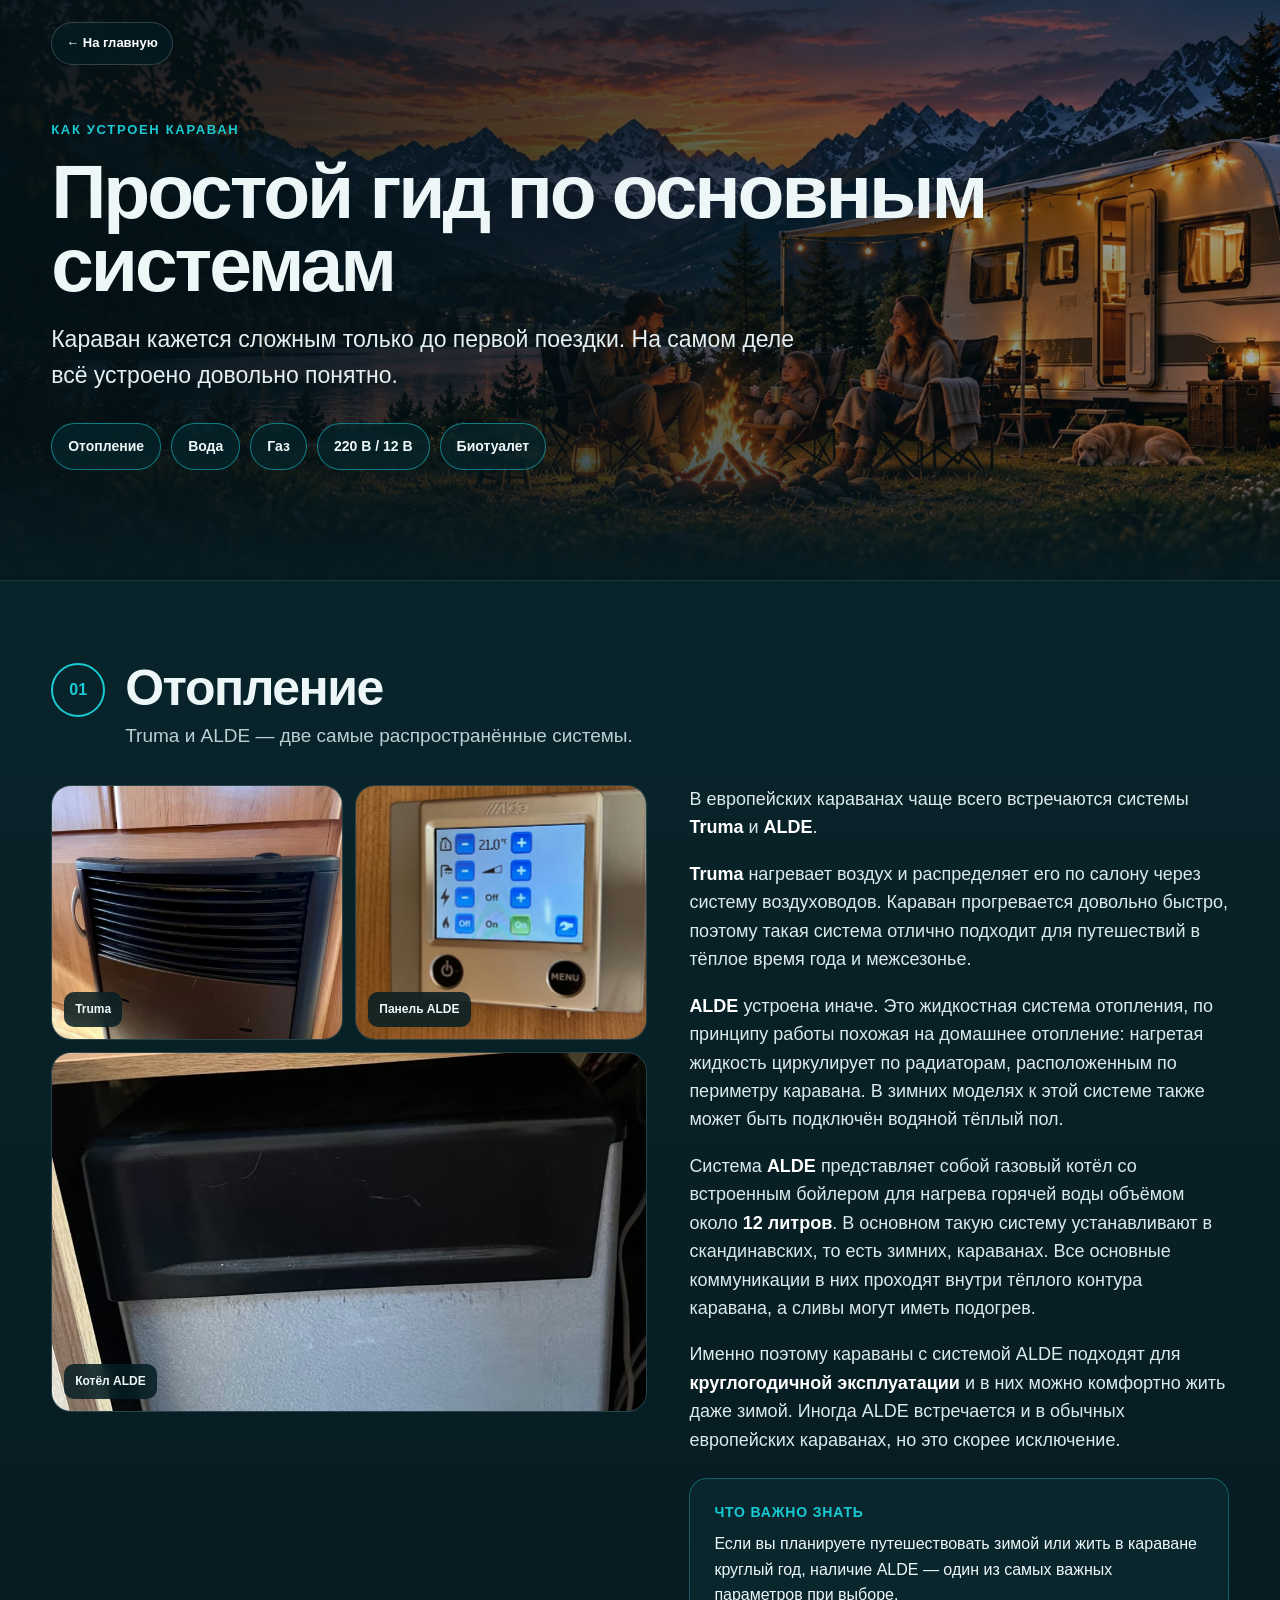
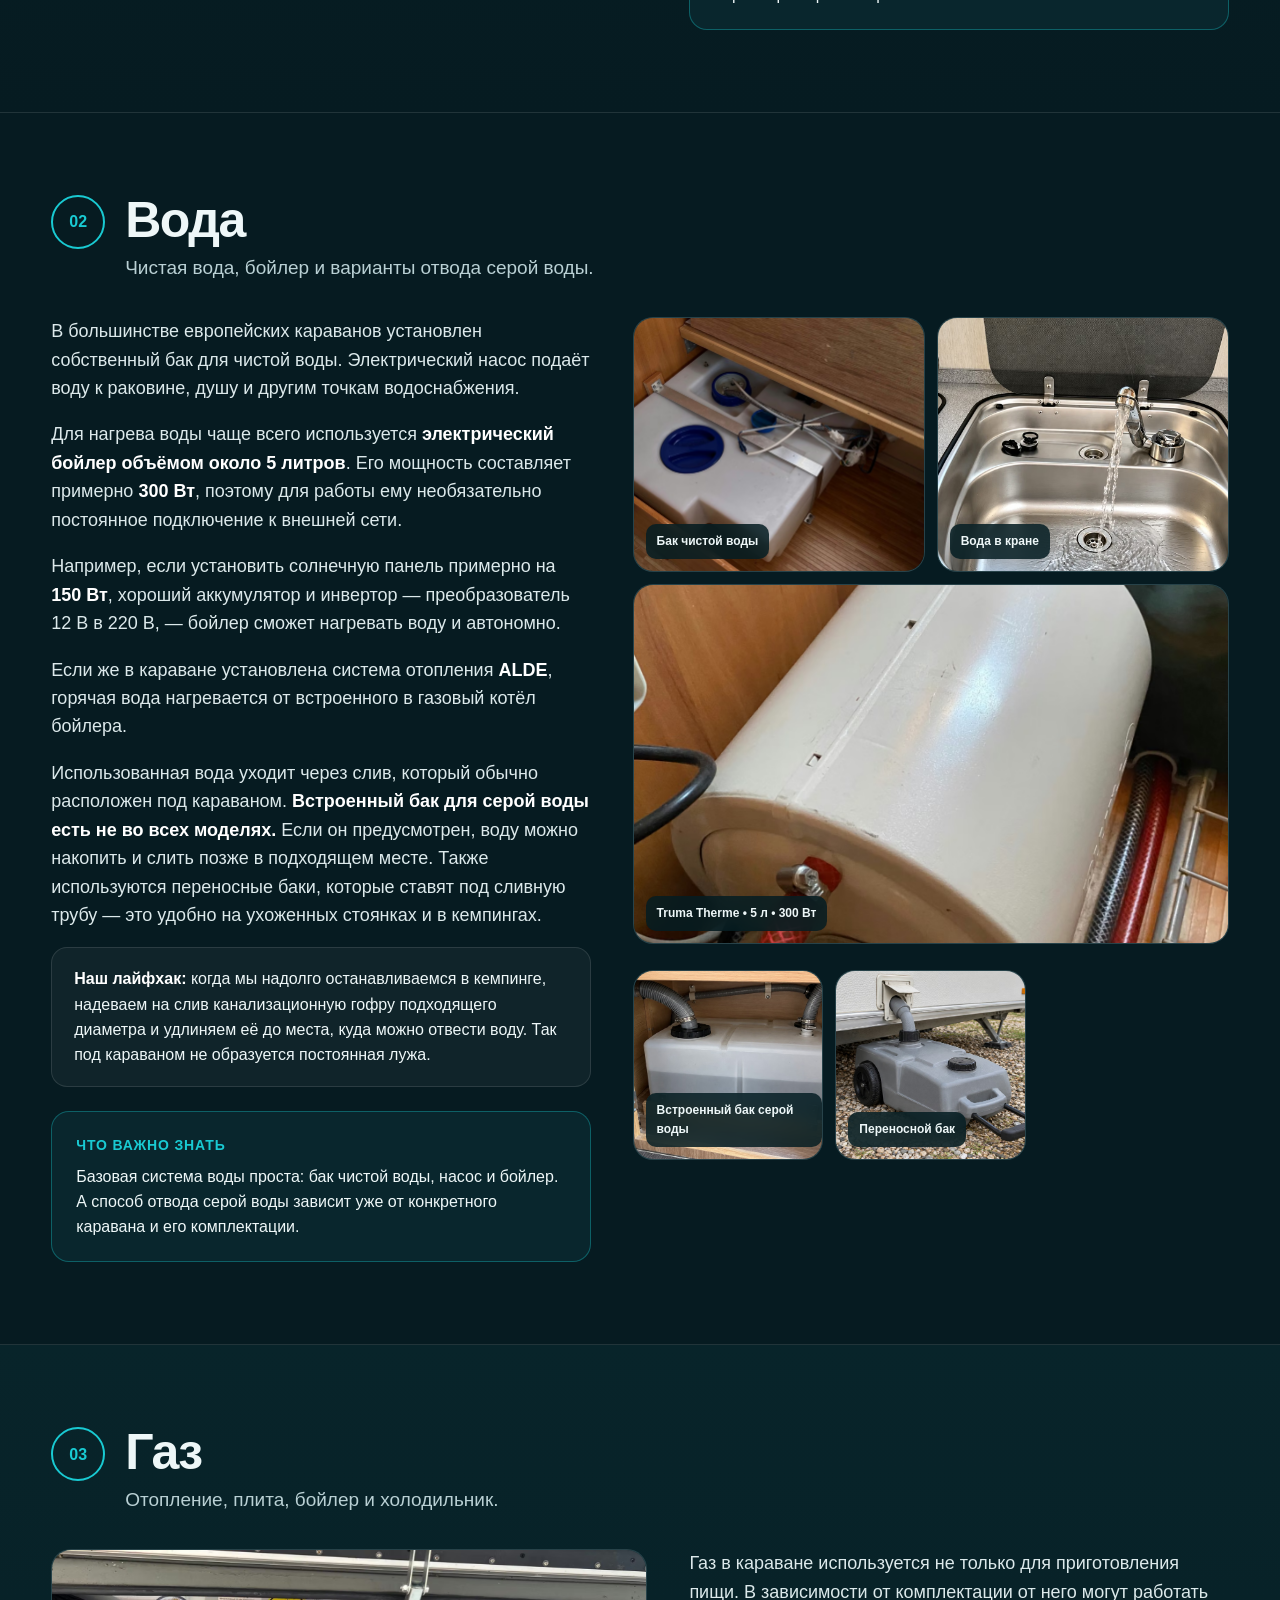
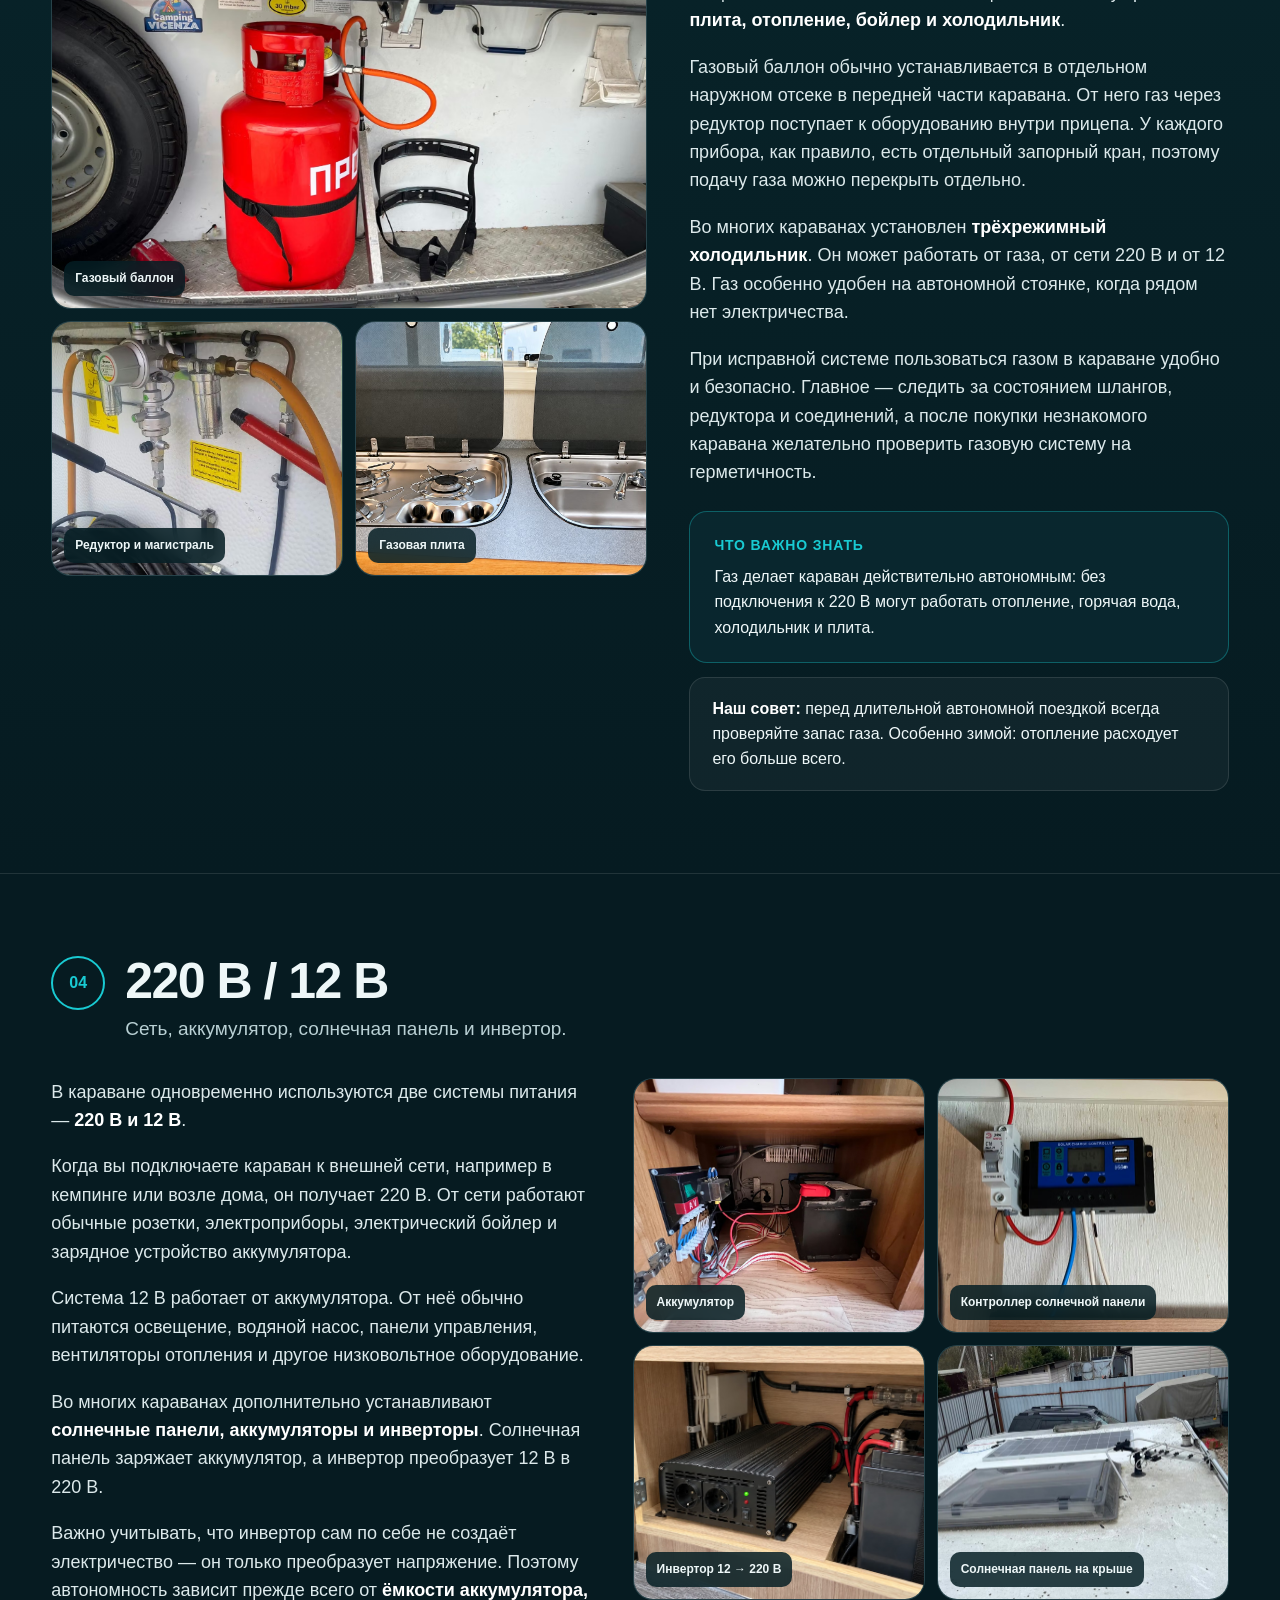
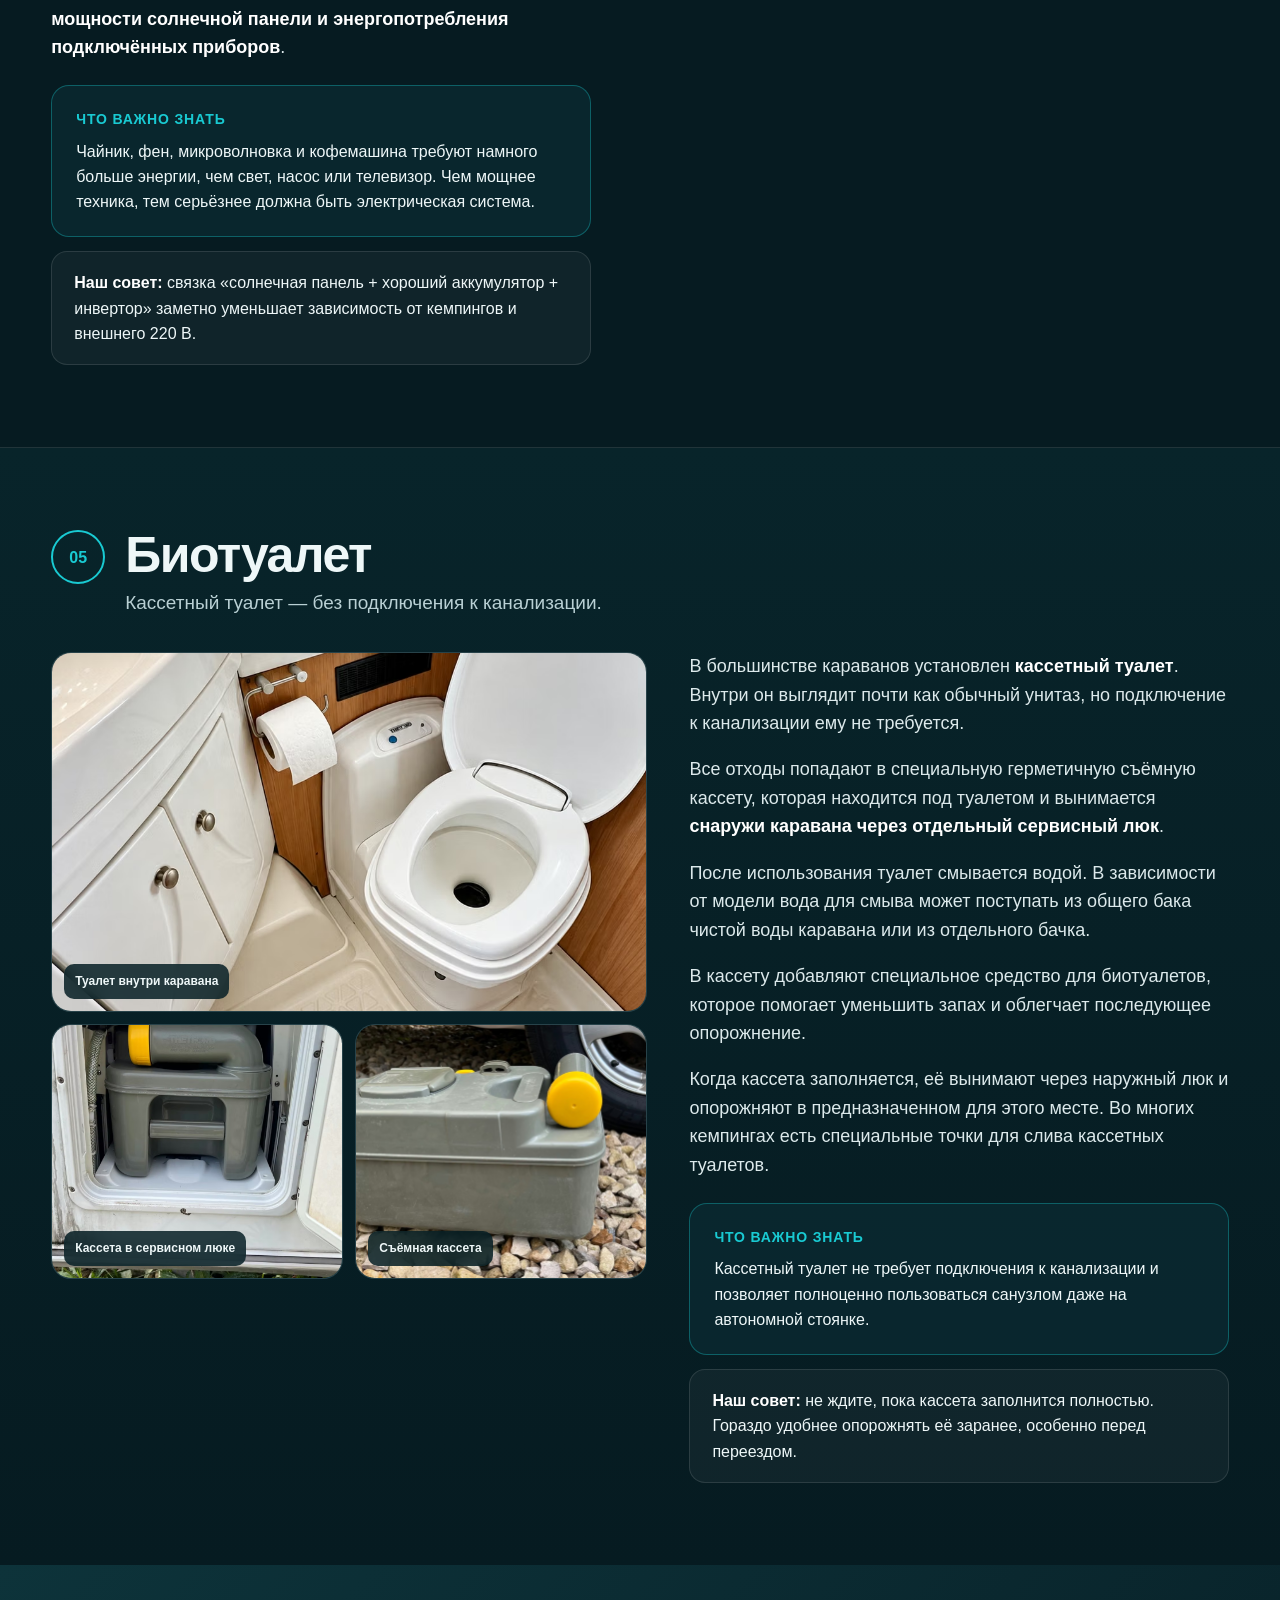
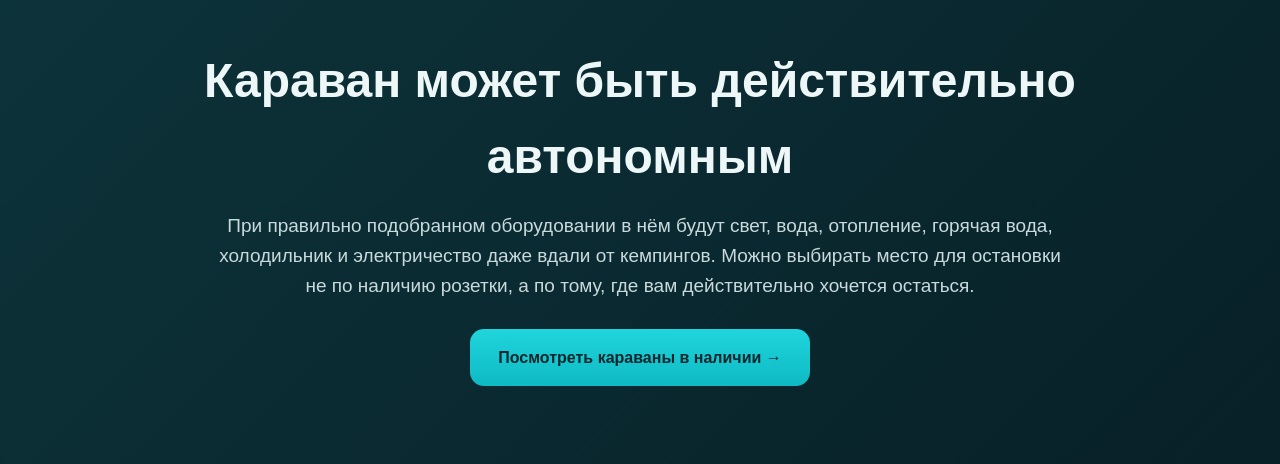
<file: how-it-works.html>
<!doctype html>
<html lang="ru"><head><meta charset="utf-8"><meta name="viewport" content="width=device-width,initial-scale=1">
<title>Как устроен караван — Теория большого кемпинга</title>
<style>
*{box-sizing:border-box}html{scroll-behavior:smooth}body{margin:0;background:#061b21;color:#eef7f8;font-family:Inter,Arial,Helvetica,sans-serif;line-height:1.58}a{color:inherit}
:root{--bg:#061b21;--panel:#0b2a31;--panel2:#0e343c;--accent:#19cad2;--muted:#aec8cc;--line:rgba(255,255,255,.11);--warm:#f5eee3}
.hero{min-height:580px;display:flex;align-items:end;position:relative;background:linear-gradient(90deg,rgba(3,18,23,.92) 0%,rgba(3,18,23,.68) 48%,rgba(3,18,23,.35)),url('assets-01/img_f44511586b824b17df58.avif') center/cover no-repeat;padding:72px 0 62px}
.hero:after{content:"";position:absolute;inset:auto 0 0;height:140px;background:linear-gradient(transparent,var(--bg))}
.wrap{width:min(1280px,92vw);margin:auto;position:relative;z-index:1}.kicker{color:var(--accent);font-weight:900;letter-spacing:.13em;text-transform:uppercase;font-size:13px}h1{font-size:clamp(48px,6vw,86px);line-height:.95;margin:14px 0 20px;letter-spacing:-.04em}.hero p{max-width:780px;font-size:23px;color:#e3eff0;margin:0 0 30px}
.anchorbar{display:flex;gap:10px;flex-wrap:wrap}.anchorbar a{text-decoration:none;padding:11px 16px;border:1px solid rgba(25,202,210,.55);border-radius:999px;background:rgba(5,36,43,.75);font-weight:800;font-size:14px}
.section{padding:82px 0;border-top:1px solid var(--line);position:relative;overflow:hidden}.section:nth-of-type(even){background:linear-gradient(180deg,#08242a,#061b21)}
.section-head{display:flex;align-items:flex-start;gap:20px;margin-bottom:34px}.num{width:54px;height:54px;border-radius:50%;display:grid;place-items:center;border:2px solid var(--accent);color:var(--accent);font-weight:900;flex:0 0 auto}.section h2{font-size:50px;line-height:1;margin:0 0 8px;letter-spacing:-.03em}.subtitle{color:#b9d0d4;font-size:19px}
.grid{display:grid;grid-template-columns:1.05fr .95fr;gap:42px;align-items:start}.grid.reverse{grid-template-columns:.95fr 1.05fr}.grid.reverse .visual{order:2}.grid.reverse .copy{order:1}
.copy p{font-size:18px;color:#dce9eb;margin:0 0 18px}.copy strong{color:#fff}.copy ul{margin:0 0 20px;padding-left:20px;color:#dce9eb}.note{margin-top:24px;padding:22px 24px;border:1px solid rgba(25,202,210,.35);border-radius:18px;background:rgba(11,42,49,.8)}.note b{display:block;color:var(--accent);font-size:14px;text-transform:uppercase;letter-spacing:.06em;margin-bottom:8px}.tip{margin-top:14px;padding:18px 22px;border-radius:16px;background:rgba(255,255,255,.045);border:1px solid var(--line)}.tip b{color:#fff}
.visual{display:grid;grid-template-columns:1fr 1fr;gap:12px}.photo{position:relative;border-radius:20px;overflow:hidden;min-height:255px;background:#0c2b32;border:1px solid var(--line)}.photo.large{grid-column:span 2;min-height:360px}.photo img{width:100%;height:100%;object-fit:cover;display:block;position:absolute;inset:0}.label{position:absolute;left:12px;bottom:12px;padding:8px 11px;border-radius:10px;background:rgba(4,29,35,.84);backdrop-filter:blur(8px);font-size:12px;font-weight:800}
.water-mini{display:grid;grid-template-columns:repeat(3,1fr);gap:12px;margin-top:14px}.water-mini .photo{min-height:190px}.source-note{font-size:13px;color:#73959b;margin-top:10px}
.final{padding:78px 0;background:linear-gradient(135deg,#0d333a,#082027);text-align:center}.final h2{font-size:48px;margin:0 0 16px}.final p{max-width:850px;margin:0 auto 28px;color:#c8dadd;font-size:19px}.cta{display:inline-flex;padding:16px 28px;border-radius:14px;background:linear-gradient(#20d5dd,#0ebac3);color:#05262c;text-decoration:none;font-weight:900}
@media(max-width:850px){.hero{min-height:520px}.grid,.grid.reverse{grid-template-columns:1fr}.grid.reverse .visual,.grid.reverse .copy{order:initial}.section h2{font-size:40px}.visual{grid-template-columns:1fr}.photo.large{grid-column:auto}.water-mini{grid-template-columns:1fr}}
</style>
<style id="tb-how-v34-nav">
.back-home{position:absolute;z-index:4;top:22px;left:max(4vw,24px);display:inline-flex;align-items:center;gap:8px;padding:10px 14px;border-radius:999px;background:rgba(4,29,35,.72);border:1px solid rgba(255,255,255,.18);backdrop-filter:blur(10px);color:#fff;text-decoration:none;font-size:13px;font-weight:800}.back-home:hover{border-color:rgba(25,202,210,.65);color:#9ff9f7}
@media(max-width:640px){.back-home{top:14px;left:14px;font-size:12px;padding:9px 12px}.hero{padding-top:92px}}
</style>

<style id="tebicamp-v45-guide-mobile-type-fix">
/* V45: readable scale on the caravan systems guide, especially the final CTA. */
@media(max-width:850px){
  .final{padding:56px 0 64px}
  .final .wrap{width:min(620px,calc(100% - 36px))}
  .final h2{font-size:clamp(29px,5.2vw,40px);line-height:1.14;letter-spacing:-.025em;margin:0 auto 15px;max-width:24ch;text-wrap:balance}
  .final p{font-size:16px;line-height:1.58;max-width:58ch;margin:0 auto 23px}
  .final .cta{max-width:100%;min-height:50px;align-items:center;justify-content:center;text-align:center;font-size:14px;line-height:1.3;padding:13px 20px}
  .water-mini{grid-column:1 / -1!important}
}
@media(max-width:600px){
  .hero{min-height:0;padding:106px 0 50px;background-position:68% center}
  .hero .wrap{width:calc(100% - 36px)}
  .hero h1{font-size:clamp(34px,9vw,44px);line-height:1.06;letter-spacing:-.035em;margin:13px 0 16px;overflow-wrap:break-word}
  .hero p{font-size:16px;line-height:1.5;margin:0 0 24px}
  .anchorbar{gap:8px}
  .anchorbar a{font-size:12px;padding:9px 12px}
  .section{padding:52px 0}
  .section .wrap{width:calc(100% - 36px)}
  .section-head{gap:12px;margin-bottom:24px}
  .num{width:40px;height:40px;flex-basis:40px;font-size:13px}
  .section h2{font-size:clamp(28px,7.6vw,36px);line-height:1.09;margin:0 0 8px}
  .subtitle{font-size:15px;line-height:1.45}
  .grid,.grid.reverse{gap:24px}
  .copy p{font-size:15.5px;line-height:1.6}
  .photo{min-height:205px}
  .photo.large{min-height:260px}
  .note{padding:18px 19px;margin-top:20px;font-size:14px;line-height:1.55}
  .tip{padding:16px 18px;font-size:14px;line-height:1.55}
  .final{padding:47px 0 55px}
  .final .wrap{width:calc(100% - 36px)}
  .final h2{font-size:clamp(27px,7.6vw,34px);line-height:1.14;max-width:19ch;margin:0 auto 15px}
  .final p{font-size:14.5px;line-height:1.58;margin-bottom:22px}
  .final .cta{width:100%;font-size:13.5px;padding:13px 14px;border-radius:13px}
}
</style>
</head><body><a class="back-home" href="index.html">← На главную</a>
<section class="hero"><div class="wrap"><div class="kicker">Как устроен караван</div><h1>Простой гид по основным системам</h1><p>Караван кажется сложным только до первой поездки. На самом деле всё устроено довольно понятно.</p><div class="anchorbar"><a href="#heat">Отопление</a><a href="#water">Вода</a><a href="#gas">Газ</a><a href="#electric">220 В / 12 В</a><a href="#toilet">Биотуалет</a></div></div></section>

<section class="section" id="heat"><div class="wrap"><div class="section-head"><div class="num">01</div><div><h2>Отопление</h2><div class="subtitle">Truma и ALDE — две самые распространённые системы.</div></div></div><div class="grid"><div class="visual"><div class="photo"><img src="assets-04/img_be6dde80a1b0168c8be4.avif"><div class="label">Truma</div></div><div class="photo"><img src="assets-04/img_baf77895eca44e52c802.avif"><div class="label">Панель ALDE</div></div><div class="photo large"><img src="assets-04/img_8cbf474aab574f7b62f6.avif"><div class="label">Котёл ALDE</div></div></div><div class="copy"><p>В европейских караванах чаще всего встречаются системы <strong>Truma</strong> и <strong>ALDE</strong>.</p><p><strong>Truma</strong> нагревает воздух и распределяет его по салону через систему воздуховодов. Караван прогревается довольно быстро, поэтому такая система отлично подходит для путешествий в тёплое время года и межсезонье.</p><p><strong>ALDE</strong> устроена иначе. Это жидкостная система отопления, по принципу работы похожая на домашнее отопление: нагретая жидкость циркулирует по радиаторам, расположенным по периметру каравана. В зимних моделях к этой системе также может быть подключён водяной тёплый пол.</p><p>Система <strong>ALDE</strong> представляет собой газовый котёл со встроенным бойлером для нагрева горячей воды объёмом около <strong>12 литров</strong>. В основном такую систему устанавливают в скандинавских, то есть зимних, караванах. Все основные коммуникации в них проходят внутри тёплого контура каравана, а сливы могут иметь подогрев.</p><p>Именно поэтому караваны с системой ALDE подходят для <strong>круглогодичной эксплуатации</strong> и в них можно комфортно жить даже зимой. Иногда ALDE встречается и в обычных европейских караванах, но это скорее исключение.</p><div class="note"><b>Что важно знать</b>Если вы планируете путешествовать зимой или жить в караване круглый год, наличие ALDE — один из самых важных параметров при выборе.</div></div></div></div></section>

<section class="section" id="water"><div class="wrap"><div class="section-head"><div class="num">02</div><div><h2>Вода</h2><div class="subtitle">Чистая вода, бойлер и варианты отвода серой воды.</div></div></div><div class="grid reverse"><div class="visual"><div class="photo"><img src="assets-04/img_a3a01d763c1ff76c077e.avif"><div class="label">Бак чистой воды</div></div><div class="photo"><img src="assets-02/img_defb850c60bcfb23448e.avif"><div class="label">Вода в кране</div></div><div class="photo large"><img src="assets-04/img_d7502939f258fe006fab.avif"><div class="label">Truma Therme • 5 л • 300 Вт</div></div><div class="water-mini" style="grid-column:span 2"><div class="photo"><img src="assets-04/img_149011101060890d0312.avif"><div class="label">Встроенный бак серой воды</div></div><div class="photo"><img src="assets-02/img_ebf4dd4cdbe4428950ff.avif"><div class="label">Переносной бак</div></div></div></div><div class="copy"><p>В большинстве европейских караванов установлен собственный бак для чистой воды. Электрический насос подаёт воду к раковине, душу и другим точкам водоснабжения.</p><p>Для нагрева воды чаще всего используется <strong>электрический бойлер объёмом около 5 литров</strong>. Его мощность составляет примерно <strong>300 Вт</strong>, поэтому для работы ему необязательно постоянное подключение к внешней сети.</p><p>Например, если установить солнечную панель примерно на <strong>150 Вт</strong>, хороший аккумулятор и инвертор — преобразователь 12 В в 220 В, — бойлер сможет нагревать воду и автономно.</p><p>Если же в караване установлена система отопления <strong>ALDE</strong>, горячая вода нагревается от встроенного в газовый котёл бойлера.</p><p>Использованная вода уходит через слив, который обычно расположен под караваном. <strong>Встроенный бак для серой воды есть не во всех моделях.</strong> Если он предусмотрен, воду можно накопить и слить позже в подходящем месте. Также используются переносные баки, которые ставят под сливную трубу — это удобно на ухоженных стоянках и в кемпингах.</p><div class="tip"><b>Наш лайфхак:</b> когда мы надолго останавливаемся в кемпинге, надеваем на слив канализационную гофру подходящего диаметра и удлиняем её до места, куда можно отвести воду. Так под караваном не образуется постоянная лужа.</div><div class="note"><b>Что важно знать</b>Базовая система воды проста: бак чистой воды, насос и бойлер. А способ отвода серой воды зависит уже от конкретного каравана и его комплектации.</div></div></div></div></section>

<section class="section" id="gas"><div class="wrap"><div class="section-head"><div class="num">03</div><div><h2>Газ</h2><div class="subtitle">Отопление, плита, бойлер и холодильник.</div></div></div><div class="grid"><div class="visual"><div class="photo large"><img src="assets-04/img_50efb0ac02da905e3af1.avif"><div class="label">Газовый баллон</div></div><div class="photo"><img src="assets-04/img_1989d7f0d8d2591caeb5.avif"><div class="label">Редуктор и магистраль</div></div><div class="photo"><img src="assets-02/img_5df0b0e3b71daf559e51.avif"><div class="label">Газовая плита</div></div></div><div class="copy"><p>Газ в караване используется не только для приготовления пищи. В зависимости от комплектации от него могут работать <strong>плита, отопление, бойлер и холодильник</strong>.</p><p>Газовый баллон обычно устанавливается в отдельном наружном отсеке в передней части каравана. От него газ через редуктор поступает к оборудованию внутри прицепа. У каждого прибора, как правило, есть отдельный запорный кран, поэтому подачу газа можно перекрыть отдельно.</p><p>Во многих караванах установлен <strong>трёхрежимный холодильник</strong>. Он может работать от газа, от сети 220 В и от 12 В. Газ особенно удобен на автономной стоянке, когда рядом нет электричества.</p><p>При исправной системе пользоваться газом в караване удобно и безопасно. Главное — следить за состоянием шлангов, редуктора и соединений, а после покупки незнакомого каравана желательно проверить газовую систему на герметичность.</p><div class="note"><b>Что важно знать</b>Газ делает караван действительно автономным: без подключения к 220 В могут работать отопление, горячая вода, холодильник и плита.</div><div class="tip"><b>Наш совет:</b> перед длительной автономной поездкой всегда проверяйте запас газа. Особенно зимой: отопление расходует его больше всего.</div></div></div></div></section>

<section class="section" id="electric"><div class="wrap"><div class="section-head"><div class="num">04</div><div><h2>220 В / 12 В</h2><div class="subtitle">Сеть, аккумулятор, солнечная панель и инвертор.</div></div></div><div class="grid reverse"><div class="visual"><div class="photo"><img src="assets-04/img_9c0743aa9401688878d9.avif"><div class="label">Аккумулятор</div></div><div class="photo"><img src="assets-04/img_30edec8bf5098e3080e1.avif"><div class="label">Контроллер солнечной панели</div></div><div class="photo"><img src="assets-03/img_9fa709166d077d8fd375.avif"><div class="label">Инвертор 12 → 220 В</div></div><div class="photo"><img src="assets-03/img_0fc6f0b5d2a96ee9e357.avif"><div class="label">Солнечная панель на крыше</div></div></div><div class="copy"><p>В караване одновременно используются две системы питания — <strong>220 В и 12 В</strong>.</p><p>Когда вы подключаете караван к внешней сети, например в кемпинге или возле дома, он получает 220 В. От сети работают обычные розетки, электроприборы, электрический бойлер и зарядное устройство аккумулятора.</p><p>Система 12 В работает от аккумулятора. От неё обычно питаются освещение, водяной насос, панели управления, вентиляторы отопления и другое низковольтное оборудование.</p><p>Во многих караванах дополнительно устанавливают <strong>солнечные панели, аккумуляторы и инверторы</strong>. Солнечная панель заряжает аккумулятор, а инвертор преобразует 12 В в 220 В.</p><p>Важно учитывать, что инвертор сам по себе не создаёт электричество — он только преобразует напряжение. Поэтому автономность зависит прежде всего от <strong>ёмкости аккумулятора, мощности солнечной панели и энергопотребления подключённых приборов</strong>.</p><div class="note"><b>Что важно знать</b>Чайник, фен, микроволновка и кофемашина требуют намного больше энергии, чем свет, насос или телевизор. Чем мощнее техника, тем серьёзнее должна быть электрическая система.</div><div class="tip"><b>Наш совет:</b> связка «солнечная панель + хороший аккумулятор + инвертор» заметно уменьшает зависимость от кемпингов и внешнего 220 В.</div></div></div></div></section>

<section class="section" id="toilet"><div class="wrap"><div class="section-head"><div class="num">05</div><div><h2>Биотуалет</h2><div class="subtitle">Кассетный туалет — без подключения к канализации.</div></div></div><div class="grid"><div class="visual"><div class="photo large"><img src="assets-04/img_bf61d703a2e2aeb86698.avif"><div class="label">Туалет внутри каравана</div></div><div class="photo"><img src="assets-04/img_b66e529c26edb631d0f6.avif"><div class="label">Кассета в сервисном люке</div></div><div class="photo"><img src="assets-04/img_811458d893f7b463d26f.avif"><div class="label">Съёмная кассета</div></div></div><div class="copy"><p>В большинстве караванов установлен <strong>кассетный туалет</strong>. Внутри он выглядит почти как обычный унитаз, но подключение к канализации ему не требуется.</p><p>Все отходы попадают в специальную герметичную съёмную кассету, которая находится под туалетом и вынимается <strong>снаружи каравана через отдельный сервисный люк</strong>.</p><p>После использования туалет смывается водой. В зависимости от модели вода для смыва может поступать из общего бака чистой воды каравана или из отдельного бачка.</p><p>В кассету добавляют специальное средство для биотуалетов, которое помогает уменьшить запах и облегчает последующее опорожнение.</p><p>Когда кассета заполняется, её вынимают через наружный люк и опорожняют в предназначенном для этого месте. Во многих кемпингах есть специальные точки для слива кассетных туалетов.</p><div class="note"><b>Что важно знать</b>Кассетный туалет не требует подключения к канализации и позволяет полноценно пользоваться санузлом даже на автономной стоянке.</div><div class="tip"><b>Наш совет:</b> не ждите, пока кассета заполнится полностью. Гораздо удобнее опорожнять её заранее, особенно перед переездом.</div></div></div></div></section>

<section class="final"><div class="wrap"><h2>Караван может быть действительно автономным</h2><p>При правильно подобранном оборудовании в нём будут свет, вода, отопление, горячая вода, холодильник и электричество даже вдали от кемпингов. Можно выбирать место для остановки не по наличию розетки, а по тому, где вам действительно хочется остаться.</p><a class="cta" href="index.html#caravans">Посмотреть караваны в наличии →</a></div></section>
</body></html>
</file>
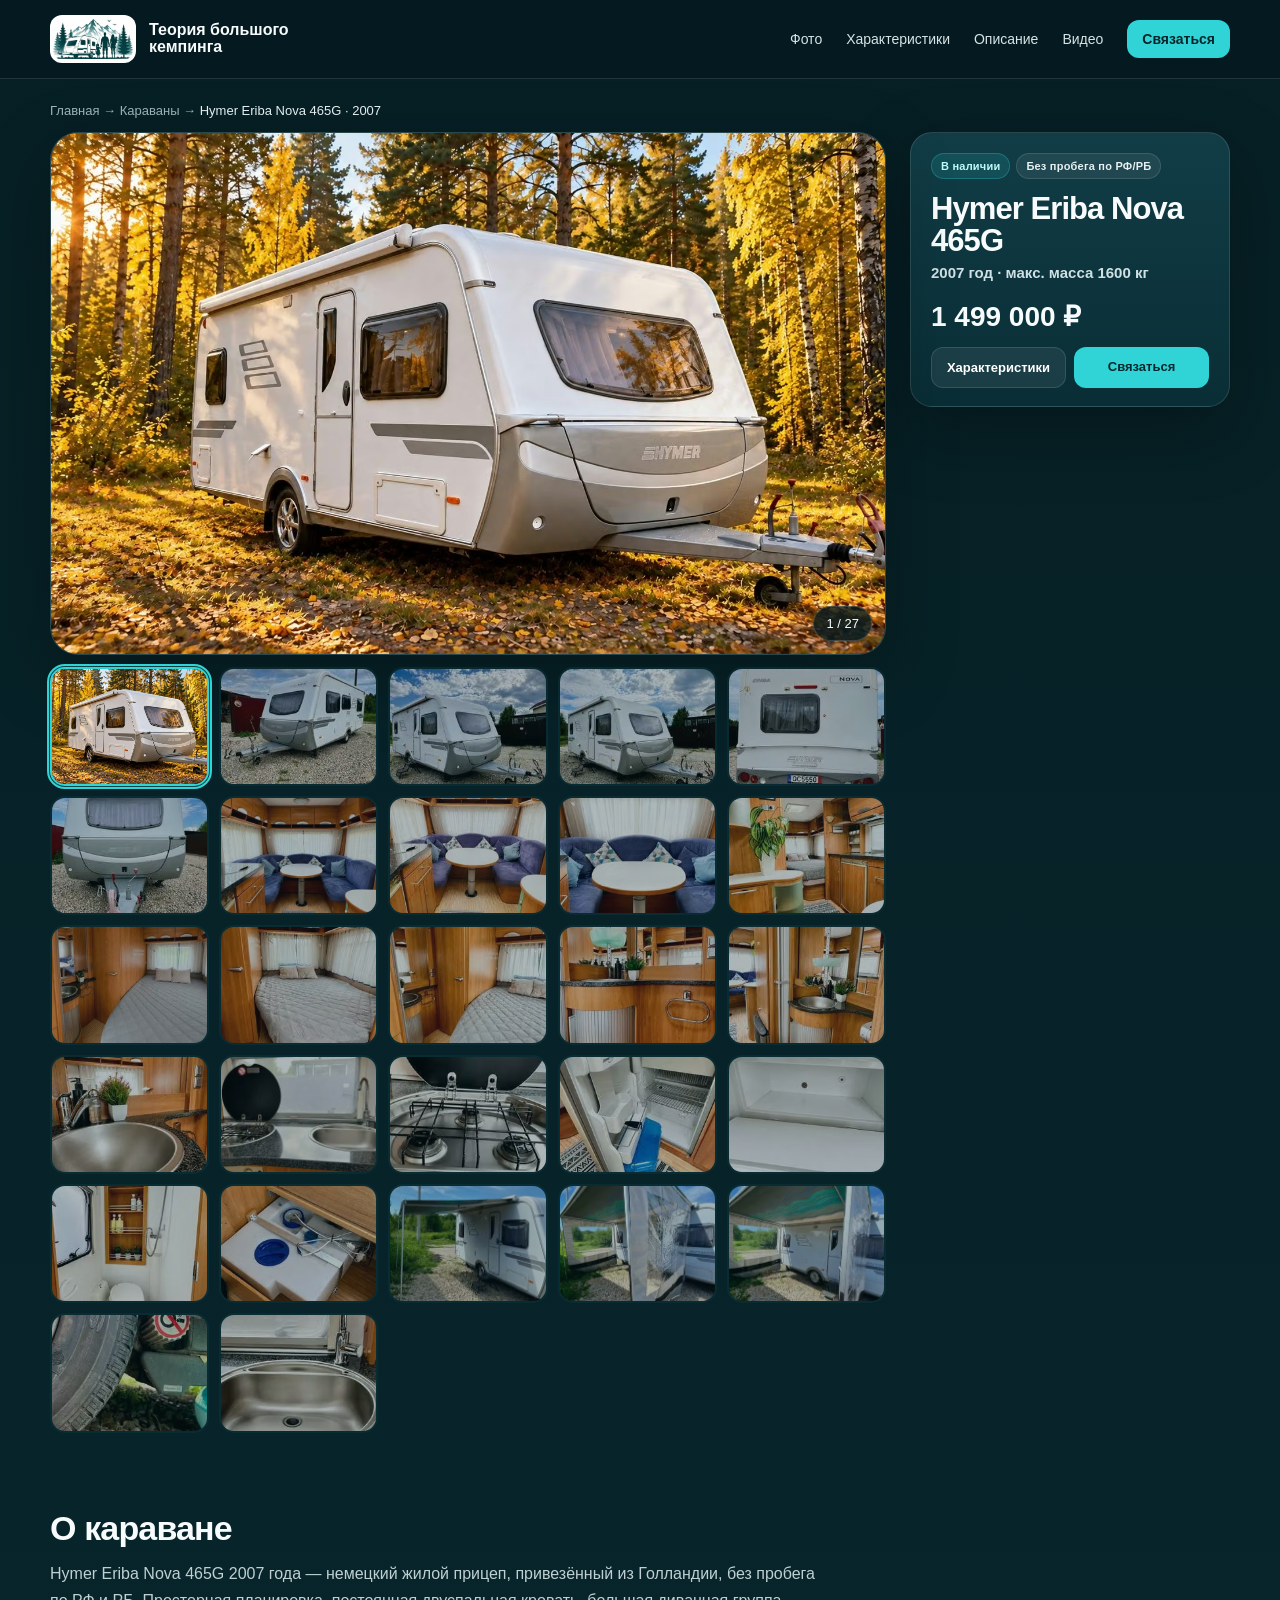
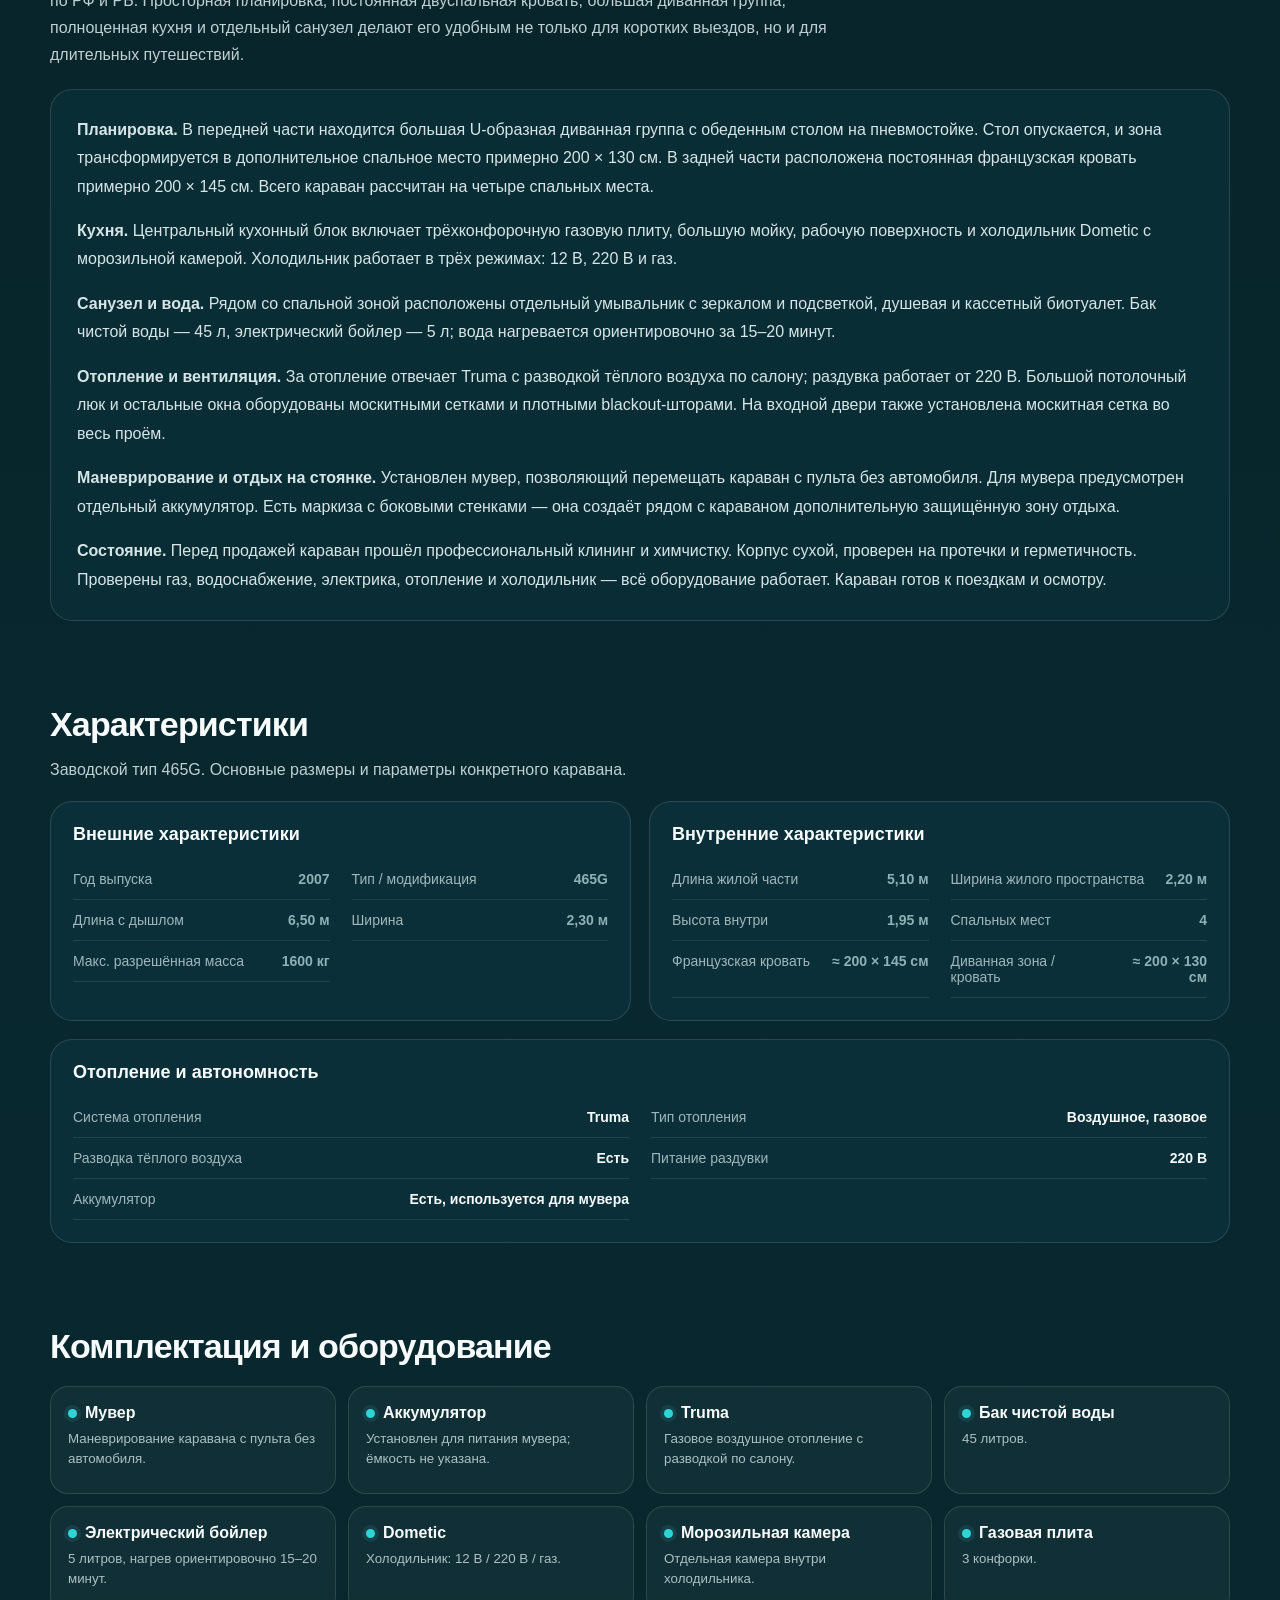
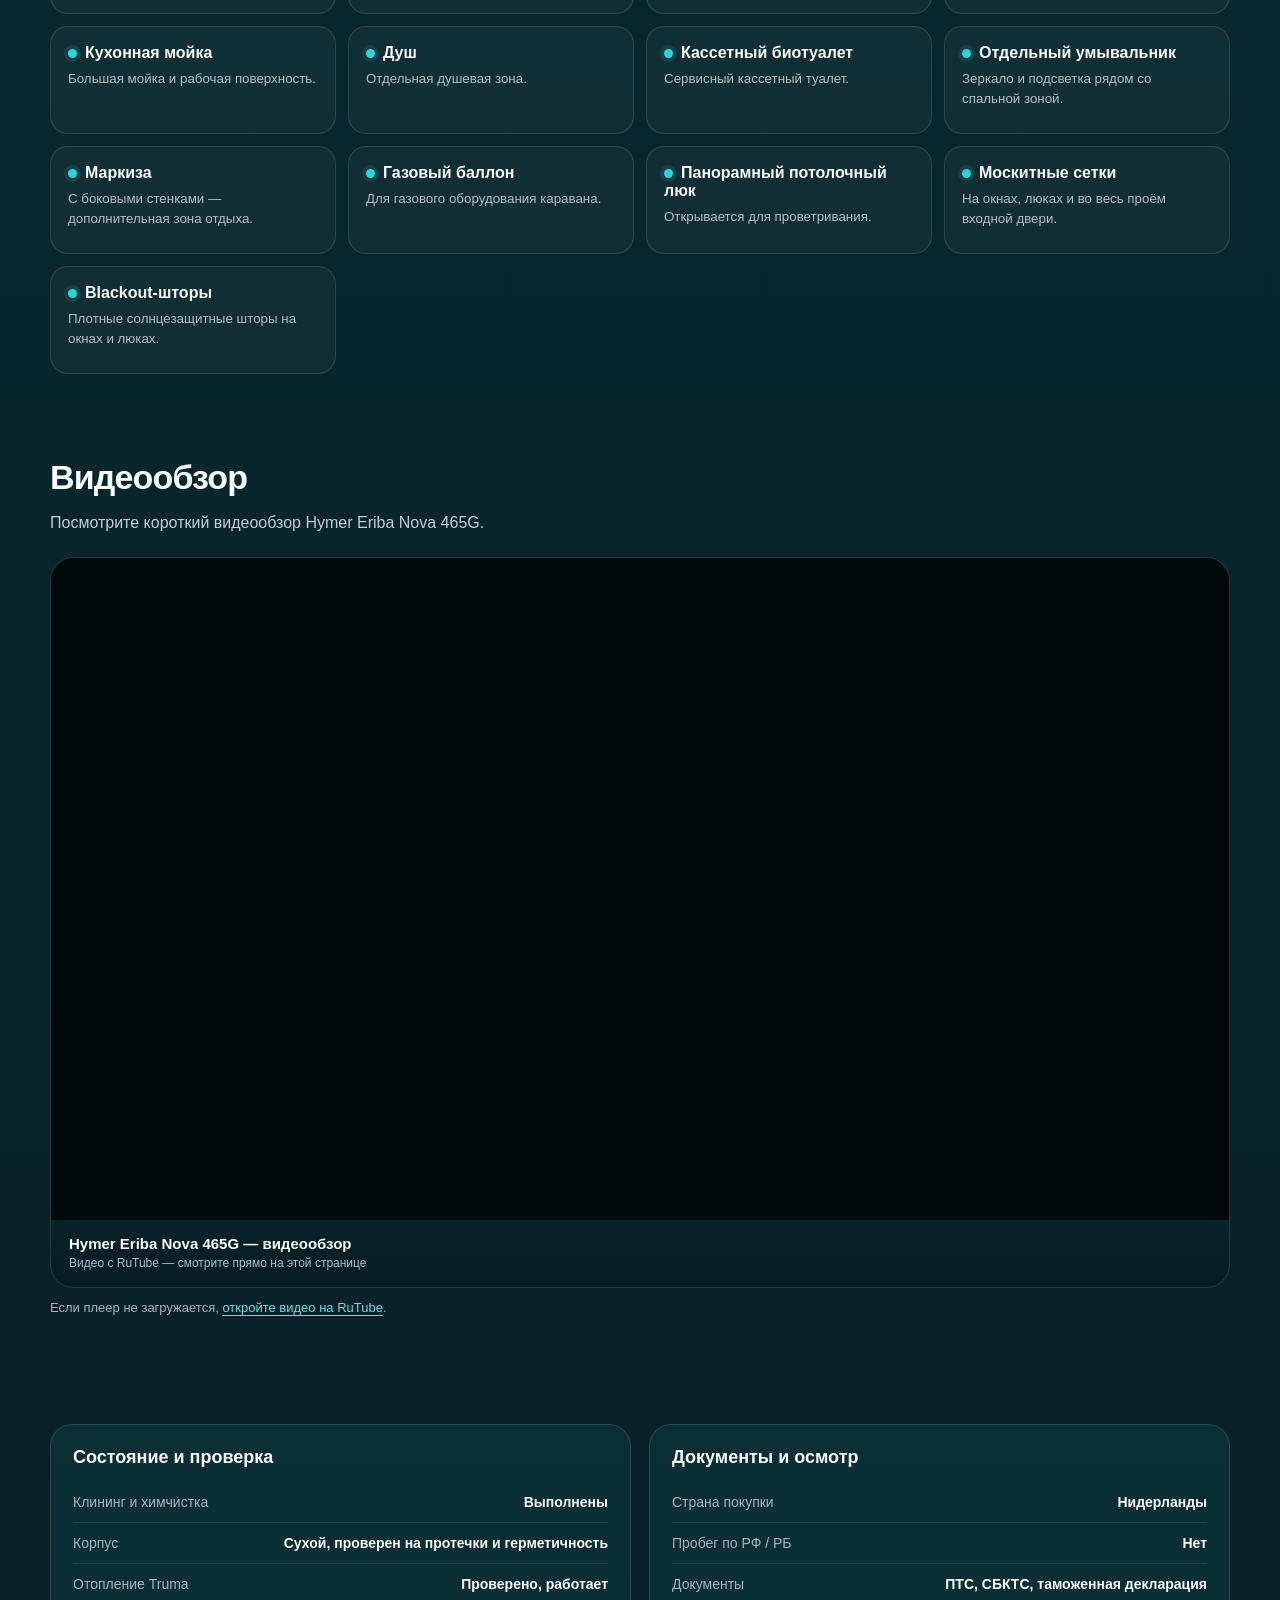
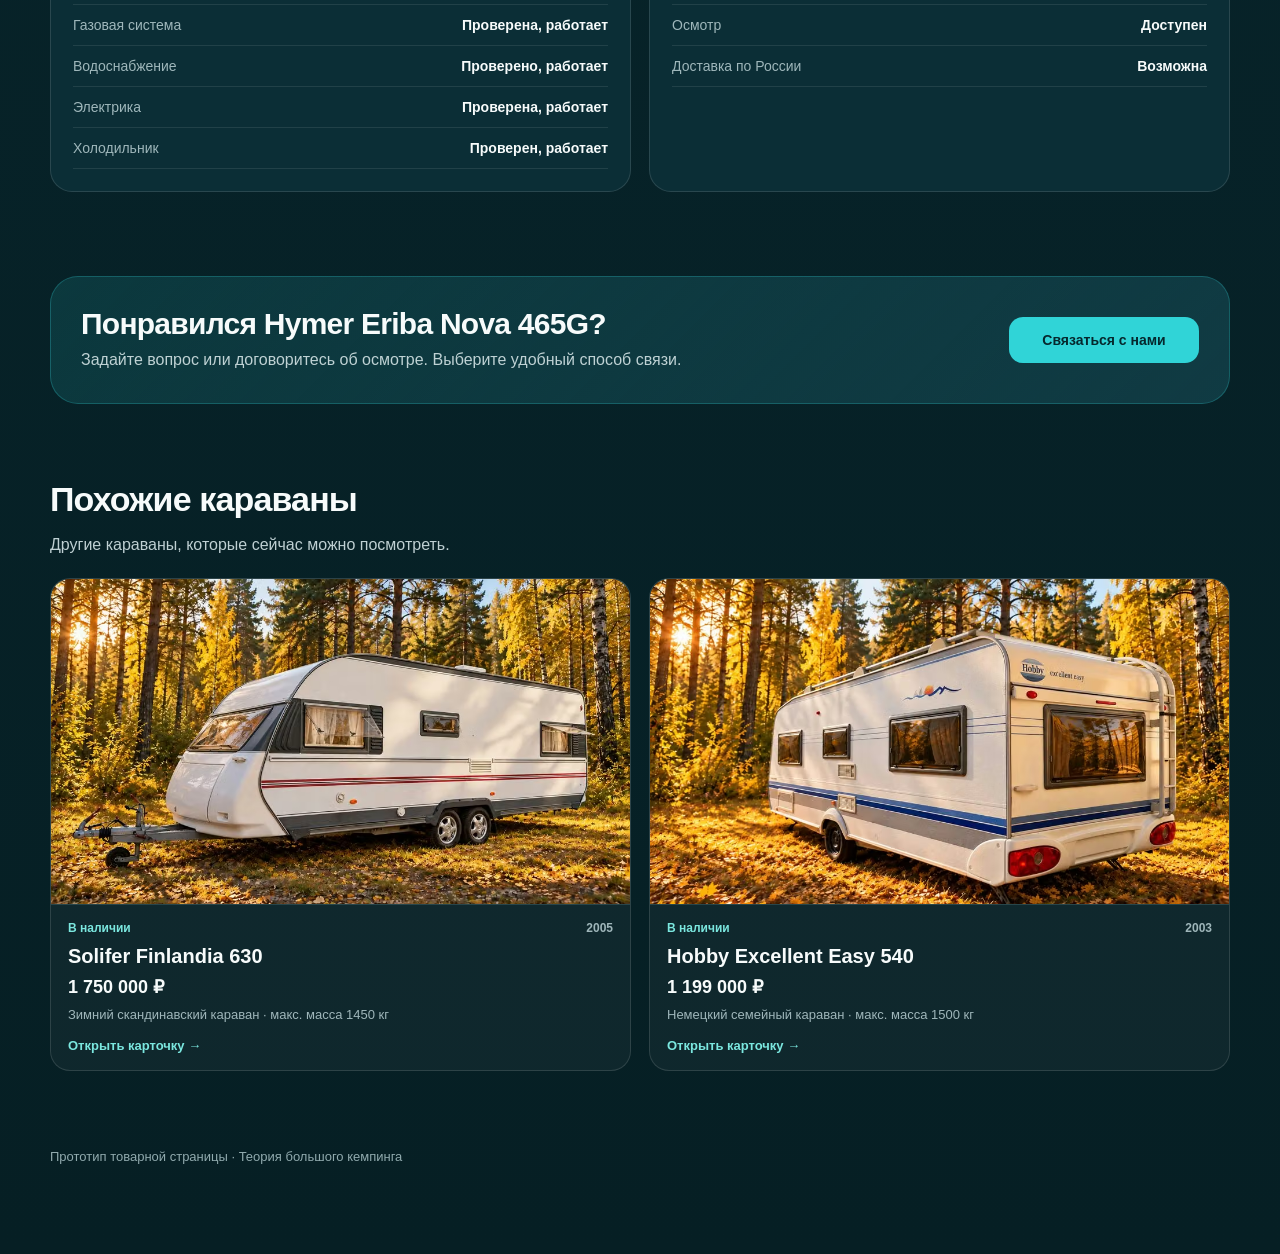
<file: hymer.html>
<!DOCTYPE html>

<html lang="ru">
<head>
<meta charset="utf-8"/>
<meta content="width=device-width,initial-scale=1" name="viewport"/>
<title>Hymer Eriba Nova 465G 2007 — TEBICAMP</title>
<style>
:root{--bg:#08252b;--bg2:#0b3037;--card:#0f3941;--card2:#123f48;--line:rgba(255,255,255,.12);--text:#f7fbfb;--muted:#bfd0d3;--accent:#30d4d7;--accent2:#7be7df;--warm:#ffbd6b;--shadow:0 24px 70px rgba(0,0,0,.28);}
*{box-sizing:border-box} html{scroll-behavior:smooth} body{margin:0;font-family:Arial,Helvetica,sans-serif;background:linear-gradient(180deg,#061f24 0%,#08282f 44%,#061f24 100%);color:var(--text);}
a{color:inherit} .wrap{width:min(1180px,calc(100% - 40px));margin:auto} .topbar{position:sticky;top:0;z-index:40;background:rgba(5,27,32,.88);backdrop-filter:blur(18px);border-bottom:1px solid var(--line)}
.nav{height:78px;display:flex;align-items:center;gap:26px} .brand{display:flex;align-items:center;gap:13px;text-decoration:none;min-width:0} .brand img{width:86px;height:48px;object-fit:contain;background:white;border-radius:12px;padding:3px} .brand b{font-size:16px;line-height:1.05} .navlinks{display:flex;gap:24px;margin-left:auto;align-items:center} .navlinks a{text-decoration:none;color:#d6e4e6;font-size:14px} .navcta{padding:11px 15px;border-radius:12px;background:var(--accent);color:#042429!important;font-weight:700}
.breadcrumbs{padding:24px 0 14px;color:#9fb6ba;font-size:13px} .breadcrumbs span{color:#eaf4f5} .hero{display:grid;grid-template-columns:minmax(0,1.35fr) minmax(360px,.65fr);gap:28px;align-items:stretch;padding-bottom:34px} .gallery{min-width:0} .main-photo{position:relative;border-radius:28px;overflow:hidden;border:1px solid var(--line);background:#0b2d34;box-shadow:var(--shadow);aspect-ratio:16/10} .main-photo img{display:block;width:100%;height:100%;object-fit:cover} .photo-count{position:absolute;right:16px;bottom:16px;background:rgba(5,25,29,.8);border:1px solid rgba(255,255,255,.16);padding:9px 12px;border-radius:999px;font-size:13px}
.thumbs{display:grid;grid-template-columns:repeat(5,1fr);gap:10px;margin-top:12px} .thumb{position:relative;border:1px solid var(--line);background:#0b3037;border-radius:15px;overflow:hidden;aspect-ratio:4/3;cursor:pointer;padding:0} .thumb img{width:100%;height:100%;object-fit:cover;display:block;opacity:.9} .thumb.active{outline:2px solid var(--accent);outline-offset:1px} .thumb-more{position:absolute;inset:0;display:flex;align-items:center;justify-content:center;background:rgba(2,20,24,.58);font-size:20px;font-weight:700}
.product-panel{border:1px solid var(--line);background:linear-gradient(180deg,rgba(18,63,72,.94),rgba(10,47,54,.95));border-radius:28px;padding:28px;box-shadow:var(--shadow);display:flex;flex-direction:column} .status-row{display:flex;gap:8px;flex-wrap:wrap} .badge{display:inline-flex;padding:8px 11px;border-radius:999px;font-size:12px;font-weight:700;letter-spacing:.02em;background:rgba(48,212,215,.13);border:1px solid rgba(48,212,215,.28);color:#bffbfa} .badge.secondary{background:rgba(255,255,255,.07);border-color:var(--line);color:#e6f0f1} h1{font-size:46px;line-height:1.03;margin:18px 0 5px;letter-spacing:-.035em} .year{font-size:19px;color:#c6d5d7} .price{font-size:34px;font-weight:800;margin:23px 0 18px} .chips{display:flex;gap:9px;flex-wrap:wrap} .chip{padding:9px 11px;border-radius:12px;background:rgba(255,255,255,.065);border:1px solid var(--line);font-size:13px;color:#eaf5f6} .summary{margin:20px 0 0;color:var(--muted);line-height:1.63;font-size:15px} .panel-actions{margin-top:auto;padding-top:24px;display:grid;grid-template-columns:1fr 1fr;gap:10px} .btn{border:0;border-radius:14px;padding:15px 16px;font-weight:800;font-size:14px;text-align:center;text-decoration:none;cursor:pointer} .btn.primary{background:var(--accent);color:#06282d} .btn.secondary{background:rgba(255,255,255,.07);border:1px solid var(--line);color:#fff}
.section{padding:42px 0} .section h2{font-size:34px;letter-spacing:-.025em;margin:0 0 12px} .lead{max-width:780px;color:var(--muted);line-height:1.7;margin:0} .grid-2{display:grid;grid-template-columns:1fr 1fr;gap:18px;margin-top:22px} .info-card{border:1px solid var(--line);background:rgba(13,51,59,.78);border-radius:22px;padding:22px} .info-card h3{font-size:18px;margin:0 0 14px} .specs{display:grid;grid-template-columns:1fr 1fr;gap:0 22px} .spec{display:flex;justify-content:space-between;gap:20px;padding:12px 0;border-bottom:1px solid rgba(255,255,255,.09);font-size:14px} .spec span:first-child{color:#9fb7bb} .spec span:last-child{font-weight:700;text-align:right}
.equipment{display:grid;grid-template-columns:repeat(4,1fr);gap:12px;margin-top:20px} .equip{border:1px solid var(--line);background:rgba(255,255,255,.04);border-radius:18px;padding:17px;min-height:108px} .equip b{display:block;margin-bottom:7px} .equip small{color:#abc1c4;line-height:1.45} .dot{width:9px;height:9px;border-radius:50%;background:var(--accent);display:inline-block;margin-right:8px;box-shadow:0 0 0 4px rgba(48,212,215,.10)}
.longtext{margin-top:20px;border:1px solid var(--line);background:rgba(12,49,57,.72);border-radius:22px;padding:26px;line-height:1.78;color:#d6e5e7} .longtext p{margin:0 0 16px} .longtext p:last-child{margin-bottom:0} .prototype-note{margin-top:14px;padding:12px 14px;border-radius:13px;background:rgba(255,189,107,.10);border:1px solid rgba(255,189,107,.25);color:#f5cf9c;font-size:13px;line-height:1.5}
.video-demo{margin-top:20px;border:1px solid var(--line);border-radius:24px;overflow:hidden;background:#071d22;aspect-ratio:16/7;display:grid;place-items:center;position:relative} .video-demo:before{content:"";position:absolute;inset:0;background:linear-gradient(135deg,rgba(48,212,215,.12),transparent 48%),linear-gradient(0deg,rgba(0,0,0,.4),transparent)} .play{position:relative;z-index:1;width:72px;height:72px;border-radius:50%;background:#fff;color:#083038;display:grid;place-items:center;font-size:28px;padding-left:4px;box-shadow:0 14px 40px rgba(0,0,0,.28)} .video-label{position:absolute;left:20px;bottom:18px;z-index:2;font-weight:700} .video-label small{display:block;color:#b9cdd0;font-weight:400;margin-top:4px}
.cta{border:1px solid rgba(48,212,215,.25);background:linear-gradient(135deg,rgba(48,212,215,.13),rgba(18,63,72,.86));border-radius:28px;padding:30px;display:flex;align-items:center;gap:20px;justify-content:space-between} .cta h2{margin:0 0 7px;font-size:30px} .cta p{margin:0;color:#bfd2d4;line-height:1.55} .cta .btn{min-width:190px} .similar{display:grid;grid-template-columns:repeat(3,1fr);gap:15px;margin-top:20px} .similar-card{border:1px solid var(--line);background:rgba(255,255,255,.04);border-radius:20px;padding:18px;min-height:138px} .similar-card .mini-status{color:var(--accent2);font-size:12px;font-weight:700} .similar-card h3{margin:10px 0 6px;font-size:19px} .similar-card p{margin:0;color:#9fb6ba;font-size:13px}
.footer{padding:36px 0 90px;color:#91aaae;font-size:13px}
.mobile-sticky{display:none} .modal-backdrop{position:fixed;inset:0;background:rgba(2,13,16,.72);z-index:100;display:none;align-items:center;justify-content:center;padding:20px} .modal-backdrop.open{display:flex} .modal{width:min(460px,100%);background:#0d343b;border:1px solid var(--line);border-radius:24px;padding:24px;box-shadow:var(--shadow);position:relative} .modal h3{font-size:25px;margin:0 0 8px} .modal p{margin:0;color:#bcd0d2;line-height:1.55} .close{position:absolute;right:14px;top:12px;border:0;background:rgba(255,255,255,.08);color:#fff;border-radius:50%;width:36px;height:36px;font-size:22px;cursor:pointer} .contact-list{display:grid;gap:10px;margin-top:18px} .contact-list a{display:flex;align-items:center;justify-content:space-between;text-decoration:none;padding:15px 16px;border-radius:14px;background:rgba(255,255,255,.06);border:1px solid var(--line)} .contact-list strong{font-size:15px} .contact-list span{color:#9fb7bb;font-size:13px}
@media(max-width:900px){.navlinks a:not(.navcta){display:none} .hero{grid-template-columns:1fr} .product-panel{min-height:0} .equipment{grid-template-columns:repeat(2,1fr)} .specs{grid-template-columns:1fr} .grid-2{grid-template-columns:1fr} .similar{grid-template-columns:1fr} .cta{align-items:flex-start;flex-direction:column}}
@media(max-width:640px){.wrap{width:min(100% - 24px,520px)} .nav{height:66px;gap:10px} .brand img{width:62px;height:38px;border-radius:9px} .brand b{font-size:13px} .navcta{padding:9px 10px!important;font-size:12px!important} .breadcrumbs{padding:15px 0 10px;font-size:12px;white-space:nowrap;overflow:hidden;text-overflow:ellipsis} .hero{gap:16px;padding-bottom:18px} .main-photo{border-radius:20px;aspect-ratio:4/3} .thumbs{grid-template-columns:repeat(4,1fr);overflow:hidden} .thumb:nth-child(5){display:none} .product-panel{border-radius:20px;padding:20px} h1{font-size:34px;margin-top:14px} .price{font-size:28px;margin:18px 0 15px} .panel-actions{grid-template-columns:1fr} .section{padding:30px 0} .section h2{font-size:27px} .equipment{grid-template-columns:1fr 1fr;gap:9px} .equip{padding:14px;min-height:104px} .info-card{padding:18px;border-radius:18px} .longtext{padding:19px;border-radius:18px} .video-demo{aspect-ratio:16/10;border-radius:19px} .cta{padding:22px;border-radius:20px} .cta h2{font-size:25px} .footer{padding-bottom:94px} .mobile-sticky{display:flex;position:fixed;left:10px;right:10px;bottom:10px;z-index:60;background:rgba(7,31,36,.94);border:1px solid rgba(255,255,255,.14);border-radius:17px;padding:8px 8px 8px 13px;align-items:center;justify-content:space-between;gap:12px;box-shadow:0 18px 50px rgba(0,0,0,.38);backdrop-filter:blur(16px)} .mobile-sticky b{font-size:16px} .mobile-sticky button{border:0;border-radius:12px;background:var(--accent);color:#05272b;font-weight:800;padding:12px 15px}}

/* V2: cleaner first screen, swipe gallery, video, mobile overflow fixes */
.gallery-viewport{position:relative;border-radius:28px;overflow-x:auto;overflow-y:hidden;border:1px solid var(--line);background:#0b2d34;box-shadow:var(--shadow);aspect-ratio:16/10;scroll-snap-type:x mandatory;scrollbar-width:none;-webkit-overflow-scrolling:touch;touch-action:pan-x pan-y}
.gallery-viewport::-webkit-scrollbar{display:none}
.gallery-track{display:flex;width:100%;height:100%}
.gallery-slide{flex:0 0 100%;width:100%;height:100%;scroll-snap-align:start;scroll-snap-stop:always}
.gallery-slide img{display:block;width:100%;height:100%;object-fit:cover}
.equipment-template-note{margin-top:14px}
.video-demo{aspect-ratio:16/8;display:block;position:relative;overflow:hidden}
.video-demo:before{z-index:1;background:linear-gradient(0deg,rgba(2,20,24,.76),rgba(2,20,24,.08) 64%)}
.video-poster{position:absolute;inset:0;width:100%;height:100%;object-fit:cover;display:block}
.play{position:absolute;left:50%;top:50%;transform:translate(-50%,-50%);z-index:3;width:48px;height:48px;border:0;border-radius:50%;background:rgba(255,255,255,.94);color:#083038;display:grid;place-items:center;font-size:18px;padding:0 0 0 3px;box-shadow:0 10px 30px rgba(0,0,0,.28);cursor:pointer}
.video-label{left:18px;right:18px;bottom:15px;z-index:2;display:block}
.video-label b{display:block;font-size:15px}
.video-label small{font-size:12px}
.cta,.cta *{min-width:0}
.cta .btn{box-sizing:border-box;max-width:100%}
.mobile-sticky{box-sizing:border-box}
.mobile-sticky b{white-space:nowrap;line-height:1.1}
.mobile-sticky button{white-space:nowrap;box-sizing:border-box}
@media(max-width:640px){
  .gallery-viewport{border-radius:20px;aspect-ratio:4/3}
  .thumbs{display:flex;gap:8px;overflow-x:auto;padding:2px 1px 4px;scrollbar-width:none}
  .thumbs::-webkit-scrollbar{display:none}
  .thumb{flex:0 0 76px;width:76px}
  .product-panel .panel-actions{padding-top:20px}
  .video-demo{aspect-ratio:16/10}
  .play{width:44px;height:44px;font-size:16px}
  .cta{width:100%;box-sizing:border-box;overflow:hidden}
  .cta .btn{width:100%!important;min-width:0!important;display:block}
  .mobile-sticky{left:8px!important;right:8px!important;bottom:8px!important;width:auto!important;padding:7px 7px 7px 12px!important;gap:8px!important;border-radius:15px!important;display:grid!important;grid-template-columns:minmax(0,1fr) auto!important;align-items:center!important}
  .mobile-sticky b{font-size:15px!important;overflow:hidden;text-overflow:ellipsis}
  .mobile-sticky button{padding:10px 12px!important;border-radius:11px!important;font-size:13px!important;line-height:1!important}
}

/* V10 refinements */
.product-panel .year{margin-top:4px;color:#cfe1e4;font-size:15px;font-weight:700}
.product-panel .price{margin-top:10px}
.dimensions-grid-v10{margin-top:18px}
.dimensions-card .spec span:last-child{color:#8fb0b5}
.dimensions-note-v10{margin-top:12px}
.heating-card-v10{margin-top:18px}
@media(max-width:760px){
  .product-panel{padding:18px 16px!important}
  .product-panel h1{margin-bottom:2px!important}
  .product-panel .price{margin:9px 0 12px!important}
  .product-panel .panel-actions{margin-top:0!important}
  .dimensions-grid-v10{grid-template-columns:1fr!important;gap:12px!important}
  .heating-card-v10{margin-top:12px}
}
</style>
<style id="v3-gallery-sticky-fixes">
/* V3: gallery controls + compact mobile contact bar */
.thumb{transition:border-color .16s ease, box-shadow .16s ease, transform .16s ease, opacity .16s ease;border:2px solid transparent!important;outline:none!important;opacity:.68}
.thumb.active{border-color:var(--accent)!important;box-shadow:0 0 0 2px rgba(48,212,215,.20);transform:translateY(-1px);opacity:1}
.thumb:focus-visible{outline:2px solid #fff!important;outline-offset:2px!important}
.thumb img{opacity:1!important}
@media(max-width:640px){
  .thumbs{scroll-behavior:smooth;overscroll-behavior-x:contain}
  .thumb{flex:0 0 76px!important;width:76px!important;min-width:76px!important}
  .mobile-sticky{
    display:flex!important;
    position:fixed!important;
    left:50%!important;
    right:auto!important;
    transform:translateX(-50%)!important;
    bottom:calc(10px + env(safe-area-inset-bottom,0px))!important;
    width:calc(100% - 24px)!important;
    max-width:420px!important;
    min-width:0!important;
    box-sizing:border-box!important;
    z-index:60!important;
    align-items:center!important;
    justify-content:space-between!important;
    gap:12px!important;
    padding:8px 8px 8px 14px!important;
    border-radius:18px!important;
    background:rgba(7,31,36,.96)!important;
    border:1px solid rgba(255,255,255,.14)!important;
    box-shadow:0 14px 36px rgba(0,0,0,.32)!important;
    backdrop-filter:blur(14px)!important;
    -webkit-backdrop-filter:blur(14px)!important;
  }
  .sticky-price{display:flex!important;flex-direction:column!important;justify-content:center!important;min-width:0!important;gap:1px!important;line-height:1.05!important}
  .sticky-price span{font-size:10px!important;line-height:1.1!important;text-transform:uppercase!important;letter-spacing:.08em!important;color:#8faeb2!important}
  .sticky-price b{font-size:16px!important;line-height:1.18!important;white-space:nowrap!important;overflow:visible!important;text-overflow:clip!important;color:#fff!important}
  .sticky-contact-btn{flex:0 0 auto!important;min-width:118px!important;height:42px!important;padding:0 16px!important;border:0!important;border-radius:13px!important;background:var(--accent)!important;color:#06282d!important;font-size:13px!important;line-height:1!important;font-weight:800!important;display:inline-flex!important;align-items:center!important;justify-content:center!important;white-space:nowrap!important;box-sizing:border-box!important;cursor:pointer!important}
}
</style>
<style id="v4-fixes">
/* V4 — robust preview interactions and cleaner information architecture */
.gallery-slide{scroll-margin-inline-start:0}
.thumb{display:block;text-decoration:none;cursor:pointer}
.dimension-template{display:grid;grid-template-columns:repeat(2,minmax(0,1fr));gap:8px;margin-top:14px}
.dimension-template b{grid-column:1/-1;color:#dcebed;font-size:13px;margin-bottom:2px}
.dimension-template span{display:flex;align-items:center;min-height:38px;padding:9px 10px;border:1px dashed rgba(255,255,255,.14);border-radius:11px;color:#93adb1;font-size:12px;line-height:1.3}
.compact-note{margin-top:12px}
#contactModal:target{display:flex!important}
#contactModal .close{text-decoration:none;display:grid;place-items:center}
@media(max-width:640px){
  .thumbs{display:flex!important;gap:8px!important;overflow-x:auto!important;overflow-y:hidden!important;padding:2px 2px 6px!important;scrollbar-width:none!important;-webkit-overflow-scrolling:touch!important}
  .thumbs::-webkit-scrollbar{display:none!important}
  .thumb{display:block!important;flex:0 0 70px!important;width:70px!important;height:52px!important;min-width:70px!important;border-radius:10px!important;overflow:hidden!important;box-sizing:border-box!important}
  .thumb:nth-child(5){display:block!important}
  .thumb img{width:100%!important;height:100%!important;object-fit:cover!important}
  .dimension-template{grid-template-columns:1fr!important}
  .mobile-sticky{
    display:grid!important;
    grid-template-columns:minmax(0,1fr) auto!important;
    align-items:center!important;
    left:50%!important;right:auto!important;
    transform:translateX(-50%)!important;
    bottom:calc(12px + env(safe-area-inset-bottom,0px))!important;
    width:min(calc(100vw - 28px),362px)!important;
    max-width:calc(100% - 28px)!important;
    box-sizing:border-box!important;
    padding:7px!important;
    gap:10px!important;
    border-radius:18px!important;
    background:rgba(6,28,33,.97)!important;
    border:1px solid rgba(255,255,255,.16)!important;
    box-shadow:0 16px 38px rgba(0,0,0,.36)!important;
    overflow:hidden!important;
  }
  .sticky-price{display:flex!important;align-items:center!important;min-width:0!important;padding:0 8px!important}
  .sticky-price b{font-size:17px!important;line-height:1!important;white-space:nowrap!important;letter-spacing:-.02em!important;color:#fff!important}
  .sticky-contact-btn{
    display:inline-flex!important;align-items:center!important;justify-content:center!important;
    min-width:112px!important;height:44px!important;padding:0 16px!important;
    border-radius:12px!important;background:var(--accent)!important;color:#05272b!important;
    text-decoration:none!important;font-size:13px!important;font-weight:800!important;line-height:1!important;
    box-sizing:border-box!important;white-space:nowrap!important
  }
  .cta .btn,.cta .open-contact{max-width:100%!important;width:100%!important;box-sizing:border-box!important}
}
</style>
<style id="gallery-sync-style-v5">
.thumb{appearance:none;-webkit-appearance:none;text-decoration:none;color:inherit;font:inherit}
.gallery-slide img{object-position:center center!important;transform:none!important}
.thumb img{object-position:center center!important;transform:none!important}
.thumb.active{outline:2px solid var(--accent)!important;outline-offset:1px!important;border-color:var(--accent)!important}
@media(max-width:640px){
  .footer{padding-bottom:34px!important}
  .thumbs{overflow-x:auto!important;overflow-y:hidden!important;scroll-snap-type:x proximity}
  .thumb{scroll-snap-align:center;display:block!important}
}

<style id="gallery-v6-clean-state">
/* V6 — one source of truth for thumbnail state: the .active class set by JS. */
.thumbs .thumb{border:2px solid transparent!important;box-shadow:none!important;outline:none!important;opacity:.68!important;transform:none!important}
.thumbs .thumb.active{border-color:var(--accent)!important;box-shadow:0 0 0 2px rgba(48,212,215,.20)!important;opacity:1!important;transform:none!important}
</style>
<style id="gallery-v8-final-css">
/* V8: native swipe/trackpad scrolling + one synchronized thumbnail state */
.gallery-viewport{
  position:relative!important;
  overflow-x:scroll!important;
  overflow-y:hidden!important;
  -webkit-overflow-scrolling:touch!important;
  scroll-snap-type:x mandatory!important;
  scroll-behavior:auto!important;
  overscroll-behavior-x:contain!important;
  touch-action:auto!important;
}
.gallery-track{
  display:grid!important;
  grid-auto-flow:column!important;
  grid-auto-columns:100%!important;
  width:100%!important;
  height:100%!important;
}
.gallery-slide{
  position:relative!important;
  width:100%!important;
  min-width:100%!important;
  height:100%!important;
  scroll-snap-align:start!important;
  scroll-snap-stop:always!important;
}
.gallery-slide img{width:100%!important;height:100%!important;object-fit:cover!important;object-position:center center!important;display:block!important;transform:none!important}
.thumb{outline:none!important;box-shadow:none!important}
.thumb.active{outline:2px solid var(--accent)!important;outline-offset:1px!important}
.demo-photo-index{
  position:absolute;left:12px;top:12px;z-index:3;
  display:inline-flex;align-items:center;justify-content:center;
  min-width:30px;height:30px;padding:0 8px;border-radius:999px;
  background:rgba(4,31,36,.78);border:1px solid rgba(255,255,255,.18);
  color:#fff;font-size:12px;font-weight:800;line-height:1;
  pointer-events:none;
}
.thumb .demo-photo-index{left:5px;top:5px;min-width:20px;height:20px;padding:0 5px;font-size:10px}
</style>
<style id="gallery-lightbox-v21-clean">
/* V21 — single clean fullscreen gallery implementation. Older experimental
   fullscreen styles were removed to avoid cross-version conflicts. */
.gallery-main-wrap{position:relative;min-width:0}
.gallery-slide{position:relative}
.gallery-slide img{cursor:zoom-in;-webkit-tap-highlight-color:transparent}
.gallery .photo-count{z-index:5;right:14px!important;bottom:14px!important;left:auto!important;top:auto!important;white-space:nowrap}
.gallery .demo-photo-index{display:none!important}
.gallery-lightbox[hidden]{display:none!important}
.gallery-lightbox{position:fixed;inset:0;z-index:10000;background:rgba(2,10,13,.96);display:flex;align-items:center;justify-content:center;opacity:0;transition:opacity .14s ease;overscroll-behavior:contain}
.gallery-lightbox.open{opacity:1}
.gallery-lightbox-open{overflow:hidden!important}
.gallery-lightbox-stage{position:absolute!important;inset:0!important;display:block!important;overflow-x:auto!important;overflow-y:hidden!important;-webkit-overflow-scrolling:touch!important;scroll-snap-type:x mandatory!important;scroll-behavior:auto!important;overscroll-behavior-x:contain!important;touch-action:pan-x!important;scrollbar-width:none!important;user-select:none!important;-webkit-user-select:none!important}
.gallery-lightbox-stage::-webkit-scrollbar{display:none!important}
.gallery-lightbox-track{display:grid!important;grid-auto-flow:column!important;grid-auto-columns:100%!important;width:100%!important;height:100%!important;transform:none!important;transition:none!important}
.gallery-lightbox-slide{position:relative!important;width:100%!important;min-width:100%!important;height:100%!important;scroll-snap-align:start!important;scroll-snap-stop:always!important;display:flex!important;align-items:center!important;justify-content:center!important;overflow:hidden!important;background:transparent!important}
.gallery-lightbox-image{display:block!important;max-width:100%!important;max-height:100%!important;width:auto!important;height:auto!important;object-fit:contain!important;transform-origin:center center!important;will-change:transform!important;user-select:none!important;-webkit-user-select:none!important;-webkit-user-drag:none!important;touch-action:pan-x!important;background:transparent!important}
.gallery-lightbox-stage.is-zoomed{overflow:hidden!important;touch-action:none!important;scroll-snap-type:none!important}
.gallery-lightbox-stage.is-zoomed .gallery-lightbox-image{touch-action:none!important}
.gallery-lightbox-close{position:absolute;top:max(14px,env(safe-area-inset-top));right:14px;z-index:7;width:46px;height:46px;border:1px solid rgba(255,255,255,.18);border-radius:50%;background:rgba(5,25,29,.72);color:#fff;font-size:30px;line-height:1;display:grid;place-items:center;cursor:pointer;backdrop-filter:blur(12px)}
.gallery-lightbox-arrow{position:absolute;top:50%;z-index:6;transform:translateY(-50%);width:48px;height:64px;border:1px solid rgba(255,255,255,.14);border-radius:16px;background:rgba(5,25,29,.58);color:#fff;font-size:36px;display:grid!important;place-items:center;cursor:pointer;backdrop-filter:blur(10px)}
.gallery-lightbox-prev{left:18px}.gallery-lightbox-next{right:18px}
.gallery-lightbox-zoom{position:absolute;left:14px;bottom:max(16px,env(safe-area-inset-bottom));z-index:6;width:44px;height:44px;border:1px solid rgba(255,255,255,.18);border-radius:50%;background:rgba(5,25,29,.72);color:#fff;font-size:24px;line-height:1;display:grid;place-items:center;cursor:pointer;backdrop-filter:blur(10px)}
.gallery-lightbox-count{position:absolute;right:16px;bottom:max(18px,env(safe-area-inset-bottom));z-index:6;background:rgba(5,25,29,.78);border:1px solid rgba(255,255,255,.16);padding:9px 12px;border-radius:999px;font-size:13px;color:#fff;white-space:nowrap;backdrop-filter:blur(10px)}
.gallery-lightbox-hint{position:absolute;left:50%;top:max(18px,env(safe-area-inset-top));bottom:auto;transform:translateX(-50%);z-index:5;color:rgba(255,255,255,.68);font-size:11px;white-space:nowrap;pointer-events:none}
@media(max-width:767px){
 .gallery-lightbox-arrow{width:40px!important;height:52px!important;font-size:30px!important;border-radius:14px!important;background:rgba(5,25,29,.48)!important}
 .gallery-lightbox-prev{left:8px!important}.gallery-lightbox-next{right:8px!important}
 .gallery-lightbox-zoom{left:10px!important;bottom:max(12px,env(safe-area-inset-bottom))!important;width:40px!important;height:40px!important;font-size:22px!important}
 .gallery-lightbox-count{right:12px;bottom:max(14px,env(safe-area-inset-bottom));padding:8px 11px}
 .gallery-lightbox-close{width:42px;height:42px;font-size:27px;right:12px}
 .gallery-lightbox-hint{font-size:10px!important;max-width:58vw!important;text-align:center!important;white-space:normal!important}
}
</style>
<style id="v22-design-lock">
/* V22 approved product-header + related-caravan cards. Gallery mechanics untouched. */
@media (min-width:901px){
  .hero{grid-template-columns:minmax(0,1.55fr) 320px;gap:24px;align-items:start}
  .product-panel{align-self:start;min-height:0;padding:20px 20px 18px;border-radius:22px;display:block}
  .product-panel .status-row{gap:6px}
  .product-panel .badge{padding:6px 9px;font-size:11px}
  .product-panel h1{font-size:31px;line-height:1.04;margin:14px 0 5px;letter-spacing:-.03em}
  .product-panel .year{font-size:15px;line-height:1.4}
  .product-panel .price{font-size:28px;margin:17px 0 14px}
  .product-panel .panel-actions{margin-top:0;padding-top:0;gap:8px}
  .product-panel .btn{padding:12px 10px;font-size:13px;border-radius:12px}
}
.similar-section{padding-top:34px}
.similar-lead{margin-top:0}
.similar{grid-template-columns:repeat(2,minmax(0,1fr));gap:18px;align-items:stretch}
.similar-card{padding:0;min-height:0;overflow:hidden;display:flex;flex-direction:column;text-decoration:none;color:inherit;transition:transform .18s ease,border-color .18s ease,background .18s ease}
.similar-card:hover{transform:translateY(-3px);border-color:rgba(48,212,215,.36);background:rgba(255,255,255,.055)}
.similar-photo{aspect-ratio:16/9;overflow:hidden;background:#0a2b31;border-bottom:1px solid var(--line)}
.similar-photo img{width:100%;height:100%;display:block;object-fit:cover;transition:transform .25s ease}
.similar-card:hover .similar-photo img{transform:scale(1.018)}
.similar-body{padding:16px 17px 17px;display:flex;flex-direction:column;flex:1}
.similar-meta{display:flex;align-items:center;justify-content:space-between;gap:10px}
.similar-year{color:#9fb6ba;font-size:12px;font-weight:700}
.similar-card h3{margin:10px 0 5px;font-size:20px;line-height:1.15}
.similar-price{font-size:18px;font-weight:800;margin:3px 0 8px}
.similar-card p{margin:0;color:#9fb6ba;font-size:13px;line-height:1.45}
.similar-link{margin-top:auto;padding-top:13px;color:var(--accent2);font-size:13px;font-weight:800}
@media(max-width:900px){
  .similar{display:flex;grid-template-columns:none;overflow-x:auto;gap:12px;scroll-snap-type:x mandatory;scrollbar-width:none;-webkit-overflow-scrolling:touch;padding:2px 2px 8px}
  .similar::-webkit-scrollbar{display:none}
  .similar-card{flex:0 0 82%;max-width:390px;scroll-snap-align:start;border-radius:18px}
  .similar-photo{aspect-ratio:16/10}
}
@media(max-width:640px){
  .similar-card{flex-basis:86%}
  .similar-body{padding:14px 14px 15px}
  .similar-card h3{font-size:18px}
  .similar-price{font-size:17px}
}
</style>
<style id="hymer-final-real-content">
.actual-video{padding:0!important;overflow:hidden!important;display:block!important;background:#061f24!important}
.hymer-video{display:block;width:100%;max-height:72vh;background:#02090b;object-fit:contain}
.actual-video .video-label{position:static!important;padding:15px 18px 17px!important;background:linear-gradient(180deg,rgba(7,36,42,.98),rgba(5,28,33,.98))!important}
.actual-video .video-label b{display:block;margin-bottom:4px}.actual-video .video-label small{color:#a9c1c4}
@media(max-width:640px){.hymer-video{max-height:68vh}.actual-video .video-label{padding:13px 14px 15px!important}}
</style>
<style id="hymer-ready-v22-photo-fit">
/* Final Hymer build: approved V22 cover + real-photo gallery. */
.gallery-track{grid-template-rows:100%!important;align-items:stretch!important;min-height:0!important}
.gallery-slide{height:100%!important;min-height:0!important;overflow:hidden!important;background:#0b2d34}
.gallery-slide img{width:100%!important;height:100%!important;min-height:0!important;object-fit:cover!important;object-position:center center!important}
#gallery-photo-cover img{object-fit:cover!important;object-position:center center!important}
</style>
<style id="tb-detail-v34-contact">
.contact-list-v34{grid-template-columns:repeat(2,minmax(0,1fr))!important;gap:10px!important;}
.contact-list-v34 a{min-height:58px!important;justify-content:center!important;text-align:center!important;border-color:rgba(92,225,230,.20)!important;}
.contact-list-v34 a:hover{border-color:rgba(92,225,230,.55)!important;background:rgba(92,225,230,.10)!important;}
.contact-list-v34 strong{font-size:14px!important;}
</style>
<style id="tebicamp-v42-brand-icons">
/* V42 — matching vector brand icons in the caravan contact chooser. */
.contact-list-v34 a{display:flex!important;align-items:center!important;justify-content:flex-start!important;gap:11px!important;padding:9px 11px!important;text-align:left!important;}
.contact-list-v34 a .tb-brand-icon{width:36px;height:36px;flex:0 0 36px;display:flex;align-items:center;justify-content:center;border-radius:11px;overflow:hidden;background:rgba(255,255,255,.10)}
.contact-list-v34 a .tb-brand-icon.telegram{background:transparent}
.contact-list-v34 a .tb-brand-icon.avito{background:#fff}
.contact-list-v34 a .tb-brand-icon.max{background:linear-gradient(140deg,#00BFFF 0%,#471AFF 57%,#9500FF 100%)}
.contact-list-v34 a .tb-brand-icon.call{background:#24d5de;color:#063238}
.contact-list-v34 a .tb-brand-icon svg{display:block;width:30px;height:30px}
.contact-list-v34 a .tb-brand-icon.telegram svg{width:36px;height:36px}
.contact-list-v34 a .tb-brand-icon.max svg{width:32px;height:32px}
.contact-list-v34 a .tb-brand-icon.call svg{width:20px;height:20px}
.contact-list-v34 strong{font-size:14px!important;white-space:nowrap}
@media(max-width:420px){.contact-list-v34 a{gap:7px!important;padding:8px!important}.contact-list-v34 a .tb-brand-icon{width:30px;height:30px;flex-basis:30px}.contact-list-v34 a .tb-brand-icon svg{width:26px;height:26px}.contact-list-v34 a .tb-brand-icon.telegram svg{width:30px;height:30px}.contact-list-v34 strong{font-size:12px!important}}
</style>

<!-- TEBICAMP V43: встроенные видеообзоры RuTube (вместо локального MP4 и заглушек) -->
<style id="tebicamp-v43-rutube">
.tebicamp-rutube-video{aspect-ratio:auto!important;margin-top:20px!important;border-radius:24px!important;overflow:hidden!important;background:#061f24!important}
.tebicamp-rutube-video::before{display:none!important}
.tebicamp-rutube-frame{width:100%;aspect-ratio:16/9;min-height:180px;position:relative;background:#02090b;overflow:hidden}
.tebicamp-rutube-frame iframe{display:block;position:absolute;inset:0;width:100%;height:100%;border:0;background:#02090b}
.tebicamp-rutube-video .video-label{position:static!important;display:block!important;left:auto!important;right:auto!important;bottom:auto!important;padding:15px 18px 17px!important;background:linear-gradient(180deg,rgba(7,36,42,.98),rgba(5,28,33,.98))!important}
.tebicamp-rutube-video .video-label b{display:block;font-size:15px;margin-bottom:4px}
.tebicamp-rutube-video .video-label small{display:block;font-size:12px;color:#a9c1c4}
.tebicamp-rutube-fallback{font-size:13px;line-height:1.55;color:#9fb6ba;margin:10px 0 0}
.tebicamp-rutube-fallback a{color:#69dce0;text-decoration:underline;text-underline-offset:3px}
@media(max-width:640px){.tebicamp-rutube-video{border-radius:19px!important}.tebicamp-rutube-video .video-label{padding:13px 14px 15px!important}}
</style>
</head>
<body>
<header class="topbar"><div class="wrap nav"><a class="brand" href="index.html"><img alt="" src="assets-05/img_c36196f50baa52d9b9c7.avif"/><b>Теория большого<br/>кемпинга</b></a><nav class="navlinks"><a href="#gallery">Фото</a><a href="#specs">Характеристики</a><a href="#description">Описание</a><a href="#video">Видео</a><a class="navcta open-contact" href="#contactModal">Связаться</a></nav></div></header>
<main>
<div class="wrap">
<div class="breadcrumbs">Главная → Караваны → <span>Hymer Eriba Nova 465G · 2007</span></div>
<section class="hero" id="gallery">
<!-- APPROVED GALLERY MECHANICS: LOCKED FROM V9. Do not alter markup/CSS/JS without explicit user request. --><div class="gallery gallery-v9-locked">
<div class="gallery-main-wrap"><div class="gallery-viewport" id="galleryViewport"><div class="gallery-track" id="galleryTrack"><div class="gallery-slide" id="gallery-photo-cover" tabindex="-1"><img alt="Hymer Eriba Nova 465G — главное фото" src="assets-02/img_fe1b3c05e644f84bbc0f.avif"/></div><div class="gallery-slide" id="gallery-photo-1" tabindex="-1"><img alt="Hymer Eriba Nova 465G — фото 1" src="assets-01/img_e0e01af19b397c5cf76d.avif"/></div><div class="gallery-slide" id="gallery-photo-2" tabindex="-1"><img alt="Hymer Eriba Nova 465G — фото 2" src="assets-02/img_d38d6b0ae1b819adcaa1.avif"/></div><div class="gallery-slide" id="gallery-photo-3" tabindex="-1"><img alt="Hymer Eriba Nova 465G — фото 3" src="assets-02/img_e61a3b4b43821851cd72.avif"/></div><div class="gallery-slide" id="gallery-photo-4" tabindex="-1"><img alt="Hymer Eriba Nova 465G — фото 4" src="assets-03/img_54443842d87f24066d74.avif"/></div><div class="gallery-slide" id="gallery-photo-5" tabindex="-1"><img alt="Hymer Eriba Nova 465G — фото 5" src="assets-02/img_c07413f7dc6028f08857.avif"/></div><div class="gallery-slide" id="gallery-photo-6" tabindex="-1"><img alt="Hymer Eriba Nova 465G — фото 6" src="assets-01/img_ed6ad8cd673e1b540e9b.avif"/></div><div class="gallery-slide" id="gallery-photo-7" tabindex="-1"><img alt="Hymer Eriba Nova 465G — фото 7" src="assets-04/img_52a422dacb047b18ade6.avif"/></div><div class="gallery-slide" id="gallery-photo-8" tabindex="-1"><img alt="Hymer Eriba Nova 465G — фото 8" src="assets-04/img_9a747083e7906ba59597.avif"/></div><div class="gallery-slide" id="gallery-photo-9" tabindex="-1"><img alt="Hymer Eriba Nova 465G — фото 9" src="assets-04/img_375801b223b094edd4e1.avif"/></div><div class="gallery-slide" id="gallery-photo-10" tabindex="-1"><img alt="Hymer Eriba Nova 465G — фото 10" src="assets-04/img_2ee10c56b9300b560d7a.avif"/></div><div class="gallery-slide" id="gallery-photo-11" tabindex="-1"><img alt="Hymer Eriba Nova 465G — фото 11" src="assets-04/img_72dbaf6fde1afcd83e55.avif"/></div><div class="gallery-slide" id="gallery-photo-12" tabindex="-1"><img alt="Hymer Eriba Nova 465G — фото 12" src="assets-04/img_b55b731a7ea4f66fe3a8.avif"/></div><div class="gallery-slide" id="gallery-photo-13" tabindex="-1"><img alt="Hymer Eriba Nova 465G — фото 13" src="assets-04/img_d91a40d0afb751671490.avif"/></div><div class="gallery-slide" id="gallery-photo-14" tabindex="-1"><img alt="Hymer Eriba Nova 465G — фото 14" src="assets-04/img_48903453fedd46c20bcd.avif"/></div><div class="gallery-slide" id="gallery-photo-15" tabindex="-1"><img alt="Hymer Eriba Nova 465G — фото 15" src="assets-04/img_691e0c0e534c09c54120.avif"/></div><div class="gallery-slide" id="gallery-photo-16" tabindex="-1"><img alt="Hymer Eriba Nova 465G — фото 16" src="assets-04/img_4a7d9304e95f60c70a06.avif"/></div><div class="gallery-slide" id="gallery-photo-17" tabindex="-1"><img alt="Hymer Eriba Nova 465G — фото 17" src="assets-04/img_e39b73b53a530989b83c.avif"/></div><div class="gallery-slide" id="gallery-photo-18" tabindex="-1"><img alt="Hymer Eriba Nova 465G — фото 18" src="assets-03/img_61216f8178ecd4ed8d67.avif"/></div><div class="gallery-slide" id="gallery-photo-19" tabindex="-1"><img alt="Hymer Eriba Nova 465G — фото 19" src="assets-04/img_8a4970121892c08e4c01.avif"/></div><div class="gallery-slide" id="gallery-photo-20" tabindex="-1"><img alt="Hymer Eriba Nova 465G — фото 20" src="assets-05/img_e8af860e86f839e45903.avif"/></div><div class="gallery-slide" id="gallery-photo-21" tabindex="-1"><img alt="Hymer Eriba Nova 465G — фото 21" src="assets-03/img_a91a0435e75eb9b9d2c9.avif"/></div><div class="gallery-slide" id="gallery-photo-22" tabindex="-1"><img alt="Hymer Eriba Nova 465G — фото 22" src="assets-01/img_bd61d4f4ab5b4631c57f.avif"/></div><div class="gallery-slide" id="gallery-photo-23" tabindex="-1"><img alt="Hymer Eriba Nova 465G — фото 23" src="assets-02/img_212041f28abc00b6f80b.avif"/></div><div class="gallery-slide" id="gallery-photo-24" tabindex="-1"><img alt="Hymer Eriba Nova 465G — фото 24" src="assets-02/img_e65119ffbcd3c865386e.avif"/></div><div class="gallery-slide" id="gallery-photo-25" tabindex="-1"><img alt="Hymer Eriba Nova 465G — фото 25" src="assets-03/img_8c061b0ac8a1a70bd1f1.avif"/></div><div class="gallery-slide" id="gallery-photo-26" tabindex="-1"><img alt="Hymer Eriba Nova 465G — фото 26" src="assets-04/img_9428e9300dd4adce0663.avif"/></div></div></div><div class="photo-count" id="photoCount">1 / 27</div></div>
<div class="thumbs"><button aria-current="true" aria-label="Показать главное фото" aria-selected="true" class="thumb active" type="button"><img alt="Миниатюра главного фото" src="assets-02/img_fe1b3c05e644f84bbc0f.avif"/></button><button aria-label="Показать фото 1" aria-selected="false" class="thumb" data-index="0" type="button"><img alt="Миниатюра фото 1" src="assets-05/img_84a4ef71933a8e1995e9.avif"/></button>
<button aria-label="Показать фото 2" aria-selected="false" class="thumb" data-index="1" type="button"><img alt="Миниатюра фото 2" src="assets-05/img_5e3d094eaec3637b36b4.avif"/></button>
<button aria-label="Показать фото 3" aria-selected="false" class="thumb" data-index="2" type="button"><img alt="Миниатюра фото 3" src="assets-05/img_e8bab8de8cd320d2e7ed.avif"/></button>
<button aria-label="Показать фото 4" aria-selected="false" class="thumb" data-index="3" type="button"><img alt="Миниатюра фото 4" src="assets-05/img_4d4b9506a1c9f106392b.avif"/></button>
<button aria-label="Показать фото 5" aria-selected="false" class="thumb" data-index="4" type="button"><img alt="Миниатюра фото 5" src="assets-05/img_17672011417ac4dc5f5a.avif"/></button>
<button aria-label="Показать фото 6" aria-selected="false" class="thumb" data-index="5" type="button"><img alt="Миниатюра фото 6" src="assets-05/img_7c5004570937c8be0e74.avif"/></button>
<button aria-label="Показать фото 7" aria-selected="false" class="thumb" data-index="6" type="button"><img alt="Миниатюра фото 7" src="assets-05/img_a633ac7613294938894e.avif"/></button>
<button aria-label="Показать фото 8" aria-selected="false" class="thumb" data-index="7" type="button"><img alt="Миниатюра фото 8" src="assets-05/img_f2588e12c0115df05dc5.avif"/></button>
<button aria-label="Показать фото 9" aria-selected="false" class="thumb" data-index="8" type="button"><img alt="Миниатюра фото 9" src="assets-05/img_2c60d2f6fccd8634eab9.avif"/></button>
<button aria-label="Показать фото 10" aria-selected="false" class="thumb" data-index="9" type="button"><img alt="Миниатюра фото 10" src="assets-05/img_6a9f71408a03c4152b2f.avif"/></button>
<button aria-label="Показать фото 11" aria-selected="false" class="thumb" data-index="10" type="button"><img alt="Миниатюра фото 11" src="assets-05/img_53382d870ab5a6d88282.avif"/></button>
<button aria-label="Показать фото 12" aria-selected="false" class="thumb" data-index="11" type="button"><img alt="Миниатюра фото 12" src="assets-05/img_74c50abf602b5aa6d5b2.avif"/></button>
<button aria-label="Показать фото 13" aria-selected="false" class="thumb" data-index="12" type="button"><img alt="Миниатюра фото 13" src="assets-05/img_124500f7a379655695b6.avif"/></button>
<button aria-label="Показать фото 14" aria-selected="false" class="thumb" data-index="13" type="button"><img alt="Миниатюра фото 14" src="assets-05/img_37618fb94d34bb50dee7.avif"/></button>
<button aria-label="Показать фото 15" aria-selected="false" class="thumb" data-index="14" type="button"><img alt="Миниатюра фото 15" src="assets-05/img_0370f381595868202638.avif"/></button>
<button aria-label="Показать фото 16" aria-selected="false" class="thumb" data-index="15" type="button"><img alt="Миниатюра фото 16" src="assets-05/img_17f728c9c9da11f496ce.avif"/></button>
<button aria-label="Показать фото 17" aria-selected="false" class="thumb" data-index="16" type="button"><img alt="Миниатюра фото 17" src="assets-05/img_0b2320b0bf004397f868.avif"/></button>
<button aria-label="Показать фото 18" aria-selected="false" class="thumb" data-index="17" type="button"><img alt="Миниатюра фото 18" src="assets-05/img_c699f690ab3f02f295f7.avif"/></button>
<button aria-label="Показать фото 19" aria-selected="false" class="thumb" data-index="18" type="button"><img alt="Миниатюра фото 19" src="assets-05/img_06fe5c24d10a122b747f.avif"/></button>
<button aria-label="Показать фото 20" aria-selected="false" class="thumb" data-index="19" type="button"><img alt="Миниатюра фото 20" src="assets-05/img_35fc457688eced7624ff.avif"/></button>
<button aria-label="Показать фото 21" aria-selected="false" class="thumb" data-index="20" type="button"><img alt="Миниатюра фото 21" src="assets-05/img_5da3e8cd30a9cbb1a9fc.avif"/></button>
<button aria-label="Показать фото 22" aria-selected="false" class="thumb" data-index="21" type="button"><img alt="Миниатюра фото 22" src="assets-05/img_ceeaae3580b76906461e.avif"/></button>
<button aria-label="Показать фото 23" aria-selected="false" class="thumb" data-index="22" type="button"><img alt="Миниатюра фото 23" src="assets-05/img_f210f323888b76043c67.avif"/></button>
<button aria-label="Показать фото 24" aria-selected="false" class="thumb" data-index="23" type="button"><img alt="Миниатюра фото 24" src="assets-05/img_2493e8051017a31167de.avif"/></button>
<button aria-label="Показать фото 25" aria-selected="false" class="thumb" data-index="24" type="button"><img alt="Миниатюра фото 25" src="assets-05/img_8dd776084807ee5bc4d2.avif"/></button>
<button aria-label="Показать фото 26" aria-selected="false" class="thumb" data-index="25" type="button"><img alt="Миниатюра фото 26" src="assets-05/img_ef6dbec6692cd210e033.avif"/></button></div>
</div>
<aside class="product-panel">
<div class="status-row"><span class="badge">В наличии</span><span class="badge secondary">Без пробега по РФ/РБ</span></div>
<h1>Hymer Eriba Nova 465G</h1><div class="year">2007 год · макс. масса 1600 кг</div>
<div class="price">1 499 000 ₽</div>
<div class="panel-actions"><a class="btn secondary" href="#specs">Характеристики</a><a class="btn primary open-contact" href="#contactModal">Связаться</a></div>
</aside>
</section>
</div>
<section class="section" id="description"><div class="wrap"><h2>О караване</h2>
<p class="lead">Hymer Eriba Nova 465G 2007 года — немецкий жилой прицеп, привезённый из Голландии, без пробега по РФ и РБ. Просторная планировка, постоянная двуспальная кровать, большая диванная группа, полноценная кухня и отдельный санузел делают его удобным не только для коротких выездов, но и для длительных путешествий.</p>
<div class="longtext">
<p><strong>Планировка.</strong> В передней части находится большая U-образная диванная группа с обеденным столом на пневмостойке. Стол опускается, и зона трансформируется в дополнительное спальное место примерно 200 × 130 см. В задней части расположена постоянная французская кровать примерно 200 × 145 см. Всего караван рассчитан на четыре спальных места.</p>
<p><strong>Кухня.</strong> Центральный кухонный блок включает трёхконфорочную газовую плиту, большую мойку, рабочую поверхность и холодильник Dometic с морозильной камерой. Холодильник работает в трёх режимах: 12 В, 220 В и газ.</p>
<p><strong>Санузел и вода.</strong> Рядом со спальной зоной расположены отдельный умывальник с зеркалом и подсветкой, душевая и кассетный биотуалет. Бак чистой воды — 45 л, электрический бойлер — 5 л; вода нагревается ориентировочно за 15–20 минут.</p>
<p><strong>Отопление и вентиляция.</strong> За отопление отвечает Truma с разводкой тёплого воздуха по салону; раздувка работает от 220 В. Большой потолочный люк и остальные окна оборудованы москитными сетками и плотными blackout-шторами. На входной двери также установлена москитная сетка во весь проём.</p>
<p><strong>Маневрирование и отдых на стоянке.</strong> Установлен мувер, позволяющий перемещать караван с пульта без автомобиля. Для мувера предусмотрен отдельный аккумулятор. Есть маркиза с боковыми стенками — она создаёт рядом с караваном дополнительную защищённую зону отдыха.</p>
<p><strong>Состояние.</strong> Перед продажей караван прошёл профессиональный клининг и химчистку. Корпус сухой, проверен на протечки и герметичность. Проверены газ, водоснабжение, электрика, отопление и холодильник — всё оборудование работает. Караван готов к поездкам и осмотру.</p>
</div></div></section><section class="section" id="specs"><div class="wrap">
<h2>Характеристики</h2>
<p class="lead">Заводской тип 465G. Основные размеры и параметры конкретного каравана.</p>
<div class="grid-2 dimensions-grid-v10">
<div class="info-card dimensions-card"><h3>Внешние характеристики</h3><div class="specs">
<div class="spec"><span>Год выпуска</span><span>2007</span></div>
<div class="spec"><span>Тип / модификация</span><span>465G</span></div>
<div class="spec"><span>Длина с дышлом</span><span>6,50 м</span></div>
<div class="spec"><span>Ширина</span><span>2,30 м</span></div>
<div class="spec"><span>Макс. разрешённая масса</span><span>1600 кг</span></div>
</div></div>
<div class="info-card dimensions-card"><h3>Внутренние характеристики</h3><div class="specs">
<div class="spec"><span>Длина жилой части</span><span>5,10 м</span></div>
<div class="spec"><span>Ширина жилого пространства</span><span>2,20 м</span></div>
<div class="spec"><span>Высота внутри</span><span>1,95 м</span></div>
<div class="spec"><span>Спальных мест</span><span>4</span></div>
<div class="spec"><span>Французская кровать</span><span>≈ 200 × 145 см</span></div>
<div class="spec"><span>Диванная зона / кровать</span><span>≈ 200 × 130 см</span></div>
</div></div></div>
<div class="info-card heating-card-v10"><h3>Отопление и автономность</h3><div class="specs">
<div class="spec"><span>Система отопления</span><span>Truma</span></div>
<div class="spec"><span>Тип отопления</span><span>Воздушное, газовое</span></div>
<div class="spec"><span>Разводка тёплого воздуха</span><span>Есть</span></div>
<div class="spec"><span>Питание раздувки</span><span>220 В</span></div>
<div class="spec"><span>Аккумулятор</span><span>Есть, используется для мувера</span></div>
</div></div>
</div></section><section class="section"><div class="wrap">
<h2>Комплектация и оборудование</h2>
<div class="equipment">
<div class="equip"><b><span class="dot"></span>Мувер</b><small>Маневрирование каравана с пульта без автомобиля.</small></div>
<div class="equip"><b><span class="dot"></span>Аккумулятор</b><small>Установлен для питания мувера; ёмкость не указана.</small></div>
<div class="equip"><b><span class="dot"></span>Truma</b><small>Газовое воздушное отопление с разводкой по салону.</small></div>
<div class="equip"><b><span class="dot"></span>Бак чистой воды</b><small>45 литров.</small></div>
<div class="equip"><b><span class="dot"></span>Электрический бойлер</b><small>5 литров, нагрев ориентировочно 15–20 минут.</small></div>
<div class="equip"><b><span class="dot"></span>Dometic</b><small>Холодильник: 12 В / 220 В / газ.</small></div>
<div class="equip"><b><span class="dot"></span>Морозильная камера</b><small>Отдельная камера внутри холодильника.</small></div>
<div class="equip"><b><span class="dot"></span>Газовая плита</b><small>3 конфорки.</small></div>
<div class="equip"><b><span class="dot"></span>Кухонная мойка</b><small>Большая мойка и рабочая поверхность.</small></div>
<div class="equip"><b><span class="dot"></span>Душ</b><small>Отдельная душевая зона.</small></div>
<div class="equip"><b><span class="dot"></span>Кассетный биотуалет</b><small>Сервисный кассетный туалет.</small></div>
<div class="equip"><b><span class="dot"></span>Отдельный умывальник</b><small>Зеркало и подсветка рядом со спальной зоной.</small></div>
<div class="equip"><b><span class="dot"></span>Маркиза</b><small>С боковыми стенками — дополнительная зона отдыха.</small></div>
<div class="equip"><b><span class="dot"></span>Газовый баллон</b><small>Для газового оборудования каравана.</small></div>
<div class="equip"><b><span class="dot"></span>Панорамный потолочный люк</b><small>Открывается для проветривания.</small></div>
<div class="equip"><b><span class="dot"></span>Москитные сетки</b><small>На окнах, люках и во весь проём входной двери.</small></div>
<div class="equip"><b><span class="dot"></span>Blackout-шторы</b><small>Плотные солнцезащитные шторы на окнах и люках.</small></div>
</div></div></section><section class="section" id="video"><div class="wrap">
<h2>Видеообзор</h2>
<p class="lead">Посмотрите короткий видеообзор Hymer Eriba Nova 465G.</p>
<div class="video-demo actual-video tebicamp-rutube-video">
<div class="tebicamp-rutube-frame">
<iframe src="https://rutube.ru/play/embed/67dfa9b3699ee04dd5175163f982abb3" title="Hymer Eriba Nova 465G — видеообзор" loading="lazy" allow="autoplay; fullscreen; picture-in-picture; clipboard-write" referrerpolicy="strict-origin-when-cross-origin" allowfullscreen></iframe>
</div>
<div class="video-label"><b>Hymer Eriba Nova 465G — видеообзор</b><small>Видео с RuTube — смотрите прямо на этой странице</small></div>
</div>
<p class="tebicamp-rutube-fallback">Если плеер не загружается, <a href="https://rutube.ru/shorts/67dfa9b3699ee04dd5175163f982abb3/" target="_blank" rel="noopener noreferrer">откройте видео на RuTube</a>.</p>
</div></section><section class="section"><div class="wrap"><div class="grid-2">
<div class="info-card"><h3>Состояние и проверка</h3>
<div class="spec"><span>Клининг и химчистка</span><span>Выполнены</span></div>
<div class="spec"><span>Корпус</span><span>Сухой, проверен на протечки и герметичность</span></div>
<div class="spec"><span>Отопление Truma</span><span>Проверено, работает</span></div>
<div class="spec"><span>Газовая система</span><span>Проверена, работает</span></div>
<div class="spec"><span>Водоснабжение</span><span>Проверено, работает</span></div>
<div class="spec"><span>Электрика</span><span>Проверена, работает</span></div>
<div class="spec"><span>Холодильник</span><span>Проверен, работает</span></div>
</div>
<div class="info-card"><h3>Документы и осмотр</h3>
<div class="spec"><span>Страна покупки</span><span>Нидерланды</span></div>
<div class="spec"><span>Пробег по РФ / РБ</span><span>Нет</span></div>
<div class="spec"><span>Документы</span><span>ПТС, СБКТС, таможенная декларация</span></div>
<div class="spec"><span>Осмотр</span><span>Доступен</span></div>
<div class="spec"><span>Доставка по России</span><span>Возможна</span></div>
</div></div></div></section>
<section class="section"><div class="wrap"><div class="cta"><div><h2>Понравился Hymer Eriba Nova 465G?</h2><p>Задайте вопрос или договоритесь об осмотре. Выберите удобный способ связи.</p></div><a class="btn primary open-contact" href="#contactModal">Связаться с нами</a></div></div></section>
<section class="section similar-section"><div class="wrap"><h2>Похожие караваны</h2><p class="lead similar-lead">Другие караваны, которые сейчас можно посмотреть.</p><div class="similar">
<a aria-label="Открыть карточку Solifer Finlandia 630" class="similar-card" data-tebicamp-product="solifer" href="solifer.html">
<div class="similar-photo"><img alt="Solifer Finlandia 630" src="assets-04/img_2b29d0dc12fff00939e1.avif"/></div>
<div class="similar-body"><div class="similar-meta"><span class="mini-status">В наличии</span><span class="similar-year">2005</span></div><h3>Solifer Finlandia 630</h3><div class="similar-price">1 750 000 ₽</div><p>Зимний скандинавский караван · макс. масса 1450 кг</p><span class="similar-link">Открыть карточку →</span></div>
</a>
<a aria-label="Открыть карточку Hobby Excellent Easy 540" class="similar-card" data-tebicamp-product="hobby" href="hobby.html">
<div class="similar-photo"><img alt="Hobby Excellent Easy 540" src="assets-04/img_15d7e3486111fb57deec.avif"/></div>
<div class="similar-body"><div class="similar-meta"><span class="mini-status">В наличии</span><span class="similar-year">2003</span></div><h3>Hobby Excellent Easy 540</h3><div class="similar-price">1 199 000 ₽</div><p>Немецкий семейный караван · макс. масса 1500 кг</p><span class="similar-link">Открыть карточку →</span></div>
</a>
</div></div></section>
</main>
<footer class="footer"><div class="wrap">Прототип товарной страницы · Теория большого кемпинга</div></footer>
<div class="modal-backdrop" id="contactModal"><div class="modal"><a aria-label="Закрыть" class="close" href="#">×</a><h3>Как вам удобнее связаться?</h3><p>Выберите способ связи.</p><div class="contact-list contact-list-v34"><a href="https://t.me/Mikhail_Igoshev" rel="noopener" target="_blank"><span aria-hidden="true" class="tb-brand-icon telegram"><svg class="tb-brand-svg" xmlns="http://www.w3.org/2000/svg" viewBox="0 0 24 24" aria-hidden="true" focusable="false"><circle cx="12" cy="12" r="12" fill="#fff"/><path fill="#229ED9" d="M11.944 0A12 12 0 0 0 0 12a12 12 0 0 0 12 12 12 12 0 0 0 12-12A12 12 0 0 0 12 0a12 12 0 0 0-.056 0zm4.962 7.224c.1-.002.321.023.465.14a.506.506 0 0 1 .171.325c.016.093.036.306.02.472-.18 1.898-.962 6.502-1.36 8.627-.168.9-.499 1.201-.82 1.23-.696.065-1.225-.46-1.9-.902-1.056-.693-1.653-1.124-2.678-1.8-1.185-.78-.417-1.21.258-1.91.177-.184 3.247-2.977 3.307-3.23.007-.032.014-.15-.056-.212s-.174-.041-.249-.024c-.106.024-1.793 1.14-5.061 3.345-.48.33-.913.49-1.302.48-.428-.008-1.252-.241-1.865-.44-.752-.245-1.349-.374-1.297-.789.027-.216.325-.437.893-.663 3.498-1.524 5.83-2.529 6.998-3.014 3.332-1.386 4.025-1.627 4.476-1.635z"/></svg></span><strong>Telegram</strong></a><a href="https://www.avito.ru/brands/6ffa36b3d1b1782c004bfdda2e42d545?src=sharing" rel="noopener noreferrer" target="_blank"><span aria-hidden="true" class="tb-brand-icon avito"><svg class="tb-brand-svg" xmlns="http://www.w3.org/2000/svg" viewBox="0 0 24 24" aria-hidden="true" focusable="false"><circle cx="9.46" cy="5.58" r="1.96" fill="#965EEB"/><circle cx="16.32" cy="7.91" r="4.27" fill="#00AAFF"/><circle cx="8.53" cy="14.9" r="5.24" fill="#00D66A"/><circle cx="17.7" cy="15.72" r="3.06" fill="#FF405C"/></svg></span><strong>Авито</strong></a><a href="tel:+79261611143"><span aria-hidden="true" class="tb-brand-icon call"><svg class="tb-brand-svg" xmlns="http://www.w3.org/2000/svg" viewBox="0 0 24 24" aria-hidden="true" focusable="false"><path d="M6.4 3.7c-.6-.7-1.5-.7-2.2-.1L2.7 5.2c-.9.9-1 2.4-.5 4.1 1.5 5.1 6.5 10.1 11.6 11.6 1.7.5 3.2.4 4.1-.5l1.6-1.5c.6-.7.6-1.6-.1-2.2l-3.1-2.5c-.6-.5-1.4-.4-2 .1l-1.4 1.3a16.4 16.4 0 0 1-4.5-4.5l1.3-1.4c.5-.6.6-1.4.1-2L6.4 3.7Z" fill="none" stroke="currentColor" stroke-width="1.8" stroke-linejoin="round" stroke-linecap="round"/></svg></span><strong>Позвонить</strong></a><a href="https://max.ru/u/f9LHodD0cOJiRgRCtS3AyCzgzmAvNwEFGILRyKDIdDW09dQNtsURGi65IlA" rel="noopener noreferrer" target="_blank"><span aria-hidden="true" class="tb-brand-icon max"><svg class="tb-brand-svg" xmlns="http://www.w3.org/2000/svg" viewBox="0 0 48 48" aria-hidden="true" focusable="false"><path fill="#fff" fill-rule="evenodd" d="M24 4.3C12.4 4.3 4.8 12.4 4.8 23.9c0 5.9 1.8 11.1 5.2 15.1.5.6.7 1.4.7 2.1l.2 2.5c.2 2.3 2.1 3.2 4.1 2.4 2.6-1.1 4.6-2.6 6.2-4.3 1.2.2 2.4.3 3.6.3 11.5 0 19.3-8.4 19.3-19.1C44.1 12.7 35.9 4.3 24 4.3Zm.2 9.1c-6.3 0-10.3 4.4-10.3 10.6 0 3.2.8 6.2 2.5 8.4.6.8 1.2.9 2 .4l2.8-1.9c1.8 1.3 4 2 6.3 2 5.8 0 9.6-4.1 9.6-9.2 0-6.1-4.9-10.9-10.9-10.9Z"/></svg></span><strong>MAX</strong></a></div></div></div>
<div aria-hidden="true" aria-label="Полноэкранный просмотр фотографий" aria-modal="true" class="gallery-lightbox" hidden="" id="galleryLightbox" role="dialog">
<button aria-label="Закрыть полноэкранный просмотр" class="gallery-lightbox-close" id="galleryLightboxClose" type="button">×</button>
<button aria-label="Предыдущее фото" class="gallery-lightbox-arrow gallery-lightbox-prev" id="galleryLightboxPrev" type="button">‹</button>
<div class="gallery-lightbox-stage" id="galleryLightboxStage"><div class="gallery-lightbox-track" id="galleryLightboxTrack"></div></div>
<button aria-label="Следующее фото" class="gallery-lightbox-arrow gallery-lightbox-next" id="galleryLightboxNext" type="button">›</button>
<button aria-label="Увеличить фото" class="gallery-lightbox-zoom" id="galleryLightboxZoom" type="button">＋</button>
<div class="gallery-lightbox-count" id="galleryLightboxCount">1 / 5</div>
<div class="gallery-lightbox-hint">Свайпайте фото · нажмите ＋ или увеличьте двумя пальцами</div>
</div><script id="gallery-v20-sync">
(function(){
  var viewport=document.getElementById('galleryViewport');
  var slides=Array.prototype.slice.call(document.querySelectorAll('.gallery-slide'));
  var thumbsWrap=document.querySelector('.thumbs');
  var thumbs=Array.prototype.slice.call(document.querySelectorAll('.thumbs .thumb'));
  var count=document.getElementById('photoCount');
  var lightbox=document.getElementById('galleryLightbox');
  var lightboxStage=document.getElementById('galleryLightboxStage');
  var lightboxTrack=document.getElementById('galleryLightboxTrack');
  var lightboxCount=document.getElementById('galleryLightboxCount');
  var closeBtn=document.getElementById('galleryLightboxClose');
  var prevBtn=document.getElementById('galleryLightboxPrev');
  var nextBtn=document.getElementById('galleryLightboxNext');
  var zoomBtn=document.getElementById('galleryLightboxZoom');
  if(!viewport||!slides.length||!thumbs.length)return;

  var current=0, raf=0, settle=0, lbSettle=0;
  var lbZoom=1, lbPanX=0, lbPanY=0;
  var pinchActive=false, pinchStartDist=0, pinchStartZoom=1;
  var panStart=null, panBaseX=0, panBaseY=0;

  function clamp(i){return Math.max(0,Math.min(i,slides.length-1));}
  function slideLeft(i){return Math.max(0,slides[i].offsetLeft-slides[0].offsetLeft);}
  function nearestIndex(){
    var x=viewport.scrollLeft,best=0,bestDist=Infinity;
    slides.forEach(function(s,i){var d=Math.abs(slideLeft(i)-x);if(d<bestDist){bestDist=d;best=i;}});
    return clamp(best);
  }
  function revealThumb(i){
    if(!thumbsWrap||!thumbs[i])return;
    var t=thumbs[i],left=t.offsetLeft,right=left+t.offsetWidth;
    var visL=thumbsWrap.scrollLeft,visR=visL+thumbsWrap.clientWidth;
    if(left<visL)thumbsWrap.scrollLeft=Math.max(0,left-8);
    else if(right>visR)thumbsWrap.scrollLeft=Math.max(0,right-thumbsWrap.clientWidth+8);
  }
  function updateCounts(i){
    var label=(i+1)+' / '+slides.length;
    if(count)count.textContent=label;
    if(lightboxCount)lightboxCount.textContent=label;
  }
  function setActive(i,moveThumb){
    i=clamp(i);current=i;
    thumbs.forEach(function(t,n){
      var on=n===i;t.classList.toggle('active',on);t.setAttribute('aria-selected',on?'true':'false');
      if(on)t.setAttribute('aria-current','true');else t.removeAttribute('aria-current');
    });
    updateCounts(i);if(moveThumb)revealThumb(i);
  }
  function goTo(i){
    i=clamp(i);var target=slideLeft(i);viewport.scrollLeft=target;setActive(i,true);
    requestAnimationFrame(function(){viewport.scrollLeft=target;setActive(i,true);});
  }
  thumbs.forEach(function(t,i){
    t.type='button';t.dataset.index=String(i);
    t.addEventListener('click',function(e){e.preventDefault();e.stopPropagation();goTo(i);});
  });
  function syncMainGallery(){
    cancelAnimationFrame(raf);
    raf=requestAnimationFrame(function(){var i=nearestIndex();if(i!==current)setActive(i,true);});
    clearTimeout(settle);
    settle=setTimeout(function(){setActive(nearestIndex(),true);},110);
  }
  viewport.addEventListener('scroll',syncMainGallery,{passive:true});
  if('onscrollend' in viewport)viewport.addEventListener('scrollend',function(){setActive(nearestIndex(),true);});

  function slideImage(i){return slides[i]?slides[i].querySelector('img'):null;}
  function lbImage(i){
    if(!lightboxTrack)return null;var s=lightboxTrack.children[i];return s?s.querySelector('img'):null;
  }
  function buildLightbox(){
    if(!lightboxTrack||lightboxTrack.children.length===slides.length)return;
    lightboxTrack.innerHTML='';
    slides.forEach(function(slide,i){
      var src=slideImage(i),shell=document.createElement('div'),img=document.createElement('img');
      shell.className='gallery-lightbox-slide';img.className='gallery-lightbox-image';img.draggable=false;
      img.alt=src?(src.alt||('Фото '+(i+1))):('Фото '+(i+1));img.src=src?(src.currentSrc||src.src):'';
      shell.appendChild(img);lightboxTrack.appendChild(shell);
    });
  }
  function lbWidth(){return Math.max(1,lightboxStage?lightboxStage.clientWidth:window.innerWidth);}
  function lbIndexFromScroll(){return clamp(Math.round((lightboxStage?lightboxStage.scrollLeft:0)/lbWidth()));}
  function setLbScroll(i,behavior){
    if(!lightboxStage)return;i=clamp(i);var left=i*lbWidth();
    try{lightboxStage.scrollTo({left:left,top:0,behavior:behavior||'auto'});}catch(e){lightboxStage.scrollLeft=left;}
  }
  function applyZoom(){
    var img=lbImage(current);if(!img)return;
    img.style.transform='translate3d('+lbPanX+'px,'+lbPanY+'px,0) scale('+lbZoom+')';
    if(lightboxStage)lightboxStage.classList.toggle('is-zoomed',lbZoom>1.01);
    if(zoomBtn){zoomBtn.textContent=lbZoom>1.01?'−':'＋';zoomBtn.setAttribute('aria-label',lbZoom>1.01?'Уменьшить фото':'Увеличить фото');}
  }
  function resetZoom(){
    var img=lbImage(current);if(img)img.style.transform='translate3d(0,0,0) scale(1)';
    lbZoom=1;lbPanX=0;lbPanY=0;pinchActive=false;panStart=null;
    if(lightboxStage)lightboxStage.classList.remove('is-zoomed');
    if(zoomBtn){zoomBtn.textContent='＋';zoomBtn.setAttribute('aria-label','Увеличить фото');}
  }
  function syncMainFromLightbox(i){
    i=clamp(i);var target=slideLeft(i);viewport.scrollLeft=target;setActive(i,true);
    requestAnimationFrame(function(){viewport.scrollLeft=target;});
  }
  function commitLbIndex(i,syncMain){
    i=clamp(i);
    if(i!==current)resetZoom();
    current=i;setActive(i,true);
    if(syncMain)syncMainFromLightbox(i);
  }
  function openLightbox(i){
    if(!lightbox)return;buildLightbox();resetZoom();
    lightbox.hidden=false;lightbox.setAttribute('aria-hidden','false');document.body.classList.add('gallery-lightbox-open');lightbox.classList.add('open');
    current=clamp(i);setActive(current,true);
    requestAnimationFrame(function(){setLbScroll(current,'auto');requestAnimationFrame(function(){setLbScroll(current,'auto');});});
  }
  function closeLightbox(){
    if(!lightbox)return;commitLbIndex(lbIndexFromScroll(),true);resetZoom();
    lightbox.classList.remove('open');lightbox.setAttribute('aria-hidden','true');document.body.classList.remove('gallery-lightbox-open');
    setTimeout(function(){lightbox.hidden=true;},140);
  }
  function lbGo(i){
    if(lbZoom>1.01)resetZoom();i=clamp(i);current=i;setActive(i,true);setLbScroll(i,'smooth');
  }

  slides.forEach(function(slide,i){
    var img=slide.querySelector('img');if(!img)return;
    img.setAttribute('role','button');img.setAttribute('tabindex','0');img.setAttribute('aria-label','Открыть фото '+(i+1)+' на весь экран');
    img.addEventListener('click',function(e){e.preventDefault();openLightbox(i);});
    img.addEventListener('keydown',function(e){if(e.key==='Enter'||e.key===' '){e.preventDefault();openLightbox(i);}});
  });
  if(closeBtn)closeBtn.addEventListener('click',function(e){e.stopPropagation();closeLightbox();});
  if(prevBtn)prevBtn.addEventListener('click',function(e){e.stopPropagation();if(current>0)lbGo(current-1);});
  if(nextBtn)nextBtn.addEventListener('click',function(e){e.stopPropagation();if(current<slides.length-1)lbGo(current+1);});
  if(zoomBtn)zoomBtn.addEventListener('click',function(e){
    e.stopPropagation();
    if(lbZoom>1.01)resetZoom();else{lbZoom=2;lbPanX=0;lbPanY=0;applyZoom();}
  });
  if(lightbox)lightbox.addEventListener('click',function(e){if(e.target===lightbox)closeLightbox();});

  if(lightboxStage){
    /* One-finger swipe at 1x is 100% native browser scrolling. This listener only
       observes the result; it never prevents that gesture. */
    lightboxStage.addEventListener('scroll',function(){
      if(lbZoom>1.01)return;
      var i=lbIndexFromScroll();
      if(i!==current){current=i;setActive(i,true);}
      clearTimeout(lbSettle);
      lbSettle=setTimeout(function(){var n=lbIndexFromScroll();commitLbIndex(n,true);},120);
    },{passive:true});
    if('onscrollend' in lightboxStage)lightboxStage.addEventListener('scrollend',function(){if(lbZoom<=1.01)commitLbIndex(lbIndexFromScroll(),true);});

    /* Pinch and pan are intercepted only when two fingers are used, or while zoomed. */
    lightboxStage.addEventListener('touchstart',function(e){
      if(e.touches.length===2){
        var dx=e.touches[0].clientX-e.touches[1].clientX,dy=e.touches[0].clientY-e.touches[1].clientY;
        pinchStartDist=Math.max(1,Math.hypot(dx,dy));pinchStartZoom=lbZoom;pinchActive=true;panStart=null;e.preventDefault();
      }else if(e.touches.length===1 && lbZoom>1.01){
        panStart={x:e.touches[0].clientX,y:e.touches[0].clientY};panBaseX=lbPanX;panBaseY=lbPanY;e.preventDefault();
      }
    },{passive:false});
    lightboxStage.addEventListener('touchmove',function(e){
      if(pinchActive && e.touches.length===2){
        var dx=e.touches[0].clientX-e.touches[1].clientX,dy=e.touches[0].clientY-e.touches[1].clientY;
        var d=Math.max(1,Math.hypot(dx,dy));lbZoom=Math.max(1,Math.min(4,pinchStartZoom*(d/pinchStartDist)));
        if(lbZoom<=1.01){lbZoom=1;lbPanX=0;lbPanY=0;}applyZoom();e.preventDefault();
      }else if(lbZoom>1.01 && panStart && e.touches.length===1){
        lbPanX=panBaseX+(e.touches[0].clientX-panStart.x);lbPanY=panBaseY+(e.touches[0].clientY-panStart.y);applyZoom();e.preventDefault();
      }
    },{passive:false});
    lightboxStage.addEventListener('touchend',function(e){
      if(e.touches.length<2)pinchActive=false;
      if(e.touches.length===0)panStart=null;
      if(lbZoom<=1.01){lbZoom=1;lbPanX=0;lbPanY=0;applyZoom();}
    },{passive:true});
    lightboxStage.addEventListener('touchcancel',function(){pinchActive=false;panStart=null;},{passive:true});
    lightboxStage.addEventListener('dblclick',function(e){
      e.preventDefault();if(lbZoom>1.01)resetZoom();else{lbZoom=2;lbPanX=0;lbPanY=0;applyZoom();}
    });
  }

  document.addEventListener('keydown',function(e){
    if(!lightbox||lightbox.hidden)return;
    if(e.key==='Escape')closeLightbox();
    else if(e.key==='ArrowLeft'&&lbZoom<=1.01&&current>0)lbGo(current-1);
    else if(e.key==='ArrowRight'&&lbZoom<=1.01&&current<slides.length-1)lbGo(current+1);
  });
  window.addEventListener('resize',function(){goTo(current);if(lightbox&&!lightbox.hidden)setLbScroll(current,'auto');});
  setActive(0,false);
})();
</script>

</body></html>
</file>
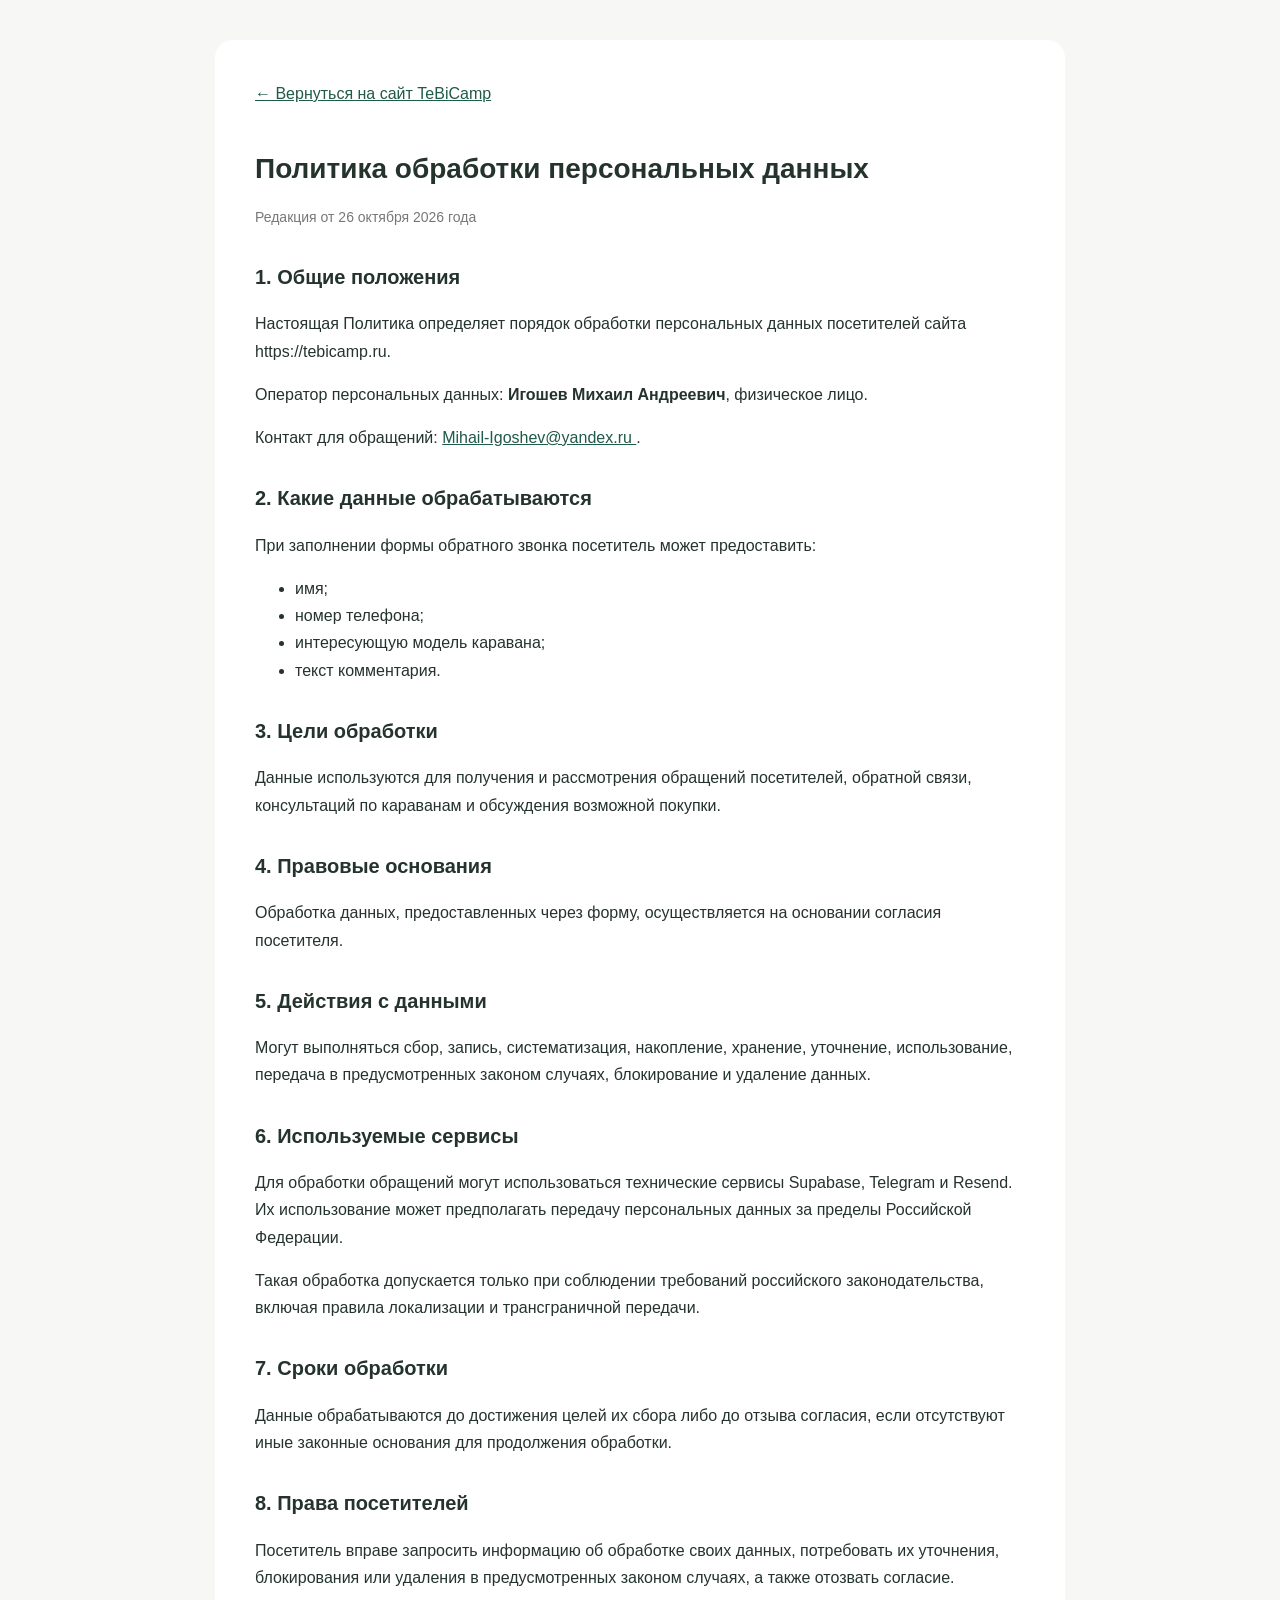
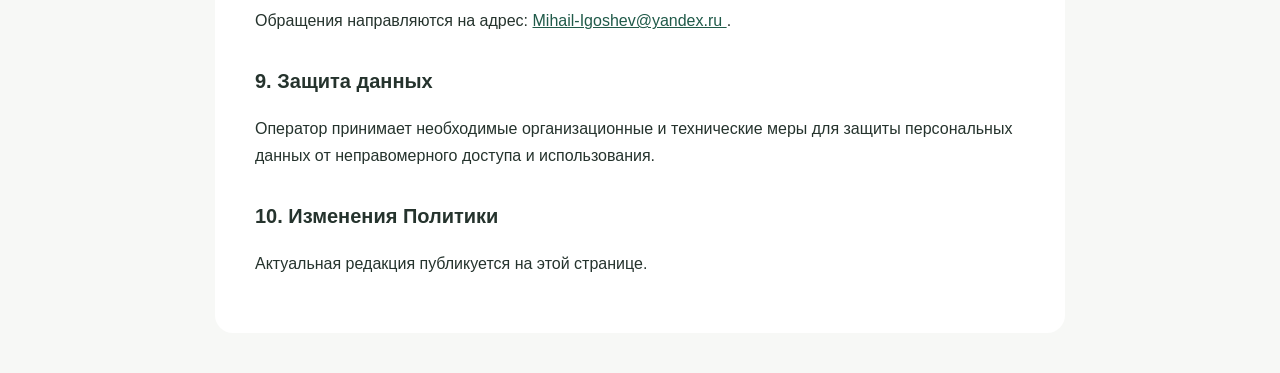
<file: privacy.html>
<!DOCTYPE html>
<html lang="ru">
<head>
  <meta charset="UTF-8">
  <meta name="viewport" content="width=device-width, initial-scale=1">
  <title>Политика обработки персональных данных — TeBiCamp</title>
  <style>
    * { box-sizing: border-box; }
    body {
      margin: 0;
      background: #f7f8f6;
      color: #25332d;
      font-family: Arial, sans-serif;
      line-height: 1.7;
    }
    main {
      max-width: 850px;
      margin: 40px auto;
      padding: 40px;
      background: white;
      border-radius: 18px;
    }
    h1 { font-size: 28px; line-height: 1.3; }
    h2 { font-size: 20px; margin-top: 30px; }
    a { color: #205a49; }
    .back { display: inline-block; margin-bottom: 25px; }
    .date { color: #777; font-size: 14px; }
    @media (max-width: 600px) {
      main { margin: 0; padding: 24px 18px; border-radius: 0; }
      h1 { font-size: 24px; }
    }
  </style>
</head>
<body>
<main>
  <a class="back" href="/">← Вернуться на сайт TeBiCamp</a>

  <h1>Политика обработки персональных данных</h1>
  <p class="date">Редакция от 26 октября 2026 года</p>

  <h2>1. Общие положения</h2>
  <p>
    Настоящая Политика определяет порядок обработки
    персональных данных посетителей сайта
    https://tebicamp.ru.
  </p>
  <p>
    Оператор персональных данных:
    <strong>Игошев Михаил Андреевич</strong>,
    физическое лицо.
  </p>
  <p>
    Контакт для обращений:
    <a href="mailto:Mihail-Igoshev@yandex.ru">
      Mihail-Igoshev@yandex.ru
    </a>.
  </p>

  <h2>2. Какие данные обрабатываются</h2>
  <p>
    При заполнении формы обратного звонка посетитель
    может предоставить:
  </p>
  <ul>
    <li>имя;</li>
    <li>номер телефона;</li>
    <li>интересующую модель каравана;</li>
    <li>текст комментария.</li>
  </ul>

  <h2>3. Цели обработки</h2>
  <p>
    Данные используются для получения и рассмотрения
    обращений посетителей, обратной связи, консультаций
    по караванам и обсуждения возможной покупки.
  </p>

  <h2>4. Правовые основания</h2>
  <p>
    Обработка данных, предоставленных через форму,
    осуществляется на основании согласия посетителя.
  </p>

  <h2>5. Действия с данными</h2>
  <p>
    Могут выполняться сбор, запись, систематизация,
    накопление, хранение, уточнение, использование,
    передача в предусмотренных законом случаях,
    блокирование и удаление данных.
  </p>

  <h2>6. Используемые сервисы</h2>
  <p>
    Для обработки обращений могут использоваться
    технические сервисы Supabase, Telegram и Resend.
    Их использование может предполагать передачу
    персональных данных за пределы Российской Федерации.
  </p>
  <p>
    Такая обработка допускается только при соблюдении
    требований российского законодательства, включая
    правила локализации и трансграничной передачи.
  </p>

  <h2>7. Сроки обработки</h2>
  <p>
    Данные обрабатываются до достижения целей их сбора
    либо до отзыва согласия, если отсутствуют иные
    законные основания для продолжения обработки.
  </p>

  <h2>8. Права посетителей</h2>
  <p>
    Посетитель вправе запросить информацию об обработке
    своих данных, потребовать их уточнения, блокирования
    или удаления в предусмотренных законом случаях,
    а также отозвать согласие.
  </p>
  <p>
    Обращения направляются на адрес:
    <a href="mailto:Mihail-Igoshev@yandex.ru">
      Mihail-Igoshev@yandex.ru
    </a>.
  </p>

  <h2>9. Защита данных</h2>
  <p>
    Оператор принимает необходимые организационные
    и технические меры для защиты персональных данных
    от неправомерного доступа и использования.
  </p>

  <h2>10. Изменения Политики</h2>
  <p>
    Актуальная редакция публикуется на этой странице.
  </p>
</main>
</body>
</html>
</file>
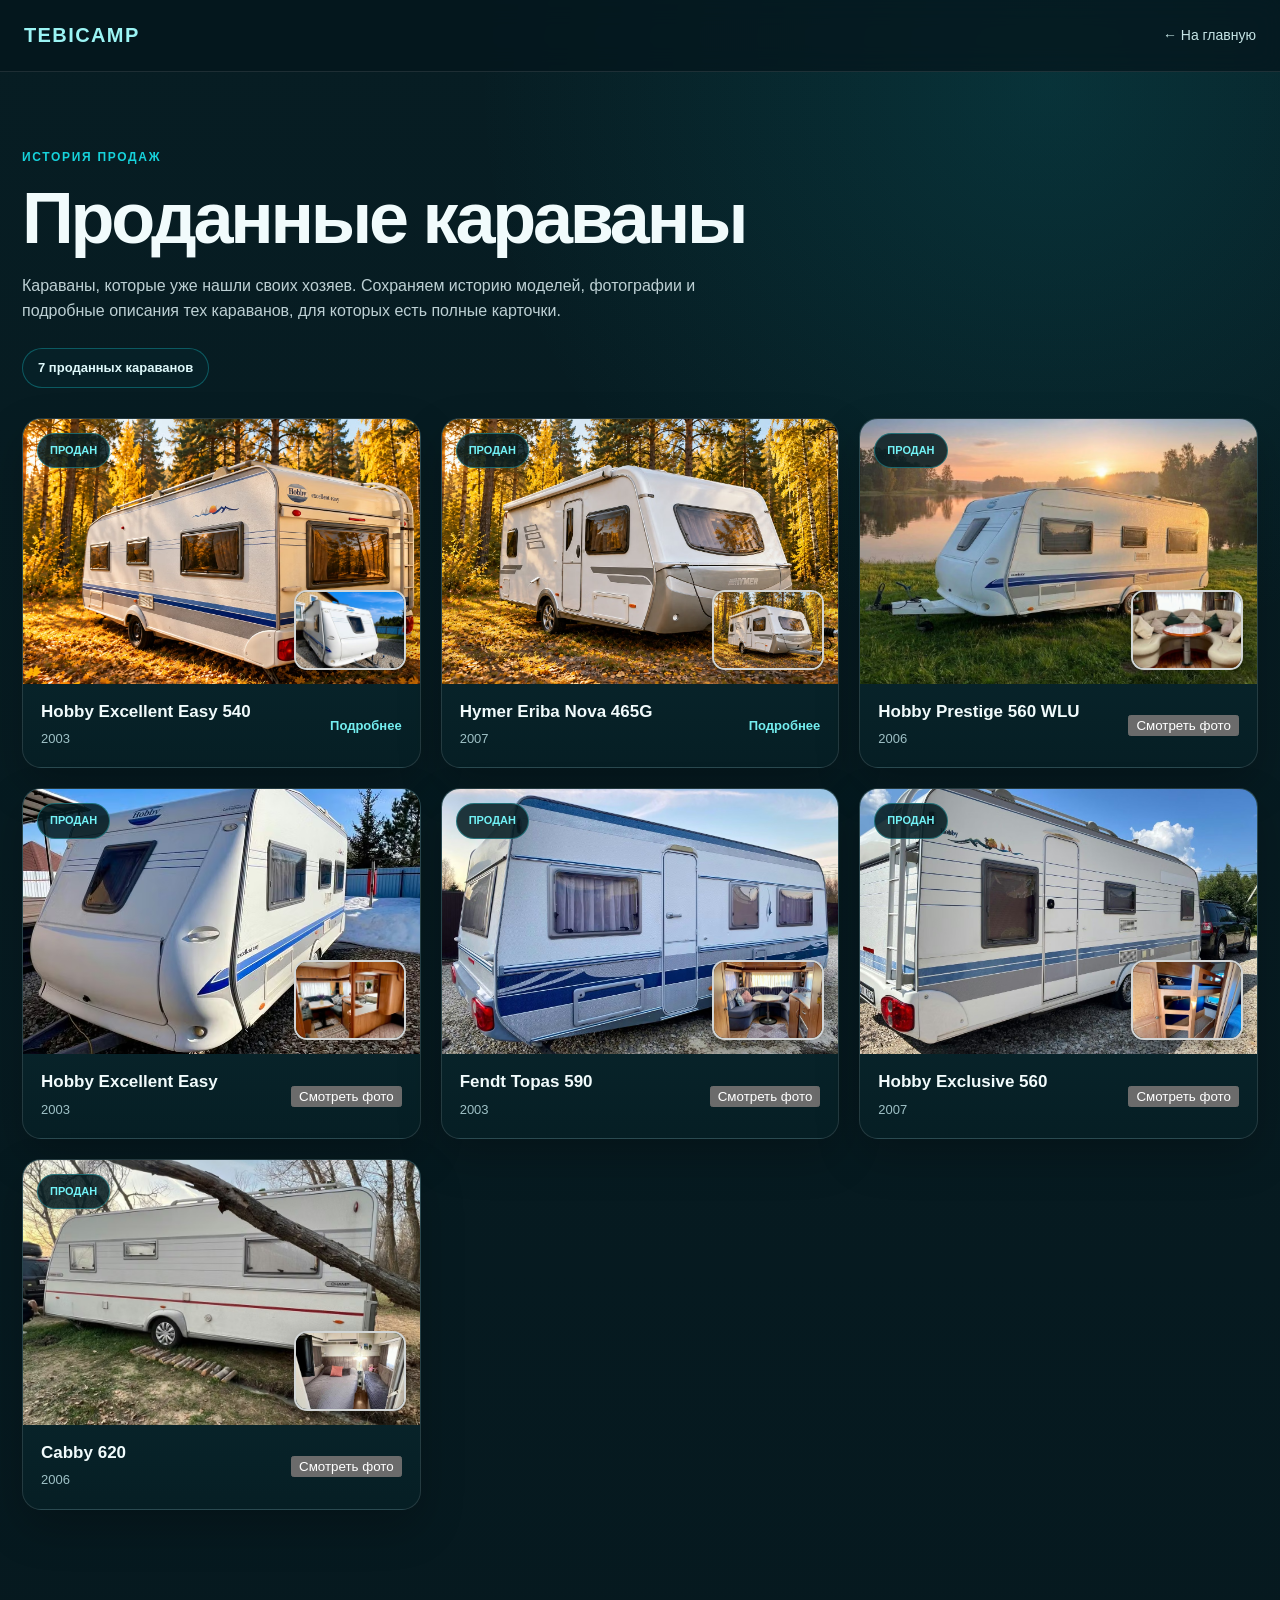
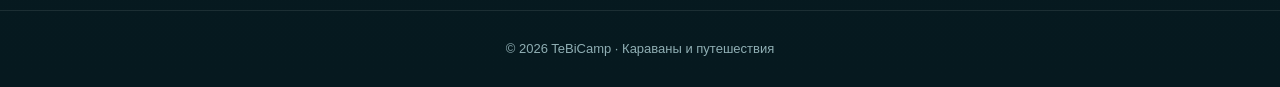
<file: sold.html>
<!doctype html>
<html lang="ru">
<head>
<meta charset="utf-8">
<meta name="viewport" content="width=device-width,initial-scale=1">
<title>Проданные караваны — TeBiCamp</title>
<meta name="description" content="Архив проданных караванов TeBiCamp: фотографии, модели и полные карточки ранее проданных прицепов-дач.">
<style>
:root{color-scheme:dark;--accent:#16d3dc;--bg:#06191f;--text:#f1fbfc;--muted:#bdd0d4}
*{box-sizing:border-box}body{margin:0;background:radial-gradient(circle at 82% 5%,rgba(17,198,207,.13),transparent 30%),linear-gradient(180deg,#071d23,var(--bg));font:16px/1.55 Arial,Helvetica,sans-serif;color:var(--text);min-height:100vh}a{color:inherit}
.header{border-bottom:1px solid rgba(255,255,255,.1);background:rgba(5,22,28,.75);backdrop-filter:blur(12px)}
.header-inner{max-width:1280px;margin:auto;padding:20px 24px;display:flex;align-items:center;justify-content:space-between;gap:20px}
.brand{font-weight:800;letter-spacing:.07em;text-decoration:none;color:#9bf4f4;font-size:20px}.back{color:#c6e5e6;text-decoration:none;font-size:14px}.back:hover,.sold-details-link:hover{color:#fff}
.sold-section{padding:76px 0 100px}.sold-wrap{width:min(1280px,calc(100% - 44px));margin:auto}.sold-kicker{color:var(--accent);text-transform:uppercase;font-weight:800;font-size:12px;letter-spacing:.14em;margin-bottom:14px}
h1{font-size:clamp(40px,6vw,72px);line-height:1.05;letter-spacing:-.045em;margin:0 0 18px}.intro{max-width:730px;color:var(--muted);margin:0 0 24px}.sold-count{display:inline-flex;padding:9px 15px;border:1px solid rgba(22,211,220,.32);background:rgba(7,36,43,.62);border-radius:99px;color:#dff9fb;font-size:13px;font-weight:700;margin-bottom:30px}
.sold-grid{display:grid;grid-template-columns:repeat(3,minmax(0,1fr));gap:20px}
.sold-card{min-width:0;overflow:hidden;border:1px solid rgba(255,255,255,.12);border-radius:19px;background:linear-gradient(180deg,rgba(14,50,58,.96),rgba(6,31,37,.98));box-shadow:0 18px 44px rgba(0,0,0,.22)}
.sold-media{height:265px;position:relative;overflow:hidden;background:#061a20}.sold-main{width:100%;height:100%;object-fit:cover;display:block;transition:transform .3s}.sold-card:hover .sold-main{transform:scale(1.02)}
.sold-badge{position:absolute;top:14px;left:14px;padding:8px 12px;border-radius:99px;background:rgba(5,28,34,.87);border:1px solid rgba(47,228,236,.36);color:#72f2f6;font-size:11px;font-weight:900;text-transform:uppercase}
.sold-thumb{position:absolute;right:14px;bottom:14px;width:112px;height:80px;padding:0;border:2px solid rgba(255,255,255,.82);border-radius:13px;overflow:hidden;background:#071d22;cursor:pointer;box-shadow:0 9px 26px rgba(0,0,0,.38)}.sold-thumb img{width:100%;height:100%;object-fit:cover}
.sold-info{padding:18px;display:flex;justify-content:space-between;align-items:center;gap:14px}.sold-info h3{font-size:17px;line-height:1.2;margin:0 0 7px}.sold-year{color:#9fc1c6;font-size:13px}.sold-details-link{color:#74eef0;text-decoration:none;font-weight:800;font-size:13px;white-space:nowrap}.sold-empty{color:var(--muted)}
.footer{border-top:1px solid rgba(255,255,255,.09);padding:28px 24px;text-align:center;color:#8faeb3;font-size:13px}
@media(max-width:980px){.sold-grid{grid-template-columns:repeat(2,minmax(0,1fr))}}
@media(max-width:650px){.header-inner{padding:16px}.sold-section{padding:54px 0 70px}.sold-wrap{width:calc(100% - 28px)}.sold-grid{grid-template-columns:1fr}.sold-media{height:245px}.sold-info{padding:17px}}
</style>
</head>
<body>
<header class="header"><div class="header-inner"><a class="brand" href="index.html">TEBICAMP</a><a class="back" href="index.html#sold">← На главную</a></div></header>
<main><section class="sold-section" aria-labelledby="sold-title"><div class="sold-wrap">
<div class="sold-kicker">История продаж</div><h1 id="sold-title">Проданные караваны</h1>
<p class="intro">Караваны, которые уже нашли своих хозяев. Сохраняем историю моделей, фотографии и подробные описания тех караванов, для которых есть полные карточки.</p>
<div class="sold-count" data-sold-count>Загружаем архив…</div>
<div class="sold-grid" id="soldDynamic" data-sold-view="all" aria-live="polite"></div>
</div></section></main>
<footer class="footer">© 2026 TeBiCamp · Караваны и путешествия</footer>
<script src="catalog-data.js?v=20261109-archive"></script>
<script src="catalog-api.js?v=20261109-archive"></script>
<script src="sold-history.js?v=20261109-archive"></script>
<script src="sold-catalog.js?v=20261109-photo-viewer2"></script>
</body></html>
</file>
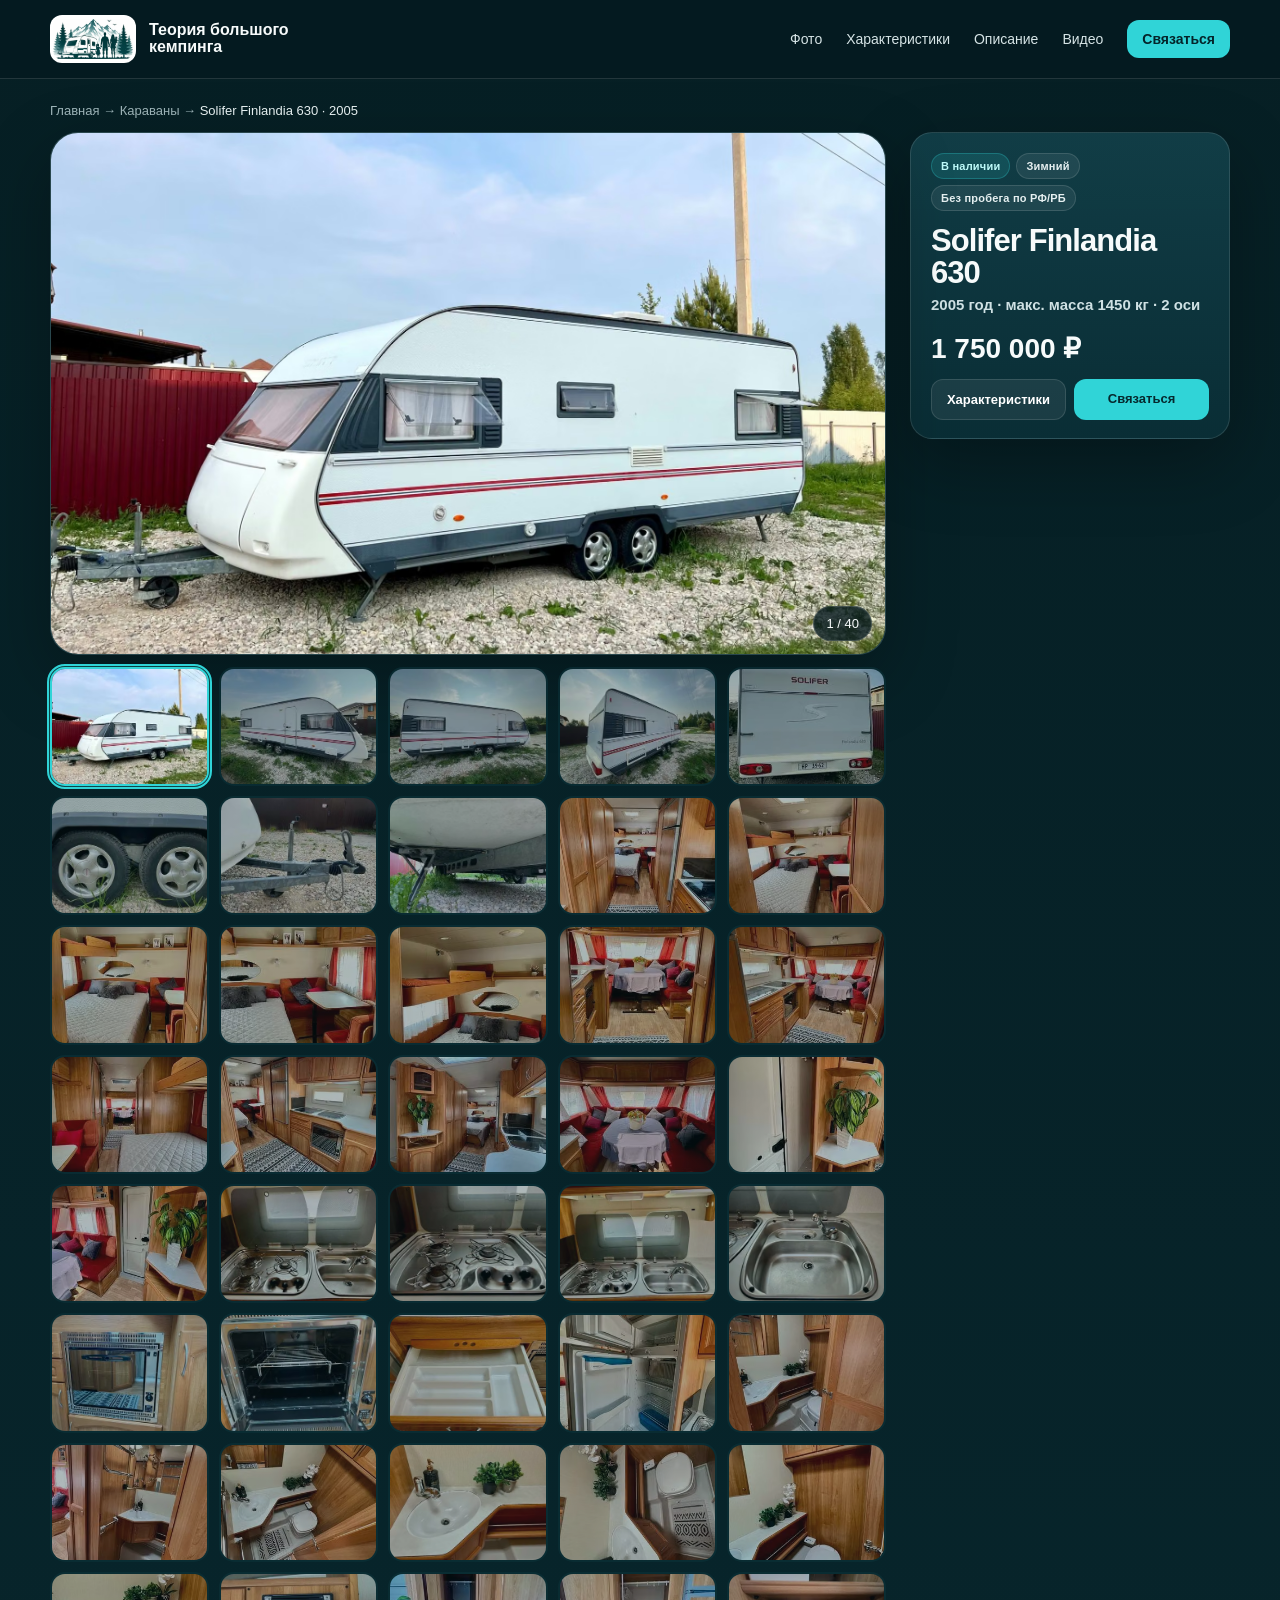
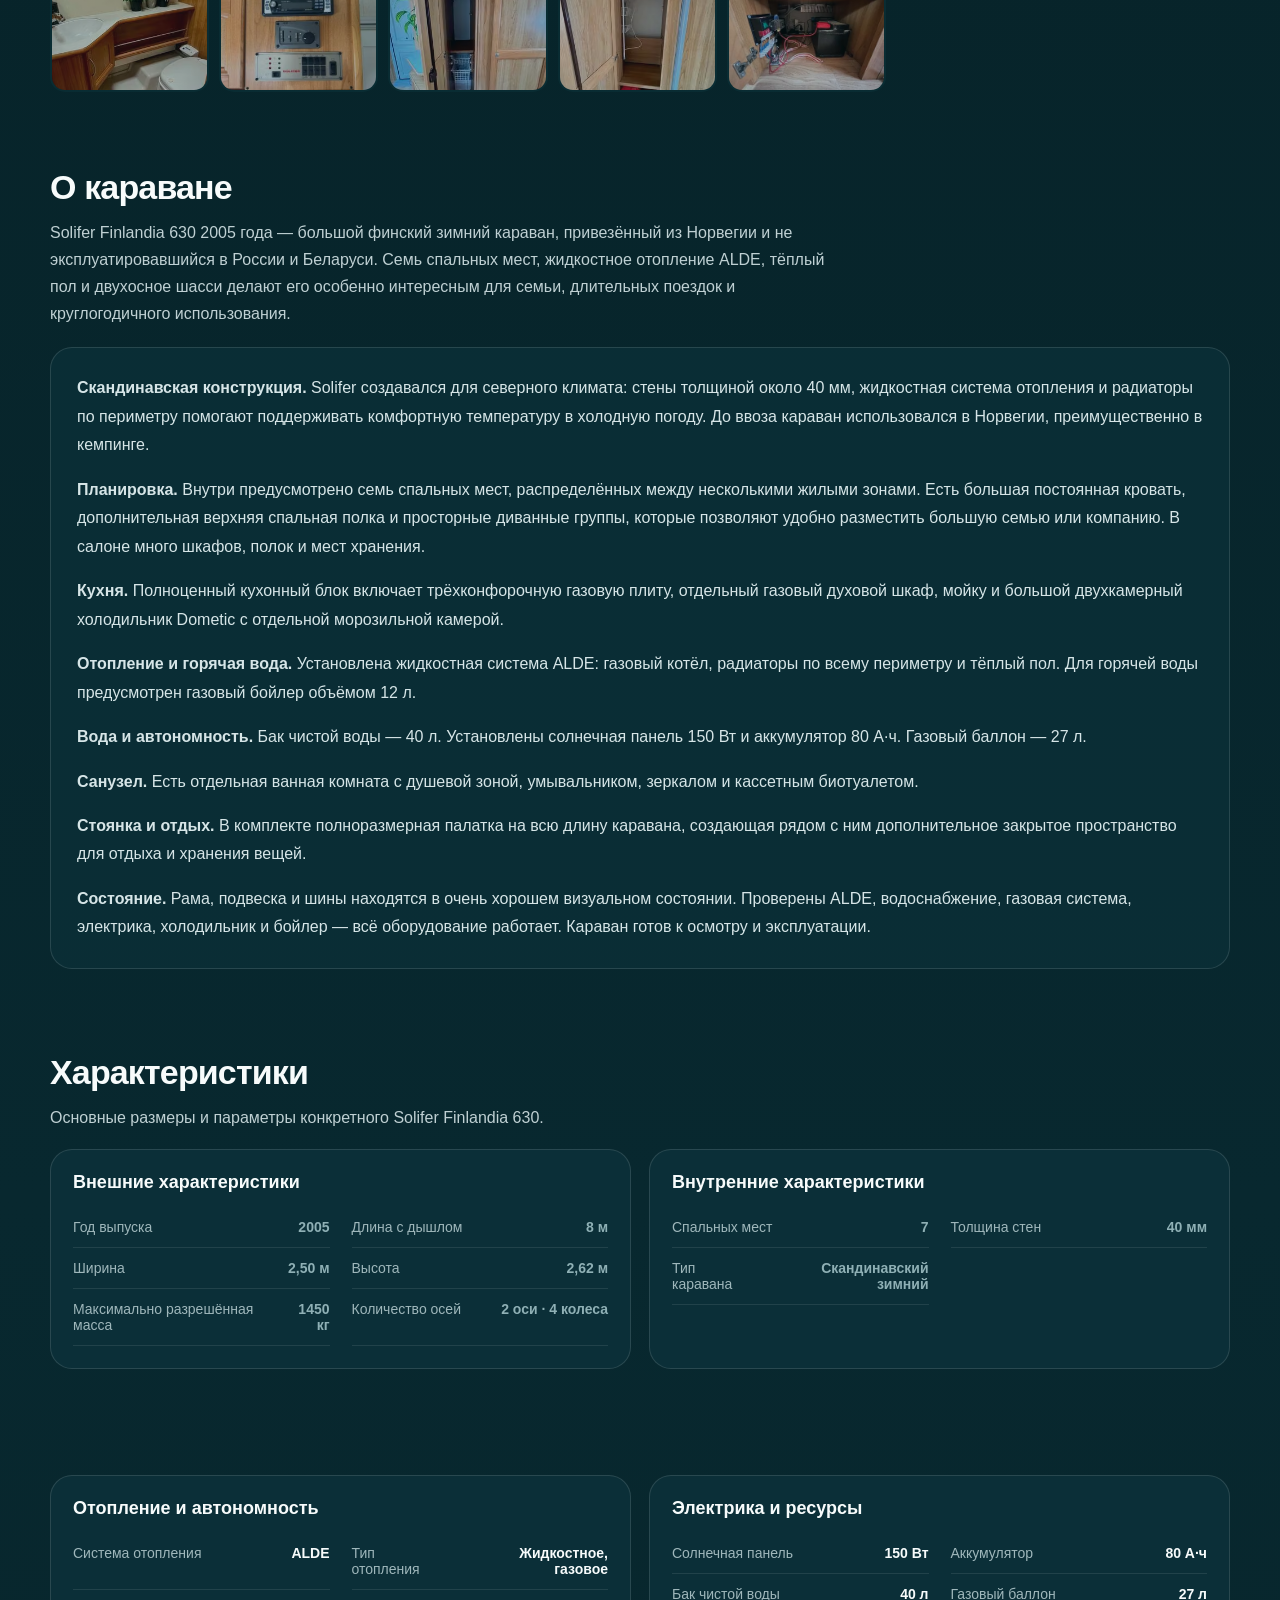
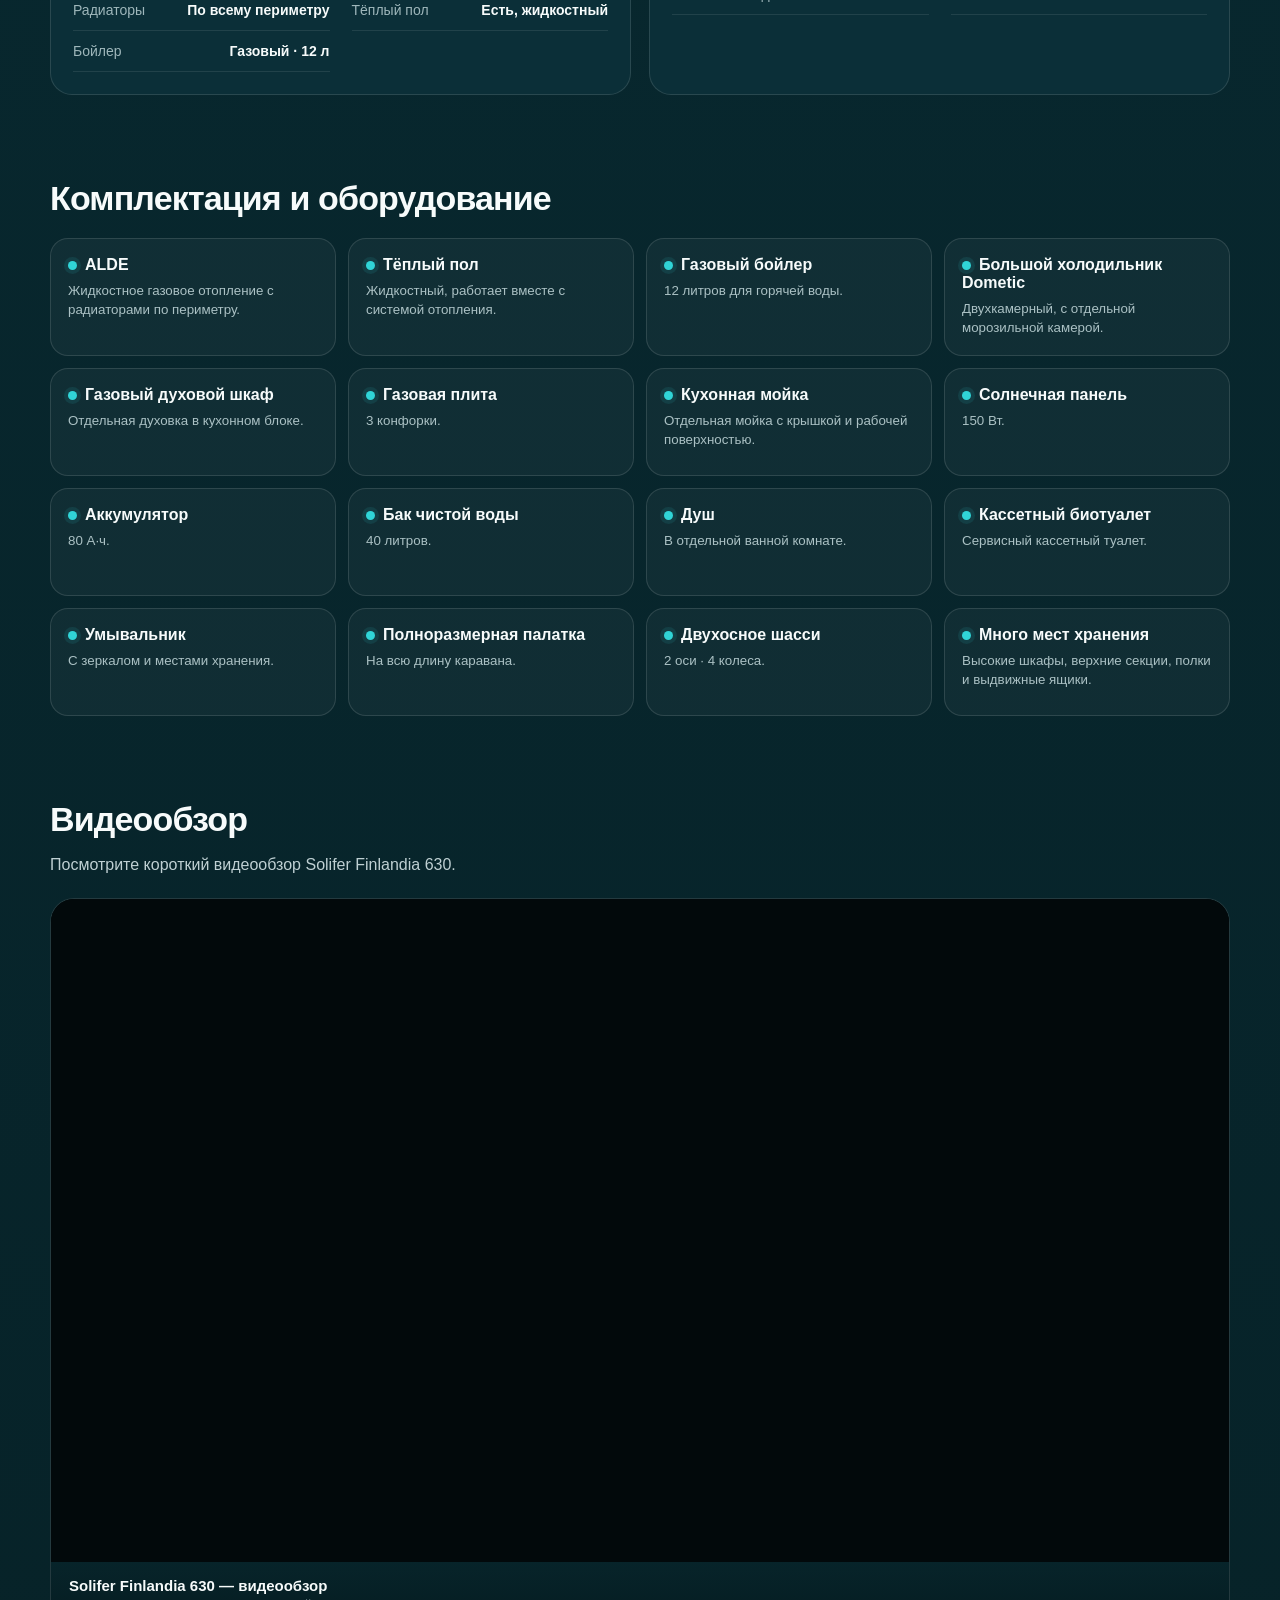
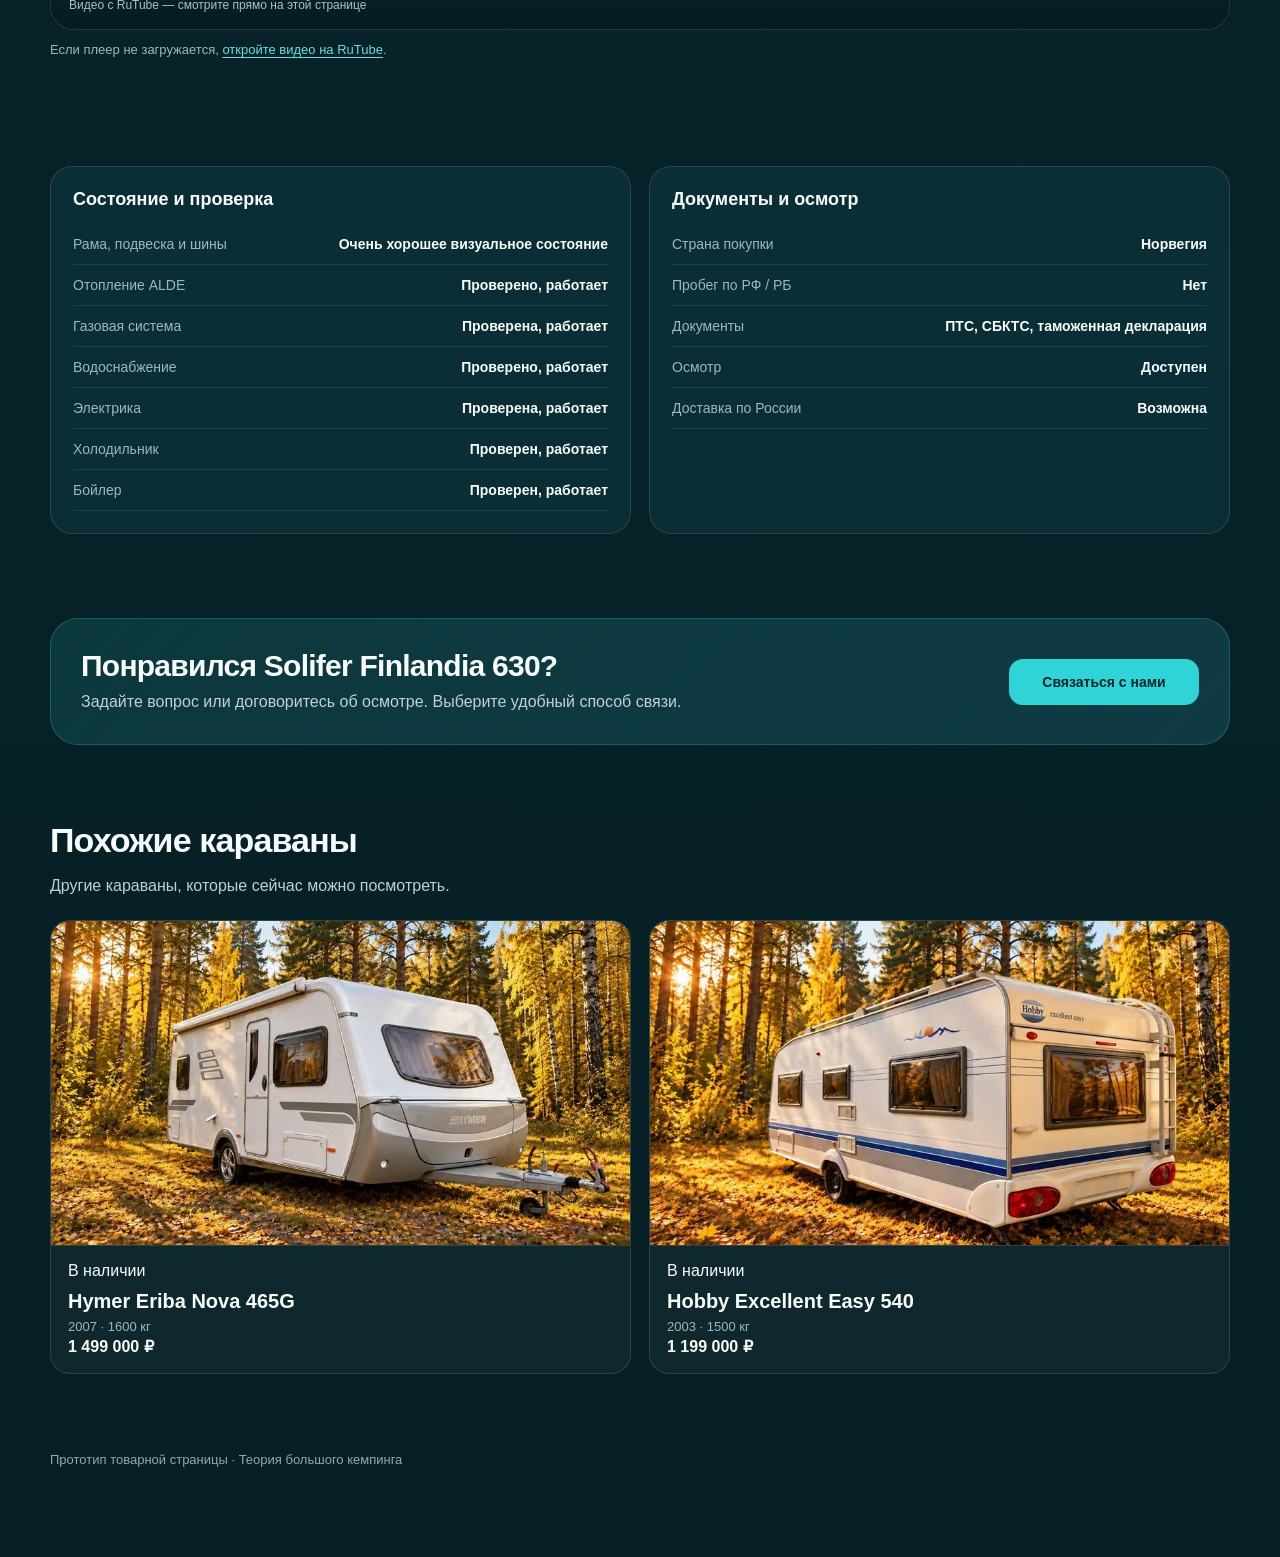
<file: solifer.html>
<!DOCTYPE html>

<html lang="ru">
<head>
<meta charset="utf-8"/>
<meta content="width=device-width,initial-scale=1" name="viewport"/>
<title>Solifer Finlandia 630 2005 — TEBICAMP</title>
<style>
:root{--bg:#08252b;--bg2:#0b3037;--card:#0f3941;--card2:#123f48;--line:rgba(255,255,255,.12);--text:#f7fbfb;--muted:#bfd0d3;--accent:#30d4d7;--accent2:#7be7df;--warm:#ffbd6b;--shadow:0 24px 70px rgba(0,0,0,.28);}
*{box-sizing:border-box} html{scroll-behavior:smooth} body{margin:0;font-family:Arial,Helvetica,sans-serif;background:linear-gradient(180deg,#061f24 0%,#08282f 44%,#061f24 100%);color:var(--text);}
a{color:inherit} .wrap{width:min(1180px,calc(100% - 40px));margin:auto} .topbar{position:sticky;top:0;z-index:40;background:rgba(5,27,32,.88);backdrop-filter:blur(18px);border-bottom:1px solid var(--line)}
.nav{height:78px;display:flex;align-items:center;gap:26px} .brand{display:flex;align-items:center;gap:13px;text-decoration:none;min-width:0} .brand img{width:86px;height:48px;object-fit:contain;background:white;border-radius:12px;padding:3px} .brand b{font-size:16px;line-height:1.05} .navlinks{display:flex;gap:24px;margin-left:auto;align-items:center} .navlinks a{text-decoration:none;color:#d6e4e6;font-size:14px} .navcta{padding:11px 15px;border-radius:12px;background:var(--accent);color:#042429!important;font-weight:700}
.breadcrumbs{padding:24px 0 14px;color:#9fb6ba;font-size:13px} .breadcrumbs span{color:#eaf4f5} .hero{display:grid;grid-template-columns:minmax(0,1.35fr) minmax(360px,.65fr);gap:28px;align-items:stretch;padding-bottom:34px} .gallery{min-width:0} .main-photo{position:relative;border-radius:28px;overflow:hidden;border:1px solid var(--line);background:#0b2d34;box-shadow:var(--shadow);aspect-ratio:16/10} .main-photo img{display:block;width:100%;height:100%;object-fit:cover} .photo-count{position:absolute;right:16px;bottom:16px;background:rgba(5,25,29,.8);border:1px solid rgba(255,255,255,.16);padding:9px 12px;border-radius:999px;font-size:13px}
.thumbs{display:grid;grid-template-columns:repeat(5,1fr);gap:10px;margin-top:12px} .thumb{position:relative;border:1px solid var(--line);background:#0b3037;border-radius:15px;overflow:hidden;aspect-ratio:4/3;cursor:pointer;padding:0} .thumb img{width:100%;height:100%;object-fit:cover;display:block;opacity:.9} .thumb.active{outline:2px solid var(--accent);outline-offset:1px} .thumb-more{position:absolute;inset:0;display:flex;align-items:center;justify-content:center;background:rgba(2,20,24,.58);font-size:20px;font-weight:700}
.product-panel{border:1px solid var(--line);background:linear-gradient(180deg,rgba(18,63,72,.94),rgba(10,47,54,.95));border-radius:28px;padding:28px;box-shadow:var(--shadow);display:flex;flex-direction:column} .status-row{display:flex;gap:8px;flex-wrap:wrap} .badge{display:inline-flex;padding:8px 11px;border-radius:999px;font-size:12px;font-weight:700;letter-spacing:.02em;background:rgba(48,212,215,.13);border:1px solid rgba(48,212,215,.28);color:#bffbfa} .badge.secondary{background:rgba(255,255,255,.07);border-color:var(--line);color:#e6f0f1} h1{font-size:46px;line-height:1.03;margin:18px 0 5px;letter-spacing:-.035em} .year{font-size:19px;color:#c6d5d7} .price{font-size:34px;font-weight:800;margin:23px 0 18px} .chips{display:flex;gap:9px;flex-wrap:wrap} .chip{padding:9px 11px;border-radius:12px;background:rgba(255,255,255,.065);border:1px solid var(--line);font-size:13px;color:#eaf5f6} .summary{margin:20px 0 0;color:var(--muted);line-height:1.63;font-size:15px} .panel-actions{margin-top:auto;padding-top:24px;display:grid;grid-template-columns:1fr 1fr;gap:10px} .btn{border:0;border-radius:14px;padding:15px 16px;font-weight:800;font-size:14px;text-align:center;text-decoration:none;cursor:pointer} .btn.primary{background:var(--accent);color:#06282d} .btn.secondary{background:rgba(255,255,255,.07);border:1px solid var(--line);color:#fff}
.section{padding:42px 0} .section h2{font-size:34px;letter-spacing:-.025em;margin:0 0 12px} .lead{max-width:780px;color:var(--muted);line-height:1.7;margin:0} .grid-2{display:grid;grid-template-columns:1fr 1fr;gap:18px;margin-top:22px} .info-card{border:1px solid var(--line);background:rgba(13,51,59,.78);border-radius:22px;padding:22px} .info-card h3{font-size:18px;margin:0 0 14px} .specs{display:grid;grid-template-columns:1fr 1fr;gap:0 22px} .spec{display:flex;justify-content:space-between;gap:20px;padding:12px 0;border-bottom:1px solid rgba(255,255,255,.09);font-size:14px} .spec span:first-child{color:#9fb7bb} .spec span:last-child{font-weight:700;text-align:right}
.equipment{display:grid;grid-template-columns:repeat(4,1fr);gap:12px;margin-top:20px} .equip{border:1px solid var(--line);background:rgba(255,255,255,.04);border-radius:18px;padding:17px;min-height:108px} .equip b{display:block;margin-bottom:7px} .equip small{color:#abc1c4;line-height:1.45} .dot{width:9px;height:9px;border-radius:50%;background:var(--accent);display:inline-block;margin-right:8px;box-shadow:0 0 0 4px rgba(48,212,215,.10)}
.longtext{margin-top:20px;border:1px solid var(--line);background:rgba(12,49,57,.72);border-radius:22px;padding:26px;line-height:1.78;color:#d6e5e7} .longtext p{margin:0 0 16px} .longtext p:last-child{margin-bottom:0} .prototype-note{margin-top:14px;padding:12px 14px;border-radius:13px;background:rgba(255,189,107,.10);border:1px solid rgba(255,189,107,.25);color:#f5cf9c;font-size:13px;line-height:1.5}
.video-demo{margin-top:20px;border:1px solid var(--line);border-radius:24px;overflow:hidden;background:#071d22;aspect-ratio:16/7;display:grid;place-items:center;position:relative} .video-demo:before{content:"";position:absolute;inset:0;background:linear-gradient(135deg,rgba(48,212,215,.12),transparent 48%),linear-gradient(0deg,rgba(0,0,0,.4),transparent)} .play{position:relative;z-index:1;width:72px;height:72px;border-radius:50%;background:#fff;color:#083038;display:grid;place-items:center;font-size:28px;padding-left:4px;box-shadow:0 14px 40px rgba(0,0,0,.28)} .video-label{position:absolute;left:20px;bottom:18px;z-index:2;font-weight:700} .video-label small{display:block;color:#b9cdd0;font-weight:400;margin-top:4px}
.cta{border:1px solid rgba(48,212,215,.25);background:linear-gradient(135deg,rgba(48,212,215,.13),rgba(18,63,72,.86));border-radius:28px;padding:30px;display:flex;align-items:center;gap:20px;justify-content:space-between} .cta h2{margin:0 0 7px;font-size:30px} .cta p{margin:0;color:#bfd2d4;line-height:1.55} .cta .btn{min-width:190px} .similar{display:grid;grid-template-columns:repeat(3,1fr);gap:15px;margin-top:20px} .similar-card{border:1px solid var(--line);background:rgba(255,255,255,.04);border-radius:20px;padding:18px;min-height:138px} .similar-card .mini-status{color:var(--accent2);font-size:12px;font-weight:700} .similar-card h3{margin:10px 0 6px;font-size:19px} .similar-card p{margin:0;color:#9fb6ba;font-size:13px}
.footer{padding:36px 0 90px;color:#91aaae;font-size:13px}
.mobile-sticky{display:none} .modal-backdrop{position:fixed;inset:0;background:rgba(2,13,16,.72);z-index:100;display:none;align-items:center;justify-content:center;padding:20px} .modal-backdrop.open{display:flex} .modal{width:min(460px,100%);background:#0d343b;border:1px solid var(--line);border-radius:24px;padding:24px;box-shadow:var(--shadow);position:relative} .modal h3{font-size:25px;margin:0 0 8px} .modal p{margin:0;color:#bcd0d2;line-height:1.55} .close{position:absolute;right:14px;top:12px;border:0;background:rgba(255,255,255,.08);color:#fff;border-radius:50%;width:36px;height:36px;font-size:22px;cursor:pointer} .contact-list{display:grid;gap:10px;margin-top:18px} .contact-list a{display:flex;align-items:center;justify-content:space-between;text-decoration:none;padding:15px 16px;border-radius:14px;background:rgba(255,255,255,.06);border:1px solid var(--line)} .contact-list strong{font-size:15px} .contact-list span{color:#9fb7bb;font-size:13px}
@media(max-width:900px){.navlinks a:not(.navcta){display:none} .hero{grid-template-columns:1fr} .product-panel{min-height:0} .equipment{grid-template-columns:repeat(2,1fr)} .specs{grid-template-columns:1fr} .grid-2{grid-template-columns:1fr} .similar{grid-template-columns:1fr} .cta{align-items:flex-start;flex-direction:column}}
@media(max-width:640px){.wrap{width:min(100% - 24px,520px)} .nav{height:66px;gap:10px} .brand img{width:62px;height:38px;border-radius:9px} .brand b{font-size:13px} .navcta{padding:9px 10px!important;font-size:12px!important} .breadcrumbs{padding:15px 0 10px;font-size:12px;white-space:nowrap;overflow:hidden;text-overflow:ellipsis} .hero{gap:16px;padding-bottom:18px} .main-photo{border-radius:20px;aspect-ratio:4/3} .thumbs{grid-template-columns:repeat(4,1fr);overflow:hidden} .thumb:nth-child(5){display:none} .product-panel{border-radius:20px;padding:20px} h1{font-size:34px;margin-top:14px} .price{font-size:28px;margin:18px 0 15px} .panel-actions{grid-template-columns:1fr} .section{padding:30px 0} .section h2{font-size:27px} .equipment{grid-template-columns:1fr 1fr;gap:9px} .equip{padding:14px;min-height:104px} .info-card{padding:18px;border-radius:18px} .longtext{padding:19px;border-radius:18px} .video-demo{aspect-ratio:16/10;border-radius:19px} .cta{padding:22px;border-radius:20px} .cta h2{font-size:25px} .footer{padding-bottom:94px} .mobile-sticky{display:flex;position:fixed;left:10px;right:10px;bottom:10px;z-index:60;background:rgba(7,31,36,.94);border:1px solid rgba(255,255,255,.14);border-radius:17px;padding:8px 8px 8px 13px;align-items:center;justify-content:space-between;gap:12px;box-shadow:0 18px 50px rgba(0,0,0,.38);backdrop-filter:blur(16px)} .mobile-sticky b{font-size:16px} .mobile-sticky button{border:0;border-radius:12px;background:var(--accent);color:#05272b;font-weight:800;padding:12px 15px}}

/* V2: cleaner first screen, swipe gallery, video, mobile overflow fixes */
.gallery-viewport{position:relative;border-radius:28px;overflow-x:auto;overflow-y:hidden;border:1px solid var(--line);background:#0b2d34;box-shadow:var(--shadow);aspect-ratio:16/10;scroll-snap-type:x mandatory;scrollbar-width:none;-webkit-overflow-scrolling:touch;touch-action:pan-x pan-y}
.gallery-viewport::-webkit-scrollbar{display:none}
.gallery-track{display:flex;width:100%;height:100%}
.gallery-slide{flex:0 0 100%;width:100%;height:100%;scroll-snap-align:start;scroll-snap-stop:always}
.gallery-slide img{display:block;width:100%;height:100%;object-fit:cover}
.equipment-template-note{margin-top:14px}
.video-demo{aspect-ratio:16/8;display:block;position:relative;overflow:hidden}
.video-demo:before{z-index:1;background:linear-gradient(0deg,rgba(2,20,24,.76),rgba(2,20,24,.08) 64%)}
.video-poster{position:absolute;inset:0;width:100%;height:100%;object-fit:cover;display:block}
.play{position:absolute;left:50%;top:50%;transform:translate(-50%,-50%);z-index:3;width:48px;height:48px;border:0;border-radius:50%;background:rgba(255,255,255,.94);color:#083038;display:grid;place-items:center;font-size:18px;padding:0 0 0 3px;box-shadow:0 10px 30px rgba(0,0,0,.28);cursor:pointer}
.video-label{left:18px;right:18px;bottom:15px;z-index:2;display:block}
.video-label b{display:block;font-size:15px}
.video-label small{font-size:12px}
.cta,.cta *{min-width:0}
.cta .btn{box-sizing:border-box;max-width:100%}
.mobile-sticky{box-sizing:border-box}
.mobile-sticky b{white-space:nowrap;line-height:1.1}
.mobile-sticky button{white-space:nowrap;box-sizing:border-box}
@media(max-width:640px){
  .gallery-viewport{border-radius:20px;aspect-ratio:4/3}
  .thumbs{display:flex;gap:8px;overflow-x:auto;padding:2px 1px 4px;scrollbar-width:none}
  .thumbs::-webkit-scrollbar{display:none}
  .thumb{flex:0 0 76px;width:76px}
  .product-panel .panel-actions{padding-top:20px}
  .video-demo{aspect-ratio:16/10}
  .play{width:44px;height:44px;font-size:16px}
  .cta{width:100%;box-sizing:border-box;overflow:hidden}
  .cta .btn{width:100%!important;min-width:0!important;display:block}
  .mobile-sticky{left:8px!important;right:8px!important;bottom:8px!important;width:auto!important;padding:7px 7px 7px 12px!important;gap:8px!important;border-radius:15px!important;display:grid!important;grid-template-columns:minmax(0,1fr) auto!important;align-items:center!important}
  .mobile-sticky b{font-size:15px!important;overflow:hidden;text-overflow:ellipsis}
  .mobile-sticky button{padding:10px 12px!important;border-radius:11px!important;font-size:13px!important;line-height:1!important}
}

/* V10 refinements */
.product-panel .year{margin-top:4px;color:#cfe1e4;font-size:15px;font-weight:700}
.product-panel .price{margin-top:10px}
.dimensions-grid-v10{margin-top:18px}
.dimensions-card .spec span:last-child{color:#8fb0b5}
.dimensions-note-v10{margin-top:12px}
.heating-card-v10{margin-top:18px}
@media(max-width:760px){
  .product-panel{padding:18px 16px!important}
  .product-panel h1{margin-bottom:2px!important}
  .product-panel .price{margin:9px 0 12px!important}
  .product-panel .panel-actions{margin-top:0!important}
  .dimensions-grid-v10{grid-template-columns:1fr!important;gap:12px!important}
  .heating-card-v10{margin-top:12px}
}
</style>
<style id="v3-gallery-sticky-fixes">
/* V3: gallery controls + compact mobile contact bar */
.thumb{transition:border-color .16s ease, box-shadow .16s ease, transform .16s ease, opacity .16s ease;border:2px solid transparent!important;outline:none!important;opacity:.68}
.thumb.active{border-color:var(--accent)!important;box-shadow:0 0 0 2px rgba(48,212,215,.20);transform:translateY(-1px);opacity:1}
.thumb:focus-visible{outline:2px solid #fff!important;outline-offset:2px!important}
.thumb img{opacity:1!important}
@media(max-width:640px){
  .thumbs{scroll-behavior:smooth;overscroll-behavior-x:contain}
  .thumb{flex:0 0 76px!important;width:76px!important;min-width:76px!important}
  .mobile-sticky{
    display:flex!important;
    position:fixed!important;
    left:50%!important;
    right:auto!important;
    transform:translateX(-50%)!important;
    bottom:calc(10px + env(safe-area-inset-bottom,0px))!important;
    width:calc(100% - 24px)!important;
    max-width:420px!important;
    min-width:0!important;
    box-sizing:border-box!important;
    z-index:60!important;
    align-items:center!important;
    justify-content:space-between!important;
    gap:12px!important;
    padding:8px 8px 8px 14px!important;
    border-radius:18px!important;
    background:rgba(7,31,36,.96)!important;
    border:1px solid rgba(255,255,255,.14)!important;
    box-shadow:0 14px 36px rgba(0,0,0,.32)!important;
    backdrop-filter:blur(14px)!important;
    -webkit-backdrop-filter:blur(14px)!important;
  }
  .sticky-price{display:flex!important;flex-direction:column!important;justify-content:center!important;min-width:0!important;gap:1px!important;line-height:1.05!important}
  .sticky-price span{font-size:10px!important;line-height:1.1!important;text-transform:uppercase!important;letter-spacing:.08em!important;color:#8faeb2!important}
  .sticky-price b{font-size:16px!important;line-height:1.18!important;white-space:nowrap!important;overflow:visible!important;text-overflow:clip!important;color:#fff!important}
  .sticky-contact-btn{flex:0 0 auto!important;min-width:118px!important;height:42px!important;padding:0 16px!important;border:0!important;border-radius:13px!important;background:var(--accent)!important;color:#06282d!important;font-size:13px!important;line-height:1!important;font-weight:800!important;display:inline-flex!important;align-items:center!important;justify-content:center!important;white-space:nowrap!important;box-sizing:border-box!important;cursor:pointer!important}
}
</style>
<style id="v4-fixes">
/* V4 — robust preview interactions and cleaner information architecture */
.gallery-slide{scroll-margin-inline-start:0}
.thumb{display:block;text-decoration:none;cursor:pointer}
.dimension-template{display:grid;grid-template-columns:repeat(2,minmax(0,1fr));gap:8px;margin-top:14px}
.dimension-template b{grid-column:1/-1;color:#dcebed;font-size:13px;margin-bottom:2px}
.dimension-template span{display:flex;align-items:center;min-height:38px;padding:9px 10px;border:1px dashed rgba(255,255,255,.14);border-radius:11px;color:#93adb1;font-size:12px;line-height:1.3}
.compact-note{margin-top:12px}
#contactModal:target{display:flex!important}
#contactModal .close{text-decoration:none;display:grid;place-items:center}
@media(max-width:640px){
  .thumbs{display:flex!important;gap:8px!important;overflow-x:auto!important;overflow-y:hidden!important;padding:2px 2px 6px!important;scrollbar-width:none!important;-webkit-overflow-scrolling:touch!important}
  .thumbs::-webkit-scrollbar{display:none!important}
  .thumb{display:block!important;flex:0 0 70px!important;width:70px!important;height:52px!important;min-width:70px!important;border-radius:10px!important;overflow:hidden!important;box-sizing:border-box!important}
  .thumb:nth-child(5){display:block!important}
  .thumb img{width:100%!important;height:100%!important;object-fit:cover!important}
  .dimension-template{grid-template-columns:1fr!important}
  .mobile-sticky{
    display:grid!important;
    grid-template-columns:minmax(0,1fr) auto!important;
    align-items:center!important;
    left:50%!important;right:auto!important;
    transform:translateX(-50%)!important;
    bottom:calc(12px + env(safe-area-inset-bottom,0px))!important;
    width:min(calc(100vw - 28px),362px)!important;
    max-width:calc(100% - 28px)!important;
    box-sizing:border-box!important;
    padding:7px!important;
    gap:10px!important;
    border-radius:18px!important;
    background:rgba(6,28,33,.97)!important;
    border:1px solid rgba(255,255,255,.16)!important;
    box-shadow:0 16px 38px rgba(0,0,0,.36)!important;
    overflow:hidden!important;
  }
  .sticky-price{display:flex!important;align-items:center!important;min-width:0!important;padding:0 8px!important}
  .sticky-price b{font-size:17px!important;line-height:1!important;white-space:nowrap!important;letter-spacing:-.02em!important;color:#fff!important}
  .sticky-contact-btn{
    display:inline-flex!important;align-items:center!important;justify-content:center!important;
    min-width:112px!important;height:44px!important;padding:0 16px!important;
    border-radius:12px!important;background:var(--accent)!important;color:#05272b!important;
    text-decoration:none!important;font-size:13px!important;font-weight:800!important;line-height:1!important;
    box-sizing:border-box!important;white-space:nowrap!important
  }
  .cta .btn,.cta .open-contact{max-width:100%!important;width:100%!important;box-sizing:border-box!important}
}
</style>
<style id="gallery-sync-style-v5">
.thumb{appearance:none;-webkit-appearance:none;text-decoration:none;color:inherit;font:inherit}
.gallery-slide img{object-position:center center!important;transform:none!important}
.thumb img{object-position:center center!important;transform:none!important}
.thumb.active{outline:2px solid var(--accent)!important;outline-offset:1px!important;border-color:var(--accent)!important}
@media(max-width:640px){
  .footer{padding-bottom:34px!important}
  .thumbs{overflow-x:auto!important;overflow-y:hidden!important;scroll-snap-type:x proximity}
  .thumb{scroll-snap-align:center;display:block!important}
}

<style id="gallery-v6-clean-state">
/* V6 — one source of truth for thumbnail state: the .active class set by JS. */
.thumbs .thumb{border:2px solid transparent!important;box-shadow:none!important;outline:none!important;opacity:.68!important;transform:none!important}
.thumbs .thumb.active{border-color:var(--accent)!important;box-shadow:0 0 0 2px rgba(48,212,215,.20)!important;opacity:1!important;transform:none!important}
</style>
<style id="gallery-v8-final-css">
/* V8: native swipe/trackpad scrolling + one synchronized thumbnail state */
.gallery-viewport{
  position:relative!important;
  overflow-x:scroll!important;
  overflow-y:hidden!important;
  -webkit-overflow-scrolling:touch!important;
  scroll-snap-type:x mandatory!important;
  scroll-behavior:auto!important;
  overscroll-behavior-x:contain!important;
  touch-action:auto!important;
}
.gallery-track{
  display:grid!important;
  grid-auto-flow:column!important;
  grid-auto-columns:100%!important;
  width:100%!important;
  height:100%!important;
}
.gallery-slide{
  position:relative!important;
  width:100%!important;
  min-width:100%!important;
  height:100%!important;
  scroll-snap-align:start!important;
  scroll-snap-stop:always!important;
}
.gallery-slide img{width:100%!important;height:100%!important;object-fit:cover!important;object-position:center center!important;display:block!important;transform:none!important}
.thumb{outline:none!important;box-shadow:none!important}
.thumb.active{outline:2px solid var(--accent)!important;outline-offset:1px!important}
.demo-photo-index{
  position:absolute;left:12px;top:12px;z-index:3;
  display:inline-flex;align-items:center;justify-content:center;
  min-width:30px;height:30px;padding:0 8px;border-radius:999px;
  background:rgba(4,31,36,.78);border:1px solid rgba(255,255,255,.18);
  color:#fff;font-size:12px;font-weight:800;line-height:1;
  pointer-events:none;
}
.thumb .demo-photo-index{left:5px;top:5px;min-width:20px;height:20px;padding:0 5px;font-size:10px}
</style>
<style id="gallery-lightbox-v21-clean">
/* V21 — single clean fullscreen gallery implementation. Older experimental
   fullscreen styles were removed to avoid cross-version conflicts. */
.gallery-main-wrap{position:relative;min-width:0}
.gallery-slide{position:relative}
.gallery-slide img{cursor:zoom-in;-webkit-tap-highlight-color:transparent}
.gallery .photo-count{z-index:5;right:14px!important;bottom:14px!important;left:auto!important;top:auto!important;white-space:nowrap}
.gallery .demo-photo-index{display:none!important}
.gallery-lightbox[hidden]{display:none!important}
.gallery-lightbox{position:fixed;inset:0;z-index:10000;background:rgba(2,10,13,.96);display:flex;align-items:center;justify-content:center;opacity:0;transition:opacity .14s ease;overscroll-behavior:contain}
.gallery-lightbox.open{opacity:1}
.gallery-lightbox-open{overflow:hidden!important}
.gallery-lightbox-stage{position:absolute!important;inset:0!important;display:block!important;overflow-x:auto!important;overflow-y:hidden!important;-webkit-overflow-scrolling:touch!important;scroll-snap-type:x mandatory!important;scroll-behavior:auto!important;overscroll-behavior-x:contain!important;touch-action:pan-x!important;scrollbar-width:none!important;user-select:none!important;-webkit-user-select:none!important}
.gallery-lightbox-stage::-webkit-scrollbar{display:none!important}
.gallery-lightbox-track{display:grid!important;grid-auto-flow:column!important;grid-auto-columns:100%!important;width:100%!important;height:100%!important;transform:none!important;transition:none!important}
.gallery-lightbox-slide{position:relative!important;width:100%!important;min-width:100%!important;height:100%!important;scroll-snap-align:start!important;scroll-snap-stop:always!important;display:flex!important;align-items:center!important;justify-content:center!important;overflow:hidden!important;background:transparent!important}
.gallery-lightbox-image{display:block!important;max-width:100%!important;max-height:100%!important;width:auto!important;height:auto!important;object-fit:contain!important;transform-origin:center center!important;will-change:transform!important;user-select:none!important;-webkit-user-select:none!important;-webkit-user-drag:none!important;touch-action:pan-x!important;background:transparent!important}
.gallery-lightbox-stage.is-zoomed{overflow:hidden!important;touch-action:none!important;scroll-snap-type:none!important}
.gallery-lightbox-stage.is-zoomed .gallery-lightbox-image{touch-action:none!important}
.gallery-lightbox-close{position:absolute;top:max(14px,env(safe-area-inset-top));right:14px;z-index:7;width:46px;height:46px;border:1px solid rgba(255,255,255,.18);border-radius:50%;background:rgba(5,25,29,.72);color:#fff;font-size:30px;line-height:1;display:grid;place-items:center;cursor:pointer;backdrop-filter:blur(12px)}
.gallery-lightbox-arrow{position:absolute;top:50%;z-index:6;transform:translateY(-50%);width:48px;height:64px;border:1px solid rgba(255,255,255,.14);border-radius:16px;background:rgba(5,25,29,.58);color:#fff;font-size:36px;display:grid!important;place-items:center;cursor:pointer;backdrop-filter:blur(10px)}
.gallery-lightbox-prev{left:18px}.gallery-lightbox-next{right:18px}
.gallery-lightbox-zoom{position:absolute;left:14px;bottom:max(16px,env(safe-area-inset-bottom));z-index:6;width:44px;height:44px;border:1px solid rgba(255,255,255,.18);border-radius:50%;background:rgba(5,25,29,.72);color:#fff;font-size:24px;line-height:1;display:grid;place-items:center;cursor:pointer;backdrop-filter:blur(10px)}
.gallery-lightbox-count{position:absolute;right:16px;bottom:max(18px,env(safe-area-inset-bottom));z-index:6;background:rgba(5,25,29,.78);border:1px solid rgba(255,255,255,.16);padding:9px 12px;border-radius:999px;font-size:13px;color:#fff;white-space:nowrap;backdrop-filter:blur(10px)}
.gallery-lightbox-hint{position:absolute;left:50%;top:max(18px,env(safe-area-inset-top));bottom:auto;transform:translateX(-50%);z-index:5;color:rgba(255,255,255,.68);font-size:11px;white-space:nowrap;pointer-events:none}
@media(max-width:767px){
 .gallery-lightbox-arrow{width:40px!important;height:52px!important;font-size:30px!important;border-radius:14px!important;background:rgba(5,25,29,.48)!important}
 .gallery-lightbox-prev{left:8px!important}.gallery-lightbox-next{right:8px!important}
 .gallery-lightbox-zoom{left:10px!important;bottom:max(12px,env(safe-area-inset-bottom))!important;width:40px!important;height:40px!important;font-size:22px!important}
 .gallery-lightbox-count{right:12px;bottom:max(14px,env(safe-area-inset-bottom));padding:8px 11px}
 .gallery-lightbox-close{width:42px;height:42px;font-size:27px;right:12px}
 .gallery-lightbox-hint{font-size:10px!important;max-width:58vw!important;text-align:center!important;white-space:normal!important}
}
</style>
<style id="v22-design-lock">
/* V22 approved product-header + related-caravan cards. Gallery mechanics untouched. */
@media (min-width:901px){
  .hero{grid-template-columns:minmax(0,1.55fr) 320px;gap:24px;align-items:start}
  .product-panel{align-self:start;min-height:0;padding:20px 20px 18px;border-radius:22px;display:block}
  .product-panel .status-row{gap:6px}
  .product-panel .badge{padding:6px 9px;font-size:11px}
  .product-panel h1{font-size:31px;line-height:1.04;margin:14px 0 5px;letter-spacing:-.03em}
  .product-panel .year{font-size:15px;line-height:1.4}
  .product-panel .price{font-size:28px;margin:17px 0 14px}
  .product-panel .panel-actions{margin-top:0;padding-top:0;gap:8px}
  .product-panel .btn{padding:12px 10px;font-size:13px;border-radius:12px}
}
.similar-section{padding-top:34px}
.similar-lead{margin-top:0}
.similar{grid-template-columns:repeat(2,minmax(0,1fr));gap:18px;align-items:stretch}
.similar-card{padding:0;min-height:0;overflow:hidden;display:flex;flex-direction:column;text-decoration:none;color:inherit;transition:transform .18s ease,border-color .18s ease,background .18s ease}
.similar-card:hover{transform:translateY(-3px);border-color:rgba(48,212,215,.36);background:rgba(255,255,255,.055)}
.similar-photo{aspect-ratio:16/9;overflow:hidden;background:#0a2b31;border-bottom:1px solid var(--line)}
.similar-photo img{width:100%;height:100%;display:block;object-fit:cover;transition:transform .25s ease}
.similar-card:hover .similar-photo img{transform:scale(1.018)}
.similar-body{padding:16px 17px 17px;display:flex;flex-direction:column;flex:1}
.similar-meta{display:flex;align-items:center;justify-content:space-between;gap:10px}
.similar-year{color:#9fb6ba;font-size:12px;font-weight:700}
.similar-card h3{margin:10px 0 5px;font-size:20px;line-height:1.15}
.similar-price{font-size:18px;font-weight:800;margin:3px 0 8px}
.similar-card p{margin:0;color:#9fb6ba;font-size:13px;line-height:1.45}
.similar-link{margin-top:auto;padding-top:13px;color:var(--accent2);font-size:13px;font-weight:800}
@media(max-width:900px){
  .similar{display:flex;grid-template-columns:none;overflow-x:auto;gap:12px;scroll-snap-type:x mandatory;scrollbar-width:none;-webkit-overflow-scrolling:touch;padding:2px 2px 8px}
  .similar::-webkit-scrollbar{display:none}
  .similar-card{flex:0 0 82%;max-width:390px;scroll-snap-align:start;border-radius:18px}
  .similar-photo{aspect-ratio:16/10}
}
@media(max-width:640px){
  .similar-card{flex-basis:86%}
  .similar-body{padding:14px 14px 15px}
  .similar-card h3{font-size:18px}
  .similar-price{font-size:17px}
}
</style>
<style id="hymer-final-real-content">
.actual-video{padding:0!important;overflow:hidden!important;display:block!important;background:#061f24!important}
.hymer-video{display:block;width:100%;max-height:72vh;background:#02090b;object-fit:contain}
.actual-video .video-label{position:static!important;padding:15px 18px 17px!important;background:linear-gradient(180deg,rgba(7,36,42,.98),rgba(5,28,33,.98))!important}
.actual-video .video-label b{display:block;margin-bottom:4px}.actual-video .video-label small{color:#a9c1c4}
@media(max-width:640px){.hymer-video{max-height:68vh}.actual-video .video-label{padding:13px 14px 15px!important}}
</style>
<style id="hymer-ready-v22-photo-fit">
/* Final Hymer build: approved V22 cover + real-photo gallery. */
.gallery-track{grid-template-rows:100%!important;align-items:stretch!important;min-height:0!important}
.gallery-slide{height:100%!important;min-height:0!important;overflow:hidden!important;background:#0b2d34}
.gallery-slide img{width:100%!important;height:100%!important;min-height:0!important;object-fit:cover!important;object-position:center center!important}
#gallery-photo-cover img{object-fit:cover!important;object-position:center center!important}
</style>
<style id="tb-detail-v34-contact">
.contact-list-v34{grid-template-columns:repeat(2,minmax(0,1fr))!important;gap:10px!important;}
.contact-list-v34 a{min-height:58px!important;justify-content:center!important;text-align:center!important;border-color:rgba(92,225,230,.20)!important;}
.contact-list-v34 a:hover{border-color:rgba(92,225,230,.55)!important;background:rgba(92,225,230,.10)!important;}
.contact-list-v34 strong{font-size:14px!important;}
</style>
<style id="tebicamp-v42-brand-icons">
/* V42 — matching vector brand icons in the caravan contact chooser. */
.contact-list-v34 a{display:flex!important;align-items:center!important;justify-content:flex-start!important;gap:11px!important;padding:9px 11px!important;text-align:left!important;}
.contact-list-v34 a .tb-brand-icon{width:36px;height:36px;flex:0 0 36px;display:flex;align-items:center;justify-content:center;border-radius:11px;overflow:hidden;background:rgba(255,255,255,.10)}
.contact-list-v34 a .tb-brand-icon.telegram{background:transparent}
.contact-list-v34 a .tb-brand-icon.avito{background:#fff}
.contact-list-v34 a .tb-brand-icon.max{background:linear-gradient(140deg,#00BFFF 0%,#471AFF 57%,#9500FF 100%)}
.contact-list-v34 a .tb-brand-icon.call{background:#24d5de;color:#063238}
.contact-list-v34 a .tb-brand-icon svg{display:block;width:30px;height:30px}
.contact-list-v34 a .tb-brand-icon.telegram svg{width:36px;height:36px}
.contact-list-v34 a .tb-brand-icon.max svg{width:32px;height:32px}
.contact-list-v34 a .tb-brand-icon.call svg{width:20px;height:20px}
.contact-list-v34 strong{font-size:14px!important;white-space:nowrap}
@media(max-width:420px){.contact-list-v34 a{gap:7px!important;padding:8px!important}.contact-list-v34 a .tb-brand-icon{width:30px;height:30px;flex-basis:30px}.contact-list-v34 a .tb-brand-icon svg{width:26px;height:26px}.contact-list-v34 a .tb-brand-icon.telegram svg{width:30px;height:30px}.contact-list-v34 strong{font-size:12px!important}}
</style>

<!-- TEBICAMP V43: встроенные видеообзоры RuTube (вместо локального MP4 и заглушек) -->
<style id="tebicamp-v43-rutube">
.tebicamp-rutube-video{aspect-ratio:auto!important;margin-top:20px!important;border-radius:24px!important;overflow:hidden!important;background:#061f24!important}
.tebicamp-rutube-video::before{display:none!important}
.tebicamp-rutube-frame{width:100%;aspect-ratio:16/9;min-height:180px;position:relative;background:#02090b;overflow:hidden}
.tebicamp-rutube-frame iframe{display:block;position:absolute;inset:0;width:100%;height:100%;border:0;background:#02090b}
.tebicamp-rutube-video .video-label{position:static!important;display:block!important;left:auto!important;right:auto!important;bottom:auto!important;padding:15px 18px 17px!important;background:linear-gradient(180deg,rgba(7,36,42,.98),rgba(5,28,33,.98))!important}
.tebicamp-rutube-video .video-label b{display:block;font-size:15px;margin-bottom:4px}
.tebicamp-rutube-video .video-label small{display:block;font-size:12px;color:#a9c1c4}
.tebicamp-rutube-fallback{font-size:13px;line-height:1.55;color:#9fb6ba;margin:10px 0 0}
.tebicamp-rutube-fallback a{color:#69dce0;text-decoration:underline;text-underline-offset:3px}
@media(max-width:640px){.tebicamp-rutube-video{border-radius:19px!important}.tebicamp-rutube-video .video-label{padding:13px 14px 15px!important}}
</style>
</head>
<body>
<header class="topbar"><div class="wrap nav"><a class="brand" href="index.html"><img alt="" src="assets-05/img_c36196f50baa52d9b9c7.avif"/><b>Теория большого<br/>кемпинга</b></a><nav class="navlinks"><a href="#gallery">Фото</a><a href="#specs">Характеристики</a><a href="#description">Описание</a><a href="#video">Видео</a><a class="navcta open-contact" href="#contactModal">Связаться</a></nav></div></header>
<main>
<div class="wrap">
<div class="breadcrumbs">Главная → Караваны → <span>Solifer Finlandia 630 · 2005</span></div>
<section class="hero" id="gallery">
<!-- APPROVED GALLERY MECHANICS: LOCKED FROM V9. Do not alter markup/CSS/JS without explicit user request. -->
<div class="gallery gallery-v9-locked">
<div class="gallery-main-wrap">
<div class="gallery-viewport" id="galleryViewport"><div class="gallery-track" id="galleryTrack"><div class="gallery-slide" id="gallery-photo-cover" tabindex="-1"><img alt="Solifer Finlandia 630 — главное фото" src="assets-03/img_a83e9412c7818932b4cf.avif"/></div><div class="gallery-slide" id="gallery-photo-1" tabindex="-1"><img alt="Solifer Finlandia 630 — фото 2" src="assets-02/img_833049133b2400105f49.avif"/></div><div class="gallery-slide" id="gallery-photo-2" tabindex="-1"><img alt="Solifer Finlandia 630 — фото 3" src="assets-02/img_db5d30554289940218e5.avif"/></div><div class="gallery-slide" id="gallery-photo-3" tabindex="-1"><img alt="Solifer Finlandia 630 — фото 4" src="assets-03/img_ae0891ba86b2a9d79ec8.avif"/></div><div class="gallery-slide" id="gallery-photo-4" tabindex="-1"><img alt="Solifer Finlandia 630 — фото 5" src="assets-02/img_d3933e4b13d27ea340dd.avif"/></div><div class="gallery-slide" id="gallery-photo-5" tabindex="-1"><img alt="Solifer Finlandia 630 — фото 6" src="assets-03/img_32935c5ce5270580c071.avif"/></div><div class="gallery-slide" id="gallery-photo-6" tabindex="-1"><img alt="Solifer Finlandia 630 — фото 7" src="assets-01/img_834c4df2092c8af57f0f.avif"/></div><div class="gallery-slide" id="gallery-photo-7" tabindex="-1"><img alt="Solifer Finlandia 630 — фото 8" src="assets-03/img_103277fc8bf07cf3ff4c.avif"/></div><div class="gallery-slide" id="gallery-photo-8" tabindex="-1"><img alt="Solifer Finlandia 630 — фото 9" src="assets-02/img_9728d78f28170244e5ff.avif"/></div><div class="gallery-slide" id="gallery-photo-9" tabindex="-1"><img alt="Solifer Finlandia 630 — фото 10" src="assets-03/img_e287c2411086387f800a.avif"/></div><div class="gallery-slide" id="gallery-photo-10" tabindex="-1"><img alt="Solifer Finlandia 630 — фото 11" src="assets-03/img_c39de55838939e539639.avif"/></div><div class="gallery-slide" id="gallery-photo-11" tabindex="-1"><img alt="Solifer Finlandia 630 — фото 12" src="assets-03/img_0477ec42339cd1e86449.avif"/></div><div class="gallery-slide" id="gallery-photo-12" tabindex="-1"><img alt="Solifer Finlandia 630 — фото 13" src="assets-03/img_6163514374caea72d1fa.avif"/></div><div class="gallery-slide" id="gallery-photo-13" tabindex="-1"><img alt="Solifer Finlandia 630 — фото 14" src="assets-02/img_938af8f353db090bfbd1.avif"/></div><div class="gallery-slide" id="gallery-photo-14" tabindex="-1"><img alt="Solifer Finlandia 630 — фото 15" src="assets-02/img_abe8542e7c0c1cfacce9.avif"/></div><div class="gallery-slide" id="gallery-photo-15" tabindex="-1"><img alt="Solifer Finlandia 630 — фото 16" src="assets-03/img_36cd6ba260f5a4b35321.avif"/></div><div class="gallery-slide" id="gallery-photo-16" tabindex="-1"><img alt="Solifer Finlandia 630 — фото 17" src="assets-02/img_e406c4d251f90f5d54a3.avif"/></div><div class="gallery-slide" id="gallery-photo-17" tabindex="-1"><img alt="Solifer Finlandia 630 — фото 18" src="assets-03/img_e981f09e11dea4054f18.avif"/></div><div class="gallery-slide" id="gallery-photo-18" tabindex="-1"><img alt="Solifer Finlandia 630 — фото 19" src="assets-02/img_ed2e49656209cd6f347d.avif"/></div><div class="gallery-slide" id="gallery-photo-19" tabindex="-1"><img alt="Solifer Finlandia 630 — фото 20" src="assets-03/img_0217f682ca428bc17367.avif"/></div><div class="gallery-slide" id="gallery-photo-20" tabindex="-1"><img alt="Solifer Finlandia 630 — фото 21" src="assets-03/img_781aaf26674ea7b4be98.avif"/></div><div class="gallery-slide" id="gallery-photo-21" tabindex="-1"><img alt="Solifer Finlandia 630 — фото 22" src="assets-01/img_812e96121202d33cb88d.avif"/></div><div class="gallery-slide" id="gallery-photo-22" tabindex="-1"><img alt="Solifer Finlandia 630 — фото 23" src="assets-02/img_5132ec13a12d00865b7a.avif"/></div><div class="gallery-slide" id="gallery-photo-23" tabindex="-1"><img alt="Solifer Finlandia 630 — фото 24" src="assets-02/img_28d332d0d80f6b9e7754.avif"/></div><div class="gallery-slide" id="gallery-photo-24" tabindex="-1"><img alt="Solifer Finlandia 630 — фото 25" src="assets-02/img_950014c4c474b6ba4da7.avif"/></div><div class="gallery-slide" id="gallery-photo-25" tabindex="-1"><img alt="Solifer Finlandia 630 — фото 26" src="assets-03/img_e19b5dc4d95577fb741f.avif"/></div><div class="gallery-slide" id="gallery-photo-26" tabindex="-1"><img alt="Solifer Finlandia 630 — фото 27" src="assets-03/img_499fb2244590abf3b15b.avif"/></div><div class="gallery-slide" id="gallery-photo-27" tabindex="-1"><img alt="Solifer Finlandia 630 — фото 28" src="assets-04/img_21fa916d121ae8547ae7.avif"/></div><div class="gallery-slide" id="gallery-photo-28" tabindex="-1"><img alt="Solifer Finlandia 630 — фото 29" src="assets-03/img_cb3dea4a4c654cf91f4e.avif"/></div><div class="gallery-slide" id="gallery-photo-29" tabindex="-1"><img alt="Solifer Finlandia 630 — фото 30" src="assets-03/img_7f90f6d1db1fa85ed161.avif"/></div><div class="gallery-slide" id="gallery-photo-30" tabindex="-1"><img alt="Solifer Finlandia 630 — фото 31" src="assets-03/img_51421761f84b17ad713b.avif"/></div><div class="gallery-slide" id="gallery-photo-31" tabindex="-1"><img alt="Solifer Finlandia 630 — фото 32" src="assets-02/img_672aa1381fdb244d0770.avif"/></div><div class="gallery-slide" id="gallery-photo-32" tabindex="-1"><img alt="Solifer Finlandia 630 — фото 33" src="assets-03/img_69cd1bee325431a54b65.avif"/></div><div class="gallery-slide" id="gallery-photo-33" tabindex="-1"><img alt="Solifer Finlandia 630 — фото 34" src="assets-03/img_e4eddc40ad4cef7a3e8d.avif"/></div><div class="gallery-slide" id="gallery-photo-34" tabindex="-1"><img alt="Solifer Finlandia 630 — фото 35" src="assets-03/img_6bc58ae00efd0a0642df.avif"/></div><div class="gallery-slide" id="gallery-photo-35" tabindex="-1"><img alt="Solifer Finlandia 630 — фото 36" src="assets-03/img_1c546c120d3f4162fb21.avif"/></div><div class="gallery-slide" id="gallery-photo-36" tabindex="-1"><img alt="Solifer Finlandia 630 — фото 37" src="assets-02/img_37e1efc0298e8fb36b0d.avif"/></div><div class="gallery-slide" id="gallery-photo-37" tabindex="-1"><img alt="Solifer Finlandia 630 — фото 38" src="assets-02/img_af0ed0eaf177ca6f8e49.avif"/></div><div class="gallery-slide" id="gallery-photo-38" tabindex="-1"><img alt="Solifer Finlandia 630 — фото 39" src="assets-04/img_82d6532ab561d165c74d.avif"/></div><div class="gallery-slide" id="gallery-photo-39" tabindex="-1"><img alt="Solifer Finlandia 630 — фото 40" src="assets-04/img_f715d74cbc51cc1a4712.avif"/></div></div></div>
<div class="photo-count" id="photoCount">1 / 40</div>
</div>
<div class="thumbs"><button aria-current="true" aria-label="Показать главное фото" aria-selected="true" class="thumb active" type="button"><img alt="Миниатюра фото 1" src="assets-05/img_26700a1f5573e796993a.avif"/></button><button aria-label="Показать фото 2" aria-selected="false" class="thumb" type="button"><img alt="Миниатюра фото 2" src="assets-05/img_44756354072c47142688.avif"/></button><button aria-label="Показать фото 3" aria-selected="false" class="thumb" type="button"><img alt="Миниатюра фото 3" src="assets-05/img_cd90fc4e2647cc1e57a0.avif"/></button><button aria-label="Показать фото 4" aria-selected="false" class="thumb" type="button"><img alt="Миниатюра фото 4" src="assets-05/img_22fc5fe4011a65ea5877.avif"/></button><button aria-label="Показать фото 5" aria-selected="false" class="thumb" type="button"><img alt="Миниатюра фото 5" src="assets-05/img_b058784b9a411af9b32f.avif"/></button><button aria-label="Показать фото 6" aria-selected="false" class="thumb" type="button"><img alt="Миниатюра фото 6" src="assets-05/img_1f4cb9ab6bee8ea0f939.avif"/></button><button aria-label="Показать фото 7" aria-selected="false" class="thumb" type="button"><img alt="Миниатюра фото 7" src="assets-05/img_2e8c2c9ee561378d5c5d.avif"/></button><button aria-label="Показать фото 8" aria-selected="false" class="thumb" type="button"><img alt="Миниатюра фото 8" src="assets-05/img_c0ff21797d446f4d68e3.avif"/></button><button aria-label="Показать фото 9" aria-selected="false" class="thumb" type="button"><img alt="Миниатюра фото 9" src="assets-03/img_ebc1a38dfdcf074b04ab.avif"/></button><button aria-label="Показать фото 10" aria-selected="false" class="thumb" type="button"><img alt="Миниатюра фото 10" src="assets-05/img_df69e0d15b024409099a.avif"/></button><button aria-label="Показать фото 11" aria-selected="false" class="thumb" type="button"><img alt="Миниатюра фото 11" src="assets-05/img_01c3da77efdac0bf8b31.avif"/></button><button aria-label="Показать фото 12" aria-selected="false" class="thumb" type="button"><img alt="Миниатюра фото 12" src="assets-05/img_d8bf3b33ed4dd09d7554.avif"/></button><button aria-label="Показать фото 13" aria-selected="false" class="thumb" type="button"><img alt="Миниатюра фото 13" src="assets-05/img_dc92d9d9158046f43ec7.avif"/></button><button aria-label="Показать фото 14" aria-selected="false" class="thumb" type="button"><img alt="Миниатюра фото 14" src="assets-05/img_207bfe185b8cfa5b4d64.avif"/></button><button aria-label="Показать фото 15" aria-selected="false" class="thumb" type="button"><img alt="Миниатюра фото 15" src="assets-05/img_00ac185405a891a6a094.avif"/></button><button aria-label="Показать фото 16" aria-selected="false" class="thumb" type="button"><img alt="Миниатюра фото 16" src="assets-05/img_43772dadaafa23775009.avif"/></button><button aria-label="Показать фото 17" aria-selected="false" class="thumb" type="button"><img alt="Миниатюра фото 17" src="assets-05/img_05f6d6e230aebd2103b5.avif"/></button><button aria-label="Показать фото 18" aria-selected="false" class="thumb" type="button"><img alt="Миниатюра фото 18" src="assets-05/img_43917431f01005425c37.avif"/></button><button aria-label="Показать фото 19" aria-selected="false" class="thumb" type="button"><img alt="Миниатюра фото 19" src="assets-05/img_e73774d97a6cbe02ea54.avif"/></button><button aria-label="Показать фото 20" aria-selected="false" class="thumb" type="button"><img alt="Миниатюра фото 20" src="assets-05/img_fc35f7a819d5a02274db.avif"/></button><button aria-label="Показать фото 21" aria-selected="false" class="thumb" type="button"><img alt="Миниатюра фото 21" src="assets-05/img_76d80931ca6f8e33a89e.avif"/></button><button aria-label="Показать фото 22" aria-selected="false" class="thumb" type="button"><img alt="Миниатюра фото 22" src="assets-05/img_a57853cfcdc10da762bf.avif"/></button><button aria-label="Показать фото 23" aria-selected="false" class="thumb" type="button"><img alt="Миниатюра фото 23" src="assets-05/img_a0ae9b4e50276494511a.avif"/></button><button aria-label="Показать фото 24" aria-selected="false" class="thumb" type="button"><img alt="Миниатюра фото 24" src="assets-05/img_239c2d8b8b5d74ea37f7.avif"/></button><button aria-label="Показать фото 25" aria-selected="false" class="thumb" type="button"><img alt="Миниатюра фото 25" src="assets-05/img_70553086fc4df9a5750e.avif"/></button><button aria-label="Показать фото 26" aria-selected="false" class="thumb" type="button"><img alt="Миниатюра фото 26" src="assets-05/img_d8178eb074f31ad8b56a.avif"/></button><button aria-label="Показать фото 27" aria-selected="false" class="thumb" type="button"><img alt="Миниатюра фото 27" src="assets-05/img_9892ff835e63746cc1b8.avif"/></button><button aria-label="Показать фото 28" aria-selected="false" class="thumb" type="button"><img alt="Миниатюра фото 28" src="assets-05/img_f1f060da8f5b77f8fdd4.avif"/></button><button aria-label="Показать фото 29" aria-selected="false" class="thumb" type="button"><img alt="Миниатюра фото 29" src="assets-05/img_5bf8024c91d280ad8a2d.avif"/></button><button aria-label="Показать фото 30" aria-selected="false" class="thumb" type="button"><img alt="Миниатюра фото 30" src="assets-05/img_ee4b59f9d526ed0cd657.avif"/></button><button aria-label="Показать фото 31" aria-selected="false" class="thumb" type="button"><img alt="Миниатюра фото 31" src="assets-05/img_18fd67c4fa50a4bfd1a2.avif"/></button><button aria-label="Показать фото 32" aria-selected="false" class="thumb" type="button"><img alt="Миниатюра фото 32" src="assets-05/img_d4a5fea0df47e80d28ec.avif"/></button><button aria-label="Показать фото 33" aria-selected="false" class="thumb" type="button"><img alt="Миниатюра фото 33" src="assets-05/img_f1c944c921a5c13a50b5.avif"/></button><button aria-label="Показать фото 34" aria-selected="false" class="thumb" type="button"><img alt="Миниатюра фото 34" src="assets-05/img_1a15ebfdbe465b906140.avif"/></button><button aria-label="Показать фото 35" aria-selected="false" class="thumb" type="button"><img alt="Миниатюра фото 35" src="assets-05/img_be6bc97350222aad2e7a.avif"/></button><button aria-label="Показать фото 36" aria-selected="false" class="thumb" type="button"><img alt="Миниатюра фото 36" src="assets-05/img_45d8637ac67b6e251e3a.avif"/></button><button aria-label="Показать фото 37" aria-selected="false" class="thumb" type="button"><img alt="Миниатюра фото 37" src="assets-05/img_4875ba6fd29cdb67bbfa.avif"/></button><button aria-label="Показать фото 38" aria-selected="false" class="thumb" type="button"><img alt="Миниатюра фото 38" src="assets-05/img_b7e5b5778308fb7fdeb6.avif"/></button><button aria-label="Показать фото 39" aria-selected="false" class="thumb" type="button"><img alt="Миниатюра фото 39" src="assets-05/img_187a3d0582288d91fbc8.avif"/></button><button aria-label="Показать фото 40" aria-selected="false" class="thumb" type="button"><img alt="Миниатюра фото 40" src="assets-05/img_11d389f4733a4404aec2.avif"/></button></div>
</div>
<aside class="product-panel">
<div class="status-row"><span class="badge">В наличии</span><span class="badge secondary">Зимний</span><span class="badge secondary">Без пробега по РФ/РБ</span></div>
<h1>Solifer Finlandia 630</h1><div class="year">2005 год · макс. масса 1450 кг · 2 оси</div>
<div class="price">1 750 000 ₽</div>
<div class="panel-actions"><a class="btn secondary" href="#specs">Характеристики</a><a class="btn primary open-contact" href="#contactModal">Связаться</a></div>
</aside>
</section>
</div>
<section class="section" id="description"><div class="wrap"><h2>О караване</h2>
<p class="lead">Solifer Finlandia 630 2005 года — большой финский зимний караван, привезённый из Норвегии и не эксплуатировавшийся в России и Беларуси. Семь спальных мест, жидкостное отопление ALDE, тёплый пол и двухосное шасси делают его особенно интересным для семьи, длительных поездок и круглогодичного использования.</p>
<div class="longtext">
<p><strong>Скандинавская конструкция.</strong> Solifer создавался для северного климата: стены толщиной около 40 мм, жидкостная система отопления и радиаторы по периметру помогают поддерживать комфортную температуру в холодную погоду. До ввоза караван использовался в Норвегии, преимущественно в кемпинге.</p>
<p><strong>Планировка.</strong> Внутри предусмотрено семь спальных мест, распределённых между несколькими жилыми зонами. Есть большая постоянная кровать, дополнительная верхняя спальная полка и просторные диванные группы, которые позволяют удобно разместить большую семью или компанию. В салоне много шкафов, полок и мест хранения.</p>
<p><strong>Кухня.</strong> Полноценный кухонный блок включает трёхконфорочную газовую плиту, отдельный газовый духовой шкаф, мойку и большой двухкамерный холодильник Dometic с отдельной морозильной камерой.</p>
<p><strong>Отопление и горячая вода.</strong> Установлена жидкостная система ALDE: газовый котёл, радиаторы по всему периметру и тёплый пол. Для горячей воды предусмотрен газовый бойлер объёмом 12 л.</p>
<p><strong>Вода и автономность.</strong> Бак чистой воды — 40 л. Установлены солнечная панель 150 Вт и аккумулятор 80 А·ч. Газовый баллон — 27 л.</p>
<p><strong>Санузел.</strong> Есть отдельная ванная комната с душевой зоной, умывальником, зеркалом и кассетным биотуалетом.</p>
<p><strong>Стоянка и отдых.</strong> В комплекте полноразмерная палатка на всю длину каравана, создающая рядом с ним дополнительное закрытое пространство для отдыха и хранения вещей.</p>
<p><strong>Состояние.</strong> Рама, подвеска и шины находятся в очень хорошем визуальном состоянии. Проверены ALDE, водоснабжение, газовая система, электрика, холодильник и бойлер — всё оборудование работает. Караван готов к осмотру и эксплуатации.</p>
</div></div></section>
<section class="section" id="specs"><div class="wrap"><h2>Характеристики</h2>
<p class="lead">Основные размеры и параметры конкретного Solifer Finlandia 630.</p>
<div class="grid-2 dimensions-grid-v10">
<div class="info-card dimensions-card"><h3>Внешние характеристики</h3><div class="specs">
<div class="spec"><span>Год выпуска</span><span>2005</span></div>
<div class="spec"><span>Длина с дышлом</span><span>8 м</span></div>
<div class="spec"><span>Ширина</span><span>2,50 м</span></div>
<div class="spec"><span>Высота</span><span>2,62 м</span></div>
<div class="spec"><span>Максимально разрешённая масса</span><span>1450 кг</span></div>
<div class="spec"><span>Количество осей</span><span>2 оси · 4 колеса</span></div>
</div></div>
<div class="info-card dimensions-card"><h3>Внутренние характеристики</h3><div class="specs">
<div class="spec"><span>Спальных мест</span><span>7</span></div>
<div class="spec"><span>Толщина стен</span><span>40 мм</span></div>
<div class="spec"><span>Тип каравана</span><span>Скандинавский зимний</span></div>
</div></div>
</div></div></section>
<section class="section"><div class="wrap"><div class="grid-2">
<div class="info-card"><h3>Отопление и автономность</h3><div class="specs">
<div class="spec"><span>Система отопления</span><span>ALDE</span></div>
<div class="spec"><span>Тип отопления</span><span>Жидкостное, газовое</span></div>
<div class="spec"><span>Радиаторы</span><span>По всему периметру</span></div>
<div class="spec"><span>Тёплый пол</span><span>Есть, жидкостный</span></div>
<div class="spec"><span>Бойлер</span><span>Газовый · 12 л</span></div>
</div></div>
<div class="info-card"><h3>Электрика и ресурсы</h3><div class="specs">
<div class="spec"><span>Солнечная панель</span><span>150 Вт</span></div>
<div class="spec"><span>Аккумулятор</span><span>80 А·ч</span></div>
<div class="spec"><span>Бак чистой воды</span><span>40 л</span></div>
<div class="spec"><span>Газовый баллон</span><span>27 л</span></div>
</div></div>
</div></div></section>
<section class="section"><div class="wrap"><h2>Комплектация и оборудование</h2><div class="equipment">
<div class="equip"><b><span class="dot"></span>ALDE</b><small>Жидкостное газовое отопление с радиаторами по периметру.</small></div>
<div class="equip"><b><span class="dot"></span>Тёплый пол</b><small>Жидкостный, работает вместе с системой отопления.</small></div>
<div class="equip"><b><span class="dot"></span>Газовый бойлер</b><small>12 литров для горячей воды.</small></div>
<div class="equip"><b><span class="dot"></span>Большой холодильник Dometic</b><small>Двухкамерный, с отдельной морозильной камерой.</small></div>
<div class="equip"><b><span class="dot"></span>Газовый духовой шкаф</b><small>Отдельная духовка в кухонном блоке.</small></div>
<div class="equip"><b><span class="dot"></span>Газовая плита</b><small>3 конфорки.</small></div>
<div class="equip"><b><span class="dot"></span>Кухонная мойка</b><small>Отдельная мойка с крышкой и рабочей поверхностью.</small></div>
<div class="equip"><b><span class="dot"></span>Солнечная панель</b><small>150 Вт.</small></div>
<div class="equip"><b><span class="dot"></span>Аккумулятор</b><small>80 А·ч.</small></div>
<div class="equip"><b><span class="dot"></span>Бак чистой воды</b><small>40 литров.</small></div>
<div class="equip"><b><span class="dot"></span>Душ</b><small>В отдельной ванной комнате.</small></div>
<div class="equip"><b><span class="dot"></span>Кассетный биотуалет</b><small>Сервисный кассетный туалет.</small></div>
<div class="equip"><b><span class="dot"></span>Умывальник</b><small>С зеркалом и местами хранения.</small></div>
<div class="equip"><b><span class="dot"></span>Полноразмерная палатка</b><small>На всю длину каравана.</small></div>
<div class="equip"><b><span class="dot"></span>Двухосное шасси</b><small>2 оси · 4 колеса.</small></div>
<div class="equip"><b><span class="dot"></span>Много мест хранения</b><small>Высокие шкафы, верхние секции, полки и выдвижные ящики.</small></div>
</div></div></section>
<section class="section" id="video"><div class="wrap">
<h2>Видеообзор</h2>
<p class="lead">Посмотрите короткий видеообзор Solifer Finlandia 630.</p>
<div class="video-demo actual-video tebicamp-rutube-video">
<div class="tebicamp-rutube-frame">
<iframe src="https://rutube.ru/play/embed/a25f35420f1c81d2265aea7719964c9c" title="Solifer Finlandia 630 — видеообзор" loading="lazy" allow="autoplay; fullscreen; picture-in-picture; clipboard-write" referrerpolicy="strict-origin-when-cross-origin" allowfullscreen></iframe>
</div>
<div class="video-label"><b>Solifer Finlandia 630 — видеообзор</b><small>Видео с RuTube — смотрите прямо на этой странице</small></div>
</div>
<p class="tebicamp-rutube-fallback">Если плеер не загружается, <a href="https://rutube.ru/shorts/a25f35420f1c81d2265aea7719964c9c/" target="_blank" rel="noopener noreferrer">откройте видео на RuTube</a>.</p>
</div></section>
<section class="section"><div class="wrap"><div class="grid-2">
<div class="info-card"><h3>Состояние и проверка</h3>
<div class="spec"><span>Рама, подвеска и шины</span><span>Очень хорошее визуальное состояние</span></div>
<div class="spec"><span>Отопление ALDE</span><span>Проверено, работает</span></div>
<div class="spec"><span>Газовая система</span><span>Проверена, работает</span></div>
<div class="spec"><span>Водоснабжение</span><span>Проверено, работает</span></div>
<div class="spec"><span>Электрика</span><span>Проверена, работает</span></div>
<div class="spec"><span>Холодильник</span><span>Проверен, работает</span></div>
<div class="spec"><span>Бойлер</span><span>Проверен, работает</span></div>
</div>
<div class="info-card"><h3>Документы и осмотр</h3>
<div class="spec"><span>Страна покупки</span><span>Норвегия</span></div>
<div class="spec"><span>Пробег по РФ / РБ</span><span>Нет</span></div>
<div class="spec"><span>Документы</span><span>ПТС, СБКТС, таможенная декларация</span></div>
<div class="spec"><span>Осмотр</span><span>Доступен</span></div>
<div class="spec"><span>Доставка по России</span><span>Возможна</span></div>
</div></div></div></section>
<section class="section"><div class="wrap"><div class="cta"><div><h2>Понравился Solifer Finlandia 630?</h2><p>Задайте вопрос или договоритесь об осмотре. Выберите удобный способ связи.</p></div><a class="btn primary open-contact" href="#contactModal">Связаться с нами</a></div></div></section>
<section class="section similar-section"><div class="wrap"><h2>Похожие караваны</h2><p class="lead similar-lead">Другие караваны, которые сейчас можно посмотреть.</p><div class="similar">
<a aria-label="Открыть карточку Hymer Eriba Nova 465G" class="similar-card" data-tebicamp-product="hymer" href="hymer.html">
<div class="similar-photo"><img alt="Hymer Eriba Nova 465G" src="assets-04/img_8eb684cf51f3683a05bb.avif"/></div><div class="similar-body"><div class="similar-status">В наличии</div><h3>Hymer Eriba Nova 465G</h3><p>2007 · 1600 кг</p><strong>1 499 000 ₽</strong></div></a>
<a aria-label="Открыть карточку Hobby Excellent Easy 540" class="similar-card" data-tebicamp-product="hobby" href="hobby.html">
<div class="similar-photo"><img alt="Hobby Excellent Easy 540" src="assets-05/img_af72fed2eb93f6995263.avif"/></div><div class="similar-body"><div class="similar-status">В наличии</div><h3>Hobby Excellent Easy 540</h3><p>2003 · 1500 кг</p><strong>1 199 000 ₽</strong></div></a>
</div></div></section>
</main>
<footer class="footer"><div class="wrap">Прототип товарной страницы · Теория большого кемпинга</div></footer>
<div class="modal-backdrop" id="contactModal"><div class="modal"><a aria-label="Закрыть" class="close" href="#">×</a><h3>Как вам удобнее связаться?</h3><p>Выберите способ связи.</p><div class="contact-list contact-list-v34"><a href="https://t.me/Mikhail_Igoshev" rel="noopener" target="_blank"><span aria-hidden="true" class="tb-brand-icon telegram"><svg class="tb-brand-svg" xmlns="http://www.w3.org/2000/svg" viewBox="0 0 24 24" aria-hidden="true" focusable="false"><circle cx="12" cy="12" r="12" fill="#fff"/><path fill="#229ED9" d="M11.944 0A12 12 0 0 0 0 12a12 12 0 0 0 12 12 12 12 0 0 0 12-12A12 12 0 0 0 12 0a12 12 0 0 0-.056 0zm4.962 7.224c.1-.002.321.023.465.14a.506.506 0 0 1 .171.325c.016.093.036.306.02.472-.18 1.898-.962 6.502-1.36 8.627-.168.9-.499 1.201-.82 1.23-.696.065-1.225-.46-1.9-.902-1.056-.693-1.653-1.124-2.678-1.8-1.185-.78-.417-1.21.258-1.91.177-.184 3.247-2.977 3.307-3.23.007-.032.014-.15-.056-.212s-.174-.041-.249-.024c-.106.024-1.793 1.14-5.061 3.345-.48.33-.913.49-1.302.48-.428-.008-1.252-.241-1.865-.44-.752-.245-1.349-.374-1.297-.789.027-.216.325-.437.893-.663 3.498-1.524 5.83-2.529 6.998-3.014 3.332-1.386 4.025-1.627 4.476-1.635z"/></svg></span><strong>Telegram</strong></a><a href="https://www.avito.ru/brands/6ffa36b3d1b1782c004bfdda2e42d545?src=sharing" rel="noopener noreferrer" target="_blank"><span aria-hidden="true" class="tb-brand-icon avito"><svg class="tb-brand-svg" xmlns="http://www.w3.org/2000/svg" viewBox="0 0 24 24" aria-hidden="true" focusable="false"><circle cx="9.46" cy="5.58" r="1.96" fill="#965EEB"/><circle cx="16.32" cy="7.91" r="4.27" fill="#00AAFF"/><circle cx="8.53" cy="14.9" r="5.24" fill="#00D66A"/><circle cx="17.7" cy="15.72" r="3.06" fill="#FF405C"/></svg></span><strong>Авито</strong></a><a href="tel:+79261611143"><span aria-hidden="true" class="tb-brand-icon call"><svg class="tb-brand-svg" xmlns="http://www.w3.org/2000/svg" viewBox="0 0 24 24" aria-hidden="true" focusable="false"><path d="M6.4 3.7c-.6-.7-1.5-.7-2.2-.1L2.7 5.2c-.9.9-1 2.4-.5 4.1 1.5 5.1 6.5 10.1 11.6 11.6 1.7.5 3.2.4 4.1-.5l1.6-1.5c.6-.7.6-1.6-.1-2.2l-3.1-2.5c-.6-.5-1.4-.4-2 .1l-1.4 1.3a16.4 16.4 0 0 1-4.5-4.5l1.3-1.4c.5-.6.6-1.4.1-2L6.4 3.7Z" fill="none" stroke="currentColor" stroke-width="1.8" stroke-linejoin="round" stroke-linecap="round"/></svg></span><strong>Позвонить</strong></a><a href="https://max.ru/u/f9LHodD0cOJiRgRCtS3AyCzgzmAvNwEFGILRyKDIdDW09dQNtsURGi65IlA" rel="noopener noreferrer" target="_blank"><span aria-hidden="true" class="tb-brand-icon max"><svg class="tb-brand-svg" xmlns="http://www.w3.org/2000/svg" viewBox="0 0 48 48" aria-hidden="true" focusable="false"><path fill="#fff" fill-rule="evenodd" d="M24 4.3C12.4 4.3 4.8 12.4 4.8 23.9c0 5.9 1.8 11.1 5.2 15.1.5.6.7 1.4.7 2.1l.2 2.5c.2 2.3 2.1 3.2 4.1 2.4 2.6-1.1 4.6-2.6 6.2-4.3 1.2.2 2.4.3 3.6.3 11.5 0 19.3-8.4 19.3-19.1C44.1 12.7 35.9 4.3 24 4.3Zm.2 9.1c-6.3 0-10.3 4.4-10.3 10.6 0 3.2.8 6.2 2.5 8.4.6.8 1.2.9 2 .4l2.8-1.9c1.8 1.3 4 2 6.3 2 5.8 0 9.6-4.1 9.6-9.2 0-6.1-4.9-10.9-10.9-10.9Z"/></svg></span><strong>MAX</strong></a></div></div></div>
<div aria-hidden="true" aria-label="Полноэкранный просмотр фотографий" aria-modal="true" class="gallery-lightbox" hidden="" id="galleryLightbox" role="dialog">
<button aria-label="Закрыть полноэкранный просмотр" class="gallery-lightbox-close" id="galleryLightboxClose" type="button">×</button>
<button aria-label="Предыдущее фото" class="gallery-lightbox-arrow gallery-lightbox-prev" id="galleryLightboxPrev" type="button">‹</button>
<div class="gallery-lightbox-stage" id="galleryLightboxStage"><div class="gallery-lightbox-track" id="galleryLightboxTrack"></div></div>
<button aria-label="Следующее фото" class="gallery-lightbox-arrow gallery-lightbox-next" id="galleryLightboxNext" type="button">›</button>
<button aria-label="Увеличить фото" class="gallery-lightbox-zoom" id="galleryLightboxZoom" type="button">＋</button>
<div class="gallery-lightbox-count" id="galleryLightboxCount">1 / 5</div>
<div class="gallery-lightbox-hint">Свайпайте фото · нажмите ＋ или увеличьте двумя пальцами</div>
</div><script id="gallery-v20-sync">
(function(){
  var viewport=document.getElementById('galleryViewport');
  var slides=Array.prototype.slice.call(document.querySelectorAll('.gallery-slide'));
  var thumbsWrap=document.querySelector('.thumbs');
  var thumbs=Array.prototype.slice.call(document.querySelectorAll('.thumbs .thumb'));
  var count=document.getElementById('photoCount');
  var lightbox=document.getElementById('galleryLightbox');
  var lightboxStage=document.getElementById('galleryLightboxStage');
  var lightboxTrack=document.getElementById('galleryLightboxTrack');
  var lightboxCount=document.getElementById('galleryLightboxCount');
  var closeBtn=document.getElementById('galleryLightboxClose');
  var prevBtn=document.getElementById('galleryLightboxPrev');
  var nextBtn=document.getElementById('galleryLightboxNext');
  var zoomBtn=document.getElementById('galleryLightboxZoom');
  if(!viewport||!slides.length||!thumbs.length)return;

  var current=0, raf=0, settle=0, lbSettle=0;
  var lbZoom=1, lbPanX=0, lbPanY=0;
  var pinchActive=false, pinchStartDist=0, pinchStartZoom=1;
  var panStart=null, panBaseX=0, panBaseY=0;

  function clamp(i){return Math.max(0,Math.min(i,slides.length-1));}
  function slideLeft(i){return Math.max(0,slides[i].offsetLeft-slides[0].offsetLeft);}
  function nearestIndex(){
    var x=viewport.scrollLeft,best=0,bestDist=Infinity;
    slides.forEach(function(s,i){var d=Math.abs(slideLeft(i)-x);if(d<bestDist){bestDist=d;best=i;}});
    return clamp(best);
  }
  function revealThumb(i){
    if(!thumbsWrap||!thumbs[i])return;
    var t=thumbs[i],left=t.offsetLeft,right=left+t.offsetWidth;
    var visL=thumbsWrap.scrollLeft,visR=visL+thumbsWrap.clientWidth;
    if(left<visL)thumbsWrap.scrollLeft=Math.max(0,left-8);
    else if(right>visR)thumbsWrap.scrollLeft=Math.max(0,right-thumbsWrap.clientWidth+8);
  }
  function updateCounts(i){
    var label=(i+1)+' / '+slides.length;
    if(count)count.textContent=label;
    if(lightboxCount)lightboxCount.textContent=label;
  }
  function setActive(i,moveThumb){
    i=clamp(i);current=i;
    thumbs.forEach(function(t,n){
      var on=n===i;t.classList.toggle('active',on);t.setAttribute('aria-selected',on?'true':'false');
      if(on)t.setAttribute('aria-current','true');else t.removeAttribute('aria-current');
    });
    updateCounts(i);if(moveThumb)revealThumb(i);
  }
  function goTo(i){
    i=clamp(i);var target=slideLeft(i);viewport.scrollLeft=target;setActive(i,true);
    requestAnimationFrame(function(){viewport.scrollLeft=target;setActive(i,true);});
  }
  thumbs.forEach(function(t,i){
    t.type='button';t.dataset.index=String(i);
    t.addEventListener('click',function(e){e.preventDefault();e.stopPropagation();goTo(i);});
  });
  function syncMainGallery(){
    cancelAnimationFrame(raf);
    raf=requestAnimationFrame(function(){var i=nearestIndex();if(i!==current)setActive(i,true);});
    clearTimeout(settle);
    settle=setTimeout(function(){setActive(nearestIndex(),true);},110);
  }
  viewport.addEventListener('scroll',syncMainGallery,{passive:true});
  if('onscrollend' in viewport)viewport.addEventListener('scrollend',function(){setActive(nearestIndex(),true);});

  function slideImage(i){return slides[i]?slides[i].querySelector('img'):null;}
  function lbImage(i){
    if(!lightboxTrack)return null;var s=lightboxTrack.children[i];return s?s.querySelector('img'):null;
  }
  function buildLightbox(){
    if(!lightboxTrack||lightboxTrack.children.length===slides.length)return;
    lightboxTrack.innerHTML='';
    slides.forEach(function(slide,i){
      var src=slideImage(i),shell=document.createElement('div'),img=document.createElement('img');
      shell.className='gallery-lightbox-slide';img.className='gallery-lightbox-image';img.draggable=false;
      img.alt=src?(src.alt||('Фото '+(i+1))):('Фото '+(i+1));img.src=src?(src.currentSrc||src.src):'';
      shell.appendChild(img);lightboxTrack.appendChild(shell);
    });
  }
  function lbWidth(){return Math.max(1,lightboxStage?lightboxStage.clientWidth:window.innerWidth);}
  function lbIndexFromScroll(){return clamp(Math.round((lightboxStage?lightboxStage.scrollLeft:0)/lbWidth()));}
  function setLbScroll(i,behavior){
    if(!lightboxStage)return;i=clamp(i);var left=i*lbWidth();
    try{lightboxStage.scrollTo({left:left,top:0,behavior:behavior||'auto'});}catch(e){lightboxStage.scrollLeft=left;}
  }
  function applyZoom(){
    var img=lbImage(current);if(!img)return;
    img.style.transform='translate3d('+lbPanX+'px,'+lbPanY+'px,0) scale('+lbZoom+')';
    if(lightboxStage)lightboxStage.classList.toggle('is-zoomed',lbZoom>1.01);
    if(zoomBtn){zoomBtn.textContent=lbZoom>1.01?'−':'＋';zoomBtn.setAttribute('aria-label',lbZoom>1.01?'Уменьшить фото':'Увеличить фото');}
  }
  function resetZoom(){
    var img=lbImage(current);if(img)img.style.transform='translate3d(0,0,0) scale(1)';
    lbZoom=1;lbPanX=0;lbPanY=0;pinchActive=false;panStart=null;
    if(lightboxStage)lightboxStage.classList.remove('is-zoomed');
    if(zoomBtn){zoomBtn.textContent='＋';zoomBtn.setAttribute('aria-label','Увеличить фото');}
  }
  function syncMainFromLightbox(i){
    i=clamp(i);var target=slideLeft(i);viewport.scrollLeft=target;setActive(i,true);
    requestAnimationFrame(function(){viewport.scrollLeft=target;});
  }
  function commitLbIndex(i,syncMain){
    i=clamp(i);
    if(i!==current)resetZoom();
    current=i;setActive(i,true);
    if(syncMain)syncMainFromLightbox(i);
  }
  function openLightbox(i){
    if(!lightbox)return;buildLightbox();resetZoom();
    lightbox.hidden=false;lightbox.setAttribute('aria-hidden','false');document.body.classList.add('gallery-lightbox-open');lightbox.classList.add('open');
    current=clamp(i);setActive(current,true);
    requestAnimationFrame(function(){setLbScroll(current,'auto');requestAnimationFrame(function(){setLbScroll(current,'auto');});});
  }
  function closeLightbox(){
    if(!lightbox)return;
    var closingIndex=lbIndexFromScroll();
    commitLbIndex(closingIndex,false);resetZoom();
    lightbox.classList.remove('open');lightbox.setAttribute('aria-hidden','true');document.body.classList.remove('gallery-lightbox-open');
    setTimeout(function(){lightbox.hidden=true;goTo(closingIndex);},160);
    setTimeout(function(){goTo(closingIndex);},360);
  }
  function lbGo(i){
    if(lbZoom>1.01)resetZoom();i=clamp(i);current=i;setActive(i,true);setLbScroll(i,'smooth');
  }

  slides.forEach(function(slide,i){
    var img=slide.querySelector('img');if(!img)return;
    img.setAttribute('role','button');img.setAttribute('tabindex','0');img.setAttribute('aria-label','Открыть фото '+(i+1)+' на весь экран');
    img.addEventListener('click',function(e){e.preventDefault();openLightbox(i);});
    img.addEventListener('keydown',function(e){if(e.key==='Enter'||e.key===' '){e.preventDefault();openLightbox(i);}});
  });
  if(closeBtn)closeBtn.addEventListener('click',function(e){e.stopPropagation();closeLightbox();});
  if(prevBtn)prevBtn.addEventListener('click',function(e){e.stopPropagation();if(current>0)lbGo(current-1);});
  if(nextBtn)nextBtn.addEventListener('click',function(e){e.stopPropagation();if(current<slides.length-1)lbGo(current+1);});
  if(zoomBtn)zoomBtn.addEventListener('click',function(e){
    e.stopPropagation();
    if(lbZoom>1.01)resetZoom();else{lbZoom=2;lbPanX=0;lbPanY=0;applyZoom();}
  });
  if(lightbox)lightbox.addEventListener('click',function(e){if(e.target===lightbox)closeLightbox();});

  if(lightboxStage){
    /* One-finger swipe at 1x is 100% native browser scrolling. This listener only
       observes the result; it never prevents that gesture. */
    lightboxStage.addEventListener('scroll',function(){
      if(lbZoom>1.01)return;
      var i=lbIndexFromScroll();
      if(i!==current){current=i;setActive(i,true);}
      clearTimeout(lbSettle);
      lbSettle=setTimeout(function(){var n=lbIndexFromScroll();commitLbIndex(n,true);},120);
    },{passive:true});
    if('onscrollend' in lightboxStage)lightboxStage.addEventListener('scrollend',function(){if(lbZoom<=1.01)commitLbIndex(lbIndexFromScroll(),true);});

    /* Pinch and pan are intercepted only when two fingers are used, or while zoomed. */
    lightboxStage.addEventListener('touchstart',function(e){
      if(e.touches.length===2){
        var dx=e.touches[0].clientX-e.touches[1].clientX,dy=e.touches[0].clientY-e.touches[1].clientY;
        pinchStartDist=Math.max(1,Math.hypot(dx,dy));pinchStartZoom=lbZoom;pinchActive=true;panStart=null;e.preventDefault();
      }else if(e.touches.length===1 && lbZoom>1.01){
        panStart={x:e.touches[0].clientX,y:e.touches[0].clientY};panBaseX=lbPanX;panBaseY=lbPanY;e.preventDefault();
      }
    },{passive:false});
    lightboxStage.addEventListener('touchmove',function(e){
      if(pinchActive && e.touches.length===2){
        var dx=e.touches[0].clientX-e.touches[1].clientX,dy=e.touches[0].clientY-e.touches[1].clientY;
        var d=Math.max(1,Math.hypot(dx,dy));lbZoom=Math.max(1,Math.min(4,pinchStartZoom*(d/pinchStartDist)));
        if(lbZoom<=1.01){lbZoom=1;lbPanX=0;lbPanY=0;}applyZoom();e.preventDefault();
      }else if(lbZoom>1.01 && panStart && e.touches.length===1){
        lbPanX=panBaseX+(e.touches[0].clientX-panStart.x);lbPanY=panBaseY+(e.touches[0].clientY-panStart.y);applyZoom();e.preventDefault();
      }
    },{passive:false});
    lightboxStage.addEventListener('touchend',function(e){
      if(e.touches.length<2)pinchActive=false;
      if(e.touches.length===0)panStart=null;
      if(lbZoom<=1.01){lbZoom=1;lbPanX=0;lbPanY=0;applyZoom();}
    },{passive:true});
    lightboxStage.addEventListener('touchcancel',function(){pinchActive=false;panStart=null;},{passive:true});
    lightboxStage.addEventListener('dblclick',function(e){
      e.preventDefault();if(lbZoom>1.01)resetZoom();else{lbZoom=2;lbPanX=0;lbPanY=0;applyZoom();}
    });
  }

  document.addEventListener('keydown',function(e){
    if(!lightbox||lightbox.hidden)return;
    if(e.key==='Escape')closeLightbox();
    else if(e.key==='ArrowLeft'&&lbZoom<=1.01&&current>0)lbGo(current-1);
    else if(e.key==='ArrowRight'&&lbZoom<=1.01&&current<slides.length-1)lbGo(current+1);
  });
  window.addEventListener('resize',function(){goTo(current);if(lightbox&&!lightbox.hidden)setLbScroll(current,'auto');});
  setActive(0,false);
})();
</script>
<script id="tebicamp-single-file-router-child">
(function(){document.addEventListener('click',function(e){var a=e.target.closest&&e.target.closest('a.similar-card[data-tebicamp-product]');if(!a)return;if(window.parent!==window){e.preventDefault();var product=a.getAttribute('data-tebicamp-product');try{window.parent.postMessage({type:'tebicamp-product-nav',product:product},'*');}catch(err){}}},true);})();
</script>
</body></html>
</file>
<file: portrait-fit.css>
/* Portrait source files remain intact and are letterboxed in square frames. */
#caravanCards .photo.tb-portrait-frame,
.similar-photo.tb-portrait-frame,
.thumb.tb-portrait-frame,
.gallery-viewport.tb-portrait-frame{aspect-ratio:1/1!important;height:auto!important;min-height:0!important;max-height:none!important;background:#0b252b!important}
.card-media.tb-portrait-frame{aspect-ratio:1/1!important;min-height:0!important;background:#0b252b!important}
.tb-portrait-frame img.tb-portrait-photo{object-fit:contain!important;object-position:center!important;transform:none!important}
#galleryViewport.tb-portrait-frame .gallery-slide img{object-fit:contain!important;object-position:center!important;transform:none!important}
/* Fullscreen gallery: use the entire viewport without cropping or distorting originals. */
.gallery-lightbox-image,
.gallery-lightbox-image.tb-portrait-photo{
  box-sizing:border-box!important;
  display:block!important;
  width:100%!important;
  height:100%!important;
  max-width:100%!important;
  max-height:100%!important;
  padding:0!important;
  margin:0!important;
  object-fit:contain!important;
  object-position:center!important;
  background:transparent!important;
}
</file>
